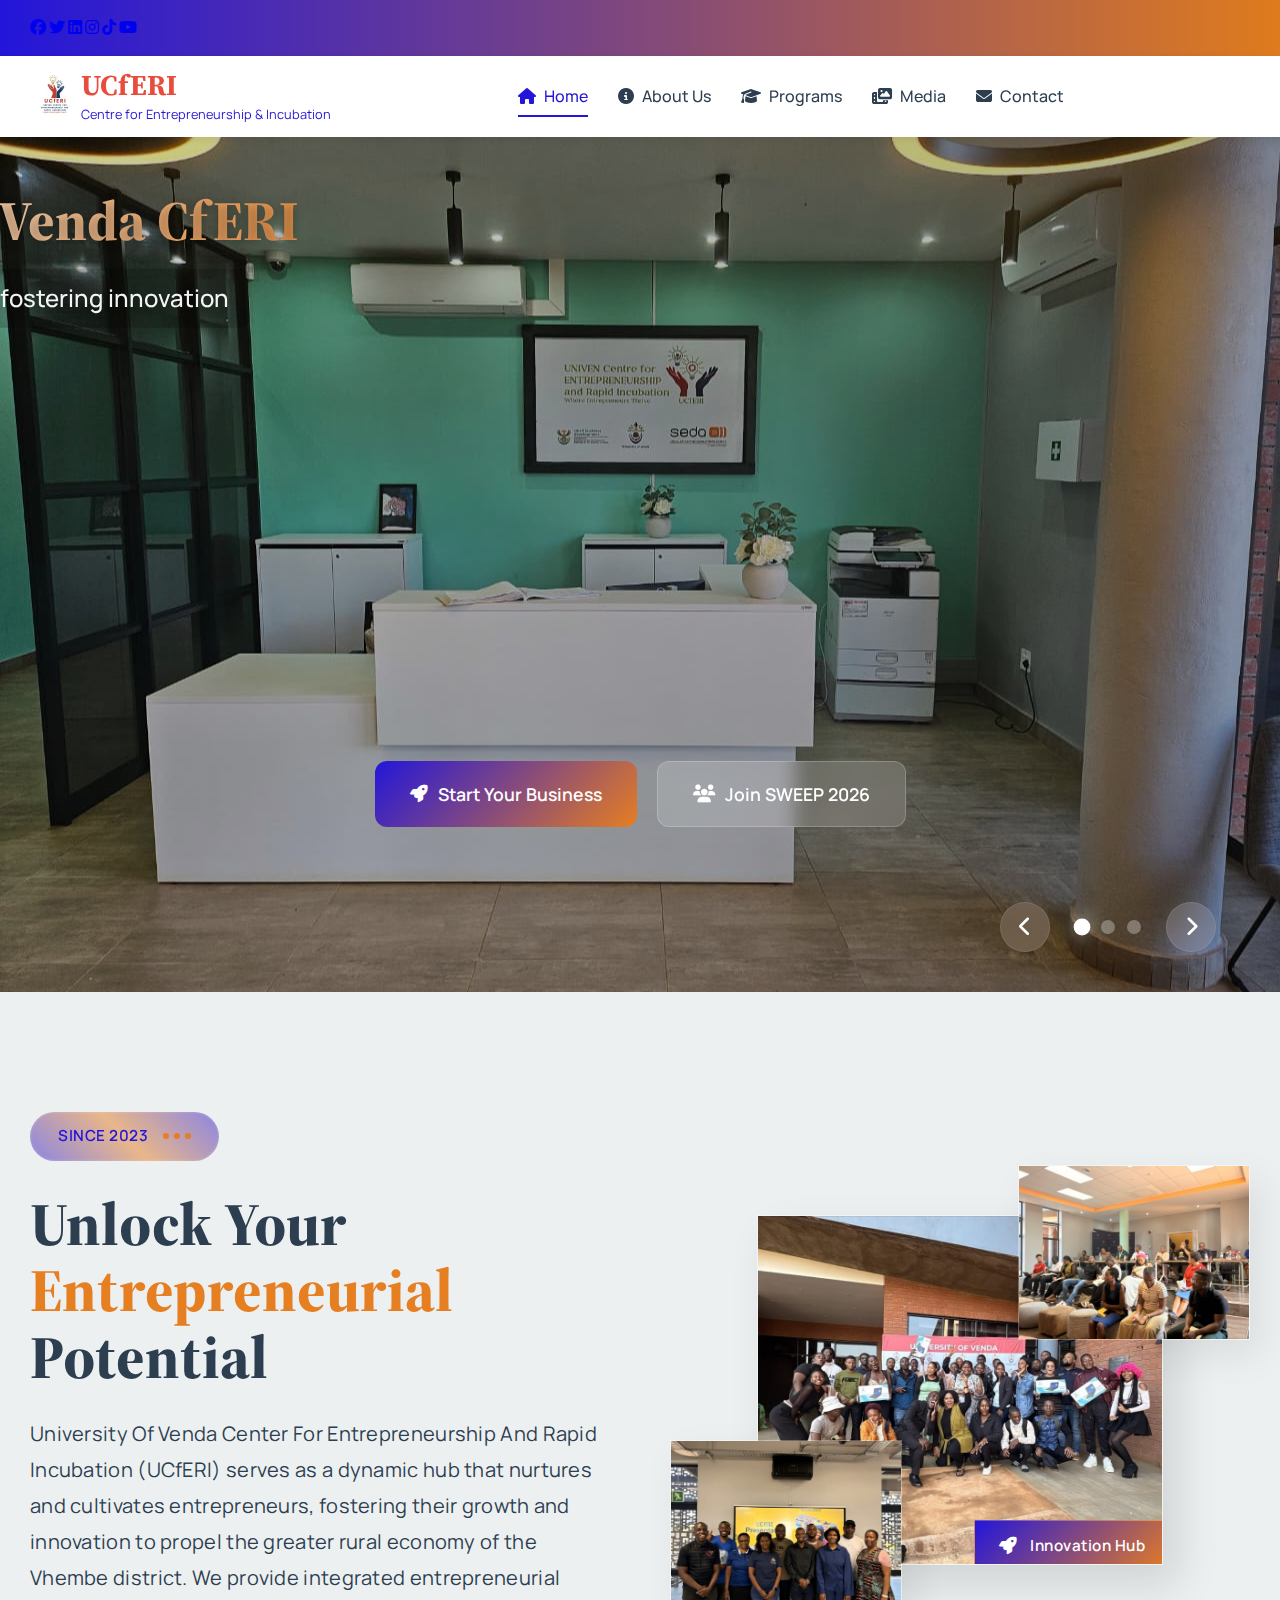
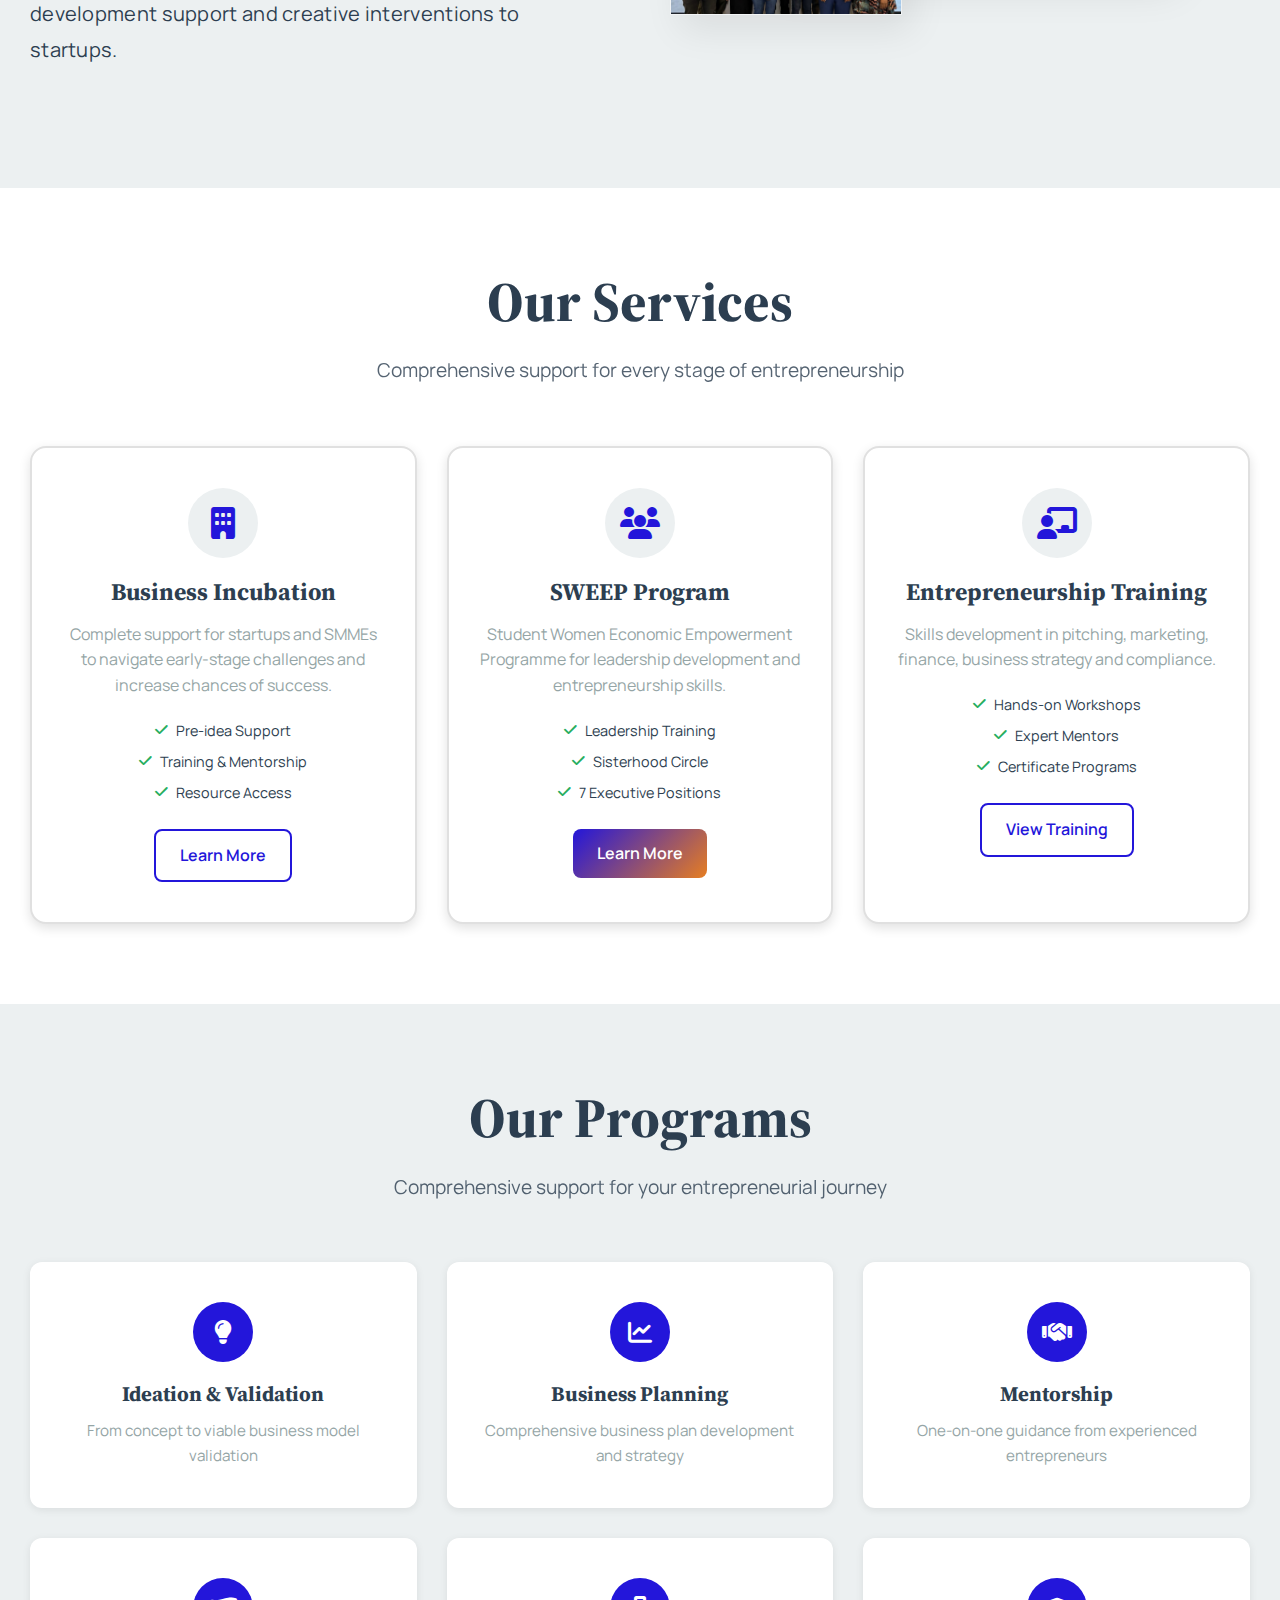
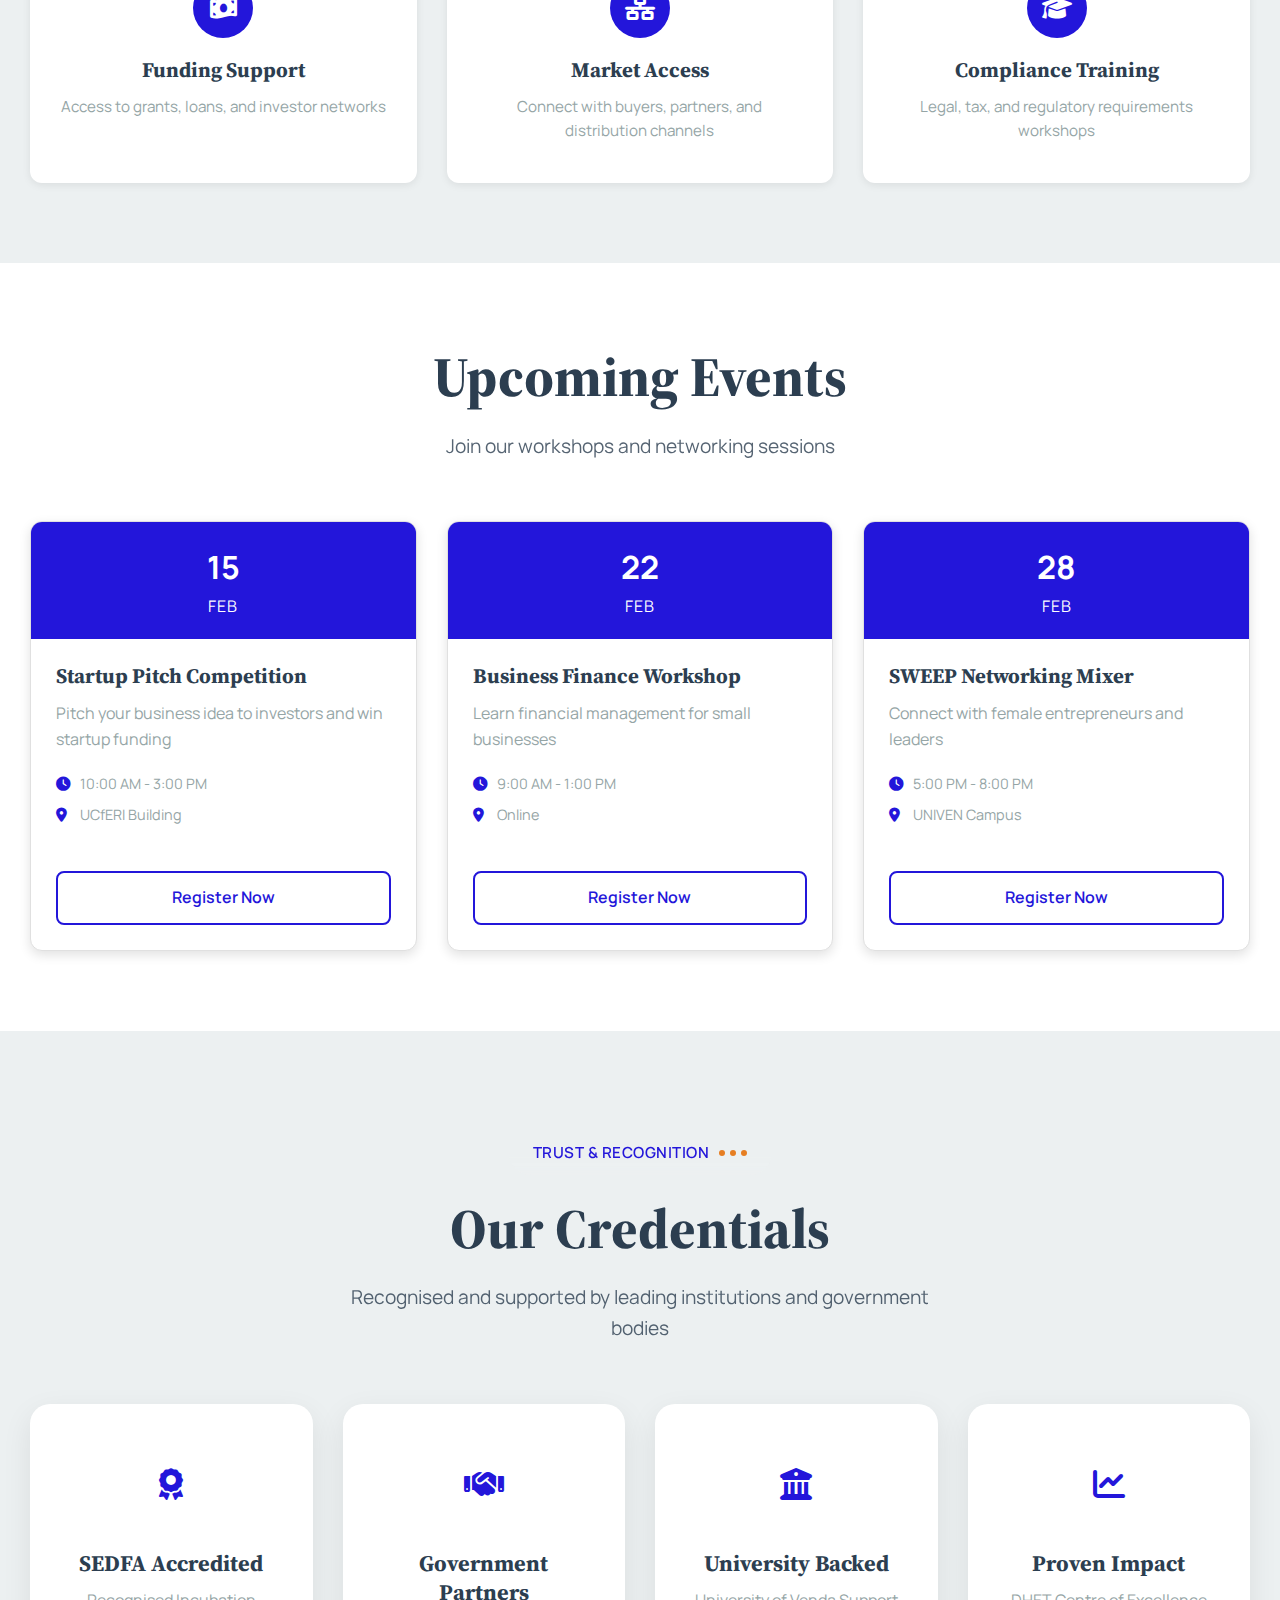
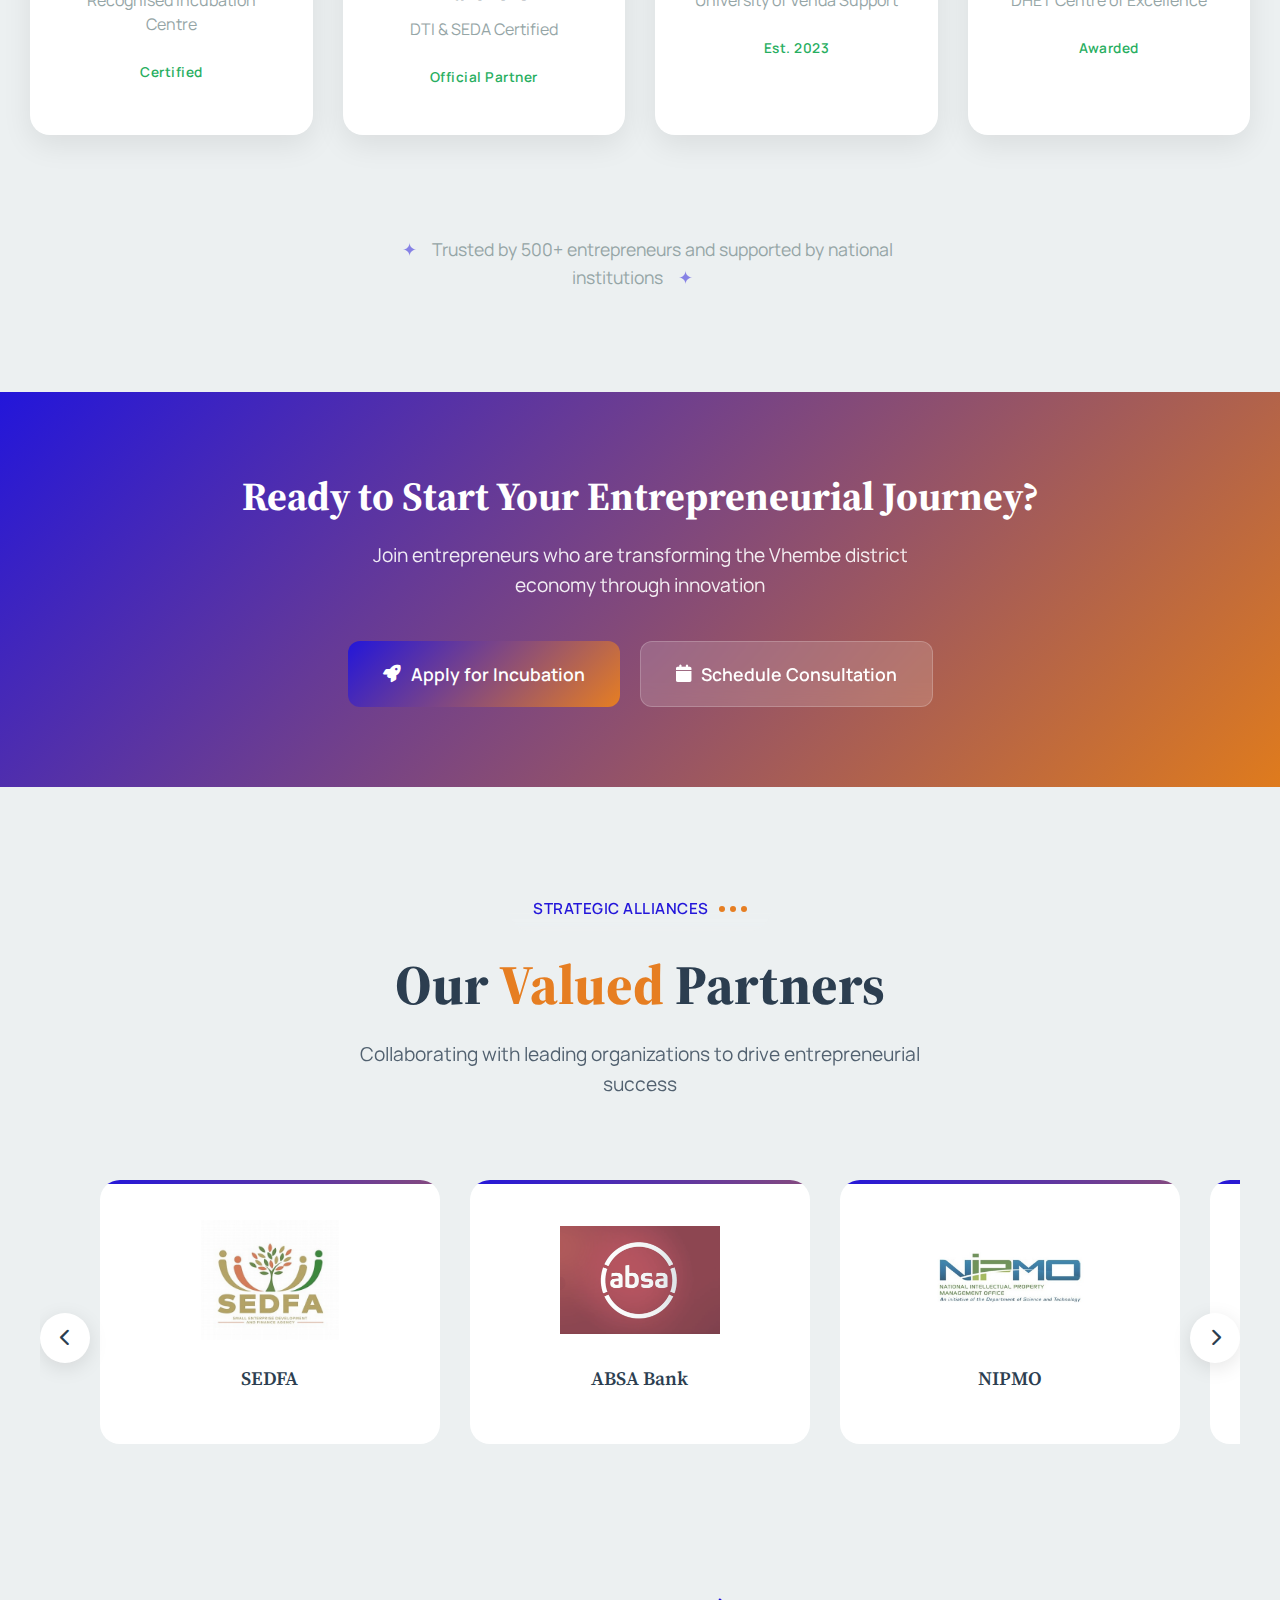
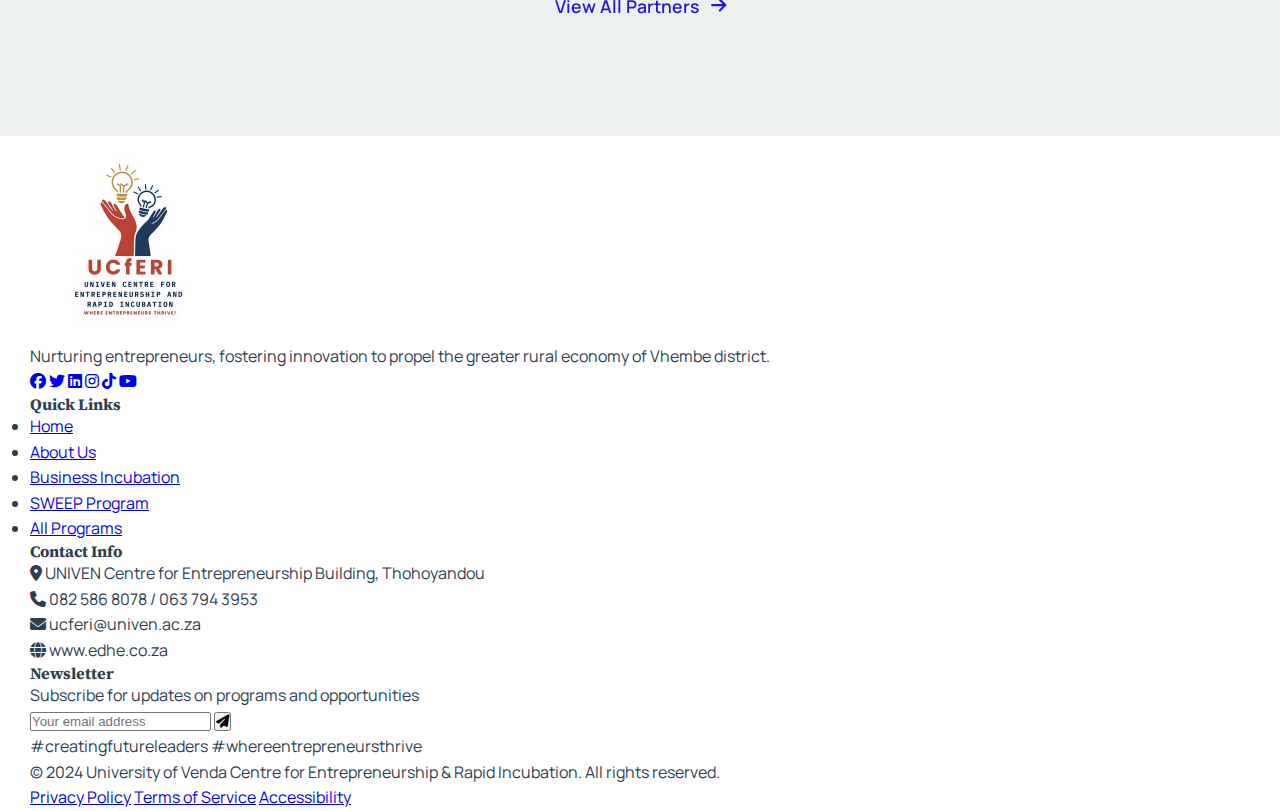
<file: index.html>
<!DOCTYPE html>
<html lang="en">
<head>
    <meta charset="UTF-8">
    <meta name="viewport" content="width=device-width, initial-scale=1.0">
    <title>UCfERI | University of Venda Entrepreneurship Centre</title>
    <link rel="stylesheet" href="https://cdnjs.cloudflare.com/ajax/libs/font-awesome/6.4.0/css/all.min.css">
    <link href="https://fonts.googleapis.com/css2?family=Manrope:wght@300;400;500;600;700;800&family=Source+Serif+Pro:wght@400;600;700&display=swap" rel="stylesheet">
    <link rel="stylesheet" href="css/header.css">
    <link rel="stylesheet" href="css/index.css">
    <link rel="stylesheet" href="css/mobile.css">
    <!-- Google tag (gtag.js) -->
<script async src="https://www.googletagmanager.com/gtag/js?id=G-H4L52LZVHL"></script>
<script>
  window.dataLayer = window.dataLayer || [];
  function gtag(){dataLayer.push(arguments);}
  gtag('js', new Date());

  gtag('config', 'G-H4L52LZVHL');
</script>
</head>
<body>
    <!-- Announcement Bar -->
   <div class="announcement-bar">
        <div class="container">
          <!-- <div class="announcement-content">
               <span class="announcement-tag"><i class="fas fa-bell"></i> Applications Open</span>
                <span class="announcement-text">Business Incubation 2024 & SWEEP Executive 2026</span>
                <a href="programs.html" class="announcement-link">Apply Now <i class="fas fa-arrow-right"></i></a> 
            </div> -->
<div class="social-links">
                        <a href="https://www.facebook.com/profile.php?id=61559043681399" aria-label="Facebook" target="_blank"><i class="fab fa-facebook"></i></a>
                        <a href="#" aria-label="Twitter"><i class="fab fa-twitter"></i></a>
                        <a href="https://www.linkedin.com/company/univencferi/posts/?feedView=all" aria-label="LinkedIn" target="_blank"><i class="fab fa-linkedin"></i></a>
                        <a href="https://www.instagram.com/univen.cferi" aria-label="Instagram" target="_blank"><i class="fab fa-instagram"></i></a>
                        <a href="https://www.tiktok.com/@univen.cferi" aria-label="TikTok" target="_blank"><i class="fab fa-tiktok"></i></a>
                        <a href="https://www.youtube.com/@UCfERIPressClub" aria-label="YouTube" target="_blank"><i class="fab fa-youtube"></i></a>
                    </div>
        </div>
    </div> 

    <!-- Header -->
    <header class="header">
        <div class="container">
            <nav class="navbar">
                <!-- Logo -->
                <div class="logo">
                    <a href="index.html">
                        <div class="logo-image">
                            <img src="images/univencferi_logo.jpeg" alt="University of Venda Centre for Entrepreneurship & Rapid Incubation">
                        </div>
                        <div class="logo-text">
                            <h1>UCfERI</h1>
                            <p>Centre for Entrepreneurship & Incubation</p>
                        </div>
                    </a>
                </div>

                <!-- Desktop Navigation -->
                <ul class="nav-menu">
                    <li><a href="index.html" class="nav-link active"><i class="fas fa-home"></i> Home</a></li>
                    <li class="dropdown">     
                        <a href="about.html" class="nav-link"><i class="fas fa-info-circle"></i> About Us </a> </a>
                        <div class="dropdown-content">
                            <a href="about.html#mission&vision"><i class="fas fa-bullseye"></i> Mission</a>
                            <a href="about.html#mission&vision"><i class="fas fa-low-vision"></i> Vision</a>
                            <a href="about.html#history"><i class="fas fa-history"></i> History</a>
                        </div> 
                    </li>      
                    <li class="dropdown">
                        <a href="programs.html" class="nav-link"><i class="fas fa-graduation-cap"></i> Programs </i></a>
                        <div class="dropdown-content">
                            <a href="incubation.html"><i class="fas fa-rocket"></i> Business Incubation</a>
                            <a href="sweep.html"><i class="fas fa-users"></i> SWEEP Program</a>
                            <a href="programs.html#training"><i class="fas fa-chalkboard-teacher"></i> Training Programs</a>
                        </div>
                    </li>
                    <li class="dropdown">
                       <a href="#" class="nav-link"><i class="fas fa-photo-video"></i> Media</a>
                       <div class="dropdown-content">
                            <a href="blog.html"><i class="fas fa-blog"></i> Blog</a>
                            <a href="news.html"><i class="fas fa-newspaper"></i> News</a>
                            <a href="events.html"><i class="fas fa-calendar-alt"></i> Events</a>
                            <a href="resources.html"><i class="fas fa-book"></i>Resources</a>
                   <a href="story.html" class="nav-link"><i class="fas fa-trophy"></i> Sucess Story</a>
                       </div>
                    </li>   
                    <li><a href="contact.html" class="nav-link"><i class="fas fa-envelope"></i> Contact</a></li>
                     
                </ul>

                <!-- CTA Button -->
                <div class="header-cta">
                   
                  <!--  <a href="programs.html" class="btn btn-primary">Apply Now</a> -->
                </div>

                <!-- Mobile Menu Toggle -->
                <button class="mobile-toggle" aria-label="Toggle mobile menu">
                    <div class="hamburger">
                        <span></span>
                        <span></span>
                        <span></span>
                    </div>
                </button>
            </nav>
        </div>
    </header>

    <!-- Hero Section with Sliding Images -->
   <!-- Hero Section with Sliding Images -->
<section class="hero">
    <!-- Hero Images Container -->
    <div class="hero-images">
        <div class="hero-slide active" style="background-image: url('images/new/hero1.jpeg');">
            <div class="slide-overlay"></div>
            <div class="slide-content">
                <h2 class="slide-title">University of Venda CfERI</h2>
                <p class="slide-text">Nurturing entrepreneurs, fostering innovation</p>
            </div>
        </div>
        <div class="hero-slide" style="background-image: url('images/new/hero2.jpeg');">
            <div class="slide-overlay"></div>
            <div class="slide-content">
                <h2 class="slide-title">Student Women Economic Empowerment</h2>
                <p class="slide-text">Empowering future female leaders</p>
            </div>
        </div>
        <div class="hero-slide" style="background-image: url('images/new/hero3.jpeg');">
            <div class="slide-overlay"></div>
            <div class="slide-content">
                <h2 class="slide-title">Startup Support & Incubation</h2>
                <p class="slide-text">Creative interventions for startups</p>
            </div>
        </div>
    </div>

    <!-- Hero Content Overlay -->
    <div class="hero-content-overlay">
        <div class="container">
            <div class="hero-content">
                <!-- CTA Buttons -->
                <div class="hero-cta">
                    <a href="incubation.html" class="btn btn-primary btn-large">
                        <i class="fas fa-rocket"></i>
                        Start Your Business
                    </a>
                    <a href="sweep.html" class="btn btn-secondary btn-large">
                        <i class="fas fa-users"></i>
                        Join SWEEP 2026
                    </a>
                </div>
            </div>
        </div>
    </div>

    <!-- Slide Navigation -->
    <div class="slide-nav">
        <button class="slide-prev" aria-label="Previous slide"><i class="fas fa-chevron-left"></i></button>
        <div class="slide-dots">
            <button class="dot active" data-slide="0" aria-label="Go to slide 1"></button>
            <button class="dot" data-slide="1" aria-label="Go to slide 2"></button>
            <button class="dot" data-slide="2" aria-label="Go to slide 3"></button>
        </div>
        <button class="slide-next" aria-label="Next slide"><i class="fas fa-chevron-right"></i></button>
    </div>
</section>

<!-- About Section - Split Layout with Image Cards -->
<!-- About Section - Split Layout with Stacked Corner Images -->
<section class="about-section">
    <div class="container">
        <div class="about-split-layout">
            <!-- Left Side - Content (NO BUTTONS) -->
            <div class="about-left">
                <div class="about-badge">
                    <span class="badge-text">Since 2023</span>
                    <div class="badge-dots">
                        <span></span>
                        <span></span>
                        <span></span>
                    </div>
                </div>
                
                <h1 class="about-title">
                    Unlock Your
                    <span class="title-highlight">Entrepreneurial</span>
                    Potential
                </h1>
                
                <div class="about-description-container">
                    <p class="about-description">
                        University Of Venda Center For Entrepreneurship And Rapid Incubation (UCfERI)
                        serves as a dynamic hub that nurtures and cultivates entrepreneurs,
                        fostering their growth and innovation to propel the greater rural economy
                        of the Vhembe district. We provide integrated entrepreneurial development
                        support and creative interventions to startups.
                    </p>
                </div>
            </div>
            
            <!-- Right Side - Stacked Corner Images -->
            <div class="about-right">
                <div class="image-collage">
                    <!-- Main Image - Centered -->
                    <div class="main-image">
                        <img src="images/new/WhatsApp Image 2026-02-11 at 19.08.53 (3).jpeg" alt="Entrepreneurs at UCfERI">
                        <!-- Floating Badge on Main Image -->
                        <div class="floating-badge">
                            <i class="fas fa-rocket"></i>
                            <span>Innovation Hub</span>
                        </div>
                    </div>
                    
                    <!-- Side Image - Top Right Corner (shifted right of middle) -->
                    <div class="side-image top-right">
                        <img src="images/new/WhatsApp Image 2026-02-11 at 19.08.53.jpeg" alt="Startup Support">
                    </div>
                    
                    <!-- Side Image - Bottom Left Corner (shifted left of middle) -->
                    <div class="side-image bottom-left">
                        <img src="images/new/WhatsApp Image 2026-02-11 at 19.08.56.jpeg" alt="Innovation Lab">
                    </div>
                </div>
            </div>
        </div>
        
        <!-- Decorative Elements -->
        <div class="about-decoration decoration-1"></div>
        <div class="about-decoration decoration-2"></div>
        <div class="about-decoration decoration-3"></div>
    </div>
</section>

<!-- Programs Preview our services -->
    <section class="programs-preview">
        <div class="container">
            <div class="section-header">
                <h2 class="section-title">Our Services</h2>
                <p class="section-subtitle">Comprehensive support for every stage of entrepreneurship</p>
            </div>

            <div class="programs-grid">
                <div class="program-card">
                    <div class="program-icon">
                        <i class="fas fa-building"></i>
                    </div>
                    <h3>Business Incubation</h3>
                    <p>Complete support for startups and SMMEs to navigate early-stage challenges and increase chances of success.</p>
                    <div class="program-features">
                        <span><i class="fas fa-check"></i> Pre-idea Support</span>
                        <span><i class="fas fa-check"></i> Training & Mentorship</span>
                        <span><i class="fas fa-check"></i> Resource Access</span>
                    </div>
                    <a href="incubation.html" class="btn btn-outline">Learn More</a>
                </div>

                <div class="program-card">
                    <div class="program-icon">
                        <i class="fas fa-users"></i>
                    </div>
                    <h3>SWEEP Program</h3>
                    <p>Student Women Economic Empowerment Programme for leadership development and entrepreneurship skills.</p>
                    <div class="program-features">
                        <span><i class="fas fa-check"></i> Leadership Training</span>
                        <span><i class="fas fa-check"></i> Sisterhood Circle</span>
                        <span><i class="fas fa-check"></i> 7 Executive Positions</span>
                    </div>
                    <a href="sweep.html" class="btn btn-primary">Learn More</a>
                </div>

                <div class="program-card">
                    <div class="program-icon">
                        <i class="fas fa-chalkboard-teacher"></i>
                    </div>
                    <h3>Entrepreneurship Training</h3>
                    <p>Skills development in pitching, marketing, finance, business strategy and compliance.</p>
                    <div class="program-features">
                        <span><i class="fas fa-check"></i> Hands-on Workshops</span>
                        <span><i class="fas fa-check"></i> Expert Mentors</span>
                        <span><i class="fas fa-check"></i> Certificate Programs</span>
                    </div>
                    <a href="programs.html#training" class="btn btn-outline">View Training</a>
                </div>
            </div>
        </div>
    </section>

    <!-- Services Section -->
    <section class="services-section">
        <div class="container">
            <div class="section-header">
                <h2 class="section-title">Our Programs</h2>
                <p class="section-subtitle">Comprehensive support for your entrepreneurial journey</p>
            </div>

            <div class="services-grid">
                <div class="service">
                    <div class="service-icon">
                        <i class="fas fa-lightbulb"></i>
                    </div>
                    <h3>Ideation & Validation</h3>
                    <p>From concept to viable business model validation</p>
                </div>

                <div class="service">
                    <div class="service-icon">
                        <i class="fas fa-chart-line"></i>
                    </div>
                    <h3>Business Planning</h3>
                    <p>Comprehensive business plan development and strategy</p>
                </div>

                <div class="service">
                    <div class="service-icon">
                        <i class="fas fa-handshake"></i>
                    </div>
                    <h3>Mentorship</h3>
                    <p>One-on-one guidance from experienced entrepreneurs</p>
                </div>

                <div class="service">
                    <div class="service-icon">
                        <i class="fas fa-money-bill-wave"></i>
                    </div>
                    <h3>Funding Support</h3>
                    <p>Access to grants, loans, and investor networks</p>
                </div>

                <div class="service">
                    <div class="service-icon">
                        <i class="fas fa-network-wired"></i>
                    </div>
                    <h3>Market Access</h3>
                    <p>Connect with buyers, partners, and distribution channels</p>
                </div>

                <div class="service">
                    <div class="service-icon">
                        <i class="fas fa-graduation-cap"></i>
                    </div>
                    <h3>Compliance Training</h3>
                    <p>Legal, tax, and regulatory requirements workshops</p>
                </div>
            </div>
        </div>
    </section>
    

    <!-- Upcoming Events -->
    <section class="events-section">
        <div class="container">
            <div class="section-header">
                <h2 class="section-title">Upcoming Events</h2>
                <p class="section-subtitle">Join our workshops and networking sessions</p>
            </div>

            <div class="events-grid">
                <div class="event-card">
                    <div class="event-date">
                        <span class="date-day">15</span>
                        <span class="date-month">FEB</span>
                    </div>
                    <div class="event-content">
                        <h3>Startup Pitch Competition</h3>
                        <p>Pitch your business idea to investors and win startup funding</p>
                        <div class="event-details">
                            <span><i class="fas fa-clock"></i> 10:00 AM - 3:00 PM</span>
                            <span><i class="fas fa-map-marker-alt"></i> UCfERI Building</span>
                        </div>
                    </div>
                    <a href="#" class="btn btn-outline">Register Now</a>
                </div>

                <div class="event-card">
                    <div class="event-date">
                        <span class="date-day">22</span>
                        <span class="date-month">FEB</span>
                    </div>
                    <div class="event-content">
                        <h3>Business Finance Workshop</h3>
                        <p>Learn financial management for small businesses</p>
                        <div class="event-details">
                            <span><i class="fas fa-clock"></i> 9:00 AM - 1:00 PM</span>
                            <span><i class="fas fa-map-marker-alt"></i> Online</span>
                        </div>
                    </div>
                    <a href="#" class="btn btn-outline">Register Now</a>
                </div>

                <div class="event-card">
                    <div class="event-date">
                        <span class="date-day">28</span>
                        <span class="date-month">FEB</span>
                    </div>
                    <div class="event-content">
                        <h3>SWEEP Networking Mixer</h3>
                        <p>Connect with female entrepreneurs and leaders</p>
                        <div class="event-details">
                            <span><i class="fas fa-clock"></i> 5:00 PM - 8:00 PM</span>
                            <span><i class="fas fa-map-marker-alt"></i> UNIVEN Campus</span>
                        </div>
                    </div>
                    <a href="#" class="btn btn-outline">Register Now</a>
                </div>
            </div>
        </div>
    </section>

    
    <!-- Trust Section -->
   <!-- Trust Section -->
<section class="trust-section">
    <div class="container">
        <div class="section-header">
            <div class="section-badge">
                <span class="badge-text">Trust & Recognition</span>
                <div class="badge-dots">
                    <span></span>
                    <span></span>
                    <span></span>
                </div>
            </div>
            <h2 class="section-title">Our Credentials</h2>
            <p class="section-subtitle">Recognised and supported by leading institutions and government bodies</p>
        </div>
        
        <div class="trust-grid">
            <div class="trust-item">
                <div class="trust-icon">
                    <i class="fas fa-award"></i>
                </div>
                <h3 class="trust-title">SEDFA Accredited</h3>
                <p class="trust-description">Recognised Incubation Centre</p>
                <div class="trust-badge">Certified</div>
            </div>
            <div class="trust-item">
                <div class="trust-icon">
                    <i class="fas fa-handshake"></i>
                </div>
                <h3 class="trust-title">Government Partners</h3>
                <p class="trust-description">DTI & SEDA Certified</p>
                <div class="trust-badge">Official Partner</div>
            </div>
            <div class="trust-item">
                <div class="trust-icon">
                    <i class="fas fa-university"></i>
                </div>
                <h3 class="trust-title">University Backed</h3>
                <p class="trust-description">University of Venda Support</p>
                <div class="trust-badge">Est. 2023</div>
            </div>
            <div class="trust-item">
                <div class="trust-icon">
                    <i class="fas fa-chart-line"></i>
                </div>
                <h3 class="trust-title">Proven Impact</h3>
                <p class="trust-description">DHET Centre of Excellence</p>
                <div class="trust-badge">Awarded</div>
            </div>
        </div>
        
        <div class="trust-footer">
            <p>Trusted by 500+ entrepreneurs and supported by national institutions</p>
        </div>
    </div>
</section>


    <!-- CTA Section -->
    <section class="cta-section">
        <div class="container">
            <div class="cta-content">
                <h2>Ready to Start Your Entrepreneurial Journey?</h2>
                <p>Join entrepreneurs who are transforming the Vhembe district economy through innovation</p>
                <div class="cta-buttons">
                    <a href="incubation.html" class="btn btn-primary btn-large">
                        <i class="fas fa-rocket"></i>
                        Apply for Incubation
                    </a>
                    <a href="contact.html" class="btn btn-secondary btn-large">
                        <i class="fas fa-calendar"></i>
                        Schedule Consultation
                    </a>
                </div>
            </div>
        </div>
    </section>

    <!-- Partners Section -->
     <!-- Partners Section -->
    <section class="partners-section">
    <div class="container">
        <!-- Section Header -->
        <div class="section-header">
            <div class="section-badge">
                <span class="badge-text">Strategic Alliances</span>
                <div class="badge-dots">
                    <span></span>
                    <span></span>
                    <span></span>
                </div>
            </div>
            
            <h2 class="section-title">
                Our <span class="title-highlight">Valued</span> Partners
            </h2>
            
            <p class="section-subtitle">
                Collaborating with leading organizations to drive entrepreneurial success
            </p>
        </div>

        <!-- Partners Carousel -->
        <div class="partners-carousel-container">
            <div class="partners-carousel">
                <!-- Partner 1: SEDFA -->
                <div class="partner-slide">
                    <div class="partner-card">
                        <div class="partner-logo">
                            <img src="images/partners/sedfa-logo.jpeg" alt="SEDFA Logo" class="partner-logo-img">
                        </div>
                        <h3 class="partner-name">SEDFA</h3>
                    </div>
                </div>

                <!-- Partner 2: ABSA Bank -->
                <div class="partner-slide">
                    <div class="partner-card">
                        <div class="partner-logo">
                            <img src="images/partners/absa-logo.png" alt="ABSA Bank Logo" class="partner-logo-img">
                        </div>
                        <h3 class="partner-name">ABSA Bank</h3>
                    </div>
                </div>

                <!-- Partner 3: NIPMO -->
                <div class="partner-slide">
                    <div class="partner-card">
                        <div class="partner-logo">
                            <img src="images/partners/nipmo-logo.jpeg" alt="NIPMO Logo" class="partner-logo-img">
                        </div>
                        <h3 class="partner-name">NIPMO</h3>
                    </div>
                </div>

                <!-- Partner 4: TIA -->
                <div class="partner-slide">
                    <div class="partner-card">
                        <div class="partner-logo">
                            <img src="images/partners/tia-logo.webp" alt="TIA Logo" class="partner-logo-img">
                        </div>
                        <h3 class="partner-name">TIA</h3>
                    </div>
                </div>

                <!-- Partner 5: Vhembe District Municipality -->
                <div class="partner-slide">
                    <div class="partner-card">
                        <div class="partner-logo">
                            <img src="images/partners/vhembe-logo.png" alt="Vhembe District Municipality Logo" class="partner-logo-img">
                        </div>
                        <h3 class="partner-name">Vhembe District Municipality</h3>
                    </div>
                </div>

                <!-- Partner 6: THENSA -->
                <div class="partner-slide">
                    <div class="partner-card">
                        <div class="partner-logo">
                            <img src="images/partners/thensa-logo.png" alt="THENSA Logo" class="partner-logo-img">
                        </div>
                        <h3 class="partner-name">THENSA</h3>
                    </div>
                </div>

                <!-- Partner 7: University of Venda -->
                <div class="partner-slide">
                    <div class="partner-card">
                        <div class="partner-logo">
                            <img src="images/partners/univen-logo.jpg" alt="University of Venda Logo" class="partner-logo-img">
                        </div>
                        <h3 class="partner-name">University of Venda</h3>
                    </div>
                </div>
            </div>

            <!-- Carousel Navigation -->
            <button class="carousel-nav prev" aria-label="Previous partners">
                <i class="fas fa-chevron-left"></i>
            </button>
            <button class="carousel-nav next" aria-label="Next partners">
                <i class="fas fa-chevron-right"></i>
            </button>
            
            <!-- Carousel Dots -->
            <div class="carousel-dots"></div>
        </div>

        <!-- View All Partners Button -->
        <div class="partners-cta">
            <a href="contact.html#partner" class="btn btn-secondary">
                View All Partners
                <i class="fas fa-arrow-right"></i>
            </a>
        </div>
    </div>
   </section>

    <!-- Footer -->
    <footer class="footer">
        <div class="container">
            <div class="footer-grid">
                <div class="footer-col">
                    <div class="footer-logo">
                        <img src="images/univencferi_logo.jpeg" alt="UCfERI">
                    </div>
                    <p class="footer-about">
                        Nurturing entrepreneurs, fostering innovation to propel the greater rural economy 
                        of Vhembe district.
                    </p>
<div class="social-links">
                        <a href="https://www.facebook.com/profile.php?id=61559043681399" aria-label="Facebook" target="_blank"><i class="fab fa-facebook"></i></a>
                        <a href="#" aria-label="Twitter"><i class="fab fa-twitter"></i></a>
                        <a href="https://www.linkedin.com/company/univencferi/posts/?feedView=all" aria-label="LinkedIn" target="_blank"><i class="fab fa-linkedin"></i></a>
                        <a href="https://www.instagram.com/univen.cferi" aria-label="Instagram" target="_blank"><i class="fab fa-instagram"></i></a>
                        <a href="https://www.tiktok.com/@univen.cferi" aria-label="TikTok" target="_blank"><i class="fab fa-tiktok"></i></a>
                        <a href="https://www.youtube.com/@UCfERIPressClub" aria-label="YouTube" target="_blank"><i class="fab fa-youtube"></i></a>
                    </div>
                </div>
                
                <div class="footer-col">
                    <h4 class="footer-title">Quick Links</h4>
                    <ul class="footer-links">
                        <li><a href="index.html">Home</a></li>
                        <li><a href="about.html">About Us</a></li>
                        <li><a href="incubation.html">Business Incubation</a></li>
                        <li><a href="sweep.html">SWEEP Program</a></li>
                        <li><a href="programs.html">All Programs</a></li>
                    </ul>
                </div>
                
                <div class="footer-col">
                    <h4 class="footer-title">Contact Info</h4>
                    <div class="contact-info">
                        <p><i class="fas fa-map-marker-alt"></i> UNIVEN Centre for Entrepreneurship Building, Thohoyandou</p>
                        <p><i class="fas fa-phone"></i> 082 586 8078 / 063 794 3953</p>
                        <p><i class="fas fa-envelope"></i> ucferi@univen.ac.za</p>
                        <p><i class="fas fa-globe"></i> www.edhe.co.za</p>
                    </div>
                </div>
                
                <div class="footer-col">
                    <h4 class="footer-title">Newsletter</h4>
                    <p>Subscribe for updates on programs and opportunities</p>
                    <form class="newsletter-form">
                        <input type="email" placeholder="Your email address" required aria-label="Email address">
                        <button type="submit" aria-label="Subscribe">
                            <i class="fas fa-paper-plane"></i>
                        </button>
                    </form>
                    <div class="hashtags">
                        <span>#creatingfutureleaders</span>
                        <span>#whereentrepreneursthrive</span>
                    </div>
                </div>
            </div>
            
            <div class="footer-bottom">
                <div class="copyright">
                    &copy; 2024 University of Venda Centre for Entrepreneurship & Rapid Incubation. All rights reserved.
                </div>
                <div class="footer-links">
                    <a href="#">Privacy Policy</a>
                    <a href="#">Terms of Service</a>
                    <a href="#">Accessibility</a>
                </div>
            </div>
        </div>
    </footer>
    
    <!-- Accessibility Widget - Always Visible -->
     <!-- Accessibility Widget -->





    <!-- JavaScript -->
    <script src="js/index.js"></script>
   <script src="js/mobile-menu.js"></script>
</body>
</html>
</file>
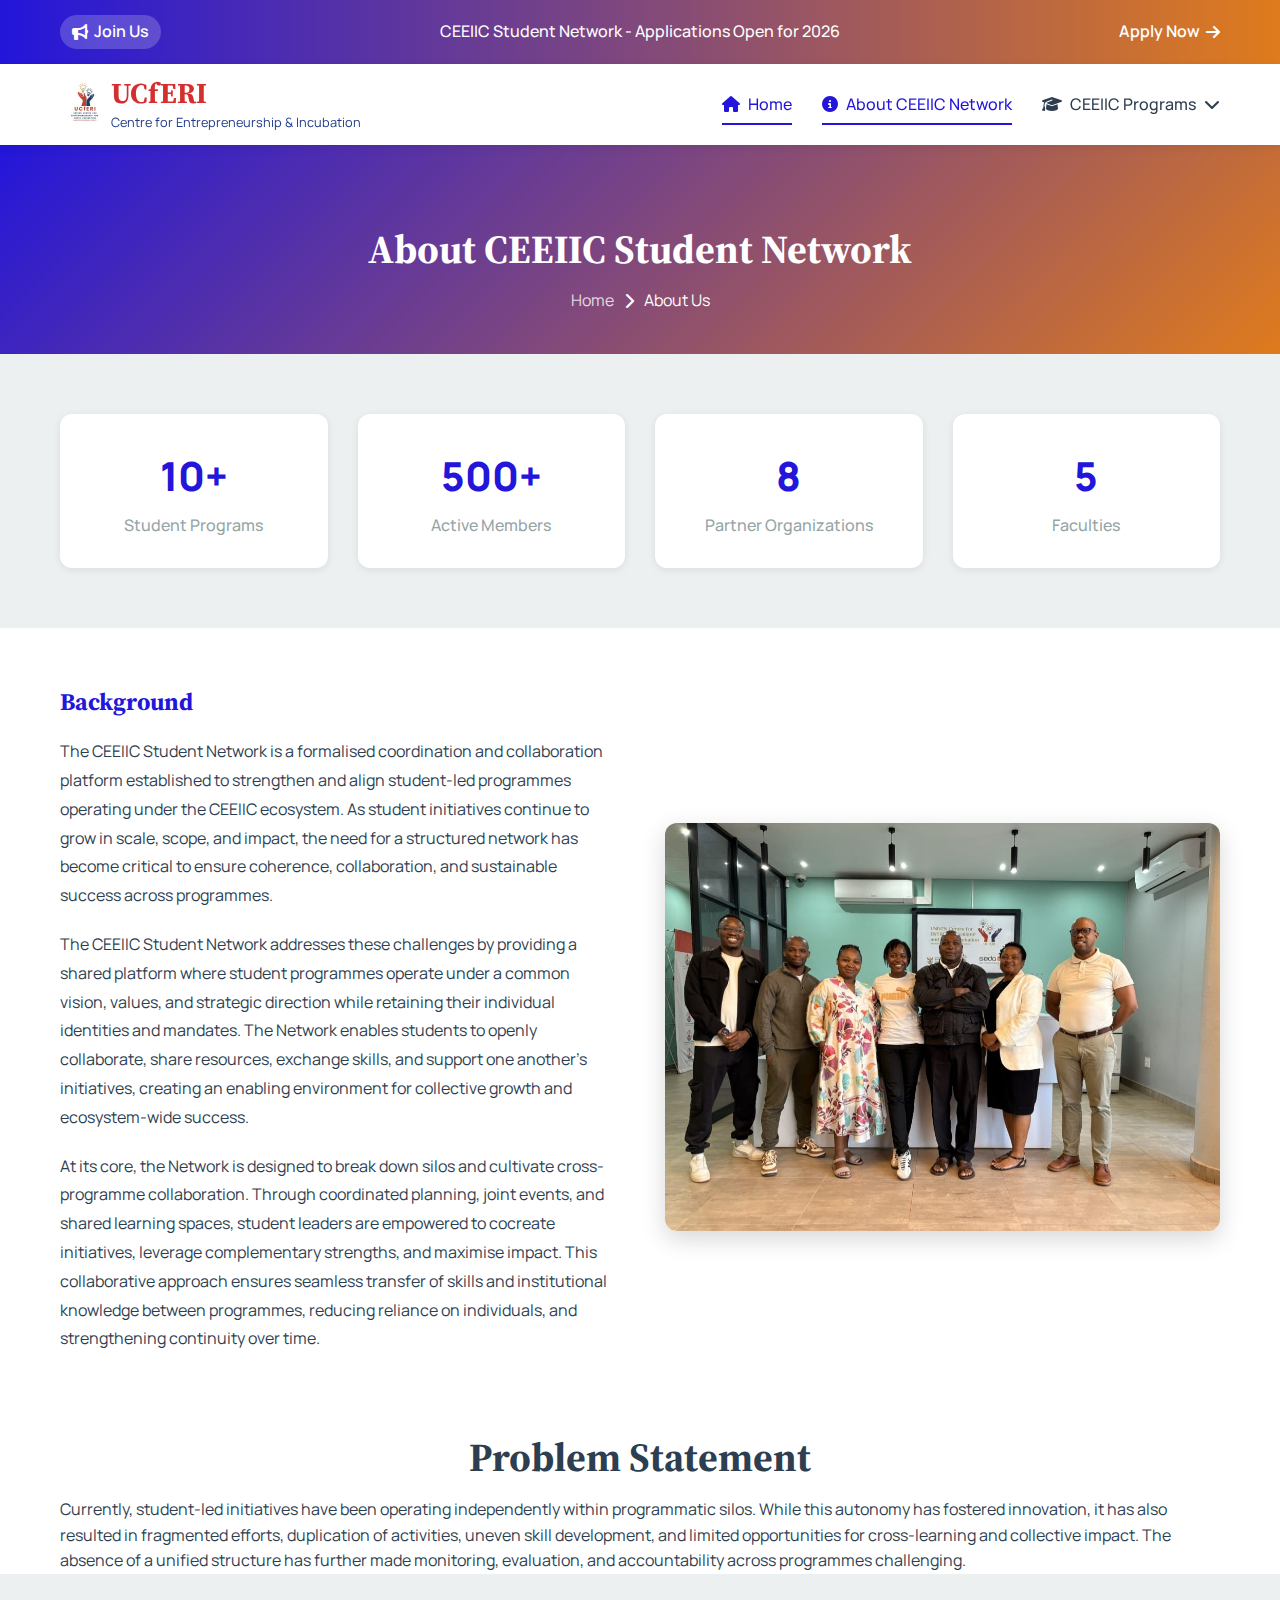
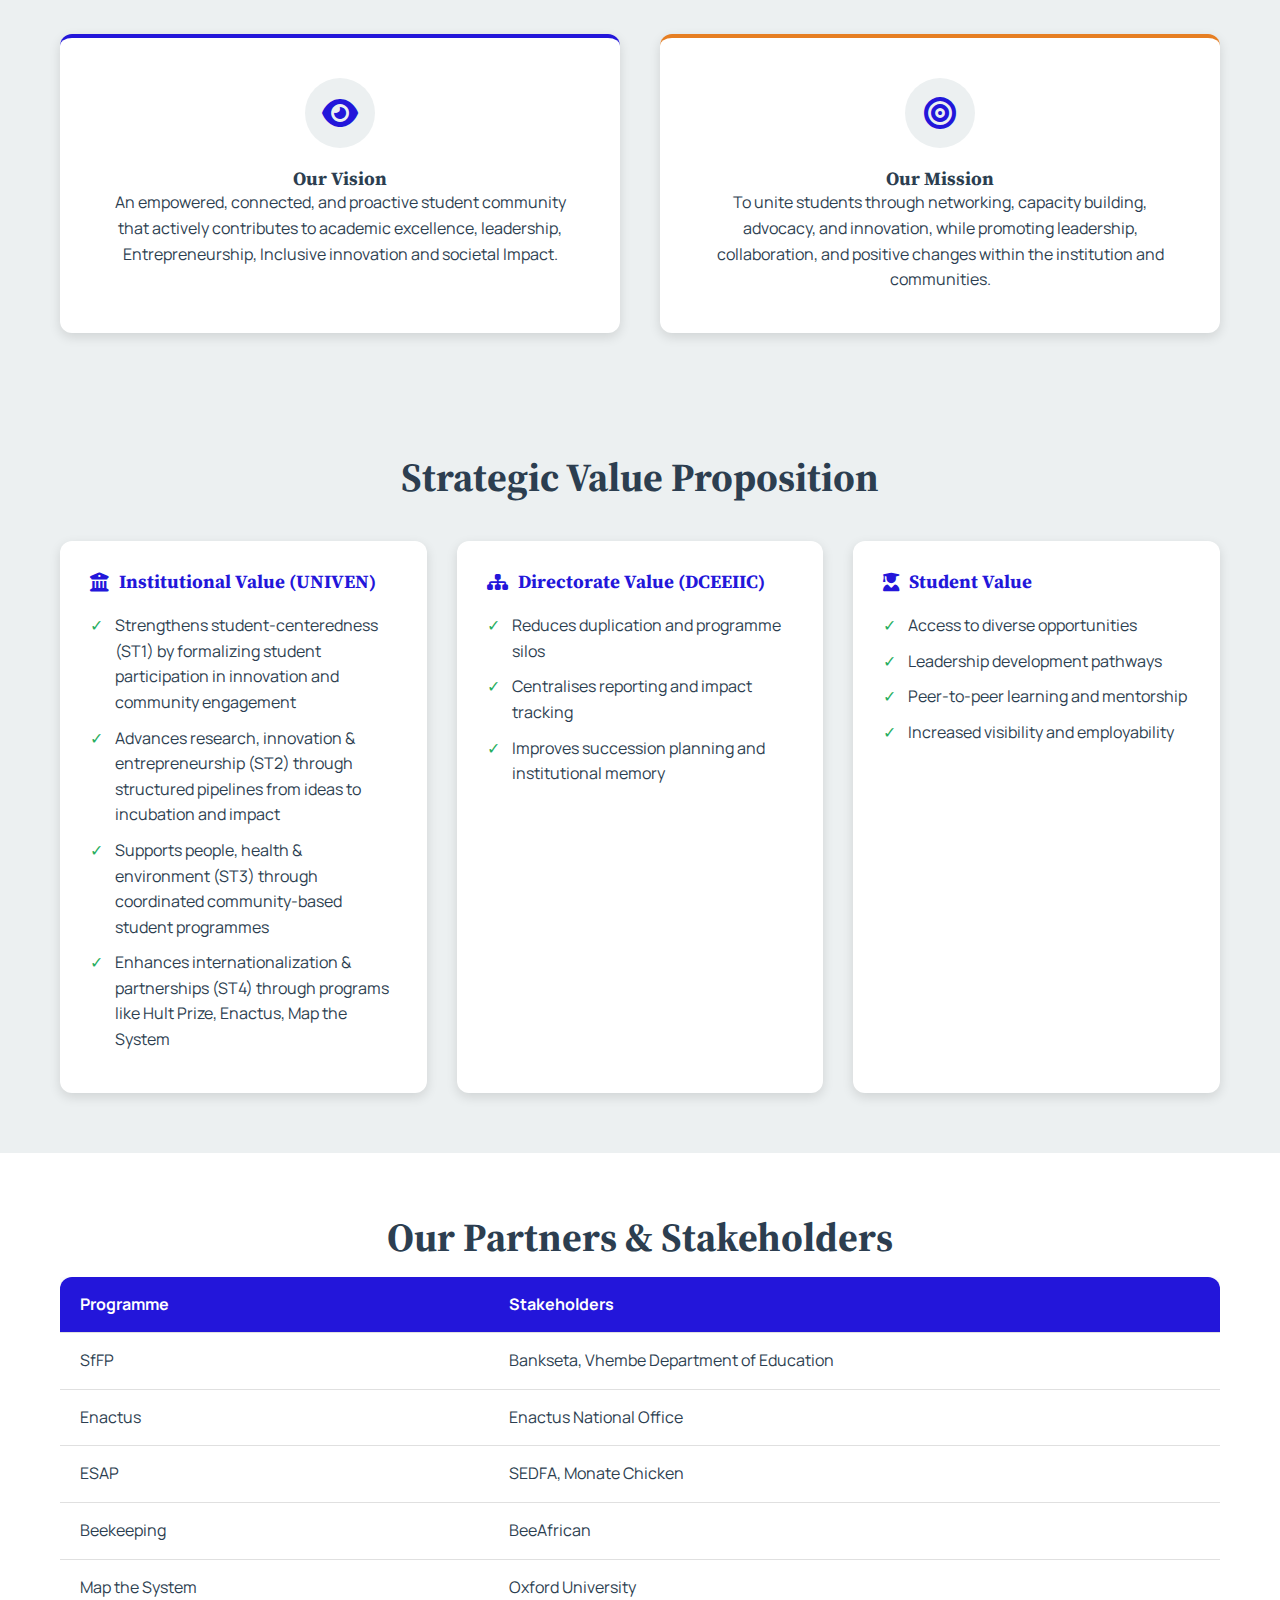
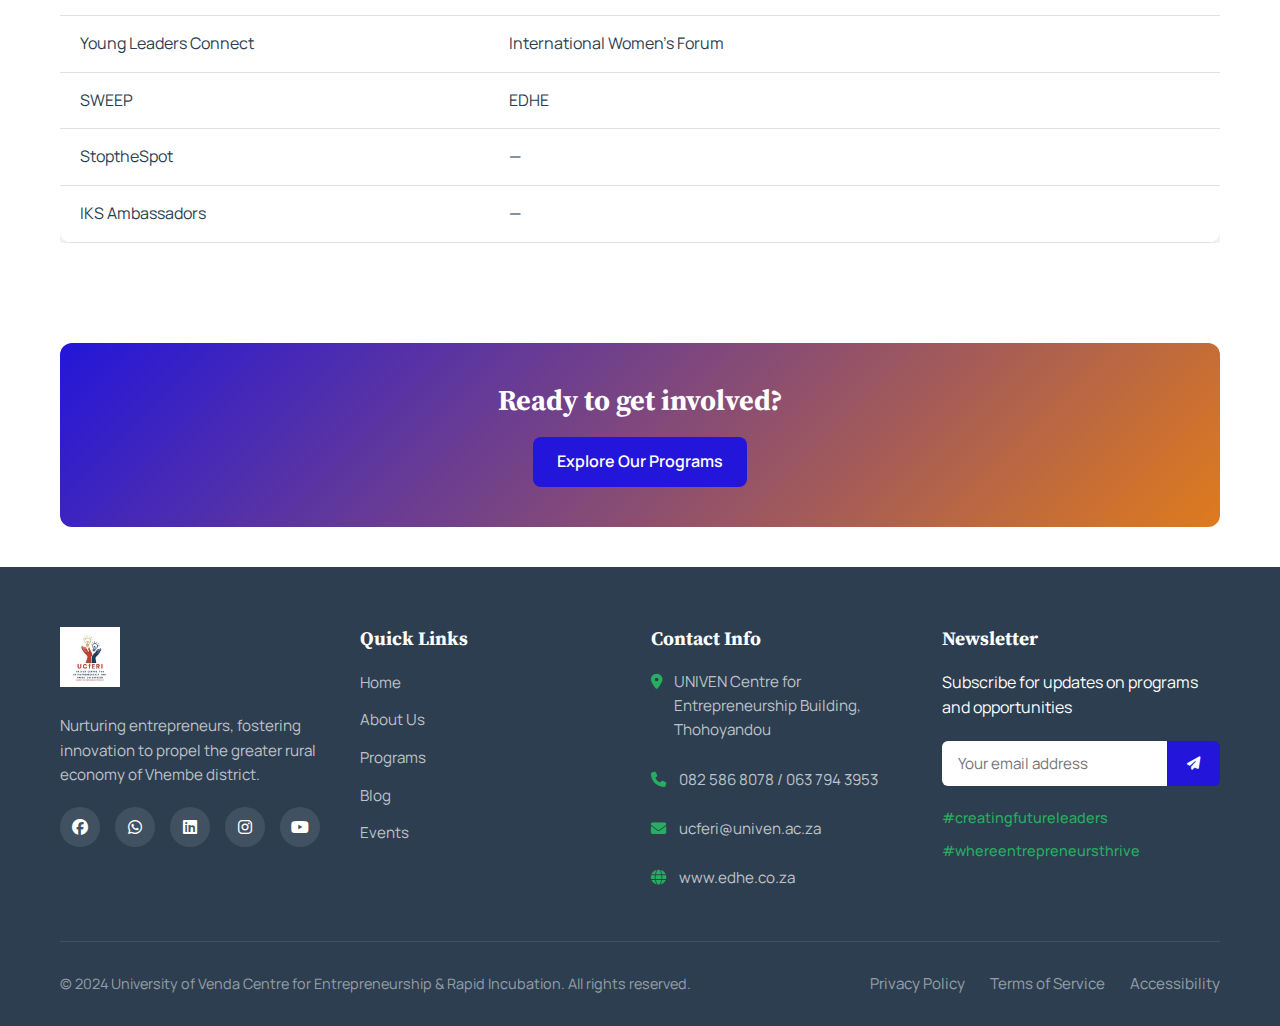
<file: ceeiic-about.html>
<!DOCTYPE html>
<html lang="en">
<head>
    <meta charset="UTF-8">
    <meta name="viewport" content="width=device-width, initial-scale=1.0">
    <title>About Us | CEEIIC Student Network</title>
    <link rel="stylesheet" href="https://cdnjs.cloudflare.com/ajax/libs/font-awesome/6.4.0/css/all.min.css">
    <link href="https://fonts.googleapis.com/css2?family=Manrope:wght@300;400;500;600;700;800&family=Source+Serif+Pro:wght@400;600;700&display=swap" rel="stylesheet">
    <link rel="stylesheet" href="css/ceeiic-style.css">
    <link rel="stylesheet" href="css/header-footer-home.css">
</head>
<body>
    <!-- Announcement Bar -->
    <div class="announcement-bar">
        <div class="container">
            <div class="announcement-content">
                <span class="announcement-tag"><i class="fas fa-bullhorn"></i> Join Us</span>
                <span class="announcement-text">CEEIIC Student Network - Applications Open for 2026</span>
                <a href="ceeic-programs.html#open-applications" class="announcement-link">Apply Now <i class="fas fa-arrow-right"></i></a>
            </div>
        </div>
    </div>

    <!-- Header (EXACT same as index.html) -->
     <!-- Header -->
    <header class="header">
        <div class="container">
            <nav class="navbar">
                <!-- Logo -->
                <div class="logo">
                    <a href="index.html">
                        <div class="logo-image">
                            <img src="images/univencferi_logo.jpeg" alt="University of Venda Centre for Entrepreneurship & Rapid Incubation">
                        </div>
                        <div class="logo-text">
                            <h1>UCfERI</h1>
                            <p>Centre for Entrepreneurship & Incubation</p>
                        </div>
                    </a>
                </div>

                <!-- Desktop Navigation -->
                 <ul class="nav-menu">
                    
                    <li><a href="student-network.html" class="nav-link active"><i class="fas fa-home"></i> Home</a></li>      
                    <li><a href="ceeiic-about.html" class="nav-link"><i class="fas fa-info-circle"></i> About CEEIIC Network </a></li>   
                    <li class="dropdown">
                        <a href="ceeiic-programs.html" class="nav-link"><i class="fas fa-graduation-cap"></i> CEEIIC Programs <i class="fas fa-chevron-down"></i></a>
                        <div class="dropdown-content">
                            <a href="sweep.html"><i class="fas fa-female"></i> SWEEP</a>
                            <a href="esap.html"><i class="fas fa-user-graduate"></i> ESAP</a>
                            <a href="young-leaders.html"><i class="fas fa-users"></i> Young Leaders Connect</a>
                        </div>
                    </li>
                     
                </ul>
                 
                 
                <!-- Mobile Menu Toggle -->
                 <div class="mobile-actions"> 
                   <!--  <button class="social-toggle" aria-label="Toggle social media">
                 <i class="fas fa-share-alt"></i>
               </button>-->
      
            <button class="mobile-toggle" aria-label="Toggle mobile menu">
            <div class="hamburger">
                <span></span>
                <span></span>
                <span></span>
            </div>
        </button>
    </div>
               
            </nav>
        </div>
    </header>
    <!-- Page Header -->
    <section class="page-header">
        <div class="container">
            <h1>About CEEIIC Student Network</h1>
            <div class="breadcrumb">
                <a href="ceeic-index.html">Home</a> <i class="fas fa-chevron-right"></i> <span>About Us</span>
            </div>
        </div>
    </section>

     <!-- Stats Section -->
    <section class="stats-section">
        <div class="container">
            <div class="stats-grid">
                <div class="stat-card">
                    <div class="stat-number">10+</div>
                    <div class="stat-label">Student Programs</div>
                </div>
                <div class="stat-card">
                    <div class="stat-number">500+</div>
                    <div class="stat-label">Active Members</div>
                </div>
                <div class="stat-card">
                    <div class="stat-number">8</div>
                    <div class="stat-label">Partner Organizations</div>
                </div>
                <div class="stat-card">
                    <div class="stat-number">5</div>
                    <div class="stat-label">Faculties</div>
                </div>
            </div>
        </div>
    </section>

    <!-- Background Section -->
    <section class="about-detailed">
        <div class="container">
            <div class="about-grid-detailed">
                <div class="about-text">
                    <h2>Background</h2>
                    <p>The CEEIIC Student Network is a formalised coordination and collaboration platform established to strengthen and align student-led programmes operating under the CEEIIC ecosystem. As student initiatives continue to grow in scale, scope, and impact, the need for a structured network has become critical to ensure coherence, collaboration, and sustainable success across programmes.</p>
                    <p>The CEEIIC Student Network addresses these challenges by providing a shared platform where student programmes operate under a common vision, values, and strategic direction while retaining their individual identities and mandates. The Network enables students to openly collaborate, share resources, exchange skills, and support one another's initiatives, creating an enabling environment for collective growth and ecosystem-wide success.</p>
                    <p>At its core, the Network is designed to break down silos and cultivate cross-programme collaboration. Through coordinated planning, joint events, and shared learning spaces, student leaders are empowered to cocreate initiatives, leverage complementary strengths, and maximise impact. This collaborative approach ensures seamless transfer of skills and institutional knowledge between programmes, reducing reliance on individuals, and strengthening continuity over time.</p>
                </div>
                <div class="about-image-detailed">
                    <img src="images/ceeiic2.jpeg" alt="CEEIIC Students collaborating">
                </div>
            </div>
        </div>
    </section>

    <!-- Problem Statement -->
    <section class="problem-section">
        <div class="container">
            <h2 class="section-title">Problem Statement</h2>
            <div class="problem-content">
                <p>Currently, student-led initiatives have been operating independently within programmatic silos. While this autonomy has fostered innovation, it has also resulted in fragmented efforts, duplication of activities, uneven skill development, and limited opportunities for cross-learning and collective impact. The absence of a unified structure has further made monitoring, evaluation, and accountability across programmes challenging.</p>
            </div>
        </div>
    </section>

    <!-- Vision & Mission -->
    <section id="vision-mission" class="vision-mission-section">
        <div class="container">
            <div class="vm-grid">
                <div class="vm-card vision">
                    <div class="vm-icon"><i class="fas fa-eye"></i></div>
                    <h3>Our Vision</h3>
                    <p>An empowered, connected, and proactive student community that actively contributes to academic excellence, leadership, Entrepreneurship, Inclusive innovation and societal Impact.</p>
                </div>
                <div class="vm-card mission">
                    <div class="vm-icon"><i class="fas fa-bullseye"></i></div>
                    <h3>Our Mission</h3>
                    <p>To unite students through networking, capacity building, advocacy, and innovation, while promoting leadership, collaboration, and positive changes within the institution and communities.</p>
                </div>
            </div>
        </div>
    </section>


    <!-- Strategic Value -->
    <section id="strategic" class="strategic-value">
        <div class="container">
            <h2 class="section-title">Strategic Value Proposition</h2>
            <div class="strategic-grid">
                <div class="strategic-card">
                    <h3><i class="fas fa-university"></i> Institutional Value (UNIVEN)</h3>
                    <ul>
                        <li>Strengthens student-centeredness (ST1) by formalizing student participation in innovation and community engagement</li>
                        <li>Advances research, innovation & entrepreneurship (ST2) through structured pipelines from ideas to incubation and impact</li>
                        <li>Supports people, health & environment (ST3) through coordinated community-based student programmes</li>
                        <li>Enhances internationalization & partnerships (ST4) through programs like Hult Prize, Enactus, Map the System</li>
                    </ul>
                </div>
                <div class="strategic-card">
                    <h3><i class="fas fa-sitemap"></i> Directorate Value (DCEEIIC)</h3>
                    <ul>
                        <li>Reduces duplication and programme silos</li>
                        <li>Centralises reporting and impact tracking</li>
                        <li>Improves succession planning and institutional memory</li>
                    </ul>
                </div>
                <div class="strategic-card">
                    <h3><i class="fas fa-user-graduate"></i> Student Value</h3>
                    <ul>
                        <li>Access to diverse opportunities</li>
                        <li>Leadership development pathways</li>
                        <li>Peer-to-peer learning and mentorship</li>
                        <li>Increased visibility and employability</li>
                    </ul>
                </div>
            </div>
        </div>
    </section>

    <!-- Partners Section -->
    <section class="partners-about">
        <div class="container">
            <h2 class="section-title">Our Partners & Stakeholders</h2>
            <div class="stakeholder-table">
                <table>
                    <thead>
                        <tr>
                            <th>Programme</th>
                            <th>Stakeholders</th>
                        </tr>
                    </thead>
                    <tbody>
                        <tr><td>SfFP</td><td>Bankseta, Vhembe Department of Education</td></tr>
                        <tr><td>Enactus</td><td>Enactus National Office</td></tr>
                        <tr><td>ESAP</td><td>SEDFA, Monate Chicken</td></tr>
                        <tr><td>Beekeeping</td><td>BeeAfrican</td></tr>
                        <tr><td>Map the System</td><td>Oxford University</td></tr>
                        <tr><td>Young Leaders Connect</td><td>International Women's Forum</td></tr>
                        <tr><td>SWEEP</td><td>EDHE</td></tr>
                        <tr><td>StoptheSpot</td><td>—</td></tr>
                        <tr><td>IKS Ambassadors</td><td>—</td></tr>
                    </tbody>
                </table>
            </div>
        </div>
    </section>

    <!-- CTA to Programs -->
    <section class="cta-mini">
        <div class="container">
            <div class="cta-mini-content">
                <h3>Ready to get involved?</h3>
                <a href="ceeic-programs.html" class="btn btn-primary">Explore Our Programs</a>
            </div>
        </div>
    </section>

    <!-- Footer (EXACT same as index.html) -->
    <footer class="footer">
        <div class="container">
            <div class="footer-grid">
                <div class="footer-col">
                    <div class="footer-logo">
                        <img src="images/univencferi_logo.jpeg" alt="UCfERI">
                    </div>
                    <p class="footer-about">
                        Nurturing entrepreneurs, fostering innovation to propel the greater rural economy 
                        of Vhembe district.
                    </p>
                    <div class="social-links">
                        <a href="https://www.facebook.com/profile.php?id=61559043681399" aria-label="Facebook"><i class="fab fa-facebook"></i></a>
                        <a href="https://api.whatsapp.com/send?phone=27796788140" aria-label="Whatsapp"><i class="fab fa-whatsapp"></i></a>
                        <a href="https://www.linkedin.com/company/univencferi/posts/?feedView=all" aria-label="LinkedIn"><i class="fab fa-linkedin"></i></a>
                        <a href="https://www.instagram.com/univen.cferi/" aria-label="Instagram"><i class="fab fa-instagram"></i></a>
                        <a href="https://www.youtube.com/@UCfERIPressClub" aria-label="YouTube"><i class="fab fa-youtube"></i></a>
                    </div>
                </div>
                
                <div class="footer-col">
                    <h4 class="footer-title">Quick Links</h4>
                    <ul class="footer-links">
                        <li><a href="ceeic-index.html">Home</a></li>
                        <li><a href="ceeic-about.html">About Us</a></li>
                        <li><a href="ceeic-programs.html">Programs</a></li>
                        <li><a href="#">Blog</a></li>
                        <li><a href="#">Events</a></li>
                    </ul>
                </div>
                
                <div class="footer-col">
                    <h4 class="footer-title">Contact Info</h4>
                    <div class="contact-info">
                        <p><i class="fas fa-map-marker-alt"></i> UNIVEN Centre for Entrepreneurship Building, Thohoyandou</p>
                        <p><i class="fas fa-phone"></i> 082 586 8078 / 063 794 3953</p>
                        <p><i class="fas fa-envelope"></i> ucferi@univen.ac.za</p>
                        <p><i class="fas fa-globe"></i> www.edhe.co.za</p>
                    </div>
                </div>
                
                <div class="footer-col">
                    <h4 class="footer-title">Newsletter</h4>
                    <p>Subscribe for updates on programs and opportunities</p>
                    <form class="newsletter-form">
                        <input type="email" placeholder="Your email address" required aria-label="Email address">
                        <button type="submit" aria-label="Subscribe">
                            <i class="fas fa-paper-plane"></i>
                        </button>
                    </form>
                    <div class="hashtags">
                        <span>#creatingfutureleaders</span>
                        <span>#whereentrepreneursthrive</span>
                    </div>
                </div>
            </div>
            
            <div class="footer-bottom">
                <div class="copyright">
                    &copy; 2024 University of Venda Centre for Entrepreneurship & Rapid Incubation. All rights reserved.
                </div>
                <div class="footer-links">
                    <a href="#">Privacy Policy</a>
                    <a href="#">Terms of Service</a>
                    <a href="#">Accessibility</a>
                </div>
            </div>
        </div>
    </footer>

    <script src="js/ceeiic-main.js"></script>
</body>
</html>
</file>
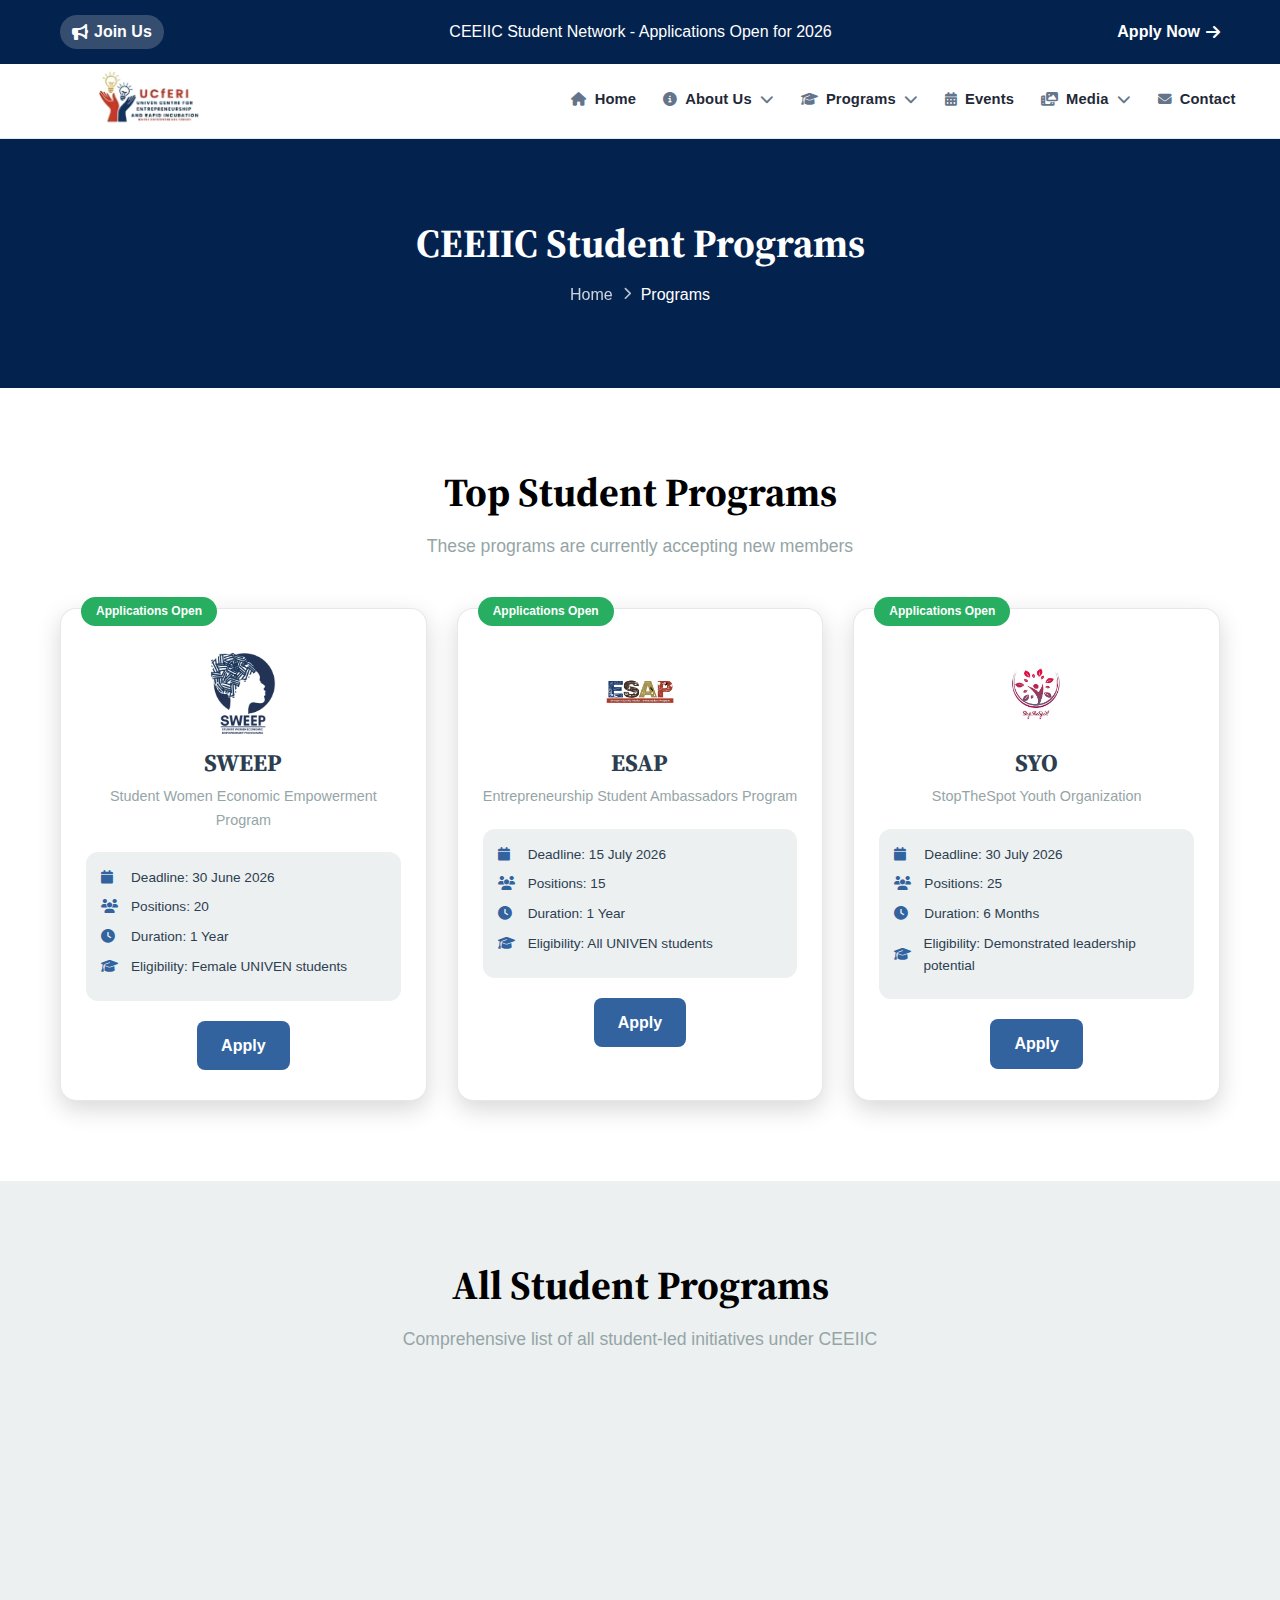
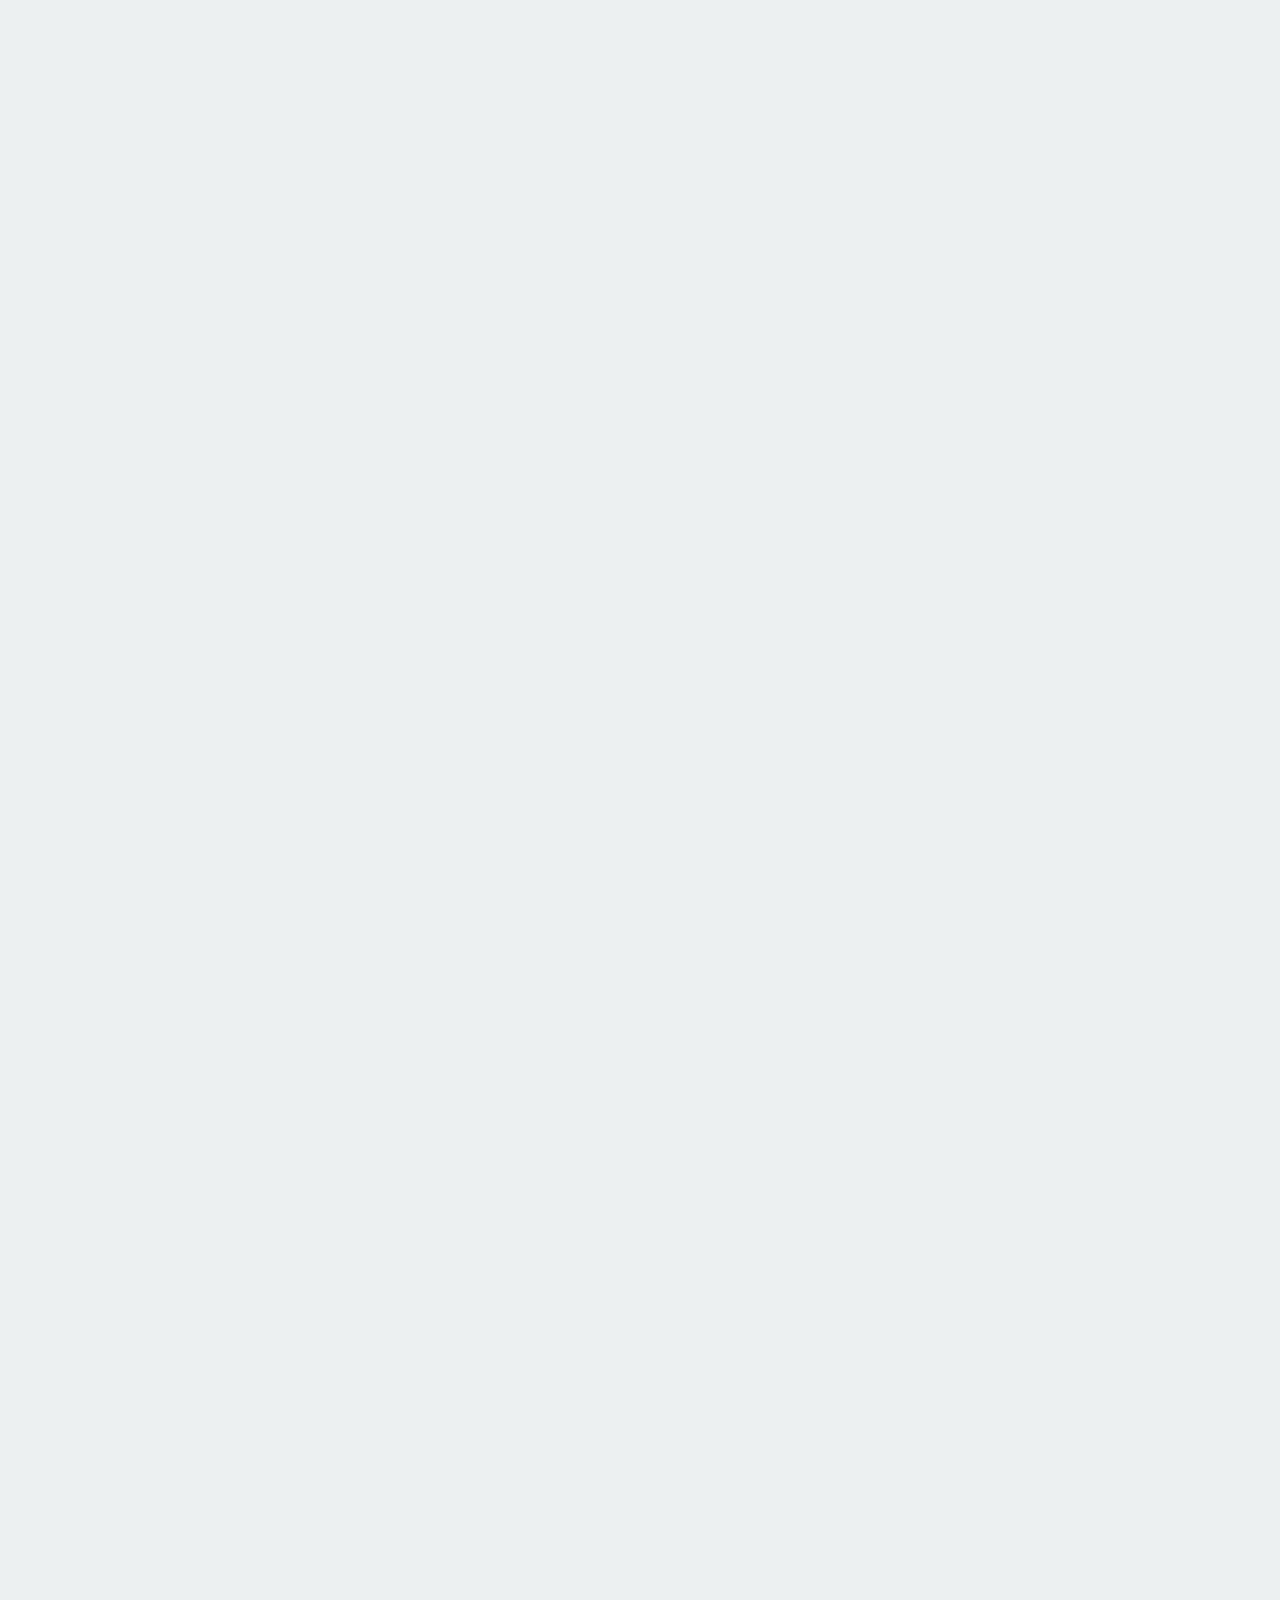
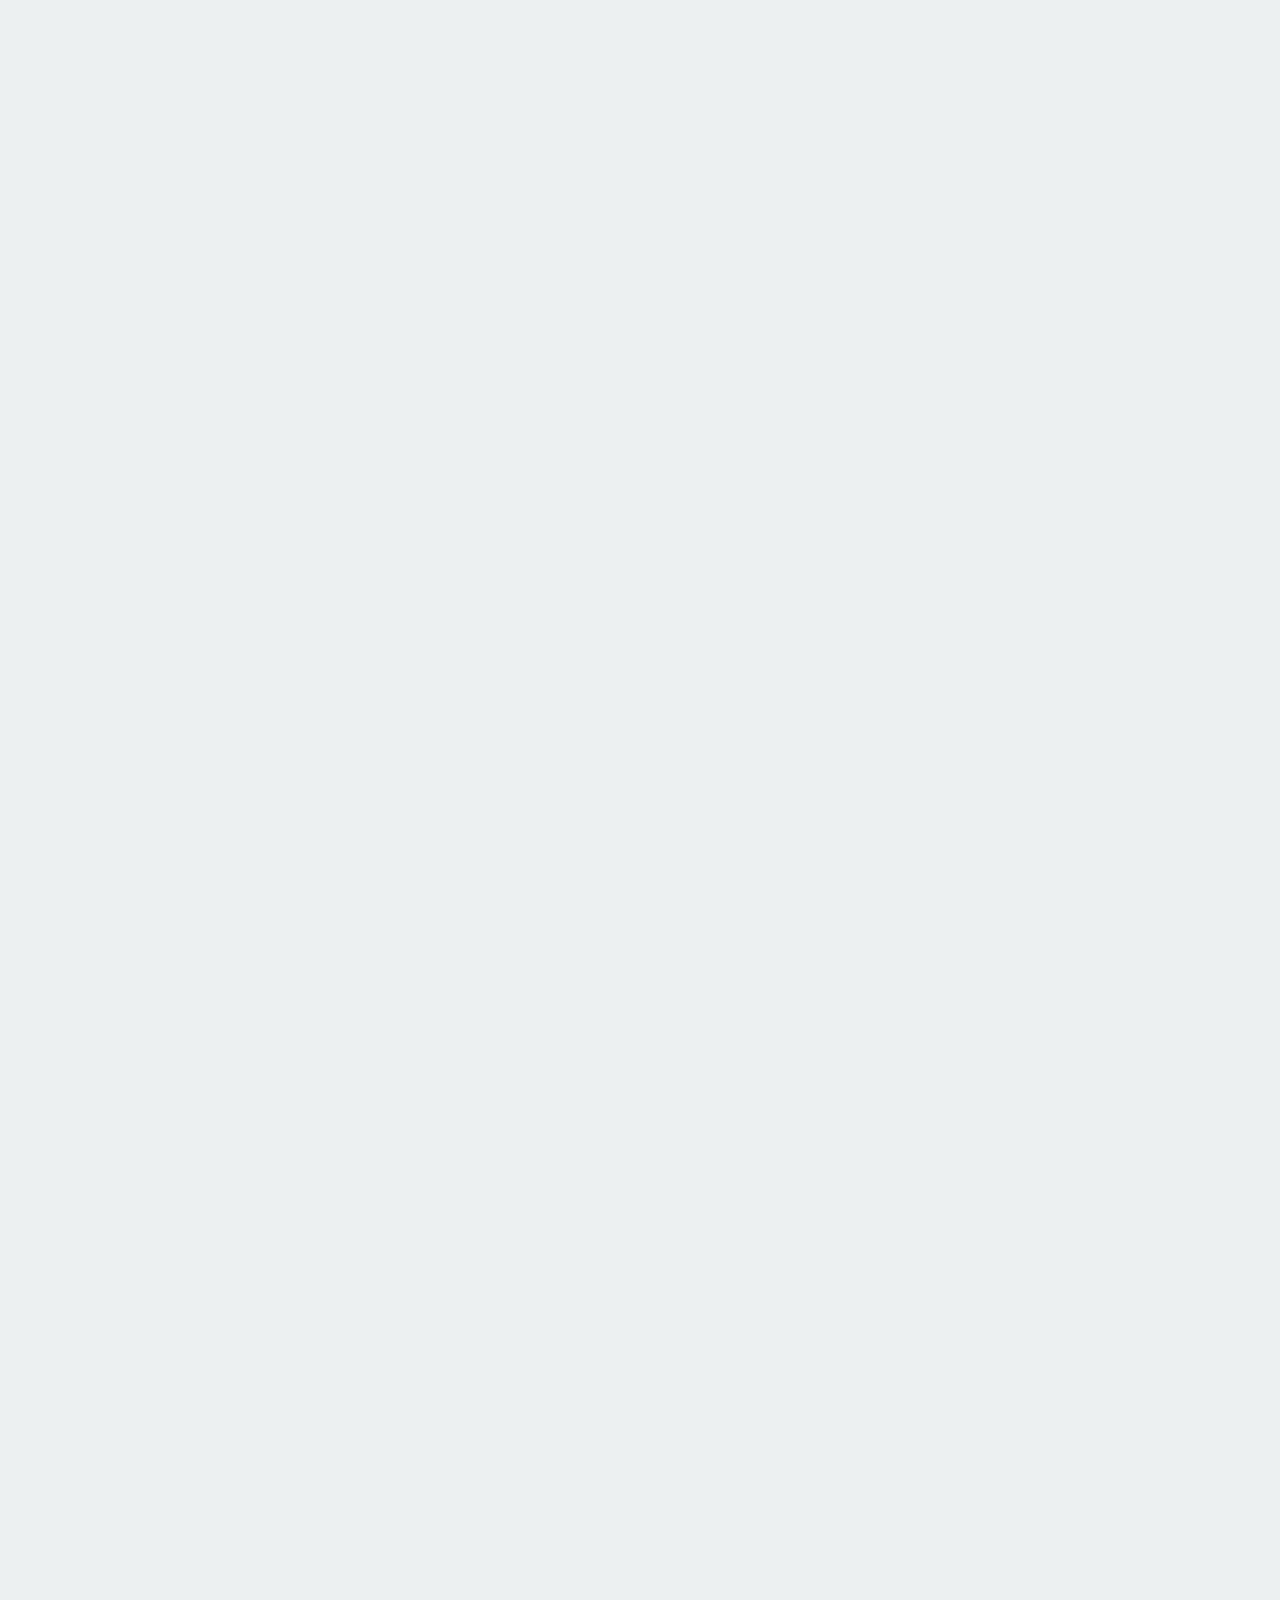
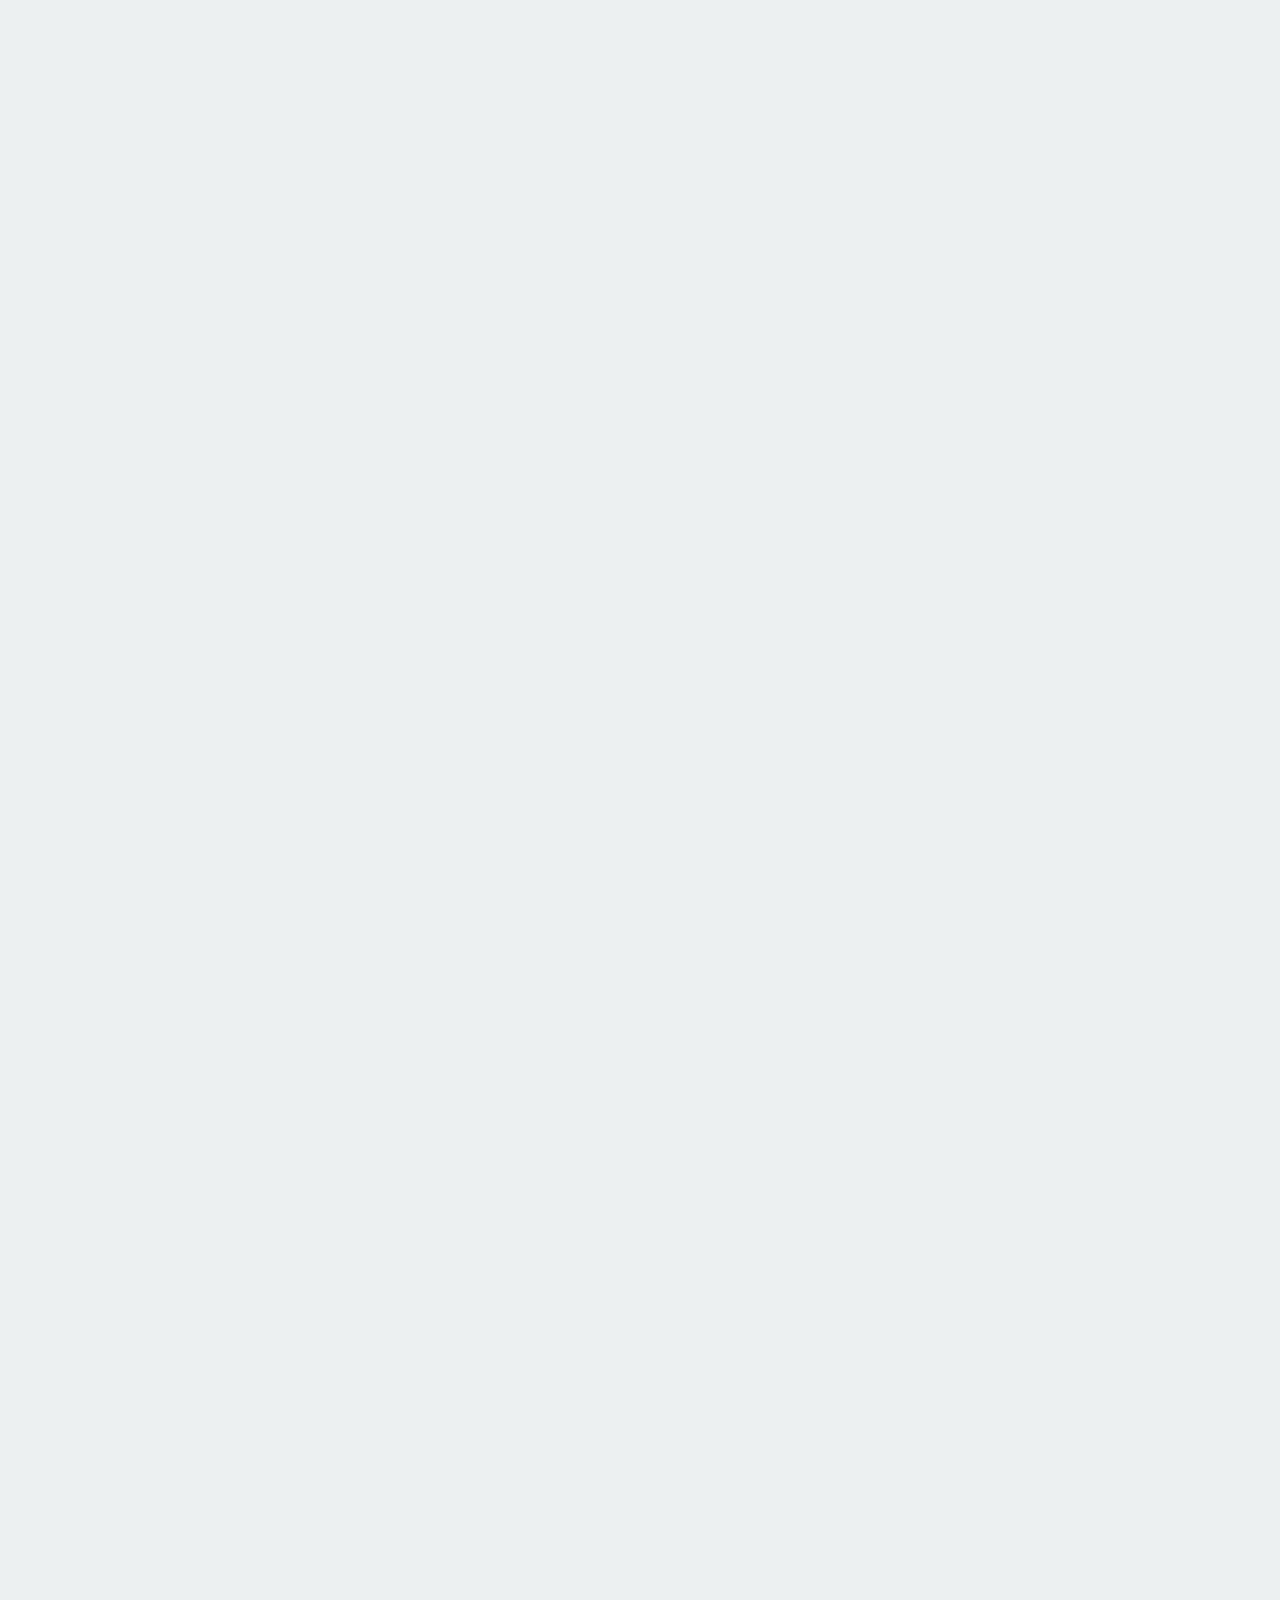
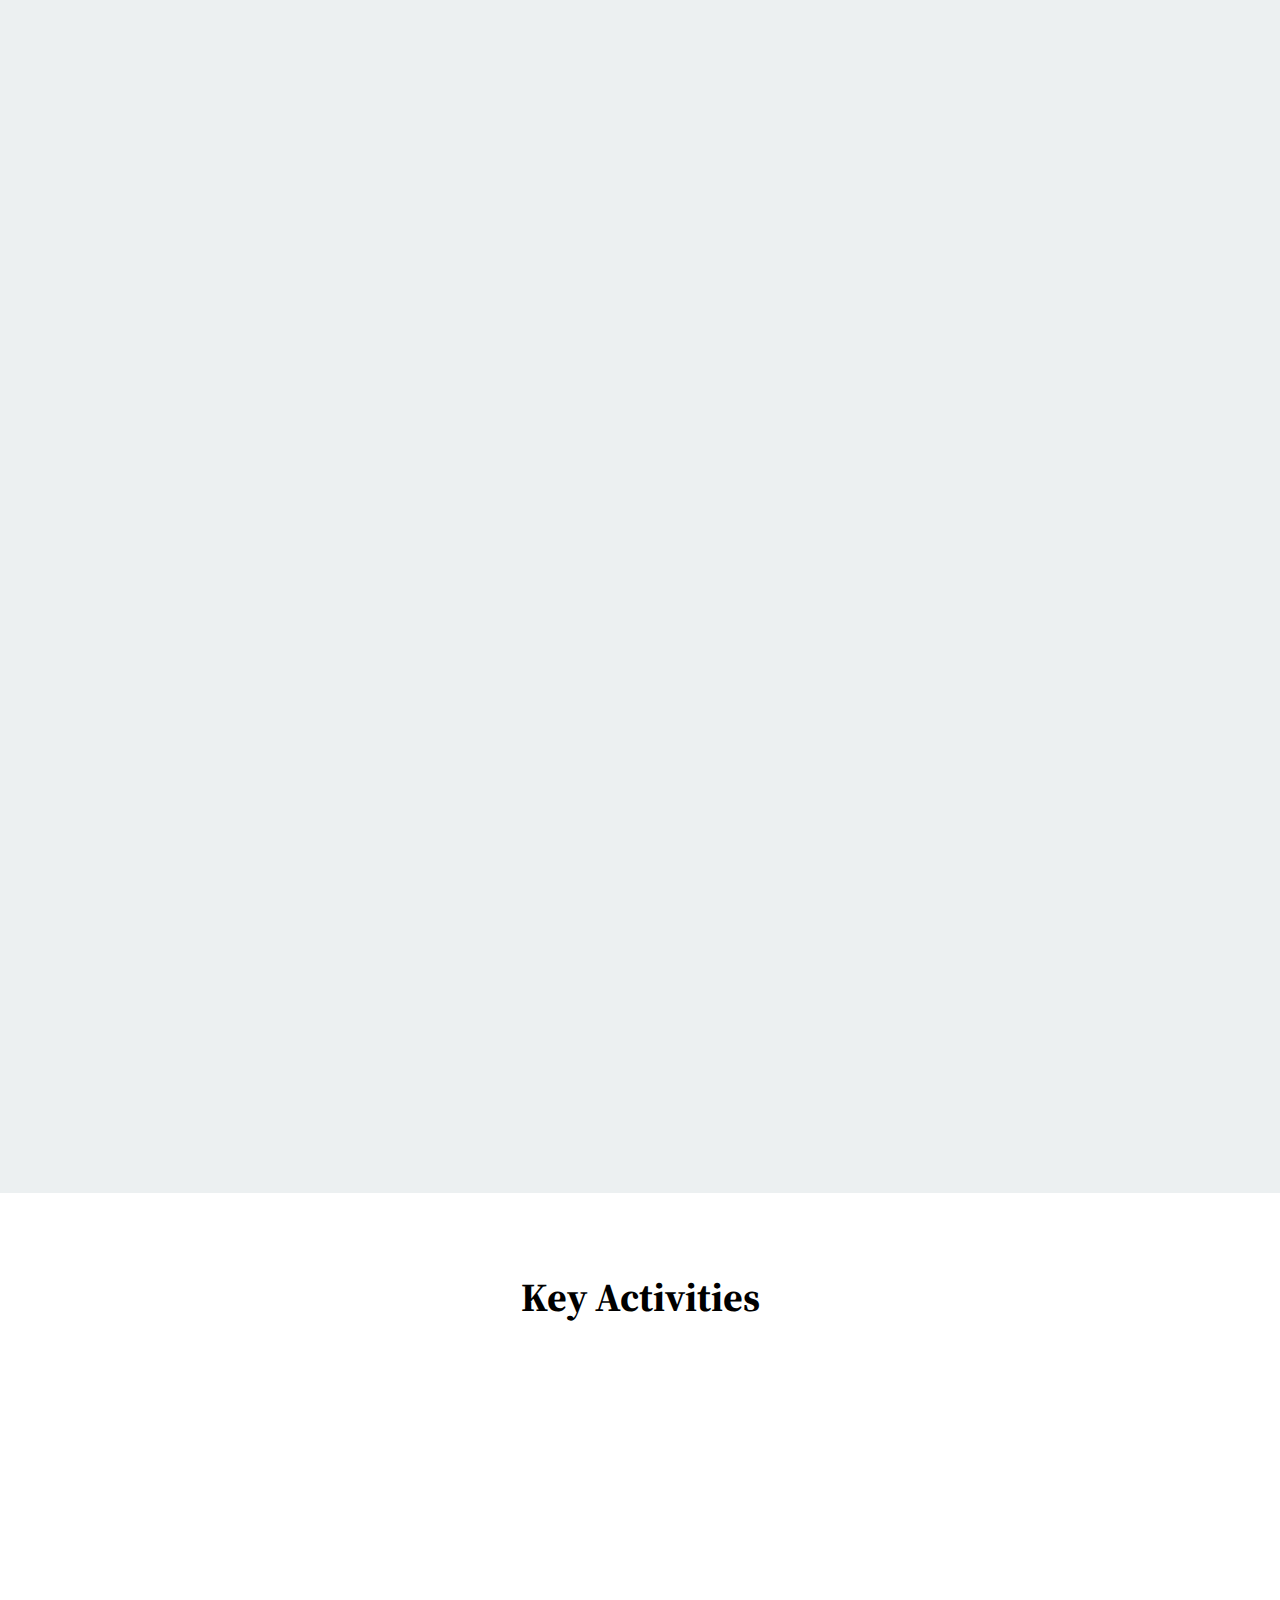
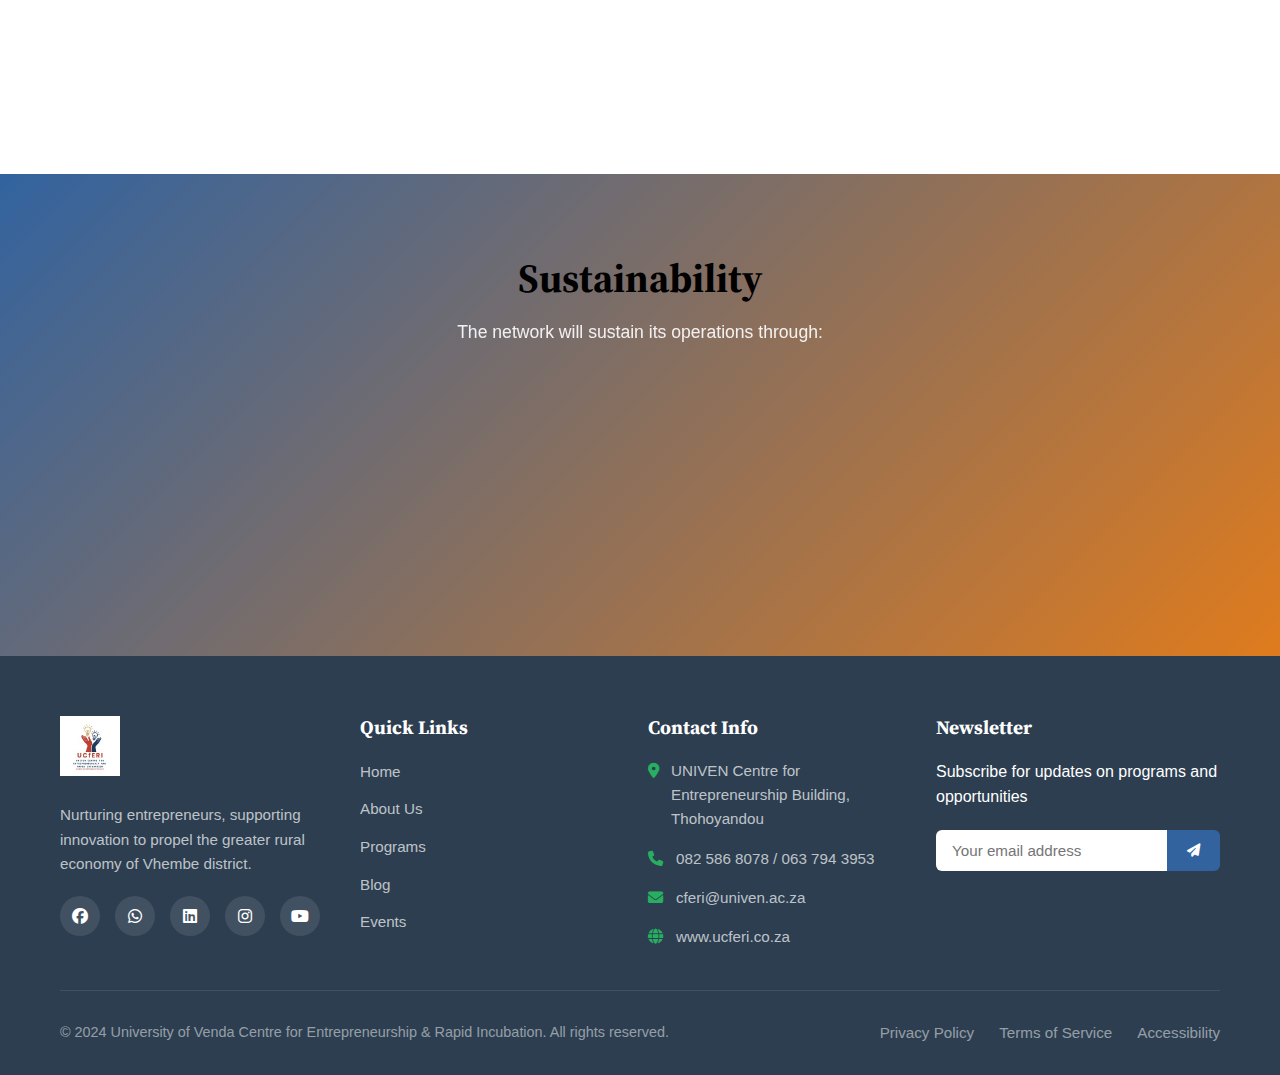
<file: ceeiic-programs.html>
<!DOCTYPE html>
<html lang="en">
<head>
    <meta charset="UTF-8">
    <meta name="viewport" content="width=device-width, initial-scale=1.0">
    <meta name="description" content="Explore CEEIIC Student Network programs at the University of Venda, including innovation, leadership, entrepreneurship, and student development opportunities.">
    <title>Programs | CEEIIC Student Network</title>
    <link rel="canonical" href="https://tshifhungucodes.github.io/UCFERI_WEBSITE/ceeiic-programs.html">
    <meta property="og:type" content="website">
    <meta property="og:site_name" content="UCfERI">
    <meta property="og:title" content="Programs | CEEIIC Student Network">
    <meta property="og:description" content="Discover student programs under the CEEIIC network, from entrepreneurship and leadership to innovation and skills development.">
    <meta property="og:url" content="https://tshifhungucodes.github.io/UCFERI_WEBSITE/ceeiic-programs.html">
    <meta property="og:image" content="https://tshifhungucodes.github.io/UCFERI_WEBSITE/assets/images/ceeiic-about-main.jpeg">
    <meta property="og:image:alt" content="CEEIIC Student Network programs">
    <meta name="twitter:card" content="summary_large_image">
    <link rel="stylesheet" href="https://cdnjs.cloudflare.com/ajax/libs/font-awesome/6.4.0/css/all.min.css">
    <link href="https://fonts.googleapis.com/css2?family=Manrope:wght@300;400;500;600;700;800&family=Source+Serif+Pro:wght@400;600;700&display=swap" rel="stylesheet">
    <link rel="stylesheet" href="css/ceeiic-programs.css">
    <link rel="stylesheet" href="css/header-footer.css">

    <!-- Favicon -->
    <link rel="icon" type="image/x-icon" href="assets/images/favicon_io/favicon.ico">
    <!-- Modern browsers -->
    <link rel="icon" type="image/png" sizes="32x32" href="assets/images/favicon_io/favicon-32x32.png">
    <link rel="icon" type="image/png" sizes="16x16" href="assets/images/favicon_io/favicon-16x16.png"> 
    <!-- Apple devices -->
    <link rel="apple-touch-icon" sizes="180x180" href="assets/images/favicon_io/apple-touch-icon.png">
     <!-- Android / PWA -->
    <link rel="manifest" href="assets/images/favicon_io/site.webmanifest">
  
  

</head>
<body>

    <!-- ================================================================== -->
    <!-- Announcement Bar -->
    <!-- ==================================================================-->
    <div class="announcement-bar">
        <div class="container">
            <div class="announcement-content">
                <span class="announcement-tag"><i class="fas fa-bullhorn"></i> Join Us</span>
                <span class="announcement-text">CEEIIC Student Network - Applications Open for 2026</span>
                <a href="#open-applications" class="announcement-link">Apply Now <i class="fas fa-arrow-right"></i></a>
            </div>
        </div>
    </div>

 <!-- ================================================== -->
<!-- Header -->
<!--================================================== -->
<section class="header-modern">
    <nav class="header-modern__nav" aria-label="Main navigation">
        <!-- Logo with UCfERI branding -->
        <div class="logo">
            <a href="index.html">
                <div class="logo-image">
                    <img src="assets/Your%20paragraph%20text.png" alt="UCfERI logo">
                </div>
            </a>
        </div>

        <!-- Desktop Navigation -->
        <ul class="header-modern__links">
            <li><a href="index.html" class="nav-link"><i class="fas fa-home"></i> Home</a></li>

            <li class="dropdown">
                <a href="about.html" class="nav-link"><i class="fas fa-info-circle"></i> About Us <i class="fas fa-chevron-down"></i></a>
                <div class="dropdown-content">
                    <a href="about.html#mission&vision"><i class="fas fa-bullseye"></i> Mission</a>
                    <a href="about.html#mission&vision"><i class="fas fa-low-vision"></i> Vision</a>
                    <a href="about.html#history"><i class="fas fa-history"></i> History</a>
                </div>
            </li>

            <li class="dropdown">
                <a href="programs.html" class="nav-link">
                    <i class="fas fa-graduation-cap"></i> Programs <i class="fas fa-chevron-down"></i>
                </a>
                <div class="dropdown-content">
                    <a href="incubation.html"><i class="fas fa-rocket"></i> Business Incubation</a>
                    <div class="nested-dropdown">
                        <a href="#" class="nested-dropdown-toggle">
                            <i class="fas fa-users"></i> CEEIIC Student Network
                            <i class="fas fa-chevron-right"></i>
                        </a>
                        <div class="nested-dropdown-content">
                            <a href="student-network.html"><i class="fas fa-eye"></i> CEEIIC Overview</a>
                            <a href="ceeiic-programs.html"><i class="fas fa-gift"></i> CEEIIC Programs</a>
                            <a href="sweep.html"><i class="fas fa-file-alt"></i> SWEEP</a>
                        </div>
                    </div>
                    <a href="programs.html#training"><i class="fas fa-chalkboard-teacher"></i> Training Programs</a>
                </div>
            </li>

            <li><a href="events.html" class="nav-link"><i class="fas fa-calendar-alt"></i> Events</a></li>

            <li class="dropdown">
                <a href="#" class="nav-link"><i class="fas fa-photo-video"></i> Media <i class="fas fa-chevron-down"></i></a>
                <div class="dropdown-content">
                    <a href="blog.html"><i class="fas fa-blog"></i> Blog</a>
                    <a href="news.html"><i class="fas fa-newspaper"></i> News</a>
                    <a href="resources.html"><i class="fas fa-book"></i> Resources</a>
                    <a href="story.html"><i class="fas fa-trophy"></i> Success Story</a>
                </div>
            </li>

            <li><a href="contact.html" class="nav-link"><i class="fas fa-envelope"></i> Contact</a></li>
        </ul>

        <!-- Mobile Hamburger Button (RIGHT side) -->
        <button type="button" class="header-modern__menu-btn" id="mobile-menu-button" aria-controls="mobile-menu"
            aria-expanded="false" aria-label="Open main menu">
            <svg class="header-modern__menu-icon" fill="none" stroke="currentColor" stroke-width="2" viewBox="0 0 24 24"
                aria-hidden="true">
                <path stroke-linecap="round" stroke-linejoin="round" d="M4 6h16M4 12h16M4 18h16" />
            </svg>
        </button>
    </nav>

    <!-- Mobile Menu Panel -->
    <div class="header-modern__mobile-menu" id="mobile-menu" aria-hidden="true">

        <!-- Mobile Menu Header with Logo only (image, no text) -->
        <div class="mobile-menu-header">
            <img src="assets/Your paragraph text.png" alt="UCfERI logo" class="mobile-logo-img">
            <button class="mobile-close-btn" id="mobile-close-button" aria-label="Close menu">
                <i class="fas fa-times"></i>
            </button>
        </div>

        <!-- Mobile Nav Links -->
        <div class="header-modern__mobile-links">

            <a href="index.html" class="mobile-nav-item">Home</a>

            <div class="mobile-dropdown">
                <button class="mobile-nav-item mobile-dropdown-toggle">
                    About Us <i class="fas fa-chevron-down mobile-arrow"></i>
                </button>
                <div class="mobile-dropdown-content">
                    <a href="about.html#mission&vision" class="mobile-sub-item"><i class="fas fa-bullseye"></i> Mission</a>
                    <a href="about.html#mission&vision" class="mobile-sub-item"><i class="fas fa-low-vision"></i> Vision</a>
                    <a href="about.html#history" class="mobile-sub-item"><i class="fas fa-history"></i> History</a>
                </div>
            </div>

            <div class="mobile-dropdown">
                <button class="mobile-nav-item mobile-dropdown-toggle">
                    Programs <i class="fas fa-chevron-down mobile-arrow"></i>
                </button>
                <div class="mobile-dropdown-content">
                    <a href="incubation.html" class="mobile-sub-item"><i class="fas fa-rocket"></i> Business Incubation</a>
                    <div class="mobile-dropdown mobile-nested">
                        <button class="mobile-sub-item mobile-dropdown-toggle">
                            <i class="fas fa-users"></i> CEEIIC Student Network <i class="fas fa-chevron-down mobile-arrow"></i>
                        </button>
                        <div class="mobile-dropdown-content">
                            <a href="student-network.html" class="mobile-sub-item mobile-deep-item"><i class="fas fa-eye"></i> CEEIIC Overview</a>
                            <a href="ceeiic-programs.html" class="mobile-sub-item mobile-deep-item"><i class="fas fa-gift"></i> CEEIIC Programs</a>
                            <a href="sweep.html" class="mobile-sub-item mobile-deep-item"><i class="fas fa-file-alt"></i> SWEEP</a>
                        </div>
                    </div>
                    <a href="programs.html#training" class="mobile-sub-item"><i class="fas fa-chalkboard-teacher"></i> Training Programs</a>
                </div>
            </div>

            <a href="events.html" class="mobile-nav-item">Events</a>

            <div class="mobile-dropdown">
                <button class="mobile-nav-item mobile-dropdown-toggle">
                    Media <i class="fas fa-chevron-down mobile-arrow"></i>
                </button>
                <div class="mobile-dropdown-content">
                    <a href="blog.html" class="mobile-sub-item"><i class="fas fa-blog"></i> Blog</a>
                    <a href="news.html" class="mobile-sub-item"><i class="fas fa-newspaper"></i> News</a>
                    <a href="resources.html" class="mobile-sub-item"><i class="fas fa-book"></i> Resources</a>
                    <a href="story.html" class="mobile-sub-item"><i class="fas fa-trophy"></i> Success Story</a>
                </div>
            </div>

            <a href="contact.html" class="mobile-nav-item mobile-contact-item">Contact Us &rarr;</a>

        </div>
    </div>

    <!-- Backdrop overlay -->
    <div class="mobile-menu-overlay" id="mobile-menu-overlay"></div>

</section>


    <!-- Page Header -->
    <section class="page-header">
        <div class="container">
            <h1>CEEIIC Student Programs</h1>
            <div class="breadcrumb">
                <a href="index.html">Home</a> <i class="fas fa-chevron-right"></i> <span>Programs</span>
            </div>
        </div>
    </section>

    <!-- ========================================================================  -->
    <!-- OPEN APPLICATIONS SECTION -->
    <!-- ======================================================================== -->
    <section id="open-applications" class="open-applications">
        <div class="container">
            <div class="section-header">
               
                <h2 class="section-title">Top Student Programs</h2>
                <p class="section-subtitle">These programs are currently accepting new members</p>
            </div>

            <div class="open-grid">
                <!-- SWEEP -->
                <div class="open-card">
                    <div class="open-status">Applications Open</div>
                    <div class="open-icon"><img src="assets/images/ceeiic-stakeholders/Sweep_navy_banner.webp" alt="SWEEP Logo" style="background: #ffffff;"></div>
                    <h3>SWEEP</h3>
                    <p class="open-program">Student Women Economic Empowerment Program</p>
                    <div class="open-details">
                        <p><i class="fas fa-calendar"></i> Deadline: 30 June 2026</p>
                        <p><i class="fas fa-users"></i> Positions: 20</p>
                        <p><i class="fas fa-clock"></i> Duration: 1 Year</p>
                        <p><i class="fas fa-graduation-cap"></i> Eligibility: Female UNIVEN students</p>
                    </div>
                    <a href="https://docs.google.com/forms/d/e/1FAIpQLSeuWC2rOa6wWK7Ru3JrAmoFSzV0rb8atHijtk1BnW4-ivxuIg/viewform" class="btn btn-primary">Apply
                     </a>
                </div>

                <!-- ESAP -->
                <div class="open-card">
                    <div class="open-status">Applications Open</div>
                    <div class="open-icon"><img src="assets/images/ceeiic-stakeholders/IMG-20240712-WA0017.jpg" alt="ESAP Logo" style="background: #ffffff;"></div>
                    <h3>ESAP</h3>
                    <p class="open-program">Entrepreneurship Student Ambassadors Program</p>
                    <div class="open-details">
                        <p><i class="fas fa-calendar"></i> Deadline: 15 July 2026</p>
                        <p><i class="fas fa-users"></i> Positions: 15</p>
                        <p><i class="fas fa-clock"></i> Duration: 1 Year</p>
                        <p><i class="fas fa-graduation-cap"></i> Eligibility: All UNIVEN students</p>
                    </div>
                    <a href="https://docs.google.com/forms/d/e/1FAIpQLSdvi7jaBaSOvlvNIumsZDhlwP1CnsqAM7lYxqGlcge7hPkaMQ/viewform" class="btn btn-primary">Apply</a>
                </div>

                <!-- Young Leaders -->
                <div class="open-card">
                    <div class="open-status">Applications Open</div>
                    <div class="open-icon"><img src="assets/images/ceeiic-stakeholders/StopTheSpot-Youth-Organisation-educates-female-students-during-Womens-Day-Webinar-002.jpg" alt="SYO Logo" style="background: #ffffff;"></div>
                    <h3>SYO</h3>
                    <p class="open-program">StopTheSpot Youth Organization</p>
                    <div class="open-details">
                        <p><i class="fas fa-calendar"></i> Deadline: 30 July 2026</p>
                        <p><i class="fas fa-users"></i> Positions: 25</p>
                        <p><i class="fas fa-clock"></i> Duration: 6 Months</p>
                        <p><i class="fas fa-graduation-cap"></i> Eligibility: Demonstrated leadership potential</p>
                    </div>
                    <a href="https://docs.google.com/forms/d/e/1FAIpQLSeRe4AVMkf4V_7X1nLwW_An4jr0_BPjRI9jOoCZOLUSZBO3cg/viewform" class="btn btn-primary">Apply</a>
                </div>
            </div>
        </div>
    </section>

    <!-- ===================================================================  -->
    <!-- ALL PROGRAMS SECTION - COMPLETE WITH ALL 9 PROGRAMS -->
    <!-- =================================================================== -->
    <section id="all-programs" class="all-programs">
        <div class="container">
            <h2 class="section-title">All Student Programs</h2>
            <p class="section-subtitle">Comprehensive list of all student-led initiatives under CEEIIC</p>

            <div class="programs-detailed-grid" iid="esap">
                <!-- 1. ESAP - Entrepreneurship Student Ambassadors Program -->
                <div class="program-detailed">
                    <div class="program-header-compact">
                        <img src="assets/images/ceeiic-stakeholders/IMG-20240712-WA0017.jpg" alt="ESAP Logo" class="program-icon-large" style="background: #ffffff;">
                    </div>
                    <p class="program-full">Entrepreneurship Student Ambassadors Program</p>
                    
                    <div class="program-description-full">
                        <h4>About the Program</h4>
                        <p>The Entrepreneurship Student Ambassadors Program develops student leaders who promote entrepreneurship across campus and the community. Ambassadors represent CEEIIC at events, recruit peers for programs, and organize entrepreneurship awareness campaigns.</p>
                        
                        <h4>Key Activities</h4>
                        <ul>
                            <li>Entrepreneurship awareness campaigns</li>
                            <li>Peer recruitment and mentorship</li>
                            <li>Represent CEEIIC at university events</li>
                            <li>Organize entrepreneurship workshops</li>
                            <li>Facilitate peer-to-peer learning sessions</li>
                        </ul>
                        
                        <h4>Eligibility Criteria</h4>
                        <ul>
                            <li>Registered UNIVEN student (undergraduate or postgraduate)</li>
                            <li>Strong communication and interpersonal skills</li>
                            <li>Passion for entrepreneurship and innovation</li>
                            <li>Willingness to represent CEEIIC</li>
                            <li>Leadership potential</li>
                        </ul>
                        
                        <h4>Time Commitment</h4>
                        <p>5-10 hours per week • 1 Year duration</p>
                        
                        <h4>Benefits & Outcomes</h4>
                        <ul>
                            <li>Leadership certification</li>
                            <li>Networking with industry partners (SEDFA, Monate Chicken)</li>
                            <li>Access to entrepreneurship training</li>
                            <li>Mentorship from business leaders</li>
                            <li>Enhanced public speaking and presentation skills</li>
                            <li>Increased employability and visibility</li>
                        </ul>
                        
                        <h4>Partner Organizations</h4>
                        <p>SEDFA, Monate Chicken</p>
                           <a href="https://docs.google.com/forms/d/e/1FAIpQLSdvi7jaBaSOvlvNIumsZDhlwP1CnsqAM7lYxqGlcge7hPkaMQ/viewform" class="btn btn-primary">Apply</a>
                    </div>
                </div>

                <!-- 2. SFFP - Skills for the Future Program -->
                <div class="program-detailed">
                    <div class="program-header-compact">
                           <img src="assets/images/ceeiic-programs/skill-future.jpeg" alt="ESAP Logo" class="program-icon-large" style="background: #ffffff;">
                    </div>
                    <p class="program-full">Skills for the Future Program</p>
                    
                    <div class="program-description-full">
                        <h4>About the Program</h4>
                        <p>The Skills for the Future Program equips students with practical skills for the modern workplace. Through workshops, projects, and industry exposure, students develop competencies in digital literacy, communication, problem-solving, and professional development.</p>
                        
                        <h4>Key Activities</h4>
                        <ul>
                            <li>Digital skills workshops (MS Office, data analysis, digital tools)</li>
                            <li>Professional communication training</li>
                            <li>Industry mentorship and exposure</li>
                            <li>Project-based learning experiences</li>
                            <li>Career preparation sessions</li>
                            <li>Networking with industry professionals</li>
                        </ul>
                        
                        <h4>Eligibility Criteria</h4>
                        <ul>
                            <li>Registered UNIVEN student</li>
                            <li>Eagerness to learn new skills</li>
                            <li>Commitment to attend all workshops</li>
                            <li>Basic computer literacy</li>
                        </ul>
                        
                        <h4>Time Commitment</h4>
                        <p>4-6 hours per week • 6 Months duration</p>
                        
                        <h4>Benefits & Outcomes</h4>
                        <ul>
                            <li>Skills certification upon completion</li>
                            <li>Industry-recognized credentials</li>
                            <li>Portfolio development</li>
                            <li>Career guidance and counseling</li>
                            <li>Improved employability</li>
                            <li>Access to industry networks</li>
                        </ul>
                        
                        <h4>Partner Organizations</h4>
                        <p>Bankseta, Vhembe Department of Education</p>
                           <a href="#programs" class="btn btn-primary">Apply</a>
                    </div>
                </div>

                <!-- 3. SWEEP - Student Women Economic Empowerment Program -->
                <div class="program-detailed">
                    <div class="program-header-compact">
                        <img src="assets/images/ceeiic-stakeholders/Sweep_navy_banner.webp" alt="SWEEP Logo" class="program-icon-large" style="background: #ffffff;">
                    </div>
                    <p class="program-full">Student Women Economic Empowerment Program</p>
                    
                    <div class="program-description-full">
                        <h4>About the Program</h4>
                        <p>The Student Women Economic Empowerment Programme empowers female students through leadership development, entrepreneurship skills, and sisterhood circle. SWEEP creates a supportive community for women to develop professionally and personally, with 7 executive positions available for leadership experience.</p>
                        
                        <h4>Key Activities</h4>
                        <ul>
                            <li>Leadership development workshops</li>
                            <li>Sisterhood circle meetings and support groups</li>
                            <li>Entrepreneurship training and business skills</li>
                            <li>Mentorship from successful women leaders</li>
                            <li>Networking events with professional women</li>
                            <li>Executive committee experience (7 positions)</li>
                            <li>Career enhancement sessions</li>
                        </ul>
                        
                        <h4>Eligibility Criteria</h4>
                        <ul>
                            <li>Female UNIVEN student</li>
                            <li>Demonstrated leadership potential</li>
                            <li>Commitment to empower other women</li>
                            <li>Good academic standing</li>
                            <li>Available for weekly meetings</li>
                        </ul>
                        
                        <h4>Time Commitment</h4>
                        <p>6-8 hours per week • 1 Year duration</p>
                        
                        <h4>Benefits & Outcomes</h4>
                        <ul>
                            <li>Leadership certification</li>
                            <li>Access to women-focused opportunities</li>
                            <li>Sisterhood network and lifelong connections</li>
                            <li>Executive committee experience</li>
                            <li>Mentorship from women leaders</li>
                            <li>Enhanced confidence and professional skills</li>
                        </ul>
                        
                        <h4>Partner Organizations</h4>
                        <p>EDHE (Entrepreneurship Development in Higher Education)</p>

                        <a href="https://docs.google.com/forms/d/e/1FAIpQLSeuWC2rOa6wWK7Ru3JrAmoFSzV0rb8atHijtk1BnW4-ivxuIg/viewform" class="btn btn-primary">Apply
                     </a>
                    </div>
                    
                </div>

                <!-- 4. Sustainable Beekeeping Initiative -->
                <div class="program-detailed">
                    <div class="program-header-compact">
                        <img src="assets/images/ceeiic-stakeholders/bee.webp" alt="Sustainable Beekeeping Initiative Logo" class="program-icon-large" style="background: #ffffff;">
                    </div>
                    <p class="program-full">Sustainable Beekeeping Initiative</p>
                    
                    <div class="program-description-full">
                        <h4>About the Program</h4>
                        <p>The Sustainable Beekeeping Initiative combines environmental conservation with economic empowerment. Students learn beekeeping techniques, honey production, and sustainable agriculture while generating income and supporting biodiversity in the Vhembe region.</p>
                        
                        <h4>Key Activities</h4>
                        <ul>
                            <li>Beekeeping training and practical sessions</li>
                            <li>Hive management and maintenance</li>
                            <li>Honey harvesting and processing</li>
                            <li>Product development and packaging</li>
                            <li>Sales and marketing of bee products</li>
                            <li>Environmental awareness campaigns</li>
                            <li>Community education on beekeeping</li>
                        </ul>
                        
                        <h4>Eligibility Criteria</h4>
                        <ul>
                            <li>Interest in agriculture and environmental conservation</li>
                            <li>Willingness to work outdoors</li>
                            <li>Commitment to sustainability</li>
                            <li>No fear of bees</li>
                            <li>Available for weekend activities</li>
                        </ul>
                        
                        <h4>Time Commitment</h4>
                        <p>4-6 hours per week • Ongoing (year-round)</p>
                        
                        <h4>Benefits & Outcomes</h4>
                        <ul>
                            <li>Practical agricultural skills</li>
                            <li>Income generation opportunity through honey sales</li>
                            <li>Environmental impact and conservation</li>
                            <li>BeeAfrican partnership access</li>
                            <li>Entrepreneurship experience</li>
                            <li>Community engagement</li>
                        </ul>
                        
                        <h4>Partner Organizations</h4>
                        <p>BeeAfrican</p>
                           <a href="#programs" class="btn btn-primary">Apply</a>
                    </div>
                </div>

                <!-- 5. StoptheSpot Youth Organization -->
                <div class="program-detailed">
                    <div class="program-header-compact">
                        <img src="assets/images/ceeiic-stakeholders/StopTheSpot-Youth-Organisation-educates-female-students-during-Womens-Day-Webinar-002.jpg" alt="StoptheSpot Youth Organization Logo" class="program-icon-large" style="background: #ffffff;">
                    </div>
                    <p class="program-full">StoptheSpot Youth Organization</p>
                    
                    <div class="program-description-full">
                        <h4>About the Program</h4>
                        <p>StoptheSpot is a youth-led organization focused on health and social awareness. The program addresses critical health issues affecting young people, promotes wellness, and advocates for healthy lifestyles through peer education, campaigns, and community outreach initiatives.</p>
                        
                        <h4>Key Activities</h4>
                        <ul>
                            <li>Health awareness campaigns on campus and in communities</li>
                            <li>Peer education workshops on sexual health, mental health, and substance abuse</li>
                            <li>Community outreach and health screenings</li>
                            <li>Wellness events and health fairs</li>
                            <li>Advocacy for youth health policies</li>
                            <li>Collaboration with health professionals</li>
                        </ul>
                        
                        <h4>Eligibility Criteria</h4>
                        <ul>
                            <li>Passion for health advocacy and social issues</li>
                            <li>Good communication and interpersonal skills</li>
                            <li>Commitment to community service</li>
                            <li>Empathy and non-judgmental attitude</li>
                            <li>Available for outreach activities</li>
                        </ul>
                        
                        <h4>Time Commitment</h4>
                        <p>3-5 hours per week • Flexible schedule</p>
                        
                        <h4>Benefits & Outcomes</h4>
                        <ul>
                            <li>Health education certification</li>
                            <li>Community impact experience</li>
                            <li>Public speaking and facilitation skills</li>
                            <li>Network with health professionals</li>
                            <li>Peer counseling skills</li>
                            <li>Personal growth and empathy development</li>
                        </ul>
                        
                        <h4>Partner Organizations</h4>
                        <p>Various health organizations (to be confirmed)</p>
                        <a href="https://docs.google.com/forms/d/e/1FAIpQLSeRe4AVMkf4V_7X1nLwW_An4jr0_BPjRI9jOoCZOLUSZBO3cg/viewform" class="btn btn-primary">Apply</a>
                    </div>
                    
                </div>

                <!-- 6. Young Leaders Connect -->
                <div class="program-detailed">
                    <div class="program-header-compact">
                       <img src="assets/images/ceeiic-stakeholders/young-leader.jpg" alt="Young Leaders Connect Logo" class="program-icon-large" style="background: #ffffff;">
                    </div>
                    <p class="program-full">Young Leaders Connect Program</p>
                    
                    <div class="program-description-full">
                        <h4>About the Program</h4>
                        <p>Young Leaders Connect is a leadership development and networking platform that brings together emerging student leaders. The program focuses on building leadership competencies, fostering connections, and creating opportunities for collaborative impact through mentorship, workshops, and networking events.</p>
                        
                        <h4>Key Activities</h4>
                        <ul>
                            <li>Leadership workshops and seminars</li>
                            <li>Networking events with established leaders</li>
                            <li>Community leadership projects</li>
                            <li>Mentorship circles with industry professionals</li>
                            <li>Panel discussions and speaker events</li>
                            <li>Leadership retreats and team building</li>
                        </ul>
                        
                        <h4>Eligibility Criteria</h4>
                        <ul>
                            <li>Demonstrated leadership potential (any area)</li>
                            <li>Active in student activities or organizations</li>
                            <li>Commitment to personal growth and development</li>
                            <li>Willingness to mentor others</li>
                            <li>Good academic standing</li>
                        </ul>
                        
                        <h4>Time Commitment</h4>
                        <p>5-7 hours per week • 6 Months duration</p>
                        
                        <h4>Benefits & Outcomes</h4>
                        <ul>
                            <li>Leadership certification</li>
                            <li>Access to leader network and contacts</li>
                            <li>Mentorship from industry leaders</li>
                            <li>International Women's Forum connections</li>
                            <li>Enhanced leadership portfolio</li>
                            <li>Community impact project experience</li>
                        </ul>
                        
                        <h4>Partner Organizations</h4>
                        <p>International Women's Forum (IWF)</p>
                           <a href="#programs" class="btn btn-primary">Apply</a>
                    </div>
                </div>

                <!-- 7. Indigenous Knowledge Student Ambassadors (IKS) -->
                <div class="program-detailed">
                    <div class="program-header-compact">
                        <img src="assets/images/ceeiic-stakeholders/IKSSAP.png" alt="Indigenous Knowledge Student Ambassadors Logo" class="program-icon-large" style="background: #ffffff;">
                    </div>
                    <p class="program-full">Indigenous Knowledge Student Ambassadors Program</p>
                    
                    <div class="program-description-full">
                        <h4>About the Program</h4>
                        <p>The Indigenous Knowledge Student Ambassadors Program preserves and promotes indigenous knowledge systems. Students engage with community elders, document traditional knowledge, and integrate indigenous wisdom with modern innovation while promoting cultural heritage and traditional practices.</p>
                        
                        <h4>Key Activities</h4>
                        <ul>
                            <li>Documentation of indigenous knowledge and practices</li>
                            <li>Community engagement with elders and traditional healers</li>
                            <li>Cultural preservation events and exhibitions</li>
                            <li>Knowledge sharing workshops and seminars</li>
                            <li>Research on indigenous innovations</li>
                            <li>Integration of indigenous knowledge with modern solutions</li>
                        </ul>
                        
                        <h4>Eligibility Criteria</h4>
                        <ul>
                            <li>Interest in indigenous culture and heritage</li>
                            <li>Respect for traditional knowledge and elders</li>
                            <li>Research and documentation skills</li>
                            <li>Ability to communicate in local languages (advantage)</li>
                            <li>Willingness to travel to communities</li>
                        </ul>
                        
                        <h4>Time Commitment</h4>
                        <p>4-6 hours per week • Flexible schedule</p>
                        
                        <h4>Benefits & Outcomes</h4>
                        <ul>
                            <li>Cultural knowledge preservation</li>
                            <li>Community connections and relationships</li>
                            <li>Research experience and skills</li>
                            <li>Intergenerational learning</li>
                            <li>Presentation and documentation skills</li>
                            <li>Contribution to cultural heritage</li>
                        </ul>
                        
                        <h4>Partner Organizations</h4>
                        <p>Indigenous knowledge networks and community elders</p>
                           <a href="#programs" class="btn btn-primary">Apply</a>
                    </div>
                </div>

                <!-- 8. Enactus UNIVEN -->
                <div class="program-detailed">
                    <div class="program-header-compact">
                        <img src="assets/images/ceeiic-stakeholders/EnactusLogo-3-1024x444.png" alt="Enactus UNIVEN Logo" class="program-icon-large" style="background: #ffffff;">
                    </div>
                    <p class="program-full">Enactus UNIVEN</p>
                    
                    <div class="program-description-full">
                        <h4>About the Program</h4>
                        <p>Enactus UNIVEN is a social entrepreneurship program that uses business principles to create community impact. Students develop and implement projects that address social and environmental challenges while building entrepreneurial skills and competing at national competitions.</p>
                        
                        <h4>Key Activities</h4>
                        <ul>
                            <li>Community needs assessment and research</li>
                            <li>Social enterprise development and implementation</li>
                            <li>Project management and monitoring</li>
                            <li>National competitions and exhibitions</li>
                            <li>Partnership development with communities</li>
                            <li>Impact measurement and reporting</li>
                            <li>Fundraising and resource mobilization</li>
                        </ul>
                        
                        <h4>Eligibility Criteria</h4>
                        <ul>
                            <li>Passion for social change and community development</li>
                            <li>Team collaboration and leadership skills</li>
                            <li>Commitment to community service</li>
                            <li>Creative problem-solving ability</li>
                            <li>Willingness to travel to communities</li>
                        </ul>
                        
                        <h4>Time Commitment</h4>
                        <p>8-10 hours per week • Year-round engagement</p>
                        
                        <h4>Benefits & Outcomes</h4>
                        <ul>
                            <li>National competition experience</li>
                            <li>Social enterprise development skills</li>
                            <li>Enactus national and international network access</li>
                            <li>Community impact recognition</li>
                            <li>Project management experience</li>
                            <li>Potential funding for projects</li>
                        </ul>
                        
                        <h4>Partner Organizations</h4>
                        <p>Enactus National Office</p>
                           <a href="https://forms.office.com/Pages/ResponsePage.aspx?id=2KmL80xVokiuQhOx5_PHl-ufXpNMaZdEl_sRdTtoQTNUMTJESlZVWFZWRTdNMFg4VDhWVEFETVdQUi4u" class="btn btn-primary">Apply</a>
                    </div>
                </div>

                <!-- 9. Map the System -->
                <div class="program-detailed">
                    <div class="program-header-compact">
                        <img src="assets/images/ceeiic-stakeholders/Map-the-System-Master-Logos-02 (1).webp" alt="Map the System Logo" class="program-icon-large" style="background: #ffffff;">
                    </div>
                    <p class="program-full">Map the System</p>
                    
                    <div class="program-description-full">
                        <h4>About the Program</h4>
                        <p>Map the System uses systems thinking to understand and address complex social and environmental challenges. Students learn to map systems, identify leverage points, and develop innovative solutions. The program is in partnership with Oxford University's Saïd Business School and prepares students for national and global competitions.</p>
                        
                        <h4>Key Activities</h4>
                        <ul>
                            <li>Systems thinking workshops and training</li>
                            <li>Problem mapping and analysis of social issues</li>
                            <li>Research and stakeholder interviews</li>
                            <li>System visualization and diagramming</li>
                            <li>Competition presentations at national level</li>
                            <li>Development of systemic solutions</li>
                        </ul>
                        
                        <h4>Eligibility Criteria</h4>
                        <ul>
                            <li>Strong analytical and critical thinking skills</li>
                            <li>Interest in complex social and environmental problems</li>
                            <li>Research aptitude and curiosity</li>
                            <li>Ability to work in teams</li>
                            <li>Commitment to competition preparation</li>
                        </ul>
                        
                        <h4>Time Commitment</h4>
                        <p>6-8 hours per week • 4 Months (competition cycle)</p>
                        
                        <h4>Benefits & Outcomes</h4>
                        <ul>
                            <li>Systems thinking certification</li>
                            <li>Oxford University partnership and methodology</li>
                            <li>Research experience and skills</li>
                            <li>National competition opportunity</li>
                            <li>Potential to advance to global competition</li>
                            <li>Network with systems thinkers globally</li>
                        </ul>
                        
                        <h4>Partner Organizations</h4>
                        <p>Oxford University (Saïd Business School)</p>
                           <a href="#programs" class="btn btn-primary">Apply</a>
                    </div>
                </div>
                   <!-- 10. Uferi Press Club -->
                <div class="program-detailed">
                    <div class="program-header-compact">
                        <img src="assets/images/ceeiic-stakeholders/ucferipress.png" alt="Map the System Logo" class="program-icon-large" style="background: #ffffff;">
                    </div>
                    <p class="program-full">UfERI Press Club</p>
                    
                    <div class="program-description-full">
                        <h4>About the Program</h4>
                        <p>The UfERI Press Club is designed to foster a culture of informed journalism and media literacy among students. It provides a platform for students to engage with current events, develop critical analysis skills, and contribute to the university's media landscape.</p>
                        
                        <h4>Key Activities</h4>
                        <ul>
                            <li>Journalism workshops and training</li>
                            <li>Editorial meetings and discussions</li>
                            <li>Writing and editing sessions</li>
                            <li>Media production and content creation</li>
                            <li>Competition participation and preparation</li>
                            <li>Development of systemic solutions</li>
                        </ul>
                        
                        <h4>Eligibility Criteria</h4>
                        <ul>
                            <li>Strong analytical and critical thinking skills</li>
                            <li>Interest in complex social and environmental problems</li>
                            <li>Research aptitude and curiosity</li>
                            <li>Ability to work in teams</li>
                            <li>Commitment to competition preparation</li>
                        </ul>
                        
                        <h4>Time Commitment</h4>
                        <p>6-8 hours per week • 4 Months (competition cycle)</p>
                        
                        <h4>Benefits & Outcomes</h4>
                        <ul>
                            <li>Systems thinking certification</li>
                            <li>Press club membership and networking</li>
                            <li>Research experience and skills</li>
                            <li>Media literacy and communication skills</li>
                            <li>Potential to advance to global competition</li>
                            <li>Network with systems thinkers globally</li>
                        </ul>
                        
                        <h4>Partner Organizations</h4>
                        <p>UfERI, SEDFA</p>
                           <a href="#programs" class="btn btn-primary">Apply</a>
                    </div>
                </div>
            </div>
        </div>
    </section>

  

    <!-- =============================================================================== -->
    <!-- Key Activities -->
    <!-- =============================================================================== -->
    <section id="activities" class="activities">
        <div class="container">
            <h2 class="section-title">Key Activities</h2>
            
            <div class="activities-grid">
                <div class="activities-card">
                    <h3><i class="fas fa-calendar-check"></i> Core Activities</h3>
                    <ul>
                        <li><i class="fas fa-rocket"></i> Entrepreneurship and Inclusive Innovation</li>
                        <li><i class="fas fa-chalkboard-teacher"></i> Leadership and capacity-building workshops</li>
                        <li><i class="fas fa-hand-holding-heart"></i> Mentorship and peer support programs</li>
                        <li><i class="fas fa-briefcase"></i> Academic and career development sessions</li>
                        <li><i class="fas fa-handshake"></i> Networking events and student dialogues</li>
                        <li><i class="fas fa-bullhorn"></i> Advocacy campaigns and community outreach initiatives</li>
                    </ul>
                </div>

                <div class="outcomes-card">
                    <h3><i class="fas fa-chart-line"></i> Expected Outcomes</h3>
                    <ul>
                        <li><i class="fas fa-check-circle"></i> One unified student ecosystem</li>
                        <li><i class="fas fa-check-circle"></i> Shared calendar and annual activity roadmap</li>
                        <li><i class="fas fa-check-circle"></i> Consistent data collection and impact reporting</li>
                        <li><i class="fas fa-check-circle"></i> Stronger institutional support and recognition</li>
                        <li><i class="fas fa-check-circle"></i> Seamless recruitment process for student programs</li>
                        <li><i class="fas fa-check-circle"></i> Improved succession planning and institutional memory</li>
                    </ul>
                </div>
            </div>
        </div>
    </section>

    <!-- =================================================================== -->
    <!-- Sustainability -->
    <!-- =================================================================== -->
    <section class="sustainability-section">
        <div class="container">
            <h2 class="section-title">Sustainability</h2>
            <div class="sustainability-content">
                <p>The network will sustain its operations through:</p>
                <div class="sustainability-grid">
                    <div class="sustainability-item">
                        <i class="fas fa-handshake"></i>
                        <h4>Partnerships</h4>
                        <p>Strategic collaborations with industry and government</p>
                    </div>
                    <div class="sustainability-item">
                        <i class="fas fa-chart-line"></i>
                        <h4>Fundraising Activities</h4>
                        <p>Student-led fundraising initiatives and events</p>
                    </div>
                    <div class="sustainability-item">
                        <i class="fas fa-trophy"></i>
                        <h4>Sponsorships</h4>
                        <p>Corporate sponsorships and donations</p>
                    </div>
                    <div class="sustainability-item">
                        <i class="fas fa-gift"></i>
                        <h4>Grants</h4>
                        <p>Funding from government and development agencies</p>
                    </div>
                </div>
            </div>
        </div>
    </section>

    <!-- ========================================================================== -->
    <!-- Footer -->
    <!-- =========================================================================-->
    <footer class="footer">
        <div class="container">
            <div class="footer-grid">
                <div class="footer-col">
                    <div class="footer-logo">
                        <img src="assets/images/univencferi_logo.jpeg" alt="UCfERI">
                    </div>
                    <p class="footer-about">
                        Nurturing entrepreneurs, supporting innovation to propel the greater rural economy 
                        of Vhembe district.
                    </p>
                    <div class="social-links">
                        <a href="https://www.facebook.com/profile.php?id=61559043681399" aria-label="Facebook"><i class="fab fa-facebook"></i></a>
                        <a href="https://api.whatsapp.com/send?phone=27796788140" aria-label="Whatsapp"><i class="fab fa-whatsapp"></i></a>
                        <a href="https://www.linkedin.com/company/univencferi/posts/?feedView=all" aria-label="LinkedIn"><i class="fab fa-linkedin"></i></a>
                        <a href="https://www.instagram.com/univen.cferi/" aria-label="Instagram"><i class="fab fa-instagram"></i></a>
                        <a href="https://www.youtube.com/@UCfERIPressClub" aria-label="YouTube"><i class="fab fa-youtube"></i></a>
                    </div>
                </div>
                
                <div class="footer-col">
                    <h4 class="footer-title">Quick Links</h4>
                    <ul class="footer-links">
                        <li><a href="index.html">Home</a></li>
                        <li><a href="about.html">About Us</a></li>
                        <li><a href="programs.html">Programs</a></li>
                        <li><a href="blog.html">Blog</a></li>
                        <li><a href="events.html">Events</a></li>
                    </ul>
                </div>
                
                <div class="footer-col">
                    <h4 class="footer-title">Contact Info</h4>
                    <div class="contact-info">
                        <p><i class="fas fa-map-marker-alt"></i> UNIVEN Centre for Entrepreneurship Building, Thohoyandou</p>
                        <p><i class="fas fa-phone"></i> 082 586 8078 / 063 794 3953</p>
                        <p><i class="fas fa-envelope"></i> cferi@univen.ac.za</p>
                        <p><i class="fas fa-globe"></i> www.ucferi.co.za</p>
                    </div>
                </div>
                
                <div class="footer-col">
                    <h4 class="footer-title">Newsletter</h4>
                    <p>Subscribe for updates on programs and opportunities</p>
                    <form class="newsletter-form">
                        <input type="email" placeholder="Your email address" required aria-label="Email address">
                        <button type="submit" aria-label="Subscribe">
                            <i class="fas fa-paper-plane"></i>
                        </button>
                    </form>
                    <div class="hashtags">
                       
                    </div>
                </div>
            </div>
            
            <div class="footer-bottom">
                <div class="copyright">
                    &copy; 2024 University of Venda Centre for Entrepreneurship & Rapid Incubation. All rights reserved.
                </div>
                <div class="footer-links">
                    <a href="policy.html">Privacy Policy</a>
                    <a href="terms.html">Terms of Service</a>
                    <a href="accessibility.html">Accessibility</a>
                </div>
            </div>
        </div>
    </footer>
    

    <script src="js/ceeiic-main.js"></script>
    <script src="js/index.js"></script>
</body>
</html>
</file>
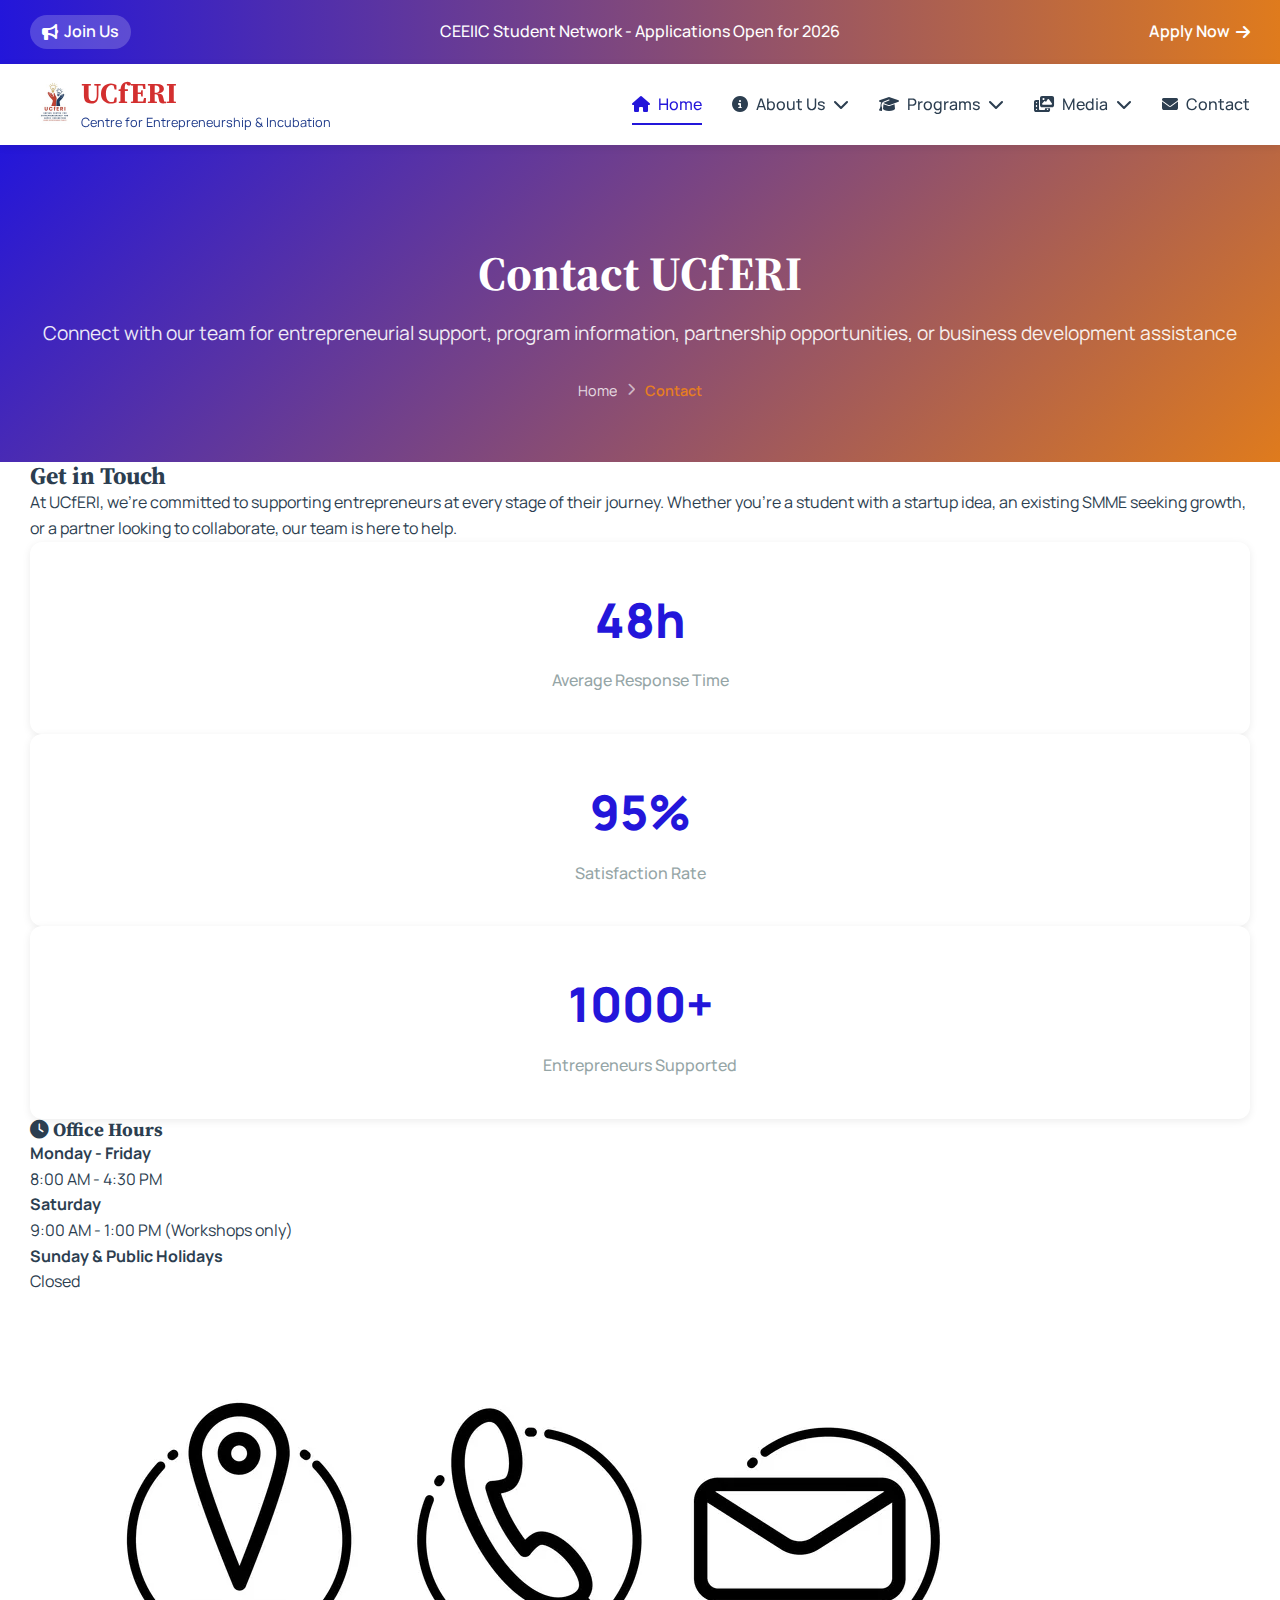
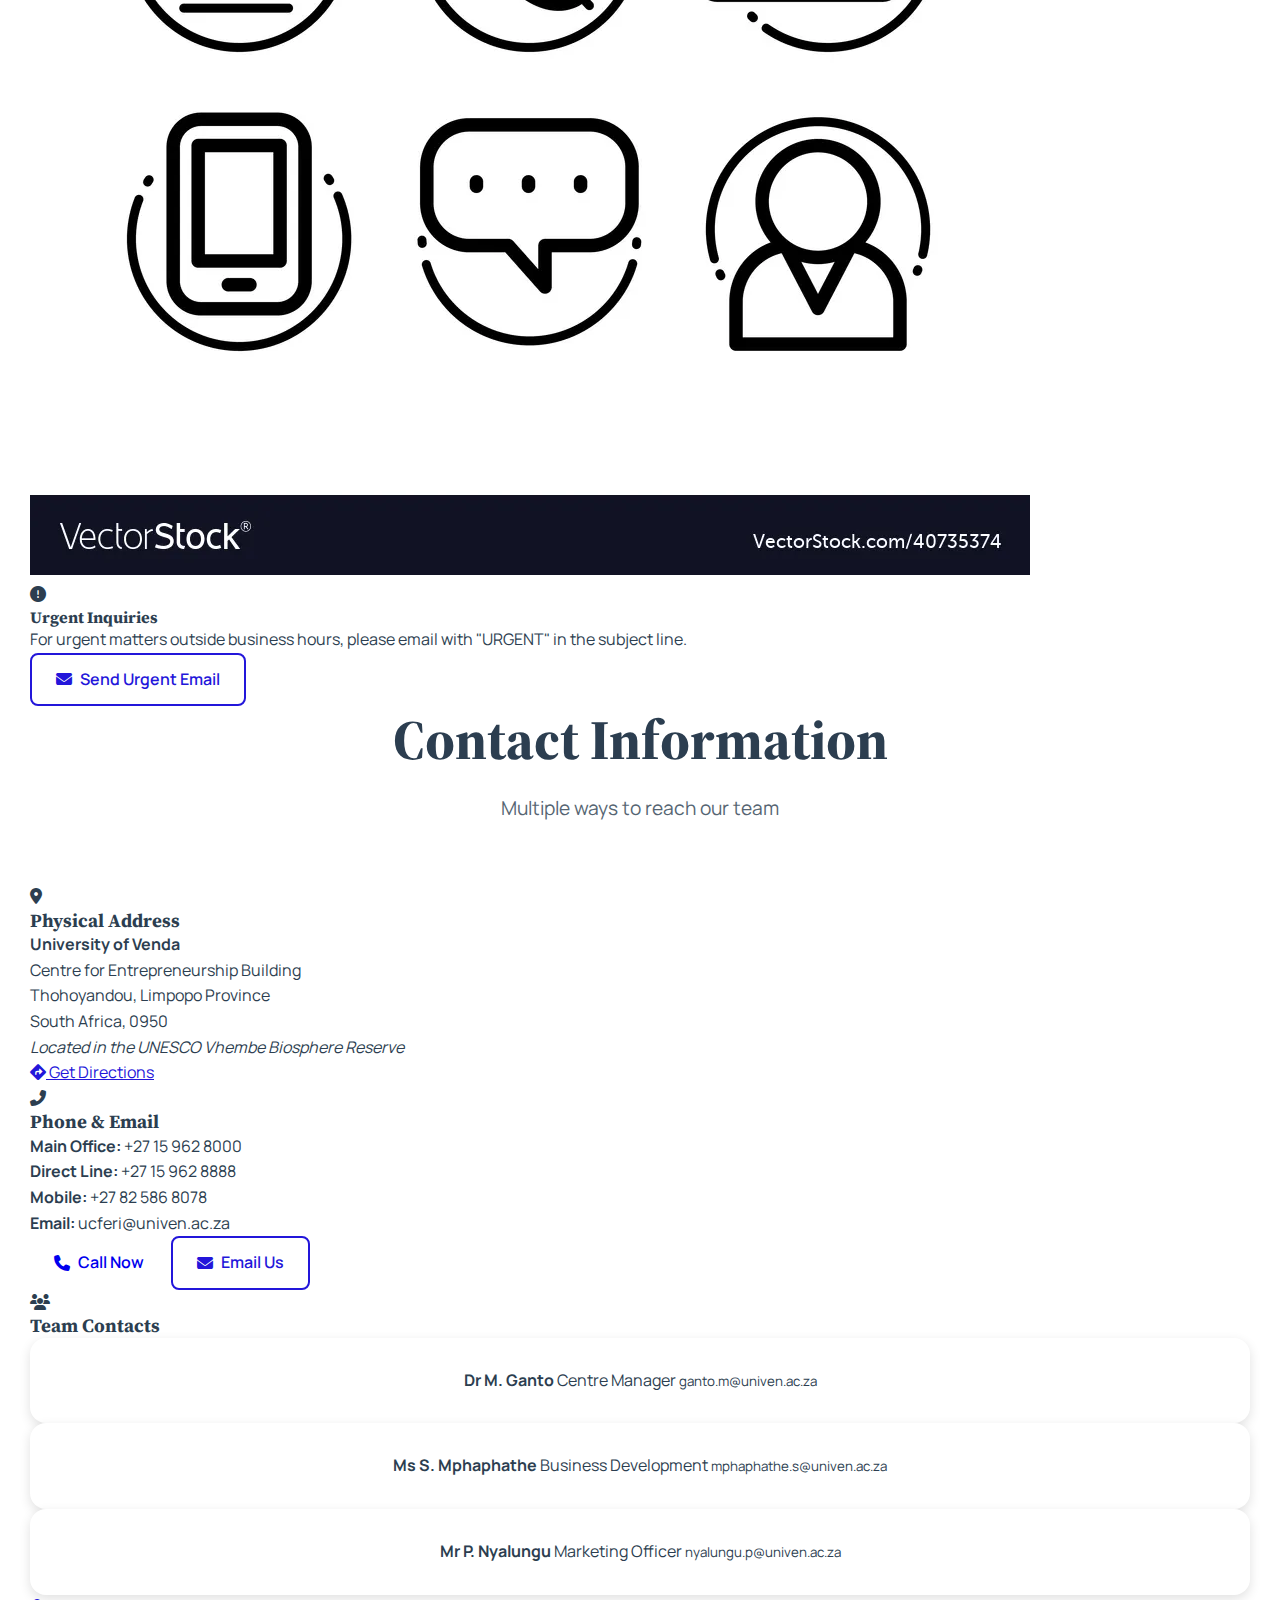
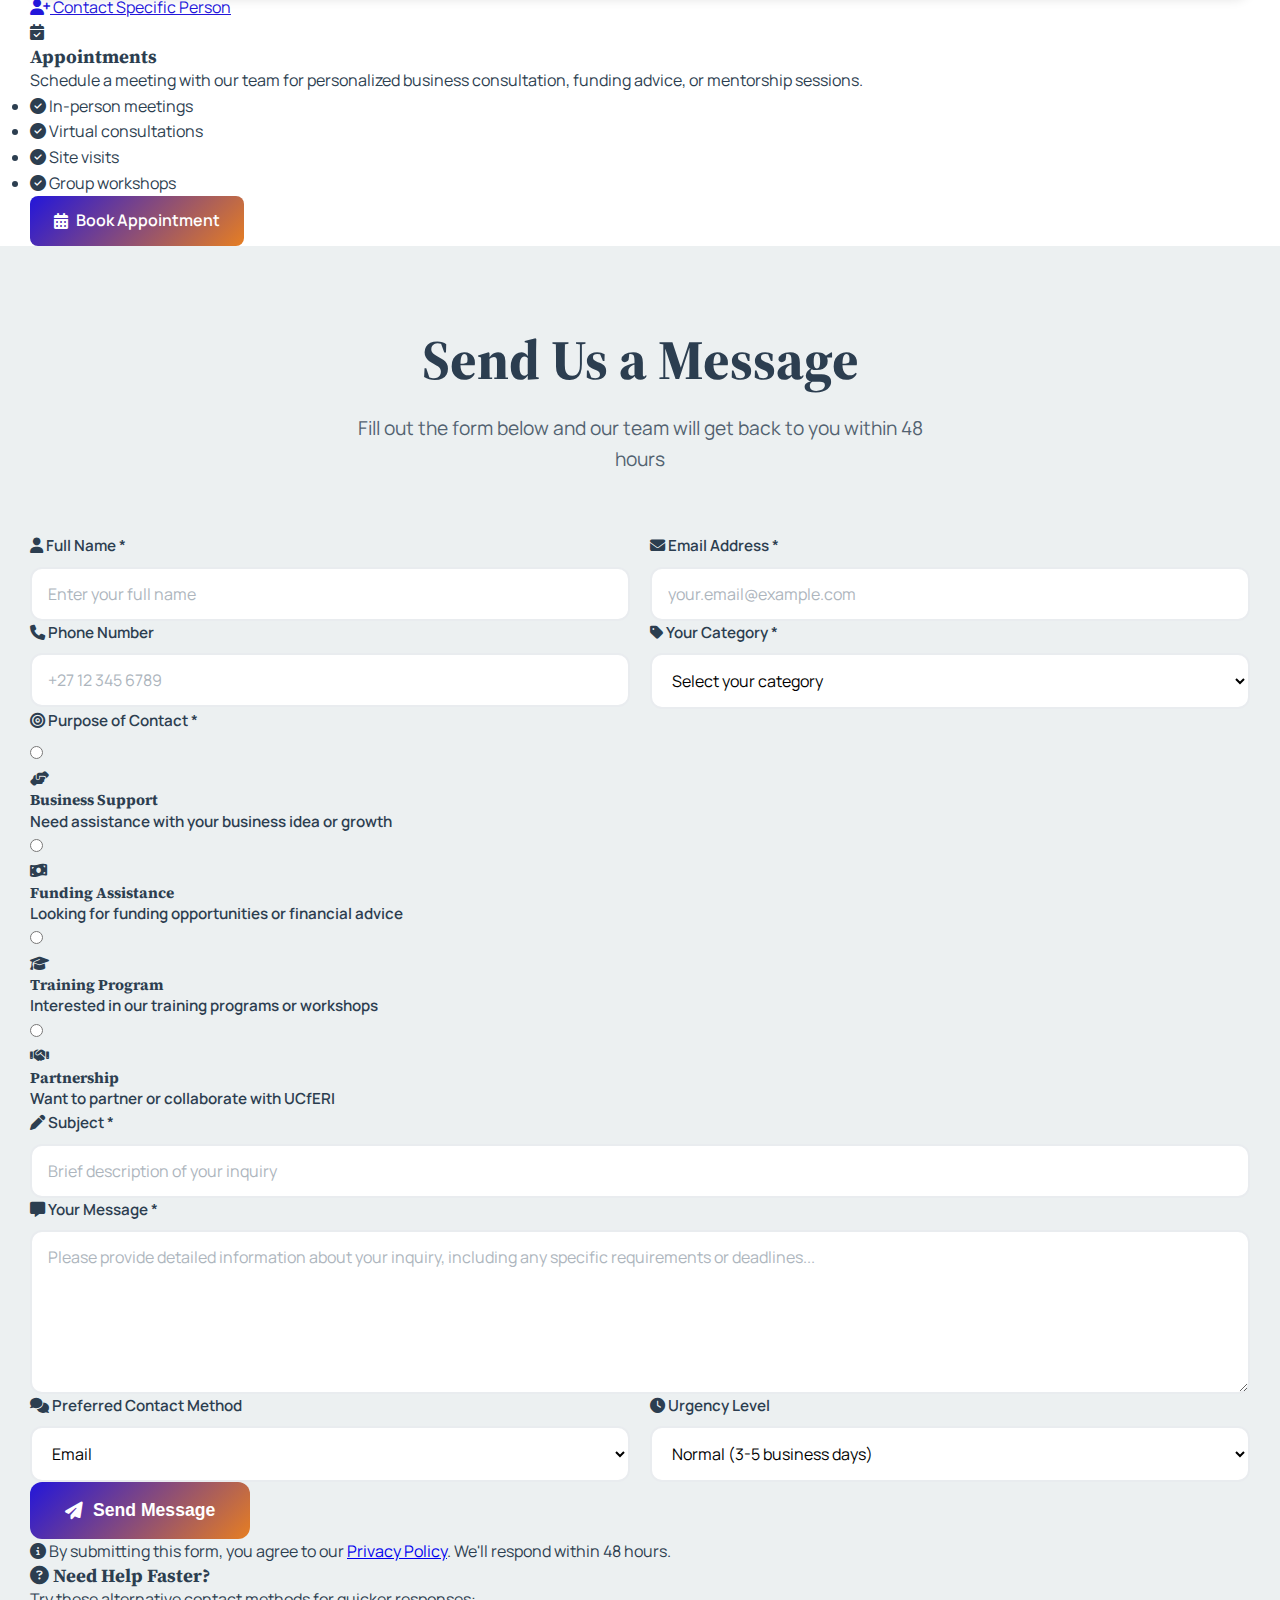
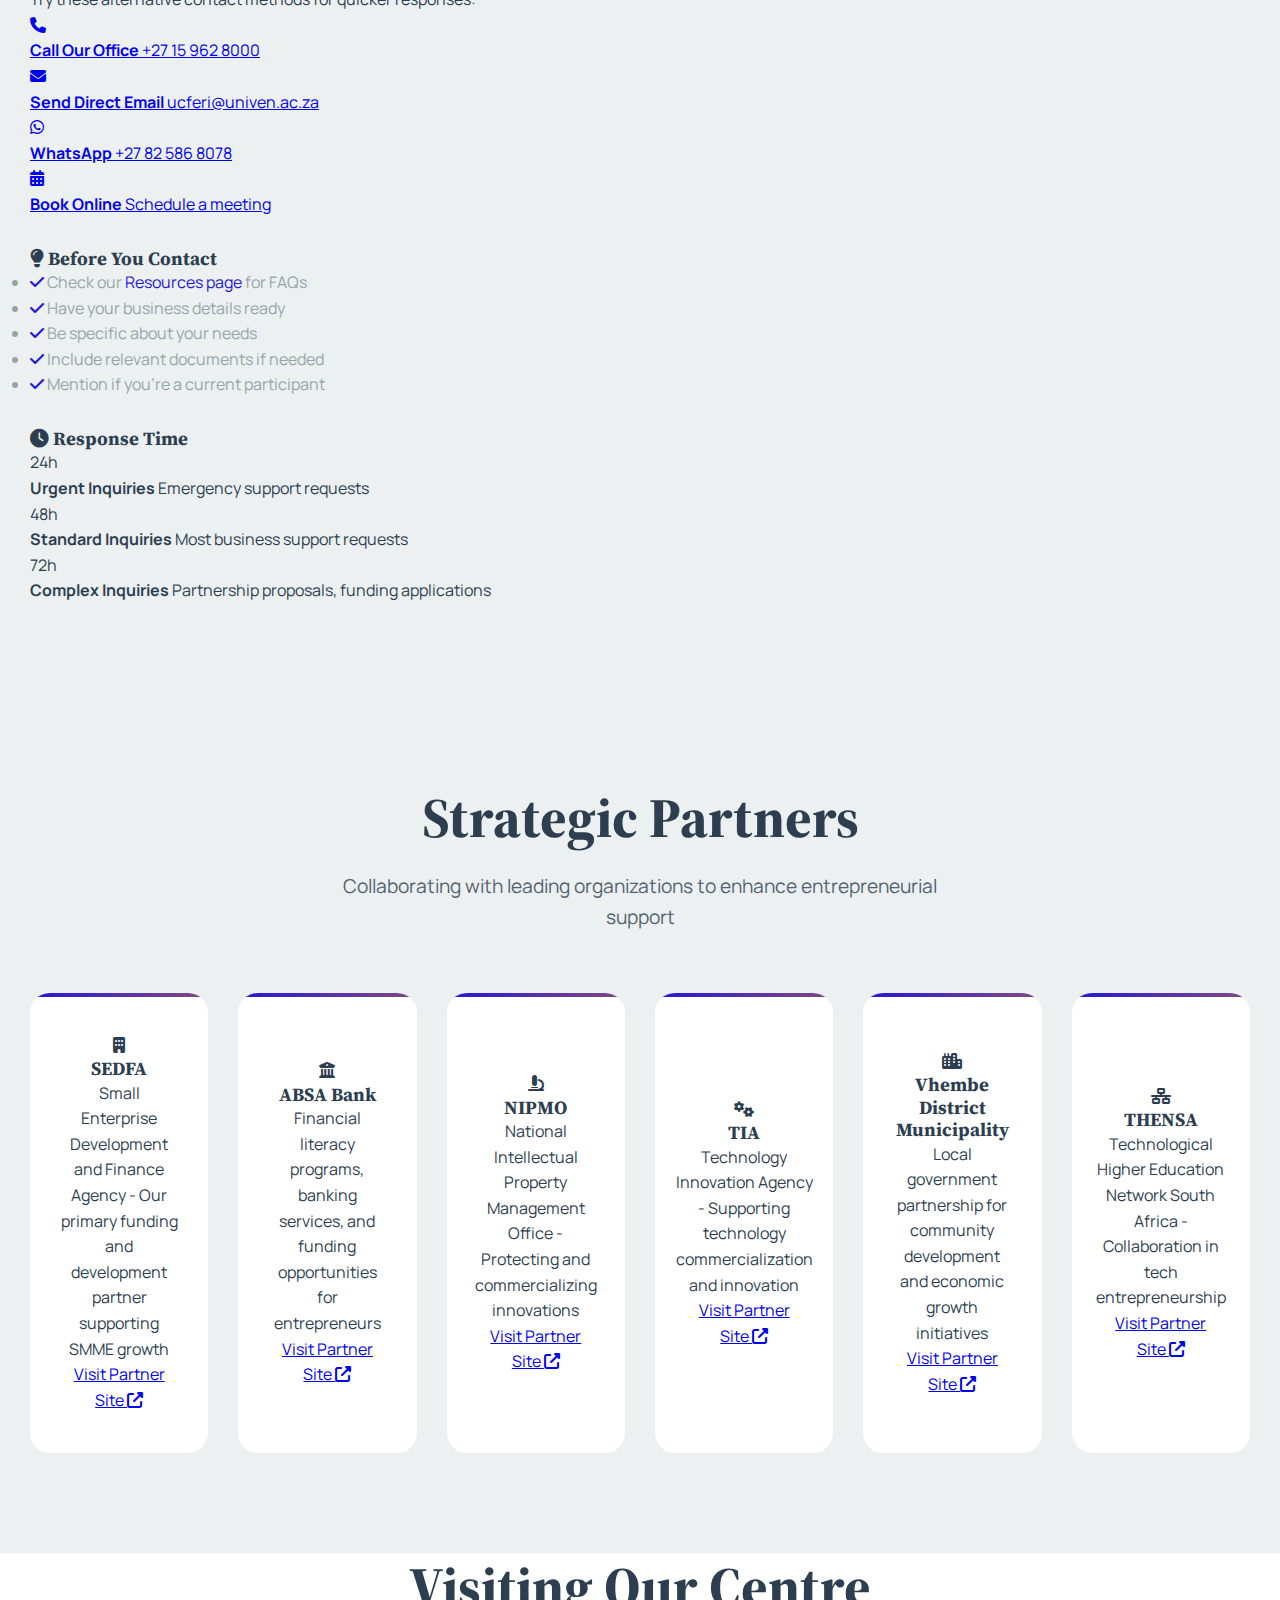
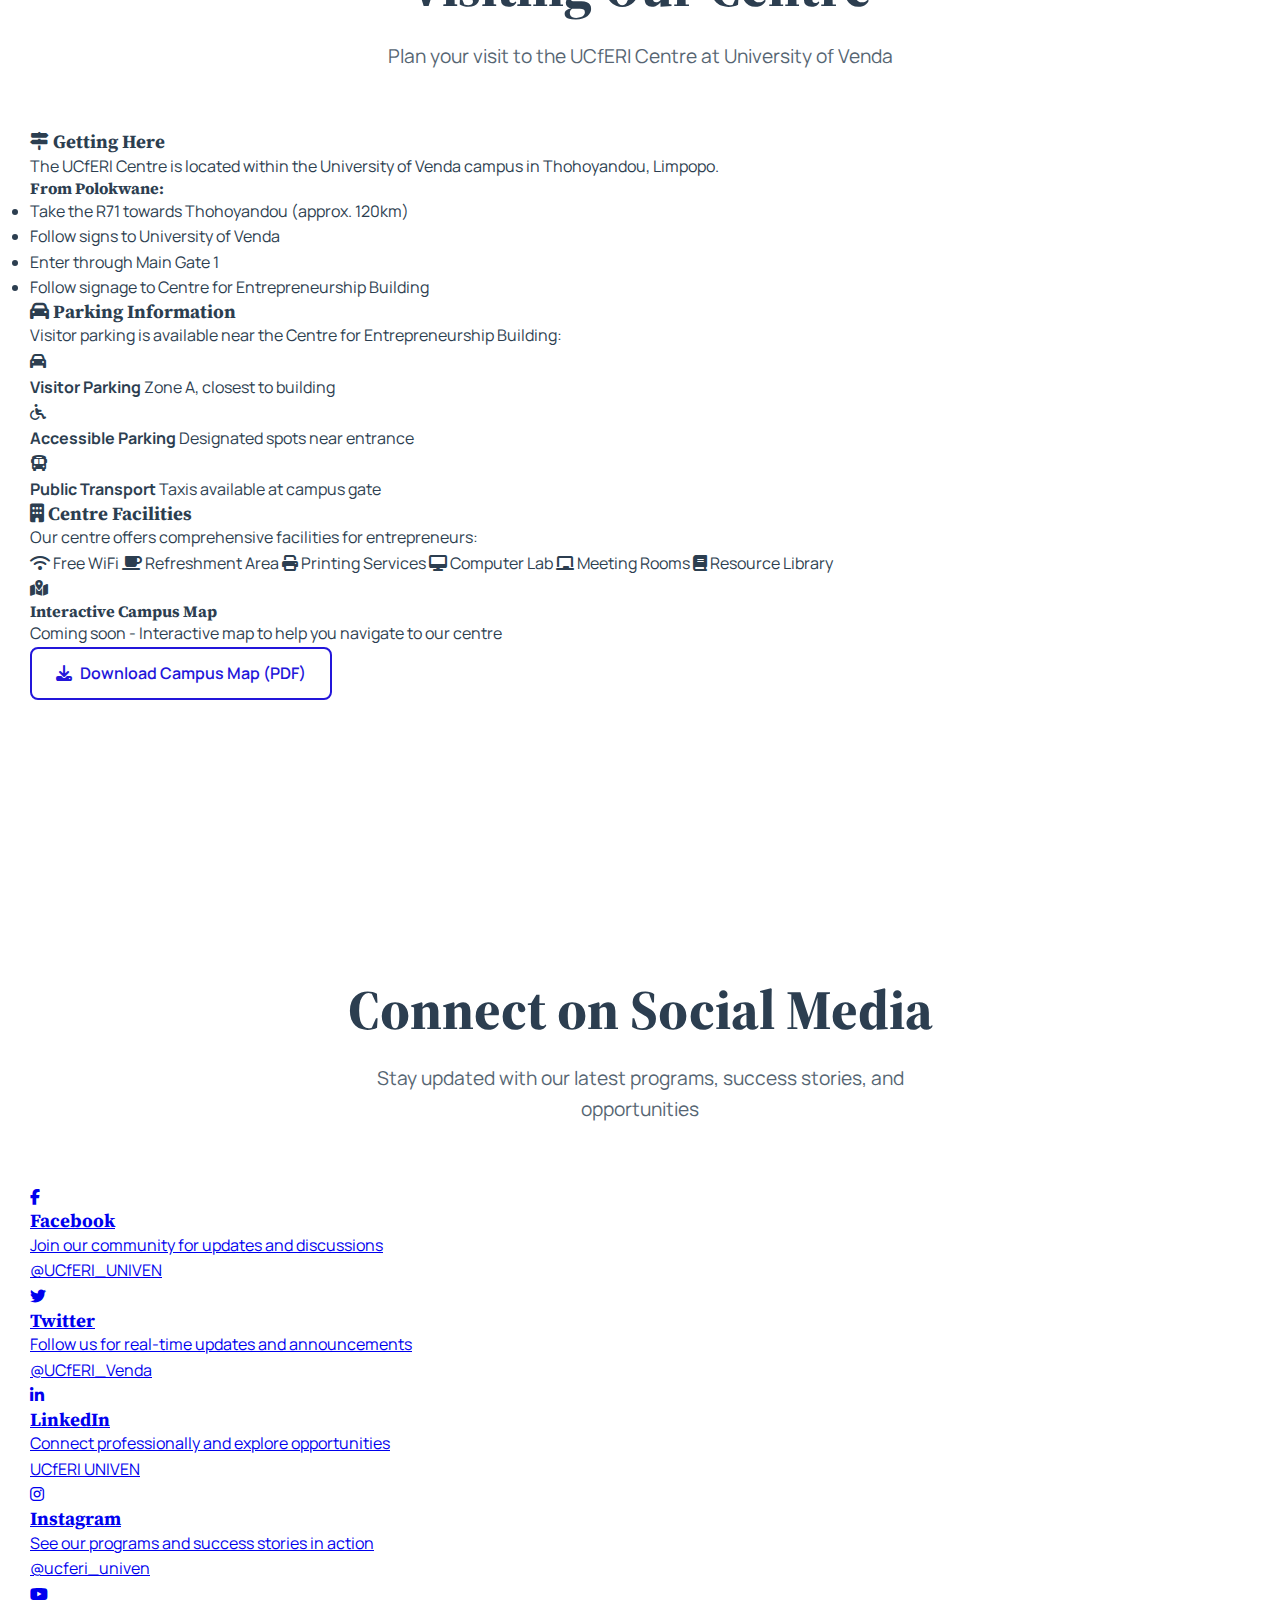
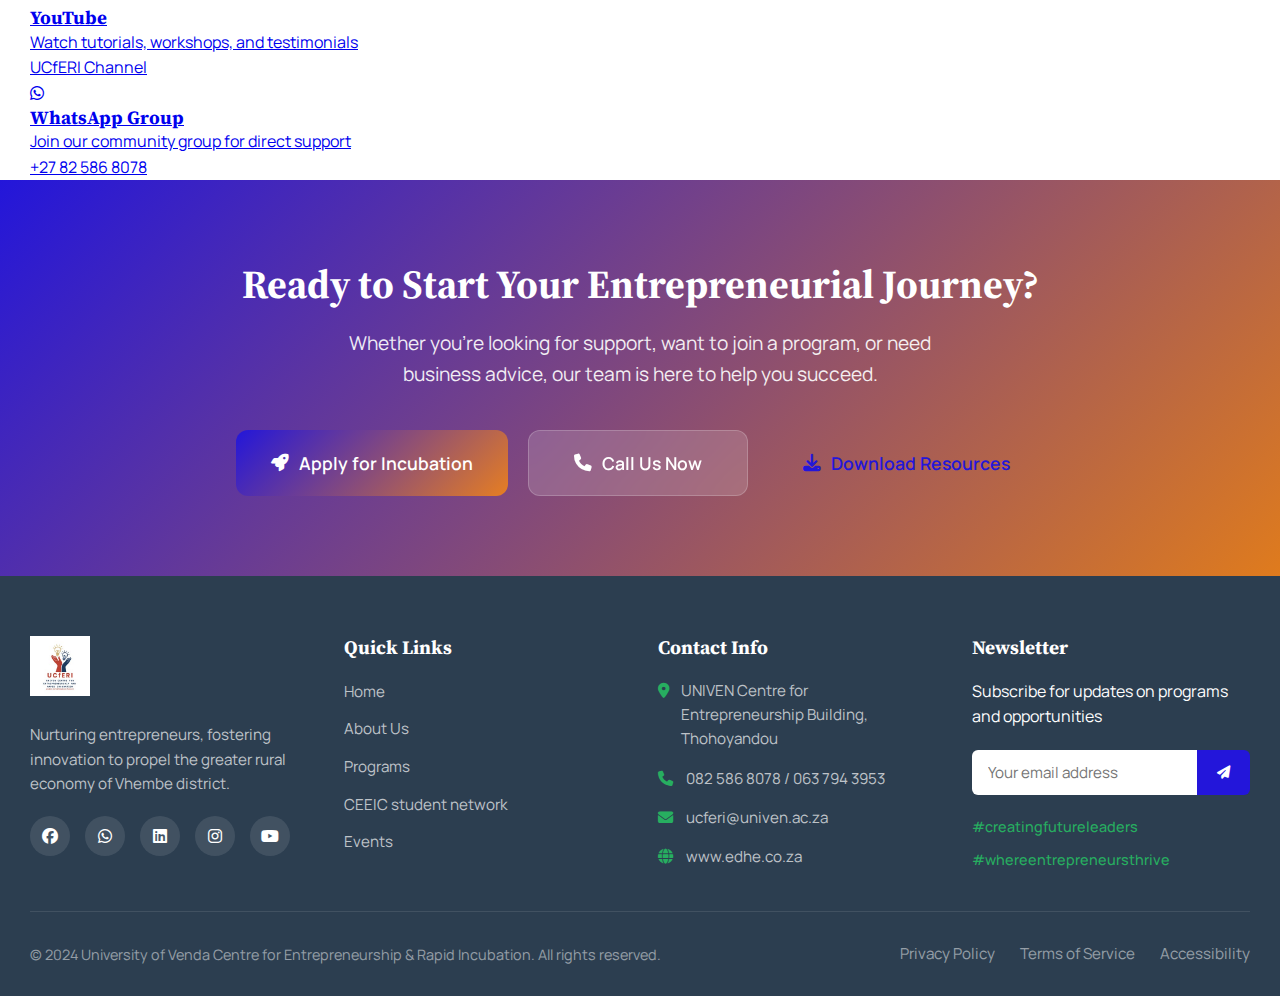
<file: contact.html>
<!DOCTYPE html>
<html lang="en">
<head>
    <meta charset="UTF-8">
    <meta name="viewport" content="width=device-width, initial-scale=1.0">
    <title>Contact UCfERI | University of Venda Centre for Entrepreneurship</title>
    <link rel="stylesheet" href="https://cdnjs.cloudflare.com/ajax/libs/font-awesome/6.4.0/css/all.min.css">
    <link href="https://fonts.googleapis.com/css2?family=Manrope:wght@300;400;500;600;700;800&family=Source+Serif+Pro:wght@400;600;700&display=swap" rel="stylesheet">
    <link rel="stylesheet" href="css/contact.css">
    <link rel="stylesheet" href="css/index.css">
    <link rel="stylesheet" href="css/mobile.css">
    <link rel="stylesheet" href="css/header-footer-home.css">
    <!-- Google tag (gtag.js) -->
<script async src="https://www.googletagmanager.com/gtag/js?id=G-H4L52LZVHL"></script>
<script>
  window.dataLayer = window.dataLayer || [];
  function gtag(){dataLayer.push(arguments);}
  gtag('js', new Date());

  gtag('config', 'G-H4L52LZVHL');
</script>
</head>
<body>
     <!-- Announcement Bar -->
   <div class="announcement-bar">
        <div class="container">
          <div class="announcement-content">
                <span class="announcement-tag"><i class="fas fa-bullhorn"></i> Join Us</span>
                <span class="announcement-text">CEEIIC Student Network - Applications Open for 2026</span>
                <a href="programs.html#recruitment" class="announcement-link">Apply Now <i class="fas fa-arrow-right"></i></a>
            </div>
            
        </div>
    </div> 

    <!-- Header -->
    <header class="header">
        <div class="container">
            <nav class="navbar">
                <!-- Logo -->
                <div class="logo">
                    <a href="index.html">
                        <div class="logo-image">
                            <img src="images/univencferi_logo.jpeg" alt="University of Venda Centre for Entrepreneurship & Rapid Incubation">
                        </div>
                        <div class="logo-text">
                            <h1>UCfERI</h1>
                            <p>Centre for Entrepreneurship & Incubation</p>
                        </div>
                    </a>
                </div>

                <!-- Desktop Navigation -->
                <ul class="nav-menu">
                    <li><a href="index.html" class="nav-link active"><i class="fas fa-home"></i> Home</a></li>
                    <li class="dropdown">     
                        <a href="about.html" class="nav-link"><i class="fas fa-info-circle"></i> About Us  <i class="fas fa-chevron-down"></i></a> </a>
                        <div class="dropdown-content">
                            <a href="about.html#mission&vision"><i class="fas fa-bullseye"></i> Mission</a>
                            <a href="about.html#mission&vision"><i class="fas fa-low-vision"></i> Vision</a>
                            <a href="about.html#history"><i class="fas fa-history"></i> History</a>
                        </div> 
                    </li>      
                    <li class="dropdown">
                        <a href="programs.html" class="nav-link"><i class="fas fa-graduation-cap"></i> Programs <i class="fas fa-chevron-down"></i></a>
                        <div class="dropdown-content">
                            <a href="incubation.html"><i class="fas fa-rocket"></i> Business Incubation</a>
                            <a href="student-network.html"><i class="fas fa-users"></i> CEEIIC Student Netork</a>
                            <a href="programs.html#training"><i class="fas fa-chalkboard-teacher"></i> Training Programs</a>
                        </div>
                    </li>
                    <li class="dropdown">
                       <a href="#" class="nav-link"><i class="fas fa-photo-video"></i> Media <i class="fas fa-chevron-down"></i></a></a>
                       <div class="dropdown-content">
                            <a href="blog.html"><i class="fas fa-blog"></i> Blog</a>
                            <a href="news.html"><i class="fas fa-newspaper"></i> News</a>
                            <a href="events.html"><i class="fas fa-calendar-alt"></i> Events</a>
                            <a href="resources.html"><i class="fas fa-book"></i>Resources</a>
                   <a href="story.html" class="nav-link"><i class="fas fa-trophy"></i> Sucess Story</a>
                       </div>
                    </li>   
                    <li><a href="contact.html" class="nav-link"><i class="fas fa-envelope"></i> Contact</a></li>
                     
                </ul>
                 
                 
                <!-- Mobile Menu Toggle -->
                 <div class="mobile-actions"> 
                   <!--  <button class="social-toggle" aria-label="Toggle social media">
                 <i class="fas fa-share-alt"></i>
               </button>-->
      
            <button class="mobile-toggle" aria-label="Toggle mobile menu">
            <div class="hamburger">
                <span></span>
                <span></span>
                <span></span>
            </div>
        </button>
    </div>
               
            </nav>
        </div>
    </header>

    <!-- Page Header -->
    <section class="page-header">
        <div class="container">
            <div class="page-header-content">
                <h1>Contact UCfERI</h1>
                <p>Connect with our team for entrepreneurial support, program information, partnership opportunities, or business development assistance</p>
                <div class="breadcrumb">
                    <a href="index.html">Home</a>
                    <i class="fas fa-chevron-right"></i>
                    <span>Contact</span>
                </div>
            </div>
        </div>
    </section>

    <!-- Contact Overview -->
    <section class="contact-overview">
        <div class="container">
            <div class="overview-grid">
                <div class="overview-content">
                    <h2>Get in Touch</h2>
                    <p class="lead">At UCfERI, we're committed to supporting entrepreneurs at every stage of their journey. Whether you're a student with a startup idea, an existing SMME seeking growth, or a partner looking to collaborate, our team is here to help.</p>
                    
                    <div class="contact-stats">
                        <div class="stat-item">
                            <div class="stat-number">48h</div>
                            <div class="stat-label">Average Response Time</div>
                        </div>
                        <div class="stat-item">
                            <div class="stat-number">95%</div>
                            <div class="stat-label">Satisfaction Rate</div>
                        </div>
                        <div class="stat-item">
                            <div class="stat-number">1000+</div>
                            <div class="stat-label">Entrepreneurs Supported</div>
                        </div>
                    </div>
                    
                    <div class="office-hours">
                        <h3><i class="fas fa-clock"></i> Office Hours</h3>
                        <div class="hours-grid">
                            <div class="hours-item">
                                <strong>Monday - Friday</strong>
                                <p>8:00 AM - 4:30 PM</p>
                            </div>
                            <div class="hours-item">
                                <strong>Saturday</strong>
                                <p>9:00 AM - 1:00 PM (Workshops only)</p>
                            </div>
                            <div class="hours-item">
                                <strong>Sunday & Public Holidays</strong>
                                <p>Closed</p>
                            </div>
                        </div>
                    </div>
                </div>
                
                <div class="overview-image">
                    <img src="images/c.webp" alt="UCfERI Office at University of Venda">
                    <div class="emergency-contact">
                        <div class="emergency-header">
                            <i class="fas fa-exclamation-circle"></i>
                            <h4>Urgent Inquiries</h4>
                        </div>
                        <p>For urgent matters outside business hours, please email with "URGENT" in the subject line.</p>
                        <a href="mailto:ucferi@univen.ac.za" class="btn btn-outline">
                            <i class="fas fa-envelope"></i>
                            Send Urgent Email
                        </a>
                    </div>
                </div>
            </div>
        </div>
    </section>

    <!-- Contact Information -->
    <section class="contact-information">
        <div class="container">
            <div class="section-header">
                <h2 class="section-title">Contact Information</h2>
                <p class="section-subtitle">Multiple ways to reach our team</p>
            </div>
            
            <div class="info-grid">
                <div class="info-card">
                    <div class="info-icon">
                        <i class="fas fa-map-marker-alt"></i>
                    </div>
                    <h3>Physical Address</h3>
                    <p>
                        <strong>University of Venda</strong><br>
                        Centre for Entrepreneurship Building<br>
                        Thohoyandou, Limpopo Province<br>
                        South Africa, 0950<br>
                        <em class="location-note">Located in the UNESCO Vhembe Biosphere Reserve</em>
                    </p>
                    <a href="#" class="btn-link">
                        <i class="fas fa-directions"></i>
                        Get Directions
                    </a>
                </div>
                
                <div class="info-card">
                    <div class="info-icon">
                        <i class="fas fa-phone-alt"></i>
                    </div>
                    <h3>Phone & Email</h3>
                    <p>
                        <strong>Main Office:</strong> +27 15 962 8000<br>
                        <strong>Direct Line:</strong> +27 15 962 8888<br>
                        <strong>Mobile:</strong> +27 82 586 8078<br>
                        <strong>Email:</strong> ucferi@univen.ac.za
                    </p>
                    <div class="contact-buttons">
                        <a href="tel:+27159628000" class="btn btn-small">
                            <i class="fas fa-phone"></i>
                            Call Now
                        </a>
                        <a href="mailto:ucferi@univen.ac.za" class="btn btn-small btn-outline">
                            <i class="fas fa-envelope"></i>
                            Email Us
                        </a>
                    </div>
                </div>
                
                <div class="info-card">
                    <div class="info-icon">
                        <i class="fas fa-users"></i>
                    </div>
                    <h3>Team Contacts</h3>
                    <div class="team-list">
                        <div class="team-member">
                            <strong>Dr M. Ganto</strong>
                            <span>Centre Manager</span>
                            <small>ganto.m@univen.ac.za</small>
                        </div>
                        <div class="team-member">
                            <strong>Ms S. Mphaphathe</strong>
                            <span>Business Development</span>
                            <small>mphaphathe.s@univen.ac.za</small>
                        </div>
                        <div class="team-member">
                            <strong>Mr P. Nyalungu</strong>
                            <span>Marketing Officer</span>
                            <small>nyalungu.p@univen.ac.za</small>
                        </div>
                    </div>
                    <a href="#contact-form" class="btn-link">
                        <i class="fas fa-user-plus"></i>
                        Contact Specific Person
                    </a>
                </div>
                
                <div class="info-card">
                    <div class="info-icon">
                        <i class="fas fa-calendar-check"></i>
                    </div>
                    <h3>Appointments</h3>
                    <p>
                        Schedule a meeting with our team for personalized business consultation, funding advice, or mentorship sessions.
                    </p>
                    <ul class="appointment-types">
                        <li><i class="fas fa-check-circle"></i> In-person meetings</li>
                        <li><i class="fas fa-check-circle"></i> Virtual consultations</li>
                        <li><i class="fas fa-check-circle"></i> Site visits</li>
                        <li><i class="fas fa-check-circle"></i> Group workshops</li>
                    </ul>
                    <a href="#contact-form" class="btn btn-primary btn-small">
                        <i class="fas fa-calendar-alt"></i>
                        Book Appointment
                    </a>
                </div>
            </div>
        </div>
    </section>

    <!-- Contact Form Section -->
    <section class="contact-form-section" id="contact-form">
        <div class="container">
            <div class="section-header">
                <h2 class="section-title">Send Us a Message</h2>
                <p class="section-subtitle">Fill out the form below and our team will get back to you within 48 hours</p>
            </div>
            
            <div class="form-grid">
                <div class="form-container">
                    <form id="contactForm">
                        <div class="form-row">
                            <div class="form-group">
                                <label for="fullName">
                                    <i class="fas fa-user"></i>
                                    Full Name *
                                </label>
                                <input type="text" id="fullName" name="fullName" required placeholder="Enter your full name">
                            </div>
                            
                            <div class="form-group">
                                <label for="email">
                                    <i class="fas fa-envelope"></i>
                                    Email Address *
                                </label>
                                <input type="email" id="email" name="email" required placeholder="your.email@example.com">
                            </div>
                        </div>
                        
                        <div class="form-row">
                            <div class="form-group">
                                <label for="phone">
                                    <i class="fas fa-phone"></i>
                                    Phone Number
                                </label>
                                <input type="tel" id="phone" name="phone" placeholder="+27 12 345 6789">
                            </div>
                            
                            <div class="form-group">
                                <label for="category">
                                    <i class="fas fa-tag"></i>
                                    Your Category *
                                </label>
                                <select id="category" name="category" required>
                                    <option value="">Select your category</option>
                                    <option value="student">UNIVEN Student</option>
                                    <option value="staff">UNIVEN Staff</option>
                                    <option value="alumni">UNIVEN Alumni</option>
                                    <option value="sme">SMME Owner</option>
                                    <option value="community">Community Member</option>
                                    <option value="partner">Potential Partner</option>
                                    <option value="investor">Investor/Donor</option>
                                    <option value="media">Media/Press</option>
                                    <option value="other">Other</option>
                                </select>
                            </div>
                        </div>
                        
                        <div class="form-group">
                            <label>
                                <i class="fas fa-bullseye"></i>
                                Purpose of Contact *
                            </label>
                            <div class="purpose-grid">
                                <label class="purpose-card">
                                    <input type="radio" name="purpose" value="support" required>
                                    <div class="purpose-content">
                                        <i class="fas fa-hands-helping"></i>
                                        <h4>Business Support</h4>
                                        <p>Need assistance with your business idea or growth</p>
                                    </div>
                                </label>
                                
                                <label class="purpose-card">
                                    <input type="radio" name="purpose" value="funding" required>
                                    <div class="purpose-content">
                                        <i class="fas fa-money-bill-wave"></i>
                                        <h4>Funding Assistance</h4>
                                        <p>Looking for funding opportunities or financial advice</p>
                                    </div>
                                </label>
                                
                                <label class="purpose-card">
                                    <input type="radio" name="purpose" value="training" required>
                                    <div class="purpose-content">
                                        <i class="fas fa-graduation-cap"></i>
                                        <h4>Training Program</h4>
                                        <p>Interested in our training programs or workshops</p>
                                    </div>
                                </label>
                                
                                <label class="purpose-card">
                                    <input type="radio" name="purpose" value="partnership" required>
                                    <div class="purpose-content">
                                        <i class="fas fa-handshake"></i>
                                        <h4>Partnership</h4>
                                        <p>Want to partner or collaborate with UCfERI</p>
                                    </div>
                                </label>
                            </div>
                        </div>
                        
                        <div class="form-group">
                            <label for="subject">
                                <i class="fas fa-pen"></i>
                                Subject *
                            </label>
                            <input type="text" id="subject" name="subject" required placeholder="Brief description of your inquiry">
                        </div>
                        
                        <div class="form-group">
                            <label for="message">
                                <i class="fas fa-comment-alt"></i>
                                Your Message *
                            </label>
                            <textarea id="message" name="message" rows="6" required placeholder="Please provide detailed information about your inquiry, including any specific requirements or deadlines..."></textarea>
                        </div>
                        
                        <div class="form-row">
                            <div class="form-group">
                                <label for="preferredContact">
                                    <i class="fas fa-comments"></i>
                                    Preferred Contact Method
                                </label>
                                <select id="preferredContact" name="preferredContact">
                                    <option value="email">Email</option>
                                    <option value="phone">Phone Call</option>
                                    <option value="whatsapp">WhatsApp</option>
                                    <option value="inperson">In-Person Meeting</option>
                                </select>
                            </div>
                            
                            <div class="form-group">
                                <label for="urgency">
                                    <i class="fas fa-clock"></i>
                                    Urgency Level
                                </label>
                                <select id="urgency" name="urgency">
                                    <option value="normal">Normal (3-5 business days)</option>
                                    <option value="medium">Medium (48 hours)</option>
                                    <option value="high">High (24 hours)</option>
                                    <option value="urgent">Urgent (Same day)</option>
                                </select>
                            </div>
                        </div>
                        
                        <div class="form-footer">
                            <button type="submit" class="btn btn-primary btn-large">
                                <i class="fas fa-paper-plane"></i>
                                Send Message
                            </button>
                            <p class="form-note">
                                <i class="fas fa-info-circle"></i>
                                By submitting this form, you agree to our <a href="#">Privacy Policy</a>. We'll respond within 48 hours.
                            </p>
                        </div>
                    </form>
                </div>
                
                <div class="form-sidebar">
                    <div class="sidebar-card">
                        <h3><i class="fas fa-question-circle"></i> Need Help Faster?</h3>
                        <p>Try these alternative contact methods for quicker responses:</p>
                        
                        <div class="quick-links">
                            <a href="tel:+27159628000" class="quick-link">
                                <i class="fas fa-phone"></i>
                                <div>
                                    <strong>Call Our Office</strong>
                                    <span>+27 15 962 8000</span>
                                </div>
                            </a>
                            
                            <a href="mailto:ucferi@univen.ac.za" class="quick-link">
                                <i class="fas fa-envelope"></i>
                                <div>
                                    <strong>Send Direct Email</strong>
                                    <span>ucferi@univen.ac.za</span>
                                </div>
                            </a>
                            
                            <a href="https://wa.me/27825868078" target="_blank" class="quick-link">
                                <i class="fab fa-whatsapp"></i>
                                <div>
                                    <strong>WhatsApp</strong>
                                    <span>+27 82 586 8078</span>
                                </div>
                            </a>
                            
                            <a href="#" class="quick-link">
                                <i class="fas fa-calendar-alt"></i>
                                <div>
                                    <strong>Book Online</strong>
                                    <span>Schedule a meeting</span>
                                </div>
                            </a>
                        </div>
                    </div>
                    
                    <div class="sidebar-card">
                        <h3><i class="fas fa-lightbulb"></i> Before You Contact</h3>
                        <ul class="tip-list">
                            <li><i class="fas fa-check"></i> Check our <a href="resources.html">Resources page</a> for FAQs</li>
                            <li><i class="fas fa-check"></i> Have your business details ready</li>
                            <li><i class="fas fa-check"></i> Be specific about your needs</li>
                            <li><i class="fas fa-check"></i> Include relevant documents if needed</li>
                            <li><i class="fas fa-check"></i> Mention if you're a current participant</li>
                        </ul>
                    </div>
                    
                    <div class="sidebar-card">
                        <h3><i class="fas fa-clock"></i> Response Time</h3>
                        <div class="response-info">
                            <div class="response-item">
                                <div class="response-time">24h</div>
                                <div class="response-desc">
                                    <strong>Urgent Inquiries</strong>
                                    <span>Emergency support requests</span>
                                </div>
                            </div>
                            <div class="response-item">
                                <div class="response-time">48h</div>
                                <div class="response-desc">
                                    <strong>Standard Inquiries</strong>
                                    <span>Most business support requests</span>
                                </div>
                            </div>
                            <div class="response-item">
                                <div class="response-time">72h</div>
                                <div class="response-desc">
                                    <strong>Complex Inquiries</strong>
                                    <span>Partnership proposals, funding applications</span>
                                </div>
                            </div>
                        </div>
                    </div>
                </div>
            </div>
        </div>
    </section>

    <!-- Partners Section -->
    <section id="partner" class="partners-section">
        <div class="container">
            <div class="section-header">
                <h2 class="section-title">Strategic Partners</h2>
                <p class="section-subtitle">Collaborating with leading organizations to enhance entrepreneurial support</p>
            </div>
            
            <div class="partners-grid">
                <div class="partner-card">
                    <div class="partner-icon">
                        <i class="fas fa-building"></i>
                    </div>
                    <h3>SEDFA</h3>
                    <p>Small Enterprise Development and Finance Agency - Our primary funding and development partner supporting SMME growth</p>
                    <a href="#" class="partner-link">Visit Partner Site <i class="fas fa-external-link-alt"></i></a>
                </div>
                
                <div class="partner-card">
                    <div class="partner-icon">
                        <i class="fas fa-university"></i>
                    </div>
                    <h3>ABSA Bank</h3>
                    <p>Financial literacy programs, banking services, and funding opportunities for entrepreneurs</p>
                    <a href="#" class="partner-link">Visit Partner Site <i class="fas fa-external-link-alt"></i></a>
                </div>
                
                <div class="partner-card">
                    <div class="partner-icon">
                        <i class="fas fa-microscope"></i>
                    </div>
                    <h3>NIPMO</h3>
                    <p>National Intellectual Property Management Office - Protecting and commercializing innovations</p>
                    <a href="#" class="partner-link">Visit Partner Site <i class="fas fa-external-link-alt"></i></a>
                </div>
                
                <div class="partner-card">
                    <div class="partner-icon">
                        <i class="fas fa-cogs"></i>
                    </div>
                    <h3>TIA</h3>
                    <p>Technology Innovation Agency - Supporting technology commercialization and innovation</p>
                    <a href="#" class="partner-link">Visit Partner Site <i class="fas fa-external-link-alt"></i></a>
                </div>
                
                <div class="partner-card">
                    <div class="partner-icon">
                        <i class="fas fa-city"></i>
                    </div>
                    <h3>Vhembe District Municipality</h3>
                    <p>Local government partnership for community development and economic growth initiatives</p>
                    <a href="#" class="partner-link">Visit Partner Site <i class="fas fa-external-link-alt"></i></a>
                </div>
                
                <div class="partner-card">
                    <div class="partner-icon">
                        <i class="fas fa-network-wired"></i>
                    </div>
                    <h3>THENSA</h3>
                    <p>Technological Higher Education Network South Africa - Collaboration in tech entrepreneurship</p>
                    <a href="#" class="partner-link">Visit Partner Site <i class="fas fa-external-link-alt"></i></a>
                </div>
            </div>
        </div>
    </section>

    <!-- Visiting Information -->
    <section class="visiting-section">
        <div class="container">
            <div class="section-header">
                <h2 class="section-title">Visiting Our Centre</h2>
                <p class="section-subtitle">Plan your visit to the UCfERI Centre at University of Venda</p>
            </div>
            
            <div class="visiting-grid">
                <div class="visiting-card">
                    <h3><i class="fas fa-map-signs"></i> Getting Here</h3>
                    <p>The UCfERI Centre is located within the University of Venda campus in Thohoyandou, Limpopo.</p>
                    
                    <div class="directions">
                        <h4>From Polokwane:</h4>
                        <ul>
                            <li>Take the R71 towards Thohoyandou (approx. 120km)</li>
                            <li>Follow signs to University of Venda</li>
                            <li>Enter through Main Gate 1</li>
                            <li>Follow signage to Centre for Entrepreneurship Building</li>
                        </ul>
                    </div>
                </div>
                
                <div class="visiting-card">
                    <h3><i class="fas fa-car"></i> Parking Information</h3>
                    <p>Visitor parking is available near the Centre for Entrepreneurship Building:</p>
                    
                    <div class="parking-info">
                        <div class="parking-item">
                            <i class="fas fa-car"></i>
                            <div>
                                <strong>Visitor Parking</strong>
                                <span>Zone A, closest to building</span>
                            </div>
                        </div>
                        <div class="parking-item">
                            <i class="fas fa-wheelchair"></i>
                            <div>
                                <strong>Accessible Parking</strong>
                                <span>Designated spots near entrance</span>
                            </div>
                        </div>
                        <div class="parking-item">
                            <i class="fas fa-bus"></i>
                            <div>
                                <strong>Public Transport</strong>
                                <span>Taxis available at campus gate</span>
                            </div>
                        </div>
                    </div>
                </div>
                
                <div class="visiting-card">
                    <h3><i class="fas fa-building"></i> Centre Facilities</h3>
                    <p>Our centre offers comprehensive facilities for entrepreneurs:</p>
                    
                    <div class="facilities">
                        <span class="facility-tag"><i class="fas fa-wifi"></i> Free WiFi</span>
                        <span class="facility-tag"><i class="fas fa-coffee"></i> Refreshment Area</span>
                        <span class="facility-tag"><i class="fas fa-print"></i> Printing Services</span>
                        <span class="facility-tag"><i class="fas fa-desktop"></i> Computer Lab</span>
                        <span class="facility-tag"><i class="fas fa-chalkboard"></i> Meeting Rooms</span>
                        <span class="facility-tag"><i class="fas fa-book"></i> Resource Library</span>
                    </div>
                </div>
            </div>
            
            <div class="map-container">
                <div class="map-placeholder">
                    <i class="fas fa-map-marked-alt"></i>
                    <h4>Interactive Campus Map</h4>
                    <p>Coming soon - Interactive map to help you navigate to our centre</p>
                    <a href="#" class="btn btn-outline">
                        <i class="fas fa-download"></i>
                        Download Campus Map (PDF)
                    </a>
                </div>
            </div>
        </div>
    </section>

    <!-- Social Media Section -->
    <section class="social-section">
        <div class="container">
            <div class="section-header">
                <h2 class="section-title">Connect on Social Media</h2>
                <p class="section-subtitle">Stay updated with our latest programs, success stories, and opportunities</p>
            </div>
            
            <div class="social-grid">
                <a href="#" class="social-card facebook">
                    <div class="social-icon">
                        <i class="fab fa-facebook-f"></i>
                    </div>
                    <div class="social-content">
                        <h3>Facebook</h3>
                        <p>Join our community for updates and discussions</p>
                        <span class="social-handle">@UCfERI_UNIVEN</span>
                    </div>
                </a>
                
                <a href="#" class="social-card twitter">
                    <div class="social-icon">
                        <i class="fab fa-twitter"></i>
                    </div>
                    <div class="social-content">
                        <h3>Twitter</h3>
                        <p>Follow us for real-time updates and announcements</p>
                        <span class="social-handle">@UCfERI_Venda</span>
                    </div>
                </a>
                
                <a href="#" class="social-card linkedin">
                    <div class="social-icon">
                        <i class="fab fa-linkedin-in"></i>
                    </div>
                    <div class="social-content">
                        <h3>LinkedIn</h3>
                        <p>Connect professionally and explore opportunities</p>
                        <span class="social-handle">UCfERI UNIVEN</span>
                    </div>
                </a>
                
                <a href="#" class="social-card instagram">
                    <div class="social-icon">
                        <i class="fab fa-instagram"></i>
                    </div>
                    <div class="social-content">
                        <h3>Instagram</h3>
                        <p>See our programs and success stories in action</p>
                        <span class="social-handle">@ucferi_univen</span>
                    </div>
                </a>
                
                <a href="#" class="social-card youtube">
                    <div class="social-icon">
                        <i class="fab fa-youtube"></i>
                    </div>
                    <div class="social-content">
                        <h3>YouTube</h3>
                        <p>Watch tutorials, workshops, and testimonials</p>
                        <span class="social-handle">UCfERI Channel</span>
                    </div>
                </a>
                
                <a href="#" class="social-card whatsapp">
                    <div class="social-icon">
                        <i class="fab fa-whatsapp"></i>
                    </div>
                    <div class="social-content">
                        <h3>WhatsApp Group</h3>
                        <p>Join our community group for direct support</p>
                        <span class="social-handle">+27 82 586 8078</span>
                    </div>
                </a>
            </div>
        </div>
    </section>

    <!-- CTA Section -->
    <section class="cta-section">
        <div class="container">
            <div class="cta-content">
                <h2>Ready to Start Your Entrepreneurial Journey?</h2>
                <p>Whether you're looking for support, want to join a program, or need business advice, our team is here to help you succeed.</p>
                <div class="cta-buttons">
                    <a href="incubation.html#apply" class="btn btn-primary btn-large">
                        <i class="fas fa-rocket"></i>
                        Apply for Incubation
                    </a>
                    <a href="tel:+27159628000" class="btn btn-secondary btn-large">
                        <i class="fas fa-phone"></i>
                        Call Us Now
                    </a>
                    <a href="resources.html" class="btn btn-outline btn-large">
                        <i class="fas fa-download"></i>
                        Download Resources
                    </a>
                </div>
            </div>
        </div>
    </section>

    <!-- Footer -->
    <footer class="footer">
        <div class="container">
            <div class="footer-grid">
                <div class="footer-col">
                    <div class="footer-logo">
                        <img src="images/univencferi_logo.jpeg" alt="UCfERI">
                    </div>
                    <p class="footer-about">
                        Nurturing entrepreneurs, fostering innovation to propel the greater rural economy 
                        of Vhembe district.
                    </p>
                    <div class="social-links">
                        <a href="https://www.facebook.com/profile.php?id=61559043681399" aria-label="Facebook"><i class="fab fa-facebook"></i></a>
                        <a href="https://api.whatsapp.com/send?phone=27796788140" aria-label="Whatsapp"><i class="fab fa-whatsapp"></i></a>
                        <a href="https://www.linkedin.com/company/univencferi/posts/?feedView=all" aria-label="LinkedIn"><i class="fab fa-linkedin"></i></a>
                        <a href="https://www.instagram.com/univen.cferi/" aria-label="Instagram"><i class="fab fa-instagram"></i></a>
                        <a href="https://www.youtube.com/@UCfERIPressClub" aria-label="YouTube"><i class="fab fa-youtube"></i></a>
                    </div>
                </div>
                
                <div class="footer-col">
                    <h4 class="footer-title">Quick Links</h4>
                    <ul class="footer-links">
                        <li><a href="index.html">Home</a></li>
                        <li><a href="about.html">About Us</a></li>
                        <li><a href="programs.html">Programs</a></li>
                        <li><a href="student-network.html">CEEIC student network</a></li>
                        <li><a href="events.html">Events</a></li>
                    </ul>
                </div>
                
                <div class="footer-col">
                    <h4 class="footer-title">Contact Info</h4>
                    <div class="contact-info">
                        <p><i class="fas fa-map-marker-alt"></i> UNIVEN Centre for Entrepreneurship Building, Thohoyandou</p>
                        <p><i class="fas fa-phone"></i> 082 586 8078 / 063 794 3953</p>
                        <p><i class="fas fa-envelope"></i> ucferi@univen.ac.za</p>
                        <p><i class="fas fa-globe"></i> www.edhe.co.za</p>
                    </div>
                </div>
                
                <div class="footer-col">
                    <h4 class="footer-title">Newsletter</h4>
                    <p>Subscribe for updates on programs and opportunities</p>
                    <form class="newsletter-form">
                        <input type="email" placeholder="Your email address" required aria-label="Email address">
                        <button type="submit" aria-label="Subscribe">
                            <i class="fas fa-paper-plane"></i>
                        </button>
                    </form>
                    <div class="hashtags">
                        <span>#creatingfutureleaders</span>
                        <span>#whereentrepreneursthrive</span>
                    </div>
                </div>
            </div>
            
            <div class="footer-bottom">
                <div class="copyright">
                    &copy; 2024 University of Venda Centre for Entrepreneurship & Rapid Incubation. All rights reserved.
                </div>
                <div class="footer-links">
                    <a href="#">Privacy Policy</a>
                    <a href="#">Terms of Service</a>
                    <a href="#">Accessibility</a>
                </div>
            </div>
        </div>
    </footer>

    <!-- JavaScript -->
    <script src="js/contact.js"></script>
</body>
</html>
</file>
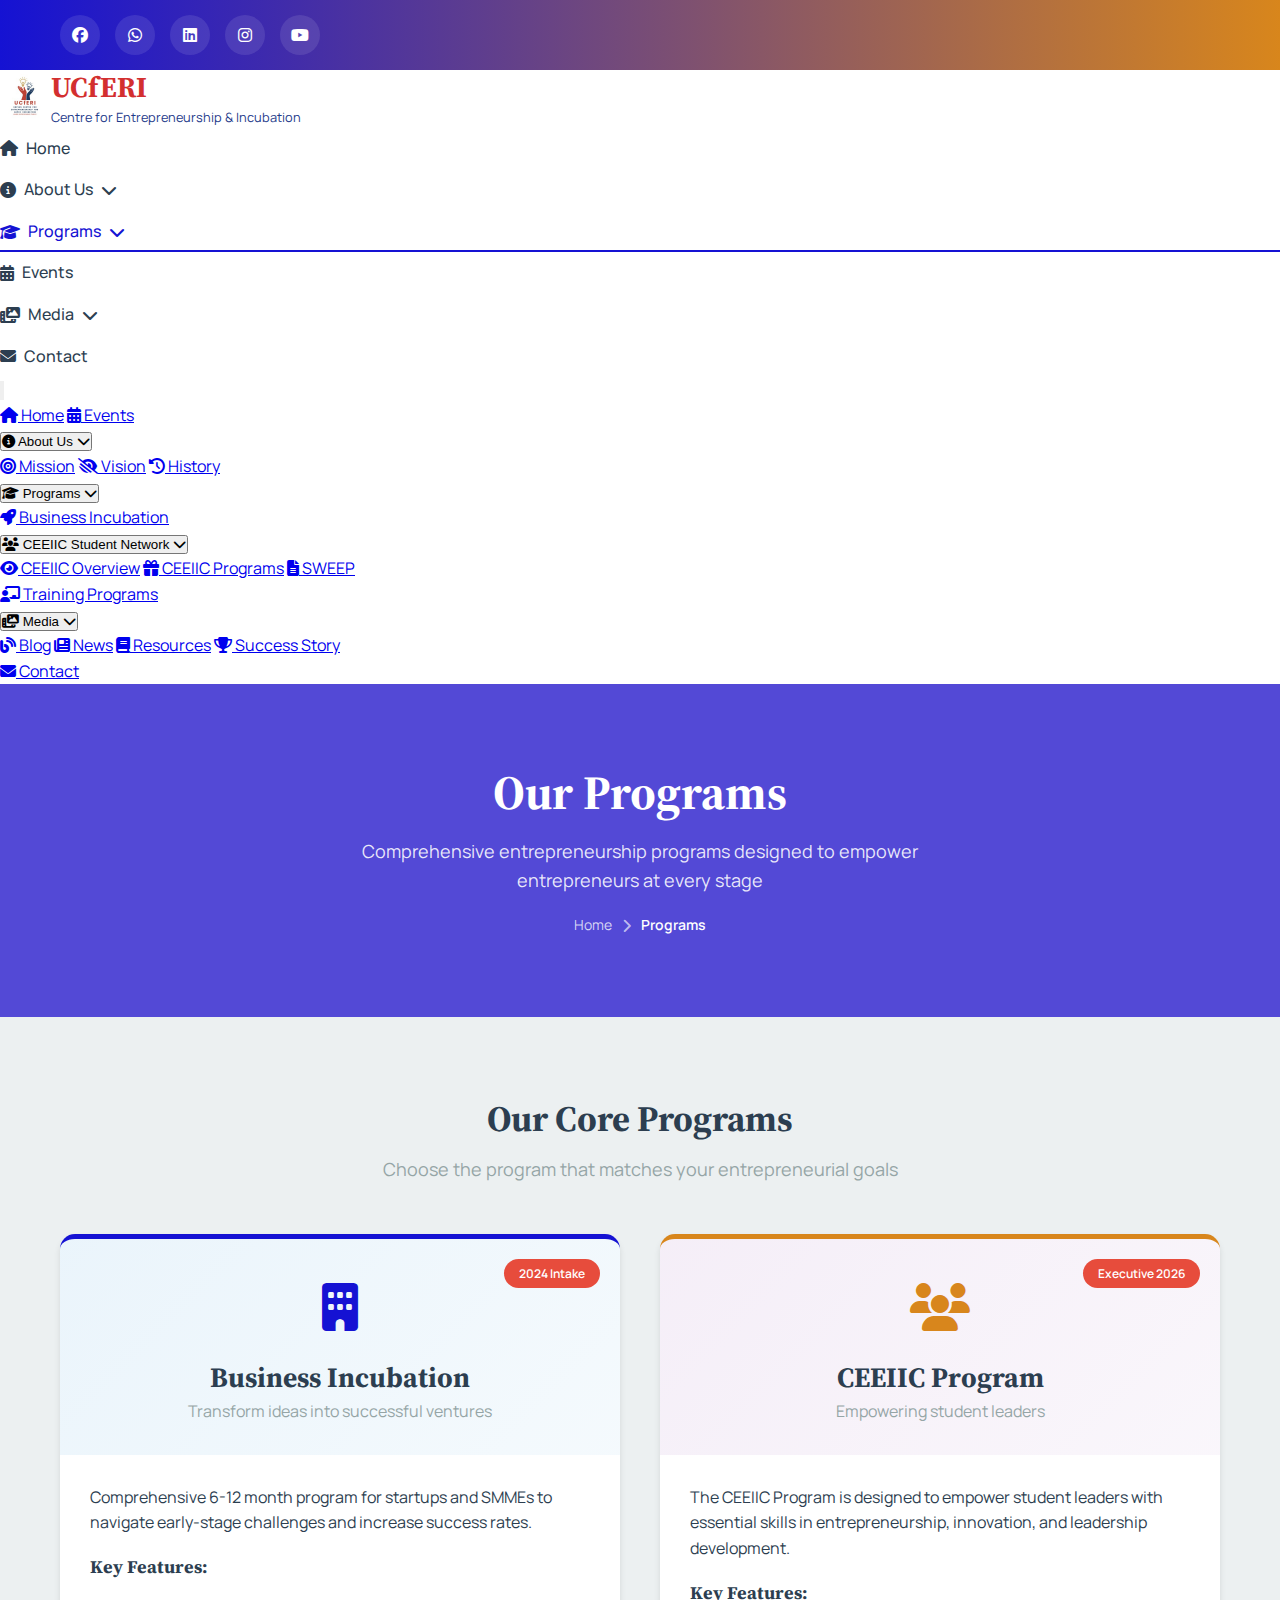
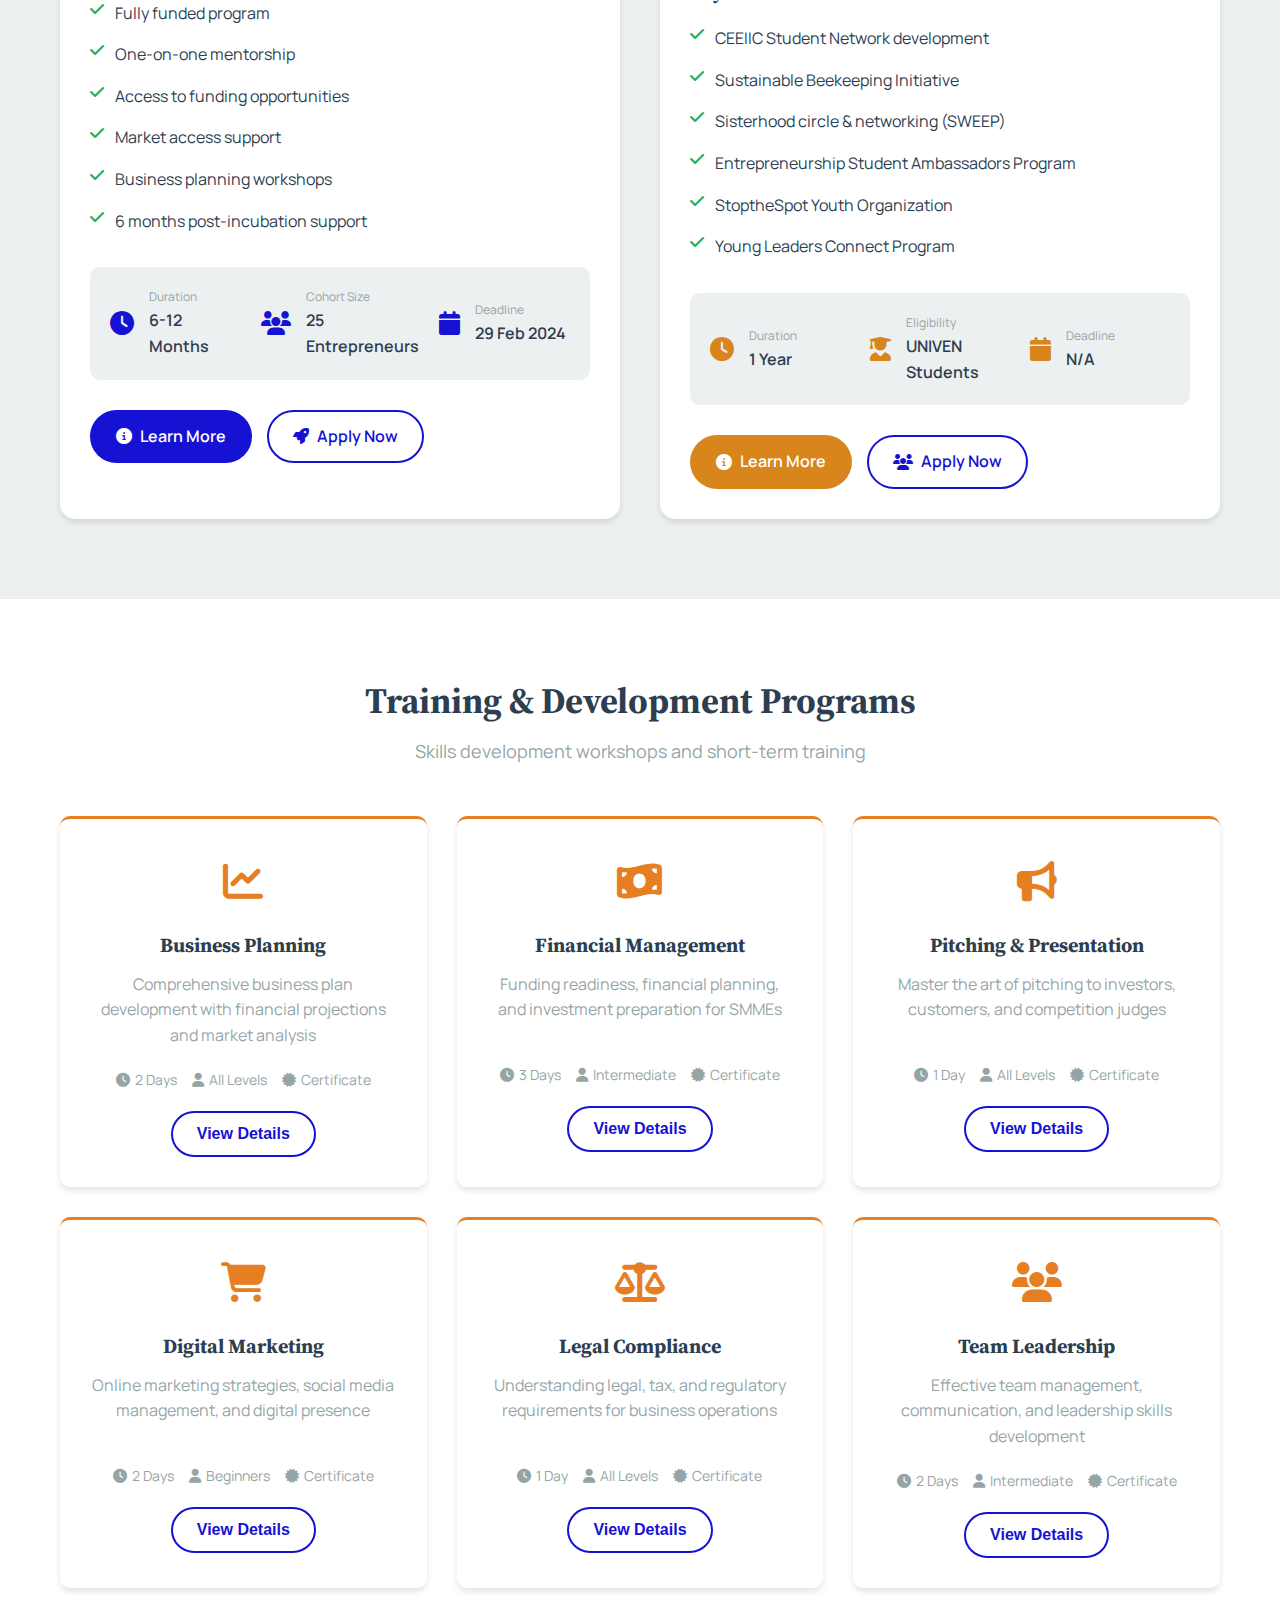
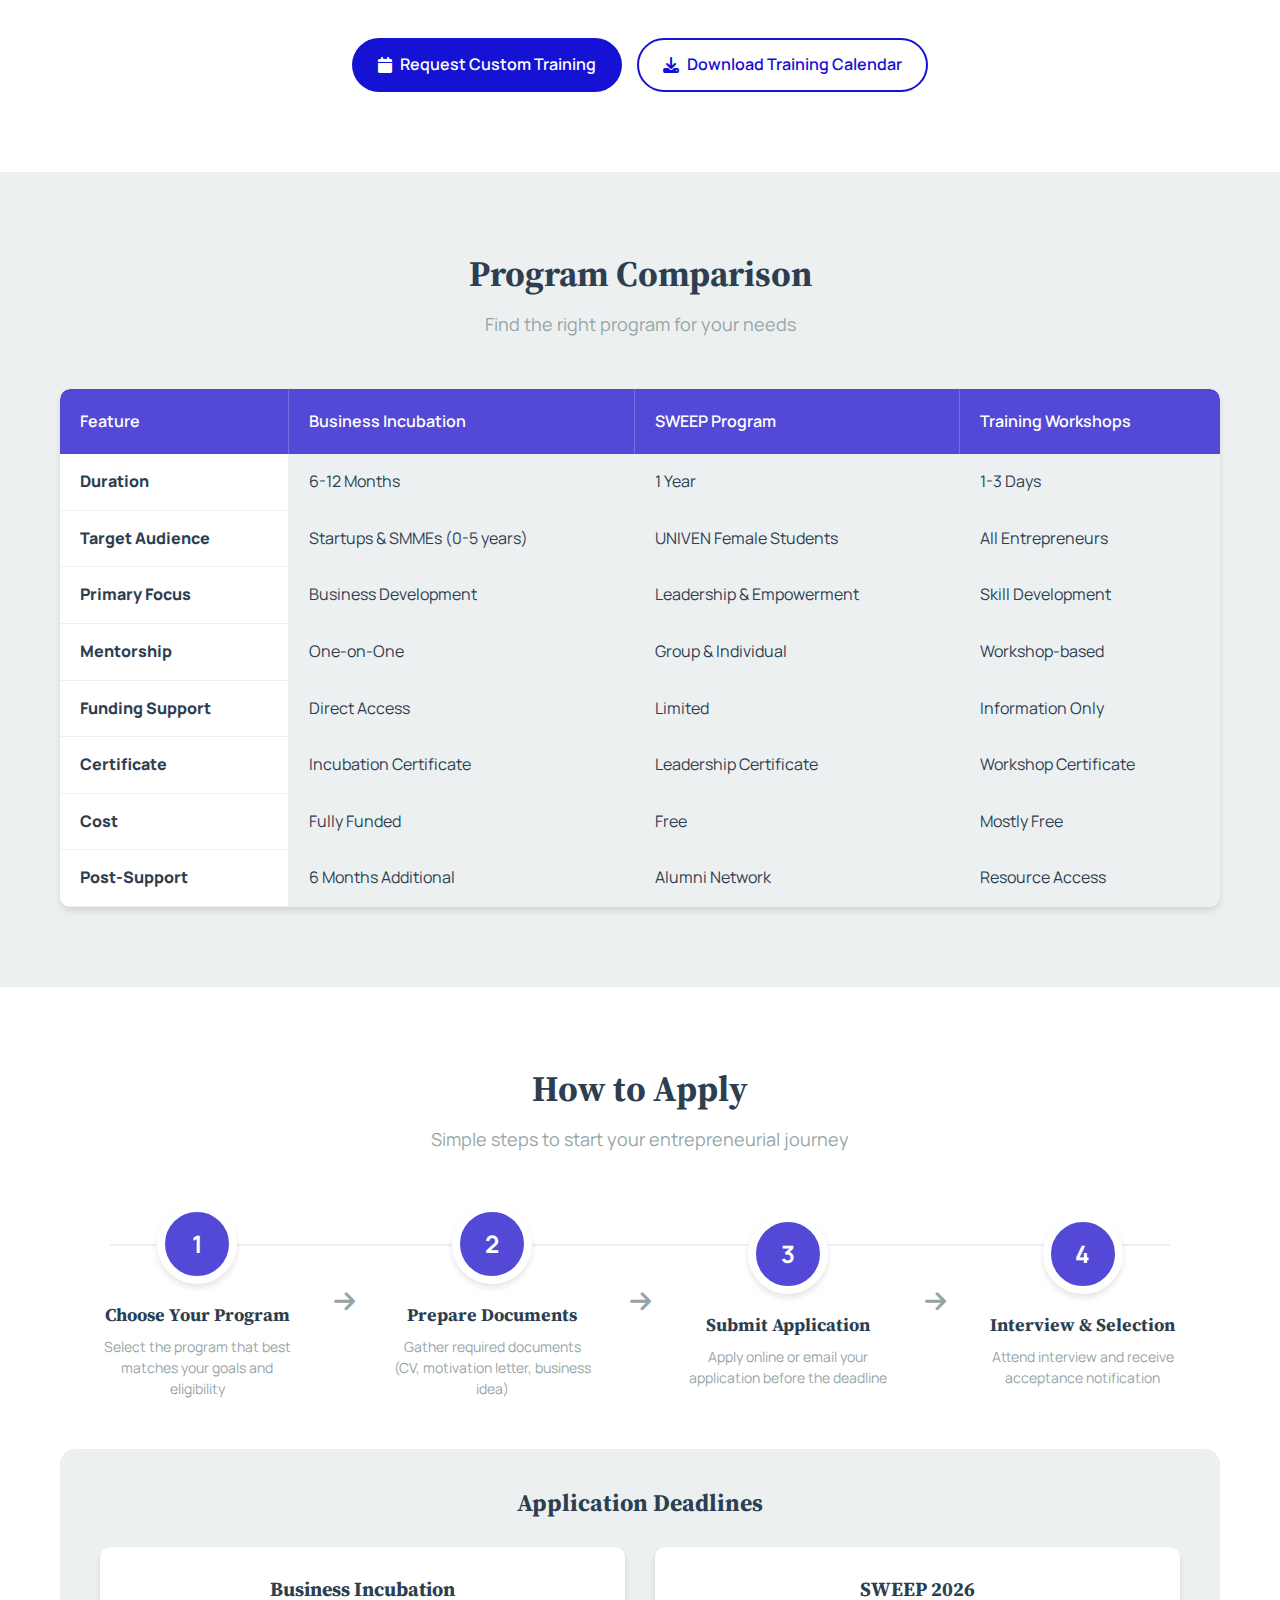
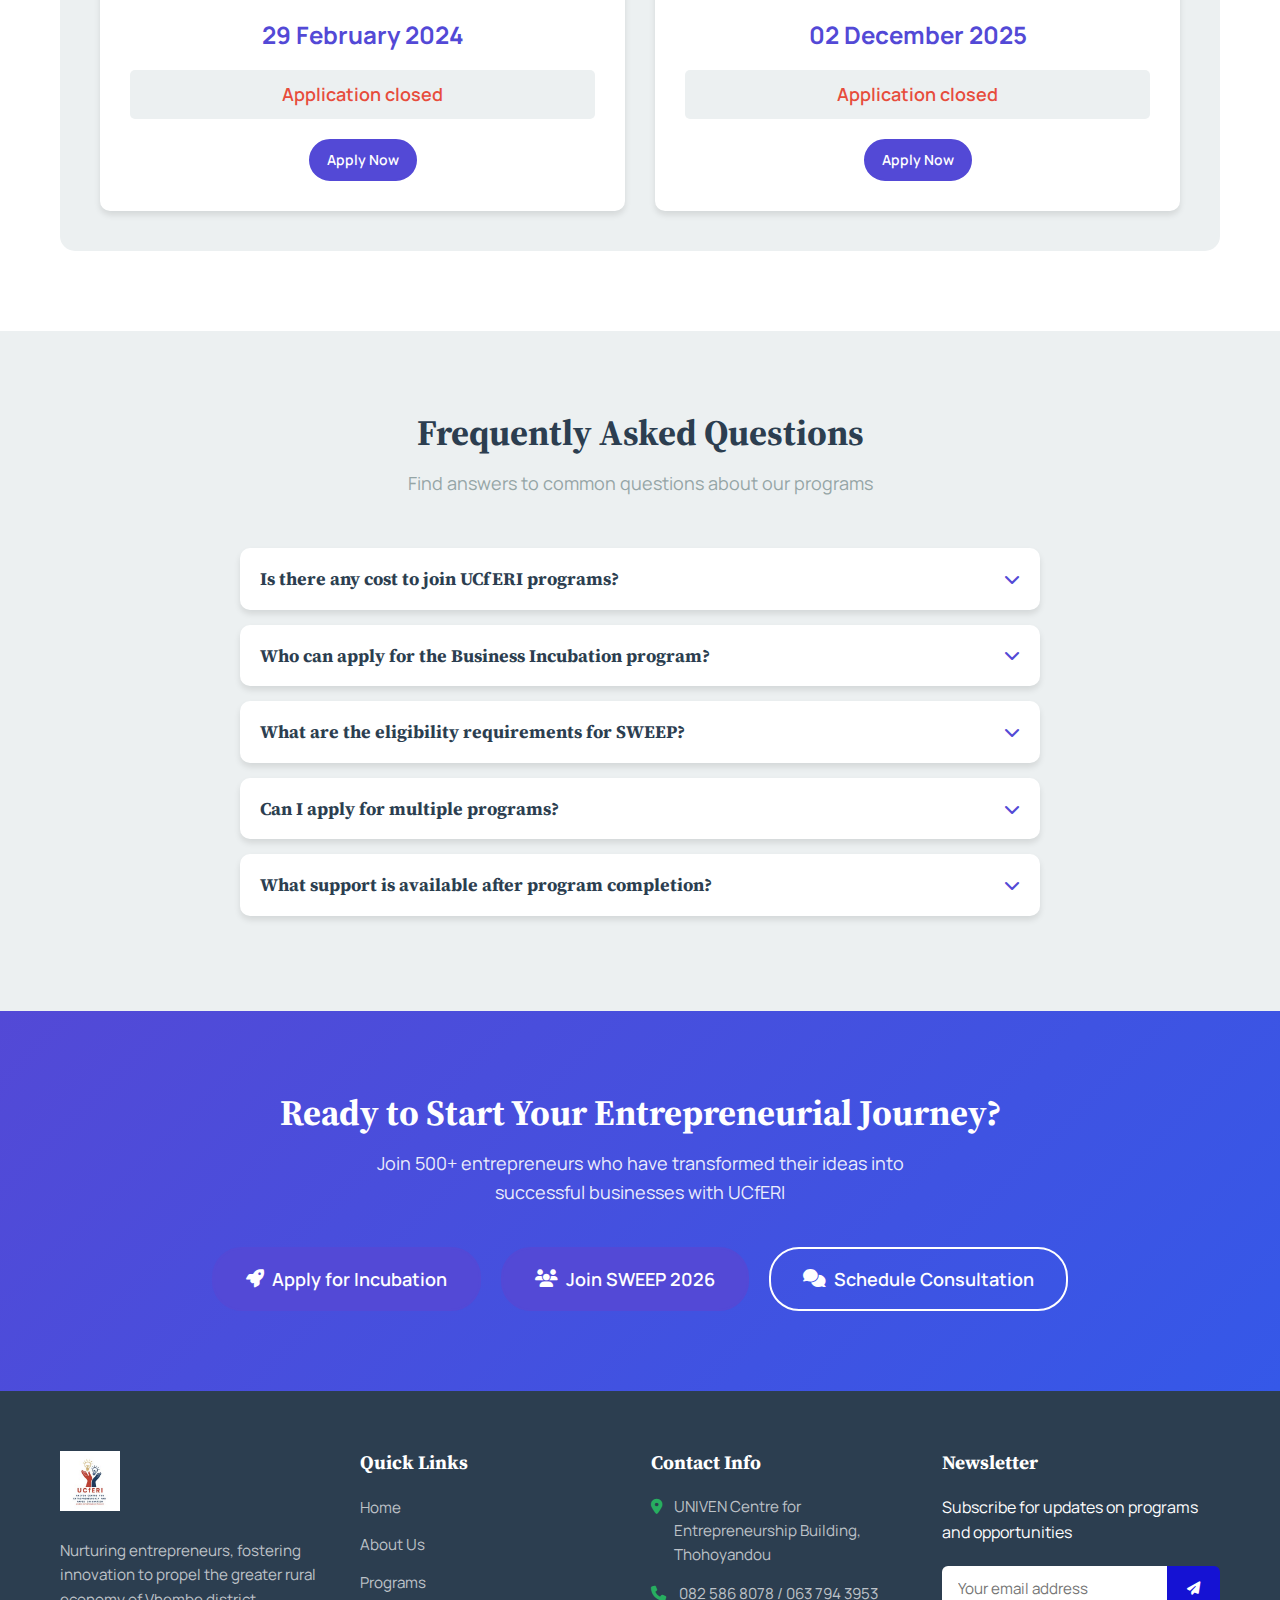
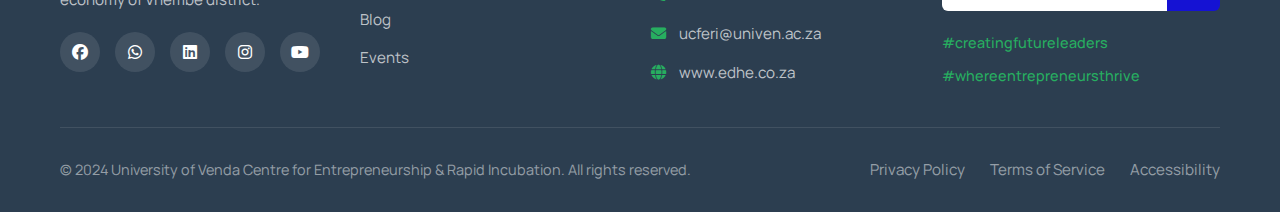
<file: programs.html>
<!DOCTYPE html>
<html lang="en">
<head>
    <meta charset="UTF-8">
    <meta name="viewport" content="width=device-width, initial-scale=1.0">
    <title>Our Programs | UCfERI - University of Venda Entrepreneurship Centre</title>
    <link rel="stylesheet" href="https://cdnjs.cloudflare.com/ajax/libs/font-awesome/6.4.0/css/all.min.css">
    <link href="https://fonts.googleapis.com/css2?family=Manrope:wght@300;400;500;600;700;800&family=Source+Serif+Pro:wght@400;600;700&display=swap" rel="stylesheet">
    <link rel="stylesheet" href="css/header-footer-home.css">

    <link rel="stylesheet" href="css/programs.css">
    

    <!-- Google tag (gtag.js) -->
    <script async src="https://www.googletagmanager.com/gtag/js?id=G-H4L52LZVHL"></script>
     <script>
         window.dataLayer = window.dataLayer || [];
         function gtag(){dataLayer.push(arguments);}
         gtag('js', new Date());
        gtag('config', 'G-H4L52LZVHL');
    </script>
</head>
<body class="social-announcement-page">

    <!-- ======================================================-->
    <!-- Announcement Bar -->
    <!-- ======================================================-->
     <div class="announcement-bar">
        <div class="container">
            <div class="social-links">
                <a href="https://www.facebook.com/profile.php?id=61559043681399" aria-label="Facebook"><i class="fab fa-facebook"></i></a>
                <a href="https://api.whatsapp.com/send?phone=27796788140" aria-label="Whatsapp"><i class="fab fa-whatsapp"></i></a>
                <a href="https://www.linkedin.com/company/univencferi/posts/?feedView=all" aria-label="LinkedIn"><i class="fab fa-linkedin"></i></a>
                <a href="https://www.instagram.com/univen.cferi/" aria-label="Instagram"><i class="fab fa-instagram"></i></a>
                <a href="https://www.youtube.com/@UCfERIPressClub" aria-label="YouTube"><i class="fab fa-youtube"></i></a>
            </div>
        </div>
    </div>

    
   <!-- ================================================== -->
    <!-- Header -->
    <!--================================================== -->
     <section class="header-modern">
        <nav class="header-modern__nav" aria-label="Main navigation">
            <!-- Logo with UCfERI branding -->
            <div class="logo">
                <a href="index.html">
                    <div class="logo-image">
                        <img src="images/univencferi_logo.jpeg" alt="University of Venda Centre for Entrepreneurship & Rapid Incubation">
                    </div>
                    <div class="logo-text">
                        <h1>UCfERI</h1>
                        <p>Centre for Entrepreneurship & Incubation</p>
                    </div>
                </a>
            </div>

            <!-- Desktop Navigation -->
            <ul class="header-modern__links">
                <li><a href="index.html" class="nav-link"><i class="fas fa-home"></i> Home</a></li>
                
                <li class="dropdown">     
                    <a href="about.html" class="nav-link"><i class="fas fa-info-circle"></i> About Us <i class="fas fa-chevron-down"></i></a>
                    <div class="dropdown-content">
                        <a href="about.html#mission&vision"><i class="fas fa-bullseye"></i> Mission</a>
                        <a href="about.html#mission&vision"><i class="fas fa-low-vision"></i> Vision</a>
                        <a href="about.html#history"><i class="fas fa-history"></i> History</a>
                    </div> 
                </li>      
                
                <li class="dropdown">
                    <a href="programs.html" class="nav-link active">
                        <i class="fas fa-graduation-cap"></i> Programs <i class="fas fa-chevron-down"></i>
                    </a>
                    <div class="dropdown-content">
                        <a href="incubation.html"><i class="fas fa-rocket"></i> Business Incubation</a>
                        <div class="nested-dropdown">
                            <a href="#" class="nested-dropdown-toggle">
                                <i class="fas fa-users"></i> CEEIIC Student Network 
                                <i class="fas fa-chevron-right"></i>
                            </a>
                            <div class="nested-dropdown-content">
                                <a href="student-network.html"><i class="fas fa-eye"></i> CEEIIC Overview</a>
                                <a href="ceeiic-programs.html"><i class="fas fa-gift"></i> CEEIIC Programs</a>
                                <a href="sweep.html"><i class="fas fa-file-alt"></i> SWEEP</a>
                            </div>
                        </div>
                        <a href="programs.html#training"><i class="fas fa-chalkboard-teacher"></i> Training Programs</a>
                    </div>
                </li>
                
                <li><a href="events.html" class="nav-link"><i class="fas fa-calendar-alt"></i> Events</a></li>
                <li class="dropdown">
                    <a href="#" class="nav-link"><i class="fas fa-photo-video"></i> Media <i class="fas fa-chevron-down"></i></a>
                    <div class="dropdown-content">
                        <a href="blog.html"><i class="fas fa-blog"></i> Blog</a>
                        <a href="news.html"><i class="fas fa-newspaper"></i> News</a>
                        <a href="resources.html"><i class="fas fa-book"></i> Resources</a>
                        <a href="story.html"><i class="fas fa-trophy"></i> Success Story</a>
                    </div>
                </li>   
                
                <li><a href="contact.html" class="nav-link"><i class="fas fa-envelope"></i> Contact</a></li>
            </ul>

            <!-- Mobile Menu Button -->
            <button type="button" class="header-modern__menu-btn" id="mobile-menu-button" 
                    aria-controls="mobile-menu" aria-expanded="false" aria-label="Open main menu">
                <svg class="header-modern__menu-icon" fill="none" stroke="currentColor" stroke-width="2" viewBox="0 0 24 24" aria-hidden="true">
                    <path stroke-linecap="round" stroke-linejoin="round" d="M4 6h16M4 12h16M4 18h16" />
                </svg>
            </button>
        </nav>

        <!-- Mobile Menu with Perfectly Aligned Options -->
        <div class="header-modern__mobile-menu" id="mobile-menu" aria-hidden="true">
            <div class="header-modern__mobile-links">
                <!-- Home -->
                <a href="index.html" class="header-modern__mobile-link"><i class="fas fa-home"></i> Home</a>
                
                <!-- About Us Dropdown -->
                <a href="events.html" class="header-modern__mobile-link"><i class="fas fa-calendar-alt"></i> Events</a>
                <div class="mobile-dropdown">
                    <button class="mobile-dropdown-toggle" onclick="toggleMobileDropdown(this)">
                        <span class="mobile-dropdown-toggle-left">
                            <i class="fas fa-info-circle"></i> About Us
                        </span>
                        <i class="fas fa-chevron-down"></i>
                    </button>
                    <div class="mobile-dropdown-content">
                        <a href="about.html#mission&vision" class="header-modern__mobile-link"><i class="fas fa-bullseye"></i> Mission</a>
                        <a href="about.html#mission&vision" class="header-modern__mobile-link"><i class="fas fa-low-vision"></i> Vision</a>
                        <a href="about.html#history" class="header-modern__mobile-link"><i class="fas fa-history"></i> History</a>
                    </div>
                </div>

                <!-- Programs Dropdown -->
                <div class="mobile-dropdown">
                    <button class="mobile-dropdown-toggle" onclick="toggleMobileDropdown(this)">
                        <span class="mobile-dropdown-toggle-left">
                            <i class="fas fa-graduation-cap"></i> Programs
                        </span>
                        <i class="fas fa-chevron-down"></i>
                    </button>
                    <div class="mobile-dropdown-content">
                        <a href="incubation.html" class="header-modern__mobile-link"><i class="fas fa-rocket"></i> Business Incubation</a>
                        
                        <!-- CEEIIC Student Network Nested Dropdown -->
                        <div class="mobile-dropdown">
                            <button class="mobile-dropdown-toggle" onclick="toggleMobileDropdown(this)">
                                <span class="mobile-dropdown-toggle-left">
                                    <i class="fas fa-users"></i> CEEIIC Student Network
                                </span>
                                <i class="fas fa-chevron-down"></i>
                            </button>
                            <div class="mobile-dropdown-content">
                                <a href="student-network.html" class="header-modern__mobile-link"><i class="fas fa-eye"></i> CEEIIC Overview</a>
                                <a href="ceeiic-programs.html" class="header-modern__mobile-link"><i class="fas fa-gift"></i> CEEIIC Programs</a>
                                <a href="sweep.html" class="header-modern__mobile-link"><i class="fas fa-file-alt"></i> SWEEP</a>
                            </div>
                        </div>
                        
                        <a href="programs.html#training" class="header-modern__mobile-link"><i class="fas fa-chalkboard-teacher"></i> Training Programs</a>
                    </div>
                </div>

                <!-- Media Dropdown -->
                <div class="mobile-dropdown">
                    <button class="mobile-dropdown-toggle" onclick="toggleMobileDropdown(this)">
                        <span class="mobile-dropdown-toggle-left">
                            <i class="fas fa-photo-video"></i> Media
                        </span>
                        <i class="fas fa-chevron-down"></i>
                    </button>
                    <div class="mobile-dropdown-content">
                        <a href="blog.html" class="header-modern__mobile-link"><i class="fas fa-blog"></i> Blog</a>
                        <a href="news.html" class="header-modern__mobile-link"><i class="fas fa-newspaper"></i> News</a>
                        <a href="resources.html" class="header-modern__mobile-link"><i class="fas fa-book"></i> Resources</a>
                        <a href="story.html" class="header-modern__mobile-link"><i class="fas fa-trophy"></i> Success Story</a>
                    </div>
                </div>

                <!-- Contact -->
                <a href="contact.html" class="header-modern__mobile-link"><i class="fas fa-envelope"></i> Contact</a>
            </div>
        </div>
    </section>



    <!--  =================================================-->
    <!-- Page Header Section -->
    <!--  =================================================--> 
    <section class="page-header">
        <div class="container">
            <div class="page-header-content">
                <h1>Our Programs</h1>
                <p>Comprehensive entrepreneurship programs designed to empower entrepreneurs at every stage</p>
                <div class="breadcrumb">
                    <a href="index.html">Home</a>
                    <i class="fas fa-chevron-right"></i>
                    <span>Programs</span>
                </div>
            </div>
        </div>
    </section>

 
    <!--============================================-->
    <!-- Main Programs Section-->
    <!--===========================================-->
    <section class="main-programs" id="programs">
        <div class="container">
            <div class="section-header">
                <h2 class="section-title">Our Core Programs</h2>
                <p class="section-subtitle">Choose the program that matches your entrepreneurial goals</p>
            </div>

            <div class="programs-grid">
                <!-- Business Incubation -->
                <div class="program-card incubation-card" id="incubation">
                    <div class="program-header">
                        <div class="program-badge">2024 Intake</div>
                        <div class="program-icon">
                            <i class="fas fa-building"></i>
                        </div>
                        <h3>Business Incubation</h3>
                        <p class="program-tagline">Transform ideas into successful ventures</p>
                    </div>
                    <div class="program-body">
                        <p class="program-description">Comprehensive 6-12 month program for startups and SMMEs to navigate early-stage challenges and increase success rates.</p>
                        
                        <div class="program-features">
                            <h4>Key Features:</h4>
                            <ul>
                                <li><i class="fas fa-check"></i> Fully funded program</li>
                                <li><i class="fas fa-check"></i> One-on-one mentorship</li>
                                <li><i class="fas fa-check"></i> Access to funding opportunities</li>
                                <li><i class="fas fa-check"></i> Market access support</li>
                                <li><i class="fas fa-check"></i> Business planning workshops</li>
                                <li><i class="fas fa-check"></i> 6 months post-incubation support</li>
                            </ul>
                        </div>

                        <div class="program-details">
                            <div class="detail">
                                <i class="fas fa-clock"></i>
                                <div>
                                    <span class="detail-label">Duration</span>
                                    <span class="detail-value">6-12 Months</span>
                                </div>
                            </div>
                            <div class="detail">
                                <i class="fas fa-users"></i>
                                <div>
                                    <span class="detail-label">Cohort Size</span>
                                    <span class="detail-value">25 Entrepreneurs</span>
                                </div>
                            </div>
                            <div class="detail">
                                <i class="fas fa-calendar"></i>
                                <div>
                                    <span class="detail-label">Deadline</span>
                                    <span class="detail-value">29 Feb 2024</span>
                                </div>
                            </div>
                        </div>

                        <div class="program-cta">
                            <a href="incubation.html" class="btn btn-primary">
                                <i class="fas fa-info-circle"></i> Learn More
                            </a>
                            <a href="incubation.html#apply" class="btn btn-outline">
                                <i class="fas fa-rocket"></i> Apply Now
                            </a>
                        </div>
                    </div>
                </div>

                <!-- SWEEP Program -->
                <div class="program-card sweep-card" id="sweep">
                    <div class="program-header">
                        <div class="program-badge">Executive 2026</div>
                        <div class="program-icon">
                            <i class="fas fa-users"></i>
                        </div>
                        <h3>CEEIIC Program</h3>
                        <p class="program-tagline">Empowering student leaders</p>
                    </div>
                    <div class="program-body">
                        <p class="program-description">The CEEIIC Program is designed to empower student leaders with essential skills in entrepreneurship, innovation, and leadership development.</p>
                        
                        <div class="program-features">
                            <h4>Key Features:</h4>
                            <ul>
                                <li><i class="fas fa-check"></i> CEEIIC Student Network development</li>
                                <li><i class="fas fa-check"></i> Sustainable Beekeeping Initiative</li>
                                <li><i class="fas fa-check"></i> Sisterhood circle & networking (SWEEP)</li>
                                <li><i class="fas fa-check"></i> Entrepreneurship Student Ambassadors Program</li>
                                <li><i class="fas fa-check"></i> StoptheSpot Youth Organization</li>
                                <li><i class="fas fa-check"></i> Young Leaders Connect Program</li>
                            </ul>
                        </div>

                        <div class="program-details">
                            <div class="detail">
                                <i class="fas fa-clock"></i>
                                <div>
                                    <span class="detail-label">Duration</span>
                                    <span class="detail-value">1 Year</span>
                                </div>
                            </div>
                            <div class="detail">
                                <i class="fas fa-user-graduate"></i>
                                <div>
                                    <span class="detail-label">Eligibility</span>
                                    <span class="detail-value">UNIVEN  Students</span>
                                </div>
                            </div>
                            <div class="detail">
                                <i class="fas fa-calendar"></i>
                                <div>
                                    <span class="detail-label">Deadline</span>
                                    <span class="detail-value">N/A</span>
                                </div>
                            </div>
                        </div>

                        <div class="program-cta">
                            <a href="sweep.html" class="btn btn-secondary">
                                <i class="fas fa-info-circle"></i> Learn More
                            </a>
                            <a href="sweep.html#apply" class="btn btn-outline">
                                <i class="fas fa-users"></i> Apply Now
                            </a>
                        </div>
                    </div>
                </div>
            </div>
        </div>
    </section>

    <!-- Training Programs -->
    <section class="training-programs" id="training">
        <div class="container">
            <div class="section-header">
                <h2 class="section-title">Training & Development Programs</h2>
                <p class="section-subtitle">Skills development workshops and short-term training</p>
            </div>

            <div class="training-grid">
                <div class="training-card">
                    <div class="training-icon">
                        <i class="fas fa-chart-line"></i>
                    </div>
                    <h3>Business Planning</h3>
                    <p>Comprehensive business plan development with financial projections and market analysis</p>
                    <div class="training-meta">
                        <span><i class="fas fa-clock"></i> 2 Days</span>
                        <span><i class="fas fa-user"></i> All Levels</span>
                        <span><i class="fas fa-certificate"></i> Certificate</span>
                    </div>
                    <button class="btn btn-outline training-modal-btn" data-training="business-planning">View Details</button>
                </div>

                <div class="training-card">
                    <div class="training-icon">
                        <i class="fas fa-money-bill-wave"></i>
                    </div>
                    <h3>Financial Management</h3>
                    <p>Funding readiness, financial planning, and investment preparation for SMMEs</p>
                    <div class="training-meta">
                        <span><i class="fas fa-clock"></i> 3 Days</span>
                        <span><i class="fas fa-user"></i> Intermediate</span>
                        <span><i class="fas fa-certificate"></i> Certificate</span>
                    </div>
                    <button class="btn btn-outline training-modal-btn" data-training="financial-management">View Details</button>
                </div>

                <div class="training-card">
                    <div class="training-icon">
                        <i class="fas fa-bullhorn"></i>
                    </div>
                    <h3>Pitching & Presentation</h3>
                    <p>Master the art of pitching to investors, customers, and competition judges</p>
                    <div class="training-meta">
                        <span><i class="fas fa-clock"></i> 1 Day</span>
                        <span><i class="fas fa-user"></i> All Levels</span>
                        <span><i class="fas fa-certificate"></i> Certificate</span>
                    </div>
                    <button class="btn btn-outline training-modal-btn" data-training="pitching">View Details</button>
                </div>

                <div class="training-card">
                    <div class="training-icon">
                        <i class="fas fa-shopping-cart"></i>
                    </div>
                    <h3>Digital Marketing</h3>
                    <p>Online marketing strategies, social media management, and digital presence</p>
                    <div class="training-meta">
                        <span><i class="fas fa-clock"></i> 2 Days</span>
                        <span><i class="fas fa-user"></i> Beginners</span>
                        <span><i class="fas fa-certificate"></i> Certificate</span>
                    </div>
                    <button class="btn btn-outline training-modal-btn" data-training="digital-marketing">View Details</button>
                </div>

                <div class="training-card">
                    <div class="training-icon">
                        <i class="fas fa-balance-scale"></i>
                    </div>
                    <h3>Legal Compliance</h3>
                    <p>Understanding legal, tax, and regulatory requirements for business operations</p>
                    <div class="training-meta">
                        <span><i class="fas fa-clock"></i> 1 Day</span>
                        <span><i class="fas fa-user"></i> All Levels</span>
                        <span><i class="fas fa-certificate"></i> Certificate</span>
                    </div>
                    <button class="btn btn-outline training-modal-btn" data-training="legal-compliance">View Details</button>
                </div>

                <div class="training-card">
                    <div class="training-icon">
                        <i class="fas fa-users"></i>
                    </div>
                    <h3>Team Leadership</h3>
                    <p>Effective team management, communication, and leadership skills development</p>
                    <div class="training-meta">
                        <span><i class="fas fa-clock"></i> 2 Days</span>
                        <span><i class="fas fa-user"></i> Intermediate</span>
                        <span><i class="fas fa-certificate"></i> Certificate</span>
                    </div>
                    <button class="btn btn-outline training-modal-btn" data-training="team-leadership">View Details</button>
                </div>
            </div>

            <div class="view-all-training">
                <a href="contact.html" class="btn btn-primary">
                    <i class="fas fa-calendar"></i> Request Custom Training
                </a>
                <a href="resources.html" class="btn btn-outline">
                    <i class="fas fa-download"></i> Download Training Calendar
                </a>
            </div>
        </div>
    </section>

    <!--====================================================-->
    <!-- Program Comparison -->
     <!--====================================================-->
    <section class="program-comparison">
        <div class="container">
            <div class="section-header">
                <h2 class="section-title">Program Comparison</h2>
                <p class="section-subtitle">Find the right program for your needs</p>
            </div>

            <div class="comparison-table-container">
                <div class="table-responsive">
                    <table class="comparison-table">
                        <thead>
                            <tr>
                                <th>Feature</th>
                                <th>Business Incubation</th>
                                <th>SWEEP Program</th>
                                <th>Training Workshops</th>
                            </tr>
                        </thead>
                        <tbody>
                            <tr>
                                <td><strong>Duration</strong></td>
                                <td>6-12 Months</td>
                                <td>1 Year</td>
                                <td>1-3 Days</td>
                            </tr>
                            <tr>
                                <td><strong>Target Audience</strong></td>
                                <td>Startups & SMMEs (0-5 years)</td>
                                <td>UNIVEN Female Students</td>
                                <td>All Entrepreneurs</td>
                            </tr>
                            <tr>
                                <td><strong>Primary Focus</strong></td>
                                <td>Business Development</td>
                                <td>Leadership & Empowerment</td>
                                <td>Skill Development</td>
                            </tr>
                            <tr>
                                <td><strong>Mentorship</strong></td>
                                <td>One-on-One</td>
                                <td>Group & Individual</td>
                                <td>Workshop-based</td>
                            </tr>
                            <tr>
                                <td><strong>Funding Support</strong></td>
                                <td>Direct Access</td>
                                <td>Limited</td>
                                <td>Information Only</td>
                            </tr>
                            <tr>
                                <td><strong>Certificate</strong></td>
                                <td>Incubation Certificate</td>
                                <td>Leadership Certificate</td>
                                <td>Workshop Certificate</td>
                            </tr>
                            <tr>
                                <td><strong>Cost</strong></td>
                                <td>Fully Funded</td>
                                <td>Free</td>
                                <td>Mostly Free</td>
                            </tr>
                            <tr>
                                <td><strong>Post-Support</strong></td>
                                <td>6 Months Additional</td>
                                <td>Alumni Network</td>
                                <td>Resource Access</td>
                            </tr>
                        </tbody>
                    </table>
                </div>
            </div>
        </div>
    </section>

    <!--====================================================-->
    <!-- Application Process -->
     <!--====================================================-->
    <section class="application-process" id="apply">
        <div class="container">
            <div class="section-header">
                <h2 class="section-title">How to Apply</h2>
                <p class="section-subtitle">Simple steps to start your entrepreneurial journey</p>
            </div>

            <div class="process-steps">
                <div class="step">
                    <div class="step-number">1</div>
                    <div class="step-content">
                        <h3>Choose Your Program</h3>
                        <p>Select the program that best matches your goals and eligibility</p>
                    </div>
                </div>
                <div class="step-arrow">
                    <i class="fas fa-arrow-right"></i>
                </div>
                <div class="step">
                    <div class="step-number">2</div>
                    <div class="step-content">
                        <h3>Prepare Documents</h3>
                        <p>Gather required documents (CV, motivation letter, business idea)</p>
                    </div>
                </div>
                <div class="step-arrow">
                    <i class="fas fa-arrow-right"></i>
                </div>
                <div class="step">
                    <div class="step-number">3</div>
                    <div class="step-content">
                        <h3>Submit Application</h3>
                        <p>Apply online or email your application before the deadline</p>
                    </div>
                </div>
                <div class="step-arrow">
                    <i class="fas fa-arrow-right"></i>
                </div>
                <div class="step">
                    <div class="step-number">4</div>
                    <div class="step-content">
                        <h3>Interview & Selection</h3>
                        <p>Attend interview and receive acceptance notification</p>
                    </div>
                </div>
            </div>

            <div class="application-deadlines">
                <h3>Application Deadlines</h3>
                <div class="deadline-cards">
                    <div class="deadline-card">
                        <h4>Business Incubation</h4>
                        <div class="deadline-date">29 February 2024</div>
                        <div class="countdown" id="incubation-countdown"></div>
                        <a href="incubation.html#apply" class="btn btn-primary btn-small">Apply Now</a>
                    </div>
                    <div class="deadline-card">
                        <h4>SWEEP 2026</h4>
                        <div class="deadline-date">02 December 2025</div>
                        <div class="countdown" id="sweep-countdown"></div>
                        <a href="sweep.html#apply" class="btn btn-secondary btn-small">Apply Now</a>
                    </div>
                </div>
            </div>
        </div>
    </section>

    <!--====================================================-->
    <!-- FAQ Section -->
    <!--====================================================-->
    <section class="faq-section">
        <div class="container">
            <div class="section-header">
                <h2 class="section-title">Frequently Asked Questions</h2>
                <p class="section-subtitle">Find answers to common questions about our programs</p>
            </div>

            <div class="faq-container">
                <div class="faq-item">
                    <div class="faq-question">
                        <h3>Is there any cost to join UCfERI programs?</h3>
                        <i class="fas fa-chevron-down"></i>
                    </div>
                    <div class="faq-answer">
                        <p>All UCfERI programs are fully funded for selected participants. There are no costs for training, mentorship, or resources provided by the centre. The programs are funded through SEDFA and other partnerships.</p>
                    </div>
                </div>

                <div class="faq-item">
                    <div class="faq-question">
                        <h3>Who can apply for the Business Incubation program?</h3>
                        <i class="fas fa-chevron-down"></i>
                    </div>
                    <div class="faq-answer">
                        <p>The program accepts startups and SMMEs (0-5 years old) based in or serving Vhembe District communities. Priority is given to youth, women, people with disabilities, and innovative businesses with growth potential.</p>
                    </div>
                </div>

                <div class="faq-item">
                    <div class="faq-question">
                        <h3>What are the eligibility requirements for SWEEP?</h3>
                        <i class="fas fa-chevron-down"></i>
                    </div>
                    <div class="faq-answer">
                        <p>SWEEP is open to female students currently enrolled at UNIVEN, with 2025 not being their final year. Applicants should demonstrate leadership potential, entrepreneurial spirit, and good communication skills.</p>
                    </div>
                </div>

                <div class="faq-item">
                    <div class="faq-question">
                        <h3>Can I apply for multiple programs?</h3>
                        <i class="fas fa-chevron-down"></i>
                    </div>
                    <div class="faq-answer">
                        <p>Yes, you can apply for multiple programs if you meet the eligibility criteria. However, each application will be evaluated independently based on program-specific requirements.</p>
                    </div>
                </div>

                <div class="faq-item">
                    <div class="faq-question">
                        <h3>What support is available after program completion?</h3>
                        <i class="fas fa-chevron-down"></i>
                    </div>
                    <div class="faq-answer">
                        <p>Business Incubation graduates receive 6 months of post-incubation support. All alumni gain access to UCfERI networks, mentorship opportunities, and ongoing market linkage support.</p>
                    </div>
                </div>
            </div>
        </div>
    </section>

    <!--====================================================-->
    <!-- CTA Section -->
    <!--====================================================-->
    <section class="cta-section">
        <div class="container">
            <div class="cta-content">
                <h2>Ready to Start Your Entrepreneurial Journey?</h2>
                <p>Join 500+ entrepreneurs who have transformed their ideas into successful businesses with UCfERI</p>
                <div class="cta-buttons">
                    <a href="incubation.html#apply" class="btn btn-primary btn-large">
                        <i class="fas fa-rocket"></i> Apply for Incubation
                    </a>
                    <a href="sweep.html#apply" class="btn btn-secondary btn-large">
                        <i class="fas fa-users"></i> Join SWEEP 2026
                    </a>
                    <a href="contact.html" class="btn btn-outline btn-large">
                        <i class="fas fa-comments"></i> Schedule Consultation
                    </a>
                </div>
            </div>
        </div>
    </section>

    <!--====================================================-->
    <!-- Footer -->
    <!--====================================================-->
    <footer class="footer">
        <div class="container">
            <div class="footer-grid">
                <div class="footer-col">
                    <div class="footer-logo">
                        <img src="images/univencferi_logo.jpeg" alt="UCfERI">
                    </div>
                    <p class="footer-about">
                        Nurturing entrepreneurs, fostering innovation to propel the greater rural economy 
                        of Vhembe district.
                    </p>
                    <div class="social-links">
                        <a href="https://www.facebook.com/profile.php?id=61559043681399" aria-label="Facebook"><i class="fab fa-facebook"></i></a>
                        <a href="https://api.whatsapp.com/send?phone=27796788140" aria-label="Whatsapp"><i class="fab fa-whatsapp"></i></a>
                        <a href="https://www.linkedin.com/company/univencferi/posts/?feedView=all" aria-label="LinkedIn"><i class="fab fa-linkedin"></i></a>
                        <a href="https://www.instagram.com/univen.cferi/" aria-label="Instagram"><i class="fab fa-instagram"></i></a>
                        <a href="https://www.youtube.com/@UCfERIPressClub" aria-label="YouTube"><i class="fab fa-youtube"></i></a>
                    </div>
                </div>
                
                <div class="footer-col">
                    <h4 class="footer-title">Quick Links</h4>
                    <ul class="footer-links">
                        <li><a href="index.html">Home</a></li>
                        <li><a href="about.html">About Us</a></li>
                        <li><a href="programs.html">Programs</a></li>
                        <li><a href="blog.html">Blog</a></li>
                        <li><a href="events.html">Events</a></li>
                    </ul>
                </div>
                
                <div class="footer-col">
                    <h4 class="footer-title">Contact Info</h4>
                    <div class="contact-info">
                        <p><i class="fas fa-map-marker-alt"></i> UNIVEN Centre for Entrepreneurship Building, Thohoyandou</p>
                        <p><i class="fas fa-phone"></i> 082 586 8078 / 063 794 3953</p>
                        <p><i class="fas fa-envelope"></i> ucferi@univen.ac.za</p>
                        <p><i class="fas fa-globe"></i> www.edhe.co.za</p>
                    </div>
                </div>
                
                <div class="footer-col">
                    <h4 class="footer-title">Newsletter</h4>
                    <p>Subscribe for updates on programs and opportunities</p>
                    <form class="newsletter-form">
                        <input type="email" placeholder="Your email address" required aria-label="Email address">
                        <button type="submit" aria-label="Subscribe">
                            <i class="fas fa-paper-plane"></i>
                        </button>
                    </form>
                    <div class="hashtags">
                        <span>#creatingfutureleaders</span>
                        <span>#whereentrepreneursthrive</span>
                    </div>
                </div>
            </div>
            
            <div class="footer-bottom">
                <div class="copyright">
                    &copy; 2024 University of Venda Centre for Entrepreneurship & Rapid Incubation. All rights reserved.
                </div>
                <div class="footer-links">
                    <a href="#">Privacy Policy</a>
                    <a href="#">Terms of Service</a>
                    <a href="#">Accessibility</a>
                </div>
            </div>
        </div>
    </footer>

   

    <!-- JavaScript -->
    <script src="js/mobile-menu.js"></script>
    <script src="js/programs.js"></script>
</body>
</html>
</file>
<file: css/header.css>
:root {
    /* Professional Color Palette - Updated to match first code */
    --primary-color: #2316da;       /* Primary Blue previos color #3498db*/
    --secondary-color: #df7b1d;     /* Purple previous color #9b59b6;  */
    --accent-color: #e67e22;        /* Orange */
    --success-color: #27ae60;       /* Green   #27ae60 */
    --danger-color: #e74c3c;        /* Red */
    --dark-color: #2c3e50;          /* Dark Blue */
    --light-color: #ecf0f1;         /* Light Gray */
    --gray-color: #95a5a6;          /* Gray */
    --white: #ffffff;               /* White */
    --border: #E0E0E0;              /* Border color */
    --text: #333333;                /* Text color */
    --text-light: #666666;          /* Light text */
    --shadow-sm: 0 2px 8px rgba(0,0,0,0.08);
    --shadow-md: 0 4px 12px rgba(0,0,0,0.12);
    --shadow-lg: 0 8px 24px rgba(0,0,0,0.16);
    --overlay: rgba(52, 152, 219, 0.85); /* Primary with opacity */
    
    /* Alias variables for consistency with first code */
    --primary: #3498db;
    --secondary: #9b59b6;
    --accent: #e67e22;
    --dark: #2c3e50;
    --light: #ecf0f1;
}

/* Announcement Bar */
.announcement-bar {
    background: linear-gradient(90deg, var(--primary-color), var(--secondary-color));
    color: var(--white);
    padding: 15px 0;
}

.announcement-content {
    display: flex;
    align-items: center;
    justify-content: space-between;
    flex-wrap: wrap;
    gap: 15px;
}

.announcement-tag {
    background: rgba(255, 255, 255, 0.2);
    color: var(--white);
    padding: 4px 12px;
    border-radius: 20px;
    font-weight: 600;
    display: inline-flex;
    align-items: center;
    gap: 6px;
}

.announcement-text {
    font-weight: 500;
}

.announcement-link {
    color: var(--white);
    text-decoration: none;
    font-weight: 600;
    display: inline-flex;
    align-items: center;
    gap: 6px;
}

.announcement-link:hover {
    text-decoration: underline;
}


/* Header */
.header {
    background: var(--white);
    box-shadow: var(--shadow-sm);
    position: sticky;
    top: 0;
    z-index: 1000;
}

.navbar {
    display: flex;
    align-items: center;
    justify-content: space-between;
    padding: 12px 0;
}

.logo a {
    display: flex;
    align-items: center;
    text-decoration: none;
    gap: 1px;
}

.logo-image img {
    height: 50px;
    width: auto;
}

.logo-text h1 {
    font-size: 1.8rem;
    color: var(--danger-color);
    margin-bottom: 2px;
}

.logo-text p {
    font-size: 0.8rem;
    color: var(--primary-color);
    margin: 0;
}

/* Navigation Menu */
.nav-menu {
    display: flex;
    list-style: none;
    gap: 30px;
    align-items: center;
}

.nav-link {
    text-decoration: none;
    color: var(--dark-color);
    font-weight: 500;
    display: flex;
    align-items: center;
    gap: 8px;
    padding: 8px 0;
    position: relative;
    transition: color 0.3s ease;
}

.nav-link:hover {
    color: var(--primary-color);
}

.nav-link.active {
    color: var(--primary-color);
}

.nav-link.active::after {
    content: '';
    position: absolute;
    bottom: 0;
    left: 0;
    right: 0;
    height: 2px;
    background: var(--primary-color);
}

/* Dropdown */
.dropdown {
    position: relative;
}

.dropdown-content {
    position: absolute;
    top: 100%;
    left: 0;
    background: var(--white);
    box-shadow: var(--shadow-lg);
    border-radius: 8px;
    padding: 10px 0;
    min-width: 200px;
    display: none;
    z-index: 100;
}

.dropdown:hover .dropdown-content {
    display: block;
}

.dropdown-content a {
    display: flex;
    align-items: center;
    gap: 12px;
    padding: 12px 20px;
    text-decoration: none;
    color: var(--dark-color);
    transition: background 0.3s ease;
}

.dropdown-content a:hover {
    background: var(--light-color);
    color: var(--primary-color);
}

/* Header CTA */
.header-cta {
    display: flex;
    align-items: center;
    gap: 15px;
}

.phone-link {
    display: flex;
    align-items: center;
    gap: 8px;
    text-decoration: none;
    color: var(--dark-color);
    font-weight: 500;
    padding: 8px 16px;
    border-radius: 6px;
    transition: background 0.3s ease;
}

.phone-link:hover {
    background: var(--light-color);
}

/* Mobile Toggle */
.mobile-toggle {
    display: none;
}

.hamburger {
    width: 30px;
    height: 20px;
    display: flex;
    flex-direction: column;
    justify-content: space-between;
    cursor: pointer;
}

.hamburger span {
    display: block;
    height: 2px;
    background: var(--dark-color);
    transition: all 0.3s ease;
}
</file>
<file: css/index.css>
/* Complete CSS - Professional Color Scheme */

:root {
    /* Professional Color Palette - Updated to match first code */
    --primary-color: #2316da;       /* Primary Blue previos color #3498db*/
    --secondary-color: #df7b1d;     /* Purple previous color #9b59b6;  */
    --accent-color: #e67e22;        /* Orange */
    --success-color: #27ae60;       /* Green   #27ae60 */
    --danger-color: #e74c3c;        /* Red */
    --dark-color: #2c3e50;          /* Dark Blue */
    --light-color: #ecf0f1;         /* Light Gray */
    --gray-color: #95a5a6;          /* Gray */
    --white: #ffffff;               /* White */
    --border: #E0E0E0;              /* Border color */
    --text: #333333;                /* Text color */
    --text-light: #666666;          /* Light text */
    --shadow-sm: 0 2px 8px rgba(0,0,0,0.08);
    --shadow-md: 0 4px 12px rgba(0,0,0,0.12);
    --shadow-lg: 0 8px 24px rgba(0,0,0,0.16);
    --overlay: rgba(52, 152, 219, 0.85); /* Primary with opacity */
    
    /* Alias variables for consistency with first code */
    --primary: #3498db;
    --secondary: #1411e2;
    --accent: #e67e22;
    --dark: #2c3e50;
    --light: #ecf0f1;
}

/* Reset & Base */
* {
    margin: 0;
    padding: 0;
    box-sizing: border-box;
}

html {
    scroll-behavior: smooth;
}

body {
    font-family: 'Manrope', sans-serif;
    color: var(--dark-color);
    line-height: 1.6;
    overflow-x: hidden;
}

.container {
    max-width: 1200px;
    margin: 0 auto;
    padding: 0 20px;
}

/* Typography */
h1, h2, h3, h4 {
    font-family: 'Source Serif Pro', serif;
    font-weight: 700;
    line-height: 1.2;
}

.section-title {
    font-size: 2.5rem;
    text-align: center;
    margin-bottom: 1rem;
    color: var(--dark-color);
}

.section-subtitle {
    font-size: 1.1rem;
    text-align: center;
    color: var(--gray-color);
    margin-bottom: 3rem;
    max-width: 600px;
    margin-left: auto;
    margin-right: auto;
}

/* Buttons */
.btn {
    display: inline-flex;
    align-items: center;
    justify-content: center;
    padding: 12px 24px;
    border-radius: 8px;
    font-weight: 600;
    font-size: 1rem;
    text-decoration: none;
    transition: all 0.3s ease;
    border: none;
    cursor: pointer;
    gap: 8px;
}

.btn-primary {
    background: var(--primary-color);
    color: var(--white);
}

.btn-primary:hover {

    transform: translateY(-2px);
    box-shadow: var(--shadow-md);
}

.btn-secondary {
    background: var(--secondary-color);
    color: var(--white);
}

.btn-secondary:hover {
    background: #8e44ad;
    transform: translateY(-2px);
    box-shadow: var(--shadow-md);
}

.btn-outline {
    background: transparent;
    border: 2px solid var(--primary-color);
    color: var(--primary-color);
}

.btn-outline:hover {
    background: var(--primary-color);
    color: var(--white);
}

.btn-large {
    padding: 16px 32px;
    font-size: 1.1rem;
}

.btn-link {
    background: none;
    color: var(--primary-color);
    padding: 0;
}

.btn-link:hover {
    text-decoration: underline;
    transform: none;
}



/*hero section*/
/* Hero Section */
/* Hero Section */
.hero {
    position: relative;
    min-height: 95vh;
    overflow: hidden;
}

.hero-images {
    position: absolute;
    top: 0;
    left: 0;
    width: 100%;
    height: 100%;
    z-index: 1;
}

.hero-slide {
    position: absolute;
    top: 0;
    left: 0;
    width: 100%;
    height: 100%;
    background-size: cover;
    background-position: center;
    background-repeat: no-repeat;
    opacity: 0;
    visibility: hidden;
    transition: opacity 1s ease-in-out, visibility 1s ease-in-out;
    z-index: 1;
}

.hero-slide.active {
    opacity: 1;
    visibility: visible;
    z-index: 10;
}

/* Changes the background image color - Lighter for better visibility */
.slide-overlay {
    position: absolute;
    top: 0;
    left: 0;
    width: 100%;
    height: 100%;
    background: linear-gradient(to right, rgba(0, 0, 0, 0.2) 0%, rgba(0, 0, 0, 0.25) 50%, rgba(0, 0, 0, 0.3) 100%);
    z-index: 2;
}

.slide-content {
    position: absolute;
    top: 120px;
    left: 5%;
    right: 5%;
    color: var(--white);
    max-width: 800px;
    z-index: 3;
    text-shadow: 0 2px 10px rgba(0, 0, 0, 0.3);
    padding: 0 20px;
}

.slide-title {
    font-size: clamp(2rem, 5vw, 3.5rem);
    font-weight: 800;
    margin-bottom: 15px;
    line-height: 1.2;
    color: var(--white);
    background: linear-gradient(to right, var(--white) 0%, var(--accent-color) 100%);
    -webkit-background-clip: text;
    -webkit-text-fill-color: transparent;
    background-clip: text;
}

.slide-text {
    font-size: clamp(1rem, 3vw, 1.5rem);
    font-weight: 500;
    opacity: 0.95;
    color: var(--white);
    padding: 10px 20px;
    background: rgba(0, 0, 0, 0.2);
    border-left: 4px solid var(--accent-color);
    border-radius: 0 8px 8px 0;
    display: inline-block;
    max-width: 600px;
}

/* Hero Content Overlay */
.hero-content-overlay {
    position: relative;
    z-index: 20;
    min-height: 90vh;
    display: flex;
    align-items: flex-end;
    padding: 40px 0 120px;
}

.hero-content {
    width: 100%;
    max-width: 1200px;
    margin: 0 auto;
    padding: 0 20px;
}

/* CTA Buttons */
.hero-cta {
    display: flex;
    gap: 20px;
    justify-content: center;
    flex-wrap: wrap;
    margin-top: 30px;
}

.btn-large {
    padding: 18px 35px;
    font-size: 1.1rem;
    font-weight: 600;
    border-radius: 12px;
    transition: all 0.3s ease;
    display: flex;
    align-items: center;
    gap: 10px;
    min-width: 220px;
    justify-content: center;
    text-decoration: none;
    border: none;
    cursor: pointer;
}

.btn-primary {
    background: linear-gradient(135deg, var(--primary-color), var(--accent-color));
    color: var(--white);
    box-shadow: 0 8px 25px rgba(var(--primary-color-rgb), 0.4);
}

.btn-primary:hover {
    transform: translateY(-3px);
    box-shadow: 0 12px 30px rgba(var(--primary-color-rgb), 0.6);
}

.btn-secondary {
    background: rgba(255, 255, 255, 0.15);
    color: var(--white);
    backdrop-filter: blur(10px);
    border: 1px solid rgba(255, 255, 255, 0.2);
}

.btn-secondary:hover {
    background: rgba(255, 255, 255, 0.25);
    transform: translateY(-3px);
    box-shadow: 0 8px 25px rgba(255, 255, 255, 0.2);
}

/* Slide Navigation */
.slide-nav {
    position: absolute;
    bottom: 40px;
    right: 5%;
    display: flex;
    align-items: center;
    gap: 25px;
    z-index: 100;
}

.slide-prev,
.slide-next {
    background: rgba(223, 207, 207, 0.2);
    border: 1px solid rgba(255, 255, 255, 0.1);
    color: var(--white);
    width: 50px;
    height: 50px;
    border-radius: 50%;
    display: flex;
    align-items: center;
    justify-content: center;
    cursor: pointer;
    transition: all 0.3s ease;
    backdrop-filter: blur(10px);
    font-size: 20px;
    position: relative;
    z-index: 101;
}

.slide-prev:hover,
.slide-next:hover {
    background: rgba(255, 255, 255, 0.3);
    transform: scale(1.1);
    box-shadow: 0 5px 15px rgba(0, 0, 0, 0.3);
}

.slide-dots {
    display: flex;
    gap: 12px;
}

/* Dots - SINGLE DECLARATION - NO DUPLICATES */
.dot {
    width: 14px;
    height: 14px;
    border-radius: 50%;
    background: rgba(255, 255, 255, 0.3);
    cursor: pointer;
    transition: all 0.3s ease;
    border: none;
    padding: 0;
}

.dot.active {
    background: var(--white);
    box-shadow: 0 0 15px rgba(255, 255, 255, 0.5);
    transform: scale(1.2);
}

/* ===== OPTIONAL: Middle Arrow Positioning ===== */
/* Uncomment this section if you want arrows on left/right middle instead of bottom */

/*
.slide-nav {
    position: absolute;
    top: 50%;
    left: 0;
    right: 0;
    transform: translateY(-50%);
    display: flex;
    justify-content: space-between;
    align-items: center;
    padding: 0 20px;
    z-index: 100;
    pointer-events: none;
}

.slide-prev, .slide-next {
    pointer-events: auto;
}

.slide-dots {
    position: absolute;
    bottom: -60px;
    left: 0;
    right: 0;
    justify-content: center;
}
*/


/* About Section - Split Layout with Image Cards */
/* About Section - Split Layout with Corner-Stacked Images */
.about-section {
    padding: 120px 0;
    background: var(--light-color);
    position: relative;
    overflow: hidden;
}

.container {
    max-width: 1400px;
    margin: 0 auto;
    padding: 0 30px;
    position: relative;
    z-index: 2;
}

.about-split-layout {
    display: grid;
    grid-template-columns: 1fr 1fr;
    gap: 60px;
    align-items: center;
}

/* ===== LEFT SIDE - CONTENT (YOUR EXACT CODE) ===== */
.about-left {
    max-width: 600px;
}

/* Animated Badge - KEPT EXACTLY AS YOURS */
.about-badge {
    display: inline-flex;
    align-items: center;
    gap: 15px;
    background: linear-gradient(135deg, 
        rgba(var(--primary-color-rgb), 0.15), 
        rgba(var(--accent-color-rgb), 0.1));
    padding: 12px 28px;
    border-radius: 50px;
    margin-bottom: 30px;
    border: 1px solid rgba(var(--primary-color-rgb), 0.3);
    position: relative;
    overflow: hidden;
    backdrop-filter: blur(10px);
    animation: badgeFloat 4s ease-in-out infinite;
    box-shadow: 0 8px 32px rgba(var(--primary-color-rgb), 0.1);
}

@keyframes badgeFloat {
    0%, 100% { transform: translateY(0); }
    50% { transform: translateY(-5px); }
}

.about-badge::before {
    content: '';
    position: absolute;
    top: -2px;
    left: -2px;
    right: -2px;
    bottom: -2px;
    background: linear-gradient(45deg, 
        var(--primary-color), 
        var(--accent-color), 
        var(--primary-color));
    z-index: -1;
    border-radius: 52px;
    animation: borderRotate 3s linear infinite;
    opacity: 0.5;
    filter: blur(2px);
}

@keyframes borderRotate {
    0% { transform: rotate(0deg); }
    100% { transform: rotate(360deg); }
}

.badge-text {
    color: var(--primary-color);
    font-size: 1rem;
    font-weight: 700;
    letter-spacing: 1px;
    text-transform: uppercase;
    position: relative;
    z-index: 1;
}

.badge-dots {
    display: flex;
    gap: 8px;
}

.badge-dots span {
    width: 10px;
    height: 10px;
    background: var(--accent-color);
    border-radius: 50%;
    animation: pulseDots 1.5s infinite ease-in-out;
    box-shadow: 0 0 10px rgba(var(--accent-color-rgb), 0.5);
}

.badge-dots span:nth-child(2) { animation-delay: 0.2s; }
.badge-dots span:nth-child(3) { animation-delay: 0.4s; }

@keyframes pulseDots {
    0%, 100% { 
        opacity: 0.4; 
        transform: scale(0.8); 
    }
    50% { 
        opacity: 1; 
        transform: scale(1.2); 
    }
}

/* Title - KEPT EXACTLY AS YOURS */
.about-title {
    font-size: clamp(2.8rem, 5vw, 3.8rem);
    line-height: 1.1;
    margin-bottom: 25px;
    font-weight: 800;
    color: var(--dark-color);
    position: relative;
    animation: fadeInUp 0.8s ease forwards;
}

@keyframes fadeInUp {
    from {
        opacity: 0;
        transform: translateY(30px);
    }
    to {
        opacity: 1;
        transform: translateY(0);
    }
}

.about-title .title-highlight {
    color: var(--accent-color);
    position: relative;
    display: inline-block;
}

.about-title .title-highlight::before {
    content: '';
    position: absolute;
    bottom: 5px;
    left: 0;
    width: 100%;
    height: 12px;
    background: rgba(var(--accent-color-rgb), 0.2);
    z-index: -1;
    border-radius: 6px;
}

/* Description Container - KEPT EXACTLY AS YOURS */
.about-description-container {
    max-width: 100%;
    padding: 0;
    background: transparent;
    box-shadow: none;
    border-radius: 0;
    position: relative;
    animation: fadeInUp 0.8s ease forwards;
    animation-delay: 0.2s;
}

.about-description-container::before,
.about-description-container::after {
    display: none;
}

.about-description {
    font-size: clamp(1.1rem, 2vw, 1.25rem);
    line-height: 1.8;
    color: var(--text-color);
    margin: 0;
    text-align: left;
    font-weight: 400;
    letter-spacing: 0.3px;
}

/* ===== RIGHT SIDE - CORNER-STACKED IMAGES ===== */
.about-right {
    position: relative;
    width: 100%;
    height: 500px;
    display: flex;
    justify-content: center;
    align-items: center;
}

.image-collage {
    position: relative;
    width: 100%;
    height: 100%;
    display: flex;
    justify-content: center;
    align-items: center;
}

/* Main Image - Centered */
.main-image {
    position: absolute;
    top: 50%;
    left: 50%;
    transform: translate(-50%, -50%);
    width: 70%;
    height: 70%;
    overflow: hidden;
    box-shadow: 15px 20px 40px rgba(0, 0, 0, 0.12);
    z-index: 2;
    border: 1px solid rgba(255, 255, 255, 0.3);
    /* SHARP STRAIGHT CORNERS - NO ROUNDED EDGES */
    border-radius: 0;
}

.main-image img {
    width: 100%;
    height: 100%;
    object-fit: cover;
    transition: transform 0.5s ease;
}

.main-image:hover img {
    transform: scale(1.05);
}

/* Side Image - Top Right Corner (shifted right of middle) */
.side-image.top-right {
    position: absolute;
    top: 5%;
    right: 0;
    width: 40%;
    height: 35%;
    overflow: hidden;
    box-shadow: 10px 15px 35px rgba(0, 0, 0, 0.08);
    z-index: 3;
    border: 1px solid rgba(255, 255, 255, 0.3);
    /* SHARP STRAIGHT CORNERS - NO ROUNDED EDGES */
    border-radius: 0;
}

/* Side Image - Bottom Left Corner (shifted left of middle) */
.side-image.bottom-left {
    position: absolute;
    bottom: 5%;
    left: 0;
    width: 40%;
    height: 35%;
    overflow: hidden;
    box-shadow: 10px 15px 35px rgba(0, 0, 0, 0.08);
    z-index: 3;
    border: 1px solid rgba(255, 255, 255, 0.3);
    /* SHARP STRAIGHT CORNERS - NO ROUNDED EDGES */
    border-radius: 0;
}

.side-image img {
    width: 100%;
    height: 100%;
    object-fit: cover;
    transition: transform 0.5s ease;
}

.side-image:hover img {
    transform: scale(1.05);
}

/* Floating Badge on Main Image */
.floating-badge {
    position: absolute;
    bottom: -0.5rem;
    right: -0.5rem;
    background: linear-gradient(135deg, var(--primary-color), var(--accent-color));
    color: white;
    padding: 0.8rem 1.5rem;
    display: flex;
    align-items: center;
    gap: 0.8rem;
    font-weight: 600;
    font-size: 0.95rem;
    z-index: 4;
    box-shadow: 8px 10px 25px rgba(var(--primary-color-rgb), 0.3);
    /* SHARP STRAIGHT CORNERS - NO ROUNDED EDGES */
    border-radius: 0;
    border: 1px solid rgba(255, 255, 255, 0.2);
    letter-spacing: 0.5px;
}

.floating-badge i {
    font-size: 1.1rem;
}

/* ===== DECORATIVE ELEMENTS - KEPT EXACTLY AS YOURS ===== */
.about-decoration {
    position: absolute;
    z-index: 1;
    pointer-events: none;
}

.decoration-1 {
    top: 10%;
    left: 5%;
    width: 80px;
    height: 80px;
    border: 3px solid rgba(var(--primary-color-rgb), 0.1);
    border-radius: 50%;
    animation: spin 20s linear infinite;
}

.decoration-2 {
    bottom: 20%;
    right: 8%;
    width: 120px;
    height: 120px;
    background: radial-gradient(circle, rgba(var(--accent-color-rgb), 0.08) 0%, transparent 70%);
    border-radius: 50%;
    animation: pulseGlow 4s ease-in-out infinite alternate;
}

.decoration-3 {
    top: 40%;
    right: 15%;
    width: 40px;
    height: 40px;
    background: rgba(var(--primary-color-rgb), 0.05);
    border-radius: 50%;
    animation: float 6s ease-in-out infinite;
}

@keyframes spin {
    from { transform: rotate(0deg); }
    to { transform: rotate(360deg); }
}

@keyframes pulseGlow {
    from { 
        transform: scale(1); 
        opacity: 0.5;
    }
    to { 
        transform: scale(1.1); 
        opacity: 0.8;
    }
}

@keyframes float {
    0%, 100% { 
        transform: translateY(0) rotate(0deg); 
    }
    50% { 
        transform: translateY(-30px) rotate(180deg); 
    }
}

/* ===== RESPONSIVE DESIGN ===== */
@media (max-width: 1200px) {
    .about-split-layout {
        gap: 40px;
    }
    
    .main-image {
        width: 75%;
        height: 75%;
    }
    
    .side-image.top-right,
    .side-image.bottom-left {
        width: 38%;
        height: 33%;
    }
}

@media (max-width: 992px) {
    .about-split-layout {
        grid-template-columns: 1fr;
        gap: 60px;
    }
    
    .about-left {
        max-width: 100%;
        text-align: center;
    }
    
    .about-description {
        text-align: center;
    }
    
    .about-right {
        height: 500px;
        max-width: 600px;
        margin: 0 auto;
    }
    
    .main-image {
        width: 70%;
        height: 70%;
    }
    
    .side-image.top-right,
    .side-image.bottom-left {
        width: 40%;
        height: 35%;
    }
}

@media (max-width: 768px) {
    .about-section {
        padding: 80px 0;
    }
    
    .container {
        padding: 0 20px;
    }
    
    .about-split-layout {
        gap: 50px;
    }
    
    .about-title {
        font-size: 2.5rem;
        text-align: left;
    }
    
    .about-description {
        font-size: 1.1rem;
        line-height: 1.7;
        text-align: left;
    }
    
    .about-right {
        height: 450px;
    }
    
    .main-image {
        width: 75%;
        height: 75%;
    }
    
    .side-image.top-right {
        width: 40%;
        height: 32%;
        top: 3%;
        right: 0;
    }
    
    .side-image.bottom-left {
        width: 40%;
        height: 32%;
        bottom: 3%;
        left: 0;
    }
    
    .floating-badge {
        padding: 0.6rem 1.2rem;
        font-size: 0.85rem;
        bottom: -0.3rem;
        right: -0.3rem;
    }
    
    .floating-badge i {
        font-size: 1rem;
    }
    
    .decoration-1,
    .decoration-2,
    .decoration-3 {
        opacity: 0.3;
    }
}

@media (max-width: 576px) {
    .about-section {
        padding: 60px 0;
    }
    
    .about-title {
        font-size: 2rem;
    }
    
    .about-description {
        font-size: 1rem;
    }
    
    .about-right {
        height: 400px;
    }
    
    .main-image {
        width: 80%;
        height: 70%;
    }
    
    .side-image.top-right {
        width: 45%;
        height: 30%;
    }
    
    .side-image.bottom-left {
        width: 45%;
        height: 30%;
    }
    
    .floating-badge {
        padding: 0.5rem 1rem;
        font-size: 0.8rem;
        gap: 0.5rem;
    }
    
    .floating-badge i {
        font-size: 0.9rem;
    }
}

@media (max-width: 480px) {
    .about-right {
        height: 350px;
    }
    
    .main-image {
        width: 85%;
        height: 70%;
    }
    
    .side-image.top-right {
        width: 45%;
        height: 28%;
    }
    
    .side-image.bottom-left {
        width: 45%;
        height: 28%;
    }
    
    .floating-badge {
        padding: 0.4rem 0.8rem;
        font-size: 0.75rem;
        bottom: -0.2rem;
        right: -0.2rem;
    }
    
    .floating-badge i {
        font-size: 0.8rem;
    }
}

/* Programs Preview */
.programs-preview {
    padding: 80px 0;
    background: var(--white);
}

.programs-grid {
    display: grid;
    grid-template-columns: repeat(3, 1fr);
    gap: 30px;
}

.program-card {
    padding: 40px 30px;
    background: var(--white);
    border-radius: 16px;
    box-shadow: var(--shadow-md);
    border: 2px solid var(--border);
    transition: all 0.3s ease;
    text-align: center;
}

.program-card:hover {
    transform: translateY(-10px);
    box-shadow: var(--shadow-lg);
    border-color: var(--primary-color);
}

.program-icon {
    width: 70px;
    height: 70px;
    background: var(--light-color);
    border-radius: 50%;
    display: flex;
    align-items: center;
    justify-content: center;
    margin: 0 auto 20px;
    color: var(--primary-color);
    font-size: 2rem;
}

.program-card h3 {
    font-size: 1.5rem;
    margin-bottom: 15px;
    color: var(--dark-color);
}

.program-card p {
    color: var(--gray-color);
    margin-bottom: 20px;
    line-height: 1.6;
}

.program-features {
    display: flex;
    flex-direction: column;
    gap: 8px;
    margin-bottom: 25px;
}

.program-features span {
    display: flex;
    align-items: center;
    justify-content: center;
    gap: 8px;
    color: var(--dark-color);
    font-size: 0.9rem;
}

.program-features i {
    color: var(--success-color);
}

/* Services Section */
.services-section {
    padding: 80px 0;
    background: var(--light-color);
}

.services-grid {
    display: grid;
    grid-template-columns: repeat(3, 1fr);
    gap: 30px;
}

.service {
    text-align: center;
    padding: 40px 30px;
    background: var(--white);
    border-radius: 12px;
    box-shadow: var(--shadow-sm);
    transition: all 0.3s ease;
}

.service:hover {
    transform: translateY(-5px);
    box-shadow: var(--shadow-md);
}

.service-icon {
    width: 60px;
    height: 60px;
    background: var(--primary-color);
    color: var(--white);
    border-radius: 50%;
    display: flex;
    align-items: center;
    justify-content: center;
    font-size: 1.5rem;
    margin: 0 auto 20px;
}

.service h3 {
    font-size: 1.3rem;
    margin-bottom: 12px;
    color: var(--dark-color);
}

.service p {
    color: var(--gray-color);
    font-size: 0.95rem;
    line-height: 1.6;
}

/* Events Section */
.events-section {
    padding: 80px 0;
    background: var(--white);
}

.events-grid {
    display: grid;
    grid-template-columns: repeat(3, 1fr);
    gap: 30px;
}

.event-card {
    display: flex;
    flex-direction: column;
    background: var(--white);
    border-radius: 12px;
    overflow: hidden;
    box-shadow: var(--shadow-md);
    border: 1px solid var(--border);
    transition: transform 0.3s ease;
}

.event-card:hover {
    transform: translateY(-5px);
}

.event-date {
    background: var(--primary-color);
    color: var(--white);
    padding: 20px;
    text-align: center;
}

.date-day {
    font-size: 2rem;
    font-weight: 700;
    display: block;
}

.date-month {
    font-size: 1rem;
    text-transform: uppercase;
    letter-spacing: 1px;
}

.event-content {
    padding: 25px;
    flex: 1;
}

.event-content h3 {
    font-size: 1.3rem;
    margin-bottom: 12px;
    color: var(--dark-color);
}

.event-content p {
    color: var(--gray-color);
    margin-bottom: 20px;
    line-height: 1.6;
}

.event-details {
    display: flex;
    flex-direction: column;
    gap: 8px;
    margin-bottom: 20px;
}

.event-details span {
    display: flex;
    align-items: center;
    gap: 8px;
    color: var(--gray-color);
    font-size: 0.9rem;
}

.event-details i {
    color: var(--primary-color);
    width: 16px;
}

.event-card .btn {
    margin: 0 25px 25px;
}

/* CTA Section */
.cta-section {
    padding: 80px 0;
    background: linear-gradient(135deg, var(--primary-color), var(--secondary-color));
    color: var(--white);
    text-align: center;
}

.cta-content h2 {
    font-size: 2.5rem;
    margin-bottom: 20px;
    color: var(--white);
}

.cta-content p {
    font-size: 1.2rem;
    opacity: 0.9;
    margin-bottom: 40px;
    max-width: 600px;
    margin-left: auto;
    margin-right: auto;
}

.cta-buttons {
    display: flex;
    gap: 20px;
    justify-content: center;
    flex-wrap: wrap;
}

/* Page Header */
.page-header {
    padding: 100px 0 60px;
    background: linear-gradient(135deg, var(--primary-color), var(--secondary-color));
    color: var(--white);
    text-align: center;
}

.page-header h1 {
    font-size: 3rem;
    margin-bottom: 15px;
}

.page-header p {
    font-size: 1.2rem;
    opacity: 0.9;
    margin-bottom: 30px;
}

.breadcrumb {
    display: flex;
    align-items: center;
    justify-content: center;
    gap: 10px;
    font-size: 0.9rem;
}

.breadcrumb a {
    color: var(--white);
    text-decoration: none;
    opacity: 0.8;
}

.breadcrumb a:hover {
    opacity: 1;
}

.breadcrumb span {
    color: var(--accent-color);
    font-weight: 600;
}

.breadcrumb i {
    font-size: 0.8rem;
    opacity: 0.6;
}

/* About Content */
.about-content-section {
    padding: 80px 0;
    background: var(--white);
}

.about-grid {
    display: grid;
    grid-template-columns: 1fr 1fr;
    gap: 60px;
    align-items: center;
}

.about-text h2 {
    font-size: 2.2rem;
    margin-bottom: 25px;
    color: var(--dark-color);
}

.about-text p {
    color: var(--dark-color);
    margin-bottom: 25px;
    line-height: 1.8;
    font-size: 1.1rem;
}

.mission-values {
    display: grid;
    grid-template-columns: repeat(2, 1fr);
    gap: 25px;
    margin-top: 40px;
}

.value {
    text-align: center;
    padding: 25px 20px;
    background: var(--light-color);
    border-radius: 12px;
    transition: transform 0.3s ease;
}

.value:hover {
    transform: translateY(-5px);
}

.value i {
    font-size: 2rem;
    color: var(--primary-color);
    margin-bottom: 15px;
}

.value h4 {
    font-size: 1.1rem;
    margin-bottom: 8px;
    color: var(--dark-color);
}

.value p {
    color: var(--gray-color);
    font-size: 0.9rem;
    margin: 0;
}

.about-image {
    border-radius: 16px;
    overflow: hidden;
    box-shadow: var(--shadow-lg);
}

.about-image img {
    width: 100%;
    height: auto;
    display: block;
}

.image-caption {
    padding: 15px 20px;
    background: var(--light-color);
    text-align: center;
    font-style: italic;
    color: var(--gray-color);
}

/* Timeline */
.timeline-section {
    padding: 80px 0;
    background: var(--light-color);
}

.timeline {
    position: relative;
    max-width: 800px;
    margin: 0 auto;
    padding-left: 30px;
}

.timeline::before {
    content: '';
    position: absolute;
    left: 0;
    top: 0;
    bottom: 0;
    width: 2px;
    background: var(--primary-color);
}

.timeline-item {
    position: relative;
    margin-bottom: 40px;
}

.timeline-item:last-child {
    margin-bottom: 0;
}

.timeline-year {
    position: absolute;
    left: -30px;
    top: 0;
    width: 60px;
    height: 60px;
    background: var(--primary-color);
    color: var(--white);
    border-radius: 50%;
    display: flex;
    align-items: center;
    justify-content: center;
    font-weight: 700;
    font-size: 1.1rem;
}

.timeline-content {
    margin-left: 50px;
    padding: 25px;
    background: var(--white);
    border-radius: 12px;
    box-shadow: var(--shadow-sm);
}

.timeline-content h3 {
    font-size: 1.3rem;
    margin-bottom: 10px;
    color: var(--dark-color);
}

.timeline-content p {
    color: var(--gray-color);
    line-height: 1.6;
}

/* Team Section */
.team-section {
    padding: 80px 0;
    background: var(--white);
}

.team-grid {
    display: grid;
    grid-template-columns: repeat(3, 1fr);
    gap: 30px;
}

.team-member {
    text-align: center;
    padding: 30px;
    background: var(--white);
    border-radius: 16px;
    box-shadow: var(--shadow-md);
    transition: transform 0.3s ease;
}

.team-member:hover {
    transform: translateY(-10px);
}

.member-image {
    width: 150px;
    height: 150px;
    border-radius: 50%;
    overflow: hidden;
    margin: 0 auto 20px;
    border: 5px solid var(--light-color);
}

.member-image img {
    width: 100%;
    height: 100%;
    object-fit: cover;
}

.member-info h3 {
    font-size: 1.3rem;
    margin-bottom: 5px;
    color: var(--dark-color);
}

.member-role {
    color: var(--primary-color);
    font-weight: 600;
    margin-bottom: 10px;
}

.member-bio {
    color: var(--gray-color);
    font-size: 0.95rem;
    line-height: 1.6;
}

/* Stats Section */
.stats-section {
    padding: 80px 0;
    background: var(--light-color);
}

.stats-grid {
    display: grid;
    grid-template-columns: repeat(4, 1fr);
    gap: 30px;
}

.stat-item {
    text-align: center;
    padding: 40px 20px;
    background: var(--white);
    border-radius: 12px;
    box-shadow: var(--shadow-sm);
}

.stat-number {
    font-size: 3rem;
    font-weight: 800;
    color: var(--primary-color);
    margin-bottom: 10px;
    font-family: 'Manrope', sans-serif;
}

.stat-label {
    font-size: 1rem;
    color: var(--gray-color);
    font-weight: 500;
}




/* Trust Section */
.trust-section {
    background: var(--light-color);
    padding: 100px 0;
    position: relative;
    overflow: hidden;
}

.trust-section::before {
    content: '';
    position: absolute;
    top: 0;
    left: 0;
    width: 100%;
    height: 100%;
    background: radial-gradient(circle at 30% 50%, rgba(var(--primary-color-rgb), 0.05) 0%, transparent 50%),
                radial-gradient(circle at 70% 20%, rgba(var(--accent-color-rgb), 0.05) 0%, transparent 50%);
    pointer-events: none;
}

.section-header {
    text-align: center;
    margin-bottom: 60px;
    max-width: 800px;
    margin-left: auto;
    margin-right: auto;
}

.section-badge {
    display: inline-flex;
    align-items: center;
    gap: 10px;
    background: rgba(var(--primary-color-rgb), 0.1);
    padding: 10px 20px;
    border-radius: 25px;
    margin-bottom: 20px;
    border: 1px solid rgba(var(--primary-color-rgb), 0.2);
}

.badge-text {
    color: var(--primary-color);
    font-size: 0.95rem;
    font-weight: 600;
    letter-spacing: 0.5px;
}

.badge-dots {
    display: flex;
    gap: 5px;
}

.badge-dots span {
    width: 6px;
    height: 6px;
    background: var(--accent-color);
    border-radius: 50%;
    animation: dotPulse 2s infinite ease-in-out;
}

.badge-dots span:nth-child(2) { animation-delay: 0.2s; }
.badge-dots span:nth-child(3) { animation-delay: 0.4s; }

.section-title {
    font-size: clamp(2rem, 5vw, 3rem);
    font-weight: 800;
    color: var(--dark-color);
    margin-bottom: 15px;
    line-height: 1.2;
}

.section-subtitle {
    font-size: clamp(1rem, 3vw, 1.2rem);
    color: var(--gray-color);
    line-height: 1.6;
    max-width: 600px;
    margin: 0 auto;
}

/* Trust Grid */
.trust-grid {
    display: grid;
    grid-template-columns: repeat(auto-fit, minmax(280px, 1fr));
    gap: 30px;
    margin-bottom: 60px;
}

.trust-item {
    background: var(--white);
    border-radius: 20px;
    padding: 40px 30px;
    text-align: center;
    box-shadow: 0 10px 30px rgba(0, 0, 0, 0.08);
    transition: all 0.4s cubic-bezier(0.4, 0, 0.2, 1);
    position: relative;
    overflow: hidden;
    border: 1px solid rgba(var(--primary-color-rgb), 0.1);
}

.trust-item::before {
    content: '';
    position: absolute;
    top: 0;
    left: 0;
    width: 100%;
    height: 4px;
    background: linear-gradient(90deg, var(--primary-color), var(--accent-color));
    opacity: 0;
    transition: opacity 0.3s ease;
}

.trust-item:hover {
    transform: translateY(-10px);
    box-shadow: 0 20px 40px rgba(0, 0, 0, 0.12);
}

.trust-item:hover::before {
    opacity: 1;
}

.trust-icon {
    width: 80px;
    height: 80px;
    background: linear-gradient(135deg, rgba(var(--primary-color-rgb), 0.1), rgba(var(--accent-color-rgb), 0.1));
    border-radius: 50%;
    display: flex;
    align-items: center;
    justify-content: center;
    margin: 0 auto 25px;
    transition: all 0.3s ease;
}

.trust-item:hover .trust-icon {
    transform: scale(1.1);
    background: linear-gradient(135deg, var(--primary-color), var(--accent-color));
}

.trust-icon i {
    font-size: 2rem;
    color: var(--primary-color);
    transition: all 0.3s ease;
}

.trust-item:hover .trust-icon i {
    color: var(--white);
}

.trust-title {
    font-size: 1.4rem;
    font-weight: 700;
    color: var(--dark-color);
    margin-bottom: 10px;
    line-height: 1.3;
}

.trust-description {
    color: var(--gray-color);
    font-size: 1rem;
    line-height: 1.5;
    margin-bottom: 20px;
}

.trust-badge {
    display: inline-block;
    background: rgba(var(--success-color-rgb), 0.1);
    color: var(--success-color);
    padding: 6px 16px;
    border-radius: 20px;
    font-size: 0.85rem;
    font-weight: 600;
    letter-spacing: 0.5px;
    border: 1px solid rgba(var(--success-color-rgb), 0.2);
}


/* Partners Section */
/* Partners Section */
.partners-section {
    padding: 100px 0;
    background: var(--light-color);
    position: relative;
    overflow: hidden;
}

/* Animated background */
.partners-section::before {
    content: '';
    position: absolute;
    top: 0;
    left: 0;
    width: 100%;
    height: 100%;
    background-image: 
        radial-gradient(circle at 90% 10%, rgba(var(--primary-color-rgb), 0.05) 0%, transparent 50%),
        radial-gradient(circle at 10% 90%, rgba(var(--accent-color-rgb), 0.03) 0%, transparent 50%);
    animation: floatBackground 25s ease-in-out infinite alternate;
    z-index: 0;
}

@keyframes floatBackground {
    0% { transform: translate(0, 0) scale(1); }
    50% { transform: translate(-2%, 2%) scale(1.02); }
    100% { transform: translate(2%, -2%) scale(1.01); }
}

/* Section Header */
.section-header {
    text-align: center;
    margin-bottom: 60px;
    position: relative;
    z-index: 1;
}

.section-badge {
    display: inline-flex;
    align-items: center;
    gap: 10px;
    background: rgba(var(--primary-color-rgb), 0.1);
    padding: 10px 24px;
    border-radius: 50px;
    margin-bottom: 20px;
    backdrop-filter: blur(10px);
    border: 1px solid rgba(var(--primary-color-rgb), 0.2);
    animation: badgeFloat 5s ease-in-out infinite;
}

@keyframes badgeFloat {
    0%, 100% { transform: translateY(0); }
    50% { transform: translateY(-5px); }
}

.section-title {
    font-size: clamp(2.5rem, 5vw, 3.5rem);
    font-weight: 800;
    color: var(--dark-color);
    margin-bottom: 20px;
    line-height: 1.2;
}

.section-title .title-highlight {
    color: var(--accent-color);
    position: relative;
}

.section-title .title-highlight::after {
    content: '';
    position: absolute;
    bottom: 5px;
    left: 0;
    width: 100%;
    height: 8px;
    background: rgba(var(--accent-color-rgb), 0.2);
    z-index: -1;
    border-radius: 4px;
}

.section-subtitle {
    font-size: 1.2rem;
    color: var(--text-color);
    max-width: 600px;
    margin: 0 auto;
    opacity: 0.8;
}

/* Carousel Container */
.partners-carousel-container {
    position: relative;
    max-width: 1200px;
    margin: 0 auto 50px;
    padding: 0 60px;
    overflow: hidden;
}

.partners-carousel {
    display: flex;
    gap: 30px;
    transition: transform 0.5s cubic-bezier(0.4, 0, 0.2, 1);
    padding: 20px 0;
}

.partner-slide {
    flex: 0 0 calc(33.333% - 20px);
    min-width: 300px;
}

/* Partner Card */
.partner-card {
    background: var(--white);
    border-radius: 20px;
    padding: 40px 30px;
    text-align: center;
    box-shadow: 
        0 10px 40px rgba(0, 0, 0, 0.08),
        0 4px 20px rgba(var(--primary-color-rgb), 0.05);
    transition: all 0.4s cubic-bezier(0.4, 0, 0.2, 1);
    height: 100%;
    display: flex;
    flex-direction: column;
    align-items: center;
    justify-content: center;
    border: 1px solid rgba(var(--primary-color-rgb), 0.1);
    position: relative;
    overflow: hidden;
}

.partner-card::before {
    content: '';
    position: absolute;
    top: 0;
    left: 0;
    width: 100%;
    height: 4px;
    background: linear-gradient(90deg, 
        var(--primary-color), 
        var(--accent-color));
    background-size: 200% 100%;
    animation: gradientShift 3s linear infinite;
}

@keyframes gradientShift {
    0% { background-position: 0% 50%; }
    50% { background-position: 100% 50%; }
    100% { background-position: 0% 50%; }
}

.partner-card:hover {
    transform: translateY(-10px);
    box-shadow: 
        0 20px 60px rgba(0, 0, 0, 0.12),
        0 8px 30px rgba(var(--primary-color-rgb), 0.1);
}

/* Logo Styling - Real Images */
.partner-logo {
    width: 160px;
    height: 120px;
    margin-bottom: 25px;
    display: flex;
    align-items: center;
    justify-content: center;
    position: relative;
    transition: all 0.3s ease;
}

.partner-logo::after {
    content: '';
    position: absolute;
    top: 50%;
    left: 50%;
    width: 90%;
    height: 90%;
    transform: translate(-50%, -50%);
    border-radius: 12px;
    background: radial-gradient(circle at center, rgba(var(--accent-color-rgb), 0.1) 0%, transparent 70%);
    opacity: 0;
    transition: opacity 0.3s ease;
    z-index: -1;
}

.partner-card:hover .partner-logo::after {
    opacity: 1;
}

.partner-logo-img {
    max-width: 100%;
    max-height: 100%;
    width: auto;
    height: auto;
    object-fit: contain;
    transition: all 0.5s cubic-bezier(0.4, 0, 0.2, 1);
    filter: grayscale(30%);
    opacity: 0.85;
}

.partner-card:hover .partner-logo-img {
    transform: scale(1.1);
    filter: grayscale(0%);
    opacity: 1;
}

/* Partner Name */
.partner-name {
    font-size: 1.2rem;
    font-weight: 600;
    color: var(--dark-color);
    margin: 0;
    line-height: 1.4;
    position: relative;
    padding-bottom: 12px;
    transition: color 0.3s ease;
}

.partner-card:hover .partner-name {
    color: var(--primary-color);
}

.partner-name::after {
    content: '';
    position: absolute;
    bottom: 0;
    left: 50%;
    transform: translateX(-50%);
    width: 0;
    height: 2px;
    background: var(--accent-color);
    transition: width 0.4s cubic-bezier(0.4, 0, 0.2, 1);
}

.partner-card:hover .partner-name::after {
    width: 50px;
}

/* Carousel Navigation */
.carousel-nav {
    position: absolute;
    top: 50%;
    transform: translateY(-50%);
    width: 50px;
    height: 50px;
    border-radius: 50%;
    background: var(--white);
    border: 1px solid rgba(var(--primary-color-rgb), 0.1);
    color: var(--dark-color);
    cursor: pointer;
    display: flex;
    align-items: center;
    justify-content: center;
    font-size: 1.2rem;
    transition: all 0.3s ease;
    z-index: 10;
    box-shadow: 0 5px 20px rgba(0, 0, 0, 0.1);
}

.carousel-nav:hover {
    background: var(--primary-color);
    color: var(--white);
    transform: translateY(-50%) scale(1.1);
    box-shadow: 0 8px 25px rgba(var(--primary-color-rgb), 0.3);
}

.carousel-nav.prev {
    left: 0;
}

.carousel-nav.next {
    right: 0;
}

.carousel-nav i {
    font-size: 1.1rem;
}

/* Carousel Dots */
.carousel-dots {
    display: flex;
    justify-content: center;
    gap: 12px;
    margin-top: 40px;
}

.carousel-dots .dot {
    width: 12px;
    height: 12px;
    border-radius: 50%;
    background: rgba(var(--primary-color-rgb), 0.2);
    border: none;
    cursor: pointer;
    transition: all 0.3s ease;
    padding: 0;
    position: relative;
}

.carousel-dots .dot:hover {
    background: rgba(var(--primary-color-rgb), 0.5);
    transform: scale(1.1);
}

.carousel-dots .dot.active {
    background: var(--primary-color);
    transform: scale(1.3);
    box-shadow: 0 0 15px rgba(var(--primary-color-rgb), 0.4);
}

.carousel-dots .dot.active::before {
    content: '';
    position: absolute;
    top: -4px;
    left: -4px;
    right: -4px;
    bottom: -4px;
    border-radius: 50%;
    border: 1px solid rgba(var(--primary-color-rgb), 0.3);
    animation: pulse 1.5s ease-in-out infinite;
}

@keyframes pulse {
    0%, 100% { transform: scale(1); opacity: 0.6; }
    50% { transform: scale(1.2); opacity: 0.2; }
}

/* CTA Button */
.partners-cta {
    text-align: center;
    margin-top: 60px;
    position: relative;
    z-index: 1;
}

.partners-cta .btn {
    padding: 16px 40px;
    font-size: 1.1rem;
    font-weight: 600;
    border-radius: 50px;
    display: inline-flex;
    align-items: center;
    gap: 12px;
    background: rgba(var(--primary-color-rgb), 0.1);
    color: var(--primary-color);
    border: 1px solid rgba(var(--primary-color-rgb), 0.3);
    transition: all 0.3s ease;
    cursor: pointer;
    text-decoration: none;
}

.partners-cta .btn:hover {
    background: var(--primary-color);
    color: var(--white);
    transform: translateY(-3px);
    box-shadow: 0 10px 30px rgba(var(--primary-color-rgb), 0.3);
}

.partners-cta .btn i {
    transition: transform 0.3s ease;
}

.partners-cta .btn:hover i {
    transform: translateX(5px);
}

/* Responsive Design */
@media (max-width: 1200px) {
    .partner-slide {
        flex: 0 0 calc(50% - 15px);
        min-width: 280px;
    }
    
    .partner-logo {
        width: 140px;
        height: 100px;
    }
}

@media (max-width: 992px) {
    .partners-carousel-container {
        padding: 0 50px;
    }
    
    .partner-card {
        padding: 35px 25px;
    }
}

@media (max-width: 768px) {
    .partners-section {
        padding: 80px 0;
    }
    
    .partners-carousel-container {
        padding: 0 40px;
    }
    
    .partner-slide {
        flex: 0 0 calc(100% - 0px);
        min-width: 100%;
    }
    
    .partner-card {
        padding: 30px 20px;
    }
    
    .partner-logo {
        width: 140px;
        height: 100px;
        margin-bottom: 20px;
    }
    
    .partner-name {
        font-size: 1.1rem;
    }
    
    .carousel-nav {
        width: 40px;
        height: 40px;
        font-size: 1rem;
    }
    
    .section-title {
        font-size: 2.2rem;
    }
    
    .section-subtitle {
        font-size: 1.1rem;
        padding: 0 20px;
    }
}

@media (max-width: 480px) {
    .partners-section {
        padding: 60px 0;
    }
    
    .partners-carousel-container {
        padding: 0 35px;
    }
    
    .partner-card {
        padding: 25px 15px;
    }
    
    .partner-logo {
        width: 120px;
        height: 80px;
        margin-bottom: 15px;
    }
    
    .partner-name {
        font-size: 1rem;
    }
    
    .section-title {
        font-size: 2rem;
    }
    
    .section-subtitle {
        font-size: 1rem;
    }
    
    .carousel-nav {
        width: 35px;
        height: 35px;
        font-size: 0.9rem;
    }
    
    .partners-cta .btn {
        padding: 14px 30px;
        font-size: 1rem;
    }
}

/* Animation Keyframes */
@keyframes gradientShift {
    0% { background-position: 0% 50%; }
    50% { background-position: 100% 50%; }
    100% { background-position: 0% 50%; }
}

@keyframes floatBackground {
    0% { transform: translate(0, 0) scale(1); }
    50% { transform: translate(-2%, 2%) scale(1.02); }
    100% { transform: translate(2%, -2%) scale(1.01); }
}

@keyframes badgeFloat {
    0%, 100% { transform: translateY(0); }
    50% { transform: translateY(-5px); }
}

@keyframes pulse {
    0%, 100% { transform: scale(1); opacity: 0.6; }
    50% { transform: scale(1.2); opacity: 0.2; }
}

/* Optional: Add hover effect for carousel container */
.partners-carousel-container:hover .carousel-nav {
    opacity: 1;
}

/* Optional: Smooth scrolling for carousel */
.partners-carousel {
    scroll-behavior: smooth;
}

/* Optional: Disable transition on window resize */
.partners-carousel.disable-transition {
    transition: none;
}



/* Trust section Footer */
.trust-footer {
    text-align: center;
    padding-top: 40px;
    border-top: 1px solid rgba(var(--primary-color-rgb), 0.1);
    max-width: 600px;
    margin: 0 auto;
}

.trust-footer p {
    color: var(--gray-color);
    font-size: 1.1rem;
    position: relative;
    display: inline-block;
    padding: 0 20px;
}

.trust-footer p::before,
.trust-footer p::after {
    content: '✦';
    color: var(--primary-color);
    margin: 0 15px;
    opacity: 0.5;
}

/* Responsive Design */
@media (max-width: 768px) {
    .trust-section {
        padding: 70px 0;
    }
    
    .trust-grid {
        grid-template-columns: 1fr;
        gap: 25px;
        padding: 0 15px;
    }
    
    .trust-item {
        padding: 35px 25px;
    }
    
    .section-header {
        padding: 0 15px;
    }
    
    .trust-footer {
        padding: 0 15px;
    }
    
    .trust-footer p::before,
    .trust-footer p::after {
        margin: 0 8px;
    }
}

@media (min-width: 769px) and (max-width: 991px) {
    .trust-grid {
        grid-template-columns: repeat(2, 1fr);
        gap: 25px;
    }
    
    .trust-item {
        padding: 30px 25px;
    }
}

@media (min-width: 992px) {
    .trust-grid {
        grid-template-columns: repeat(4, 1fr);
        gap: 30px;
    }
}

/* Animation */
@keyframes dotPulse {
    0%, 100% { 
        opacity: 0.3; 
        transform: scale(0.8); 
    }
    50% { 
        opacity: 1; 
        transform: scale(1.1); 
    }
}

/* Hover effects for different trust items */
.trust-item:nth-child(1):hover .trust-icon {
    background: linear-gradient(135deg, var(--success-color), #4CAF50);
}

.trust-item:nth-child(2):hover .trust-icon {
    background: linear-gradient(135deg, var(--primary-color), #1976D2);
}

.trust-item:nth-child(3):hover .trust-icon {
    background: linear-gradient(135deg, #9C27B0, #7B1FA2);
}

.trust-item:nth-child(4):hover .trust-icon {
    background: linear-gradient(135deg, #FF9800, #F57C00);
}
</file>
<file: css/mobile.css>
/* Mobile Responsive Styles */

/* Base mobile styles */
@media (max-width: 768px) {
    /* Container adjustments */
    .container {
        padding-left: 15px;
        padding-right: 15px;
        width: 100%;
    }

    /* Announcement bar */
    .announcement-bar .announcement-content {
        flex-direction: column;
        text-align: center;
        gap: 10px;
    }

    .announcement-tag,
    .announcement-text,
    .announcement-link {
        margin: 5px 0;
    }

    /* Header and Navigation */
    .header {
        position: sticky;
    }

    .navbar {
        flex-wrap: wrap;
        padding: 10px 0;
        position: relative;
    }


    .logo {
        width: 100%;
        justify-content: center;
        margin-bottom: 15px;
    }

    .logo-text h1 {
        font-size: 1.5rem;
    }

    .logo-text p {
        font-size: 0.8rem;
    }

    .nav-menu {
        display: none;
        width: 100%;
        flex-direction: column;
        position: absolute;
        top: 100%;
        left: 0;
        background: white;
        box-shadow: 0 5px 15px rgba(0,0,0,0.1);
        z-index: 1000;
    }

    .nav-menu.active {
        display: flex;
    }

    .nav-menu li {
        width: 100%;
        border-bottom: 1px solid #eee;
    }

    .nav-link {
        padding: 15px;
    }

    .header-cta {
        width: 100%;
        justify-content: center;
        margin-top: 15px;
        display: none;
    }

    .header-cta.active {
        display: flex;
    }

    .mobile-toggle {
        display: block;
        right: 15px;
        top: 20px;
    }

    /* Programs Preview */
    .programs-grid,
    .services-grid,
    .events-grid,
    .team-grid {
        grid-template-columns: 1fr;
        gap: 20px;
    }

    .program-card,
    .service,
    .event-card,
    .team-member {
        width: 100%;
    }

    /* Trust Section */
    .trust-grid {
        grid-template-columns: 1fr;
        gap: 20px;
    }

    /* Page Header */
    .page-header-content h1 {
        font-size: 2rem;
    }

    .page-header-content p {
        font-size: 1rem;
    }

    /* Programs Page */
    .programs-grid-large {
        grid-template-columns: 1fr;
        gap: 30px;
    }

    .program-card-featured {
        margin-bottom: 30px;
    }

    .training-grid {
        grid-template-columns: 1fr;
        gap: 20px;
    }

    /* Comparison Table */
    .table-responsive {
        overflow-x: auto;
        -webkit-overflow-scrolling: touch;
    }

    table {
        min-width: 600px;
    }

    /* Guidance Options */
    .guidance-options {
        flex-direction: column;
        gap: 20px;
    }

    .option {
        width: 100%;
    }

    /* Footer */
    .footer-grid {
        grid-template-columns: 1fr;
        gap: 30px;
    }

    .footer-col {
        width: 100%;
    }

    .social-links {
        justify-content: center;
    }

    .footer-bottom {
        flex-direction: column;
        text-align: center;
        gap: 15px;
    }

    /* Forms */
    .newsletter-form {
        flex-direction: column;
        gap: 10px;
    }

    .newsletter-form input {
        width: 100%;
    }

    /* Buttons */
    .btn {
        padding: 12px 20px;
        font-size: 0.9rem;
    }

    /* Typography adjustments */
    h1 {
        font-size: 2rem;
    }

    h2 {
        font-size: 1.75rem;
    }

    h3 {
        font-size: 1.5rem;
    }

    .section-title {
        font-size: 1.75rem;
    }

    .section-subtitle {
        font-size: 1rem;
    }
}

/* Tablet styles */
@media (min-width: 769px) and (max-width: 1024px) {
    .container {
        padding-left: 20px;
        padding-right: 20px;
    }

    .programs-grid,
    .services-grid {
        grid-template-columns: repeat(2, 1fr);
    }

    .training-grid {
        grid-template-columns: repeat(2, 1fr);
    }

    .footer-grid {
        grid-template-columns: repeat(2, 1fr);
    }

    .mission-values {
        grid-template-columns: repeat(2, 1fr);
    }

    .team-grid {
        grid-template-columns: repeat(2, 1fr);
    }
}

/* Touch device improvements */
@media (hover: none) and (pointer: coarse) {
    .btn,
    .nav-link,
    a {
        min-height: 44px;
        min-width: 44px;
    }

    .dropdown:hover .dropdown-content {
        display: none;
    }

    .dropdown.active .dropdown-content {
        display: block;
    }
}

/* Print styles */
@media print {
    .announcement-bar,
    .header,
    .footer,
    .hero-cta,
    .btn {
        display: none;
    }

    body {
        font-size: 12pt;
    }

    .container {
        width: 100%;
        padding: 0;
    }
}

/* =====================================================
   MOBILE MENU STYLES (992px and below)
   ==================================================== */
@media (max-width: 992px) {
    /* Hide desktop navigation */
    
    .nav-menu {
        display: none;
        position: fixed;
        top: 5%;
        width: 100%;
        background: var(--white, #ffffff);
        flex-direction: column;
        padding: 80px 20px 20px;
        box-shadow: -5px 0 25px rgba(0, 0, 0, 0.15);
        z-index: 1000;
        overflow-y: auto;
        transition: transform 0.3s ease;
        transform: translateX(100%);
    }

    .nav-menu.active {
        display: flex;
        transform: translateX(0);
    }

    /* Menu items */
    .nav-menu li {
        width: 100%;
        margin-bottom: 5px;
        border-bottom: 1px solid rgba(0,0,0,0.05);
    }

    .nav-menu li:last-child {
        border-bottom: none;
    }

    /* Navigation link styling for mobile */
    .nav-link {
        display: flex;
        align-items: center;
        justify-content: space-between;
        padding: 14px 12px;
        border-radius: 8px;
        font-size: 1rem;
        font-weight: 500;
        width: 100%;
        text-decoration: none;
        color: var(--dark-color, #2c3e50);
        background: transparent;
        transition: all 0.2s ease;
    }

    .nav-link:hover,
    .nav-link:focus {
        background: var(--light-color, #ecf0f1);
        color: var(--primary-color, #2316da);
    }

    /* Active nav link */
    .nav-link.active {
        color: var(--primary-color, #2316da);
        background: rgba(35, 22, 218, 0.08);
    }

    /* Dropdown indicator (chevron) styling */
    .nav-link i.fa-chevron-down,
    .nav-link i.fa-chevron-right {
        font-size: 0.7rem;
        transition: transform 0.3s ease;
    }

    .dropdown.active > .nav-link i.fa-chevron-down,
    .dropdown.active > .nav-link i.fa-chevron-right {
        transform: rotate(180deg);
    }

    /* Dropdown content - hidden by default on mobile */
    .dropdown-content {
        display: none;
        position: static;
        background: var(--light-color, #ecf0f1);
        box-shadow: none;
        border-radius: 8px;
        margin: 5px 0 10px 0;
        padding: 5px 0;
        width: 100%;
        min-width: unset;
    }

    .dropdown.active .dropdown-content {
        display: block;
    }

    .dropdown-content a {
        display: flex;
        align-items: center;
        gap: 12px;
        padding: 12px 20px;
        text-decoration: none;
        color: var(--dark-color, #2c3e50);
        transition: background 0.2s ease, color 0.2s ease;
        border-radius: 0;
        font-size: 0.95rem;
    }

    .dropdown-content a:hover,
    .dropdown-content a:focus {
        background: #dcdcdc;
        color: var(--primary-color, #2316da);
    }

    /* Nested dropdown styling */
    .nested-dropdown {
        position: relative;
    }

    .nested-dropdown-toggle {
        display: flex !important;
        align-items: center;
        justify-content: space-between;
    }

    .nested-dropdown-toggle i:last-child {
        transition: transform 0.3s ease;
    }

    .nested-dropdown.active .nested-dropdown-toggle i:last-child {
        transform: rotate(90deg);
    }

    .nested-dropdown-content {
        display: none;
        position: static;
        background: #e0e0e0;
        box-shadow: none;
        border-radius: 8px;
        margin: 5px 0;
        padding: 5px 0;
        width: 100%;
        min-width: unset;
        opacity: 1;
        visibility: visible;
        transform: none;
    }

    .nested-dropdown.active .nested-dropdown-content {
        display: block;
    }

    .nested-dropdown-content a {
        padding-left: 40px;
    }

    /* Show mobile toggle button */
    .mobile-toggle {
        display: block;
        order: 2;
        z-index: 1001;
    }

    /* Hamburger animation */
    .mobile-toggle.active .hamburger span:nth-child(1) {
        transform: rotate(45deg) translate(5px, 5px);
    }

    .mobile-toggle.active .hamburger span:nth-child(2) {
        opacity: 0;
    }

    .mobile-toggle.active .hamburger span:nth-child(3) {
        transform: rotate(-45deg) translate(7px, -6px);
    }

    /* Prevent body scroll when menu is open */
    body.menu-open {
        overflow: hidden;
    }

    /* Overlay when menu is open */
    .nav-overlay {
        display: none;
        position: fixed;
        top: 0;
        left: 0;
        width: 100%;
        height: 100%;
        background: rgba(0, 0, 0, 0.5);
        z-index: 999;
        opacity: 0;
        transition: opacity 0.3s ease;
    }

    .nav-overlay.active {
        display: block;
        opacity: 1;
    }
}

/* Mobile actions wrapper */
.mobile-actions {
    display: none;
    align-items: center;
}

@media (max-width: 992px) {
    .mobile-actions {
        display: flex;
    }
}

/* Mobile toggle button base styles */
.mobile-toggle {
    display: none;
    background: none;
    border: none;
    cursor: pointer;
    padding: 10px;
    z-index: 1001;
}

@media (max-width: 992px) {
    .mobile-toggle {
        display: block;
    }
}

.mobile-toggle .hamburger {
    display: flex;
    flex-direction: column;
    width: 26px;
    height: 20px;
    justify-content: space-between;
}

.mobile-toggle .hamburger span {
    display: block;
    height: 2.5px;
    width: 100%;
    background: #333;
    transition: all 0.3s ease;
    border-radius: 2px;
}

/* Mobile menu overlay base */
.nav-overlay {
    display: none;
    position: fixed;
    top: 0;
    left: 0;
    width: 100%;
    height: 100%;
    background: rgba(0, 0, 0, 0.5);
    z-index: 998;
}

.nav-overlay.active {
    display: block;
}

/* Mobile toggle positioning fix */
@media (max-width: 992px) {
    .navbar {
        position: relative;
    }
    
    .mobile-actions {
        position: absolute;
        right: 15px;
        top: 50%;
        transform: translateY(-50%);
    }
}
</file>
<file: css/ceeiic-style.css>
/* ===== CEEIIC STUDENT NETWORK STYLES ===== */
:root {
    --primary-color: #2316da;
    --secondary-color: #df7b1d;
    --accent-color: #e67e22;
    --success-color: #27ae60;
    --danger-color: #e74c3c;
    --dark-color: #2c3e50;
    --light-color: #ecf0f1;
    --gray-color: #95a5a6;
    --white: #ffffff;
    --border: #E0E0E0;
    --text: #333333;
    --shadow-sm: 0 2px 8px rgba(0,0,0,0.08);
    --shadow-md: 0 4px 12px rgba(0,0,0,0.12);
    --shadow-lg: 0 8px 24px rgba(0,0,0,0.16);
}

* {
    margin: 0;
    padding: 0;
    box-sizing: border-box;
}

html {
    scroll-behavior: smooth;
}

body {
    font-family: 'Manrope', sans-serif;
    color: var(--dark-color);
    line-height: 1.6;
    overflow-x: hidden;
}

.container {
    max-width: 1200px;
    margin: 0 auto;
    padding: 0 20px;
}

h1, h2, h3, h4 {
    font-family: 'Source Serif Pro', serif;
    font-weight: 700;
    line-height: 1.2;
}

.section-title {
    font-size: 2.5rem;
    text-align: center;
    margin-bottom: 1rem;
    color: var(--dark-color);
}

.section-subtitle {
    font-size: 1.1rem;
    text-align: center;
    color: var(--gray-color);
    margin-bottom: 3rem;
    max-width: 600px;
    margin-left: auto;
    margin-right: auto;
}

.text-center {
    text-align: center;
    margin-top: 40px;
}

/* Buttons */
.btn {
    display: inline-flex;
    align-items: center;
    justify-content: center;
    padding: 12px 24px;
    border-radius: 8px;
    font-weight: 600;
    font-size: 1rem;
    text-decoration: none;
    transition: all 0.3s ease;
    border: none;
    cursor: pointer;
    gap: 8px;
}

.btn-primary {
    background: var(--primary-color);
    color: var(--white);
}

.btn-primary:hover {
    background: #1a0fb0;
    transform: translateY(-2px);
    box-shadow: var(--shadow-md);
}

.btn-secondary {
    background: var(--secondary-color);
    color: var(--white);
}

.btn-secondary:hover {
    background: #c96a15;
    transform: translateY(-2px);
    box-shadow: var(--shadow-md);
}

.btn-outline {
    background: transparent;
    border: 2px solid var(--primary-color);
    color: var(--primary-color);
}

.btn-outline:hover {
    background: var(--primary-color);
    color: var(--white);
}

.btn-large {
    padding: 16px 32px;
    font-size: 1.1rem;
}

/* Announcement Bar */
.announcement-bar {
    background: linear-gradient(90deg, var(--primary-color), var(--secondary-color));
    color: var(--white);
    padding: 10px 0;
}

.announcement-content {
    display: flex;
    align-items: center;
    justify-content: space-between;
    flex-wrap: wrap;
    gap: 15px;
}

.announcement-tag {
    background: rgba(255,255,255,0.2);
    padding: 5px 15px;
    border-radius: 20px;
}

.announcement-link {
    color: var(--white);
    text-decoration: none;
    font-weight: 600;
}

/* Header */
.header {
    background: var(--white);
    box-shadow: var(--shadow-sm);
    position: sticky;
    top: 0;
    z-index: 1000;
}

.navbar {
    display: flex;
    align-items: center;
    justify-content: space-between;
    padding: 14px 0;
    width: 100%;
     
}

/* Logo */
.logo a {
    display: flex;
    align-items: center;
    text-decoration: none;
    gap: 1px;
}

.logo-image img {
    height: 60px;
    width: auto;
  
}



.logo-text h1 {
    font-size: 1.6rem;
    color: #D32F2F;
    margin-bottom: 2PX;
   
}

.logo-text p {
    font-size: 0.8rem;
    color: #1e3a8a;
    margin: 0;
   
}

/* Desktop Navigation */
.nav-menu {
    display: flex;
    list-style: none;
    gap: 30px;
    align-items: center;
    margin: 0;
    padding: 0;
}

.nav-link {
    text-decoration: none;
    color: var(--dark-color);
    font-weight: 500;
    display: flex;
    align-items: center;
    gap: 8px;
    padding: 8px 0;
    position: relative;
    transition: color 0.3s ease;
    font-size: 1rem;
}

.nav-link:hover {
    color: var(--primary-color);
}

.nav-link.active {
    color: var(--primary-color);
}

.nav-link.active::after {
    content: '';
    position: absolute;
    bottom: 0;
    left: 0;
    right: 0;
    height: 2px;
    background: var(--primary-color);
}

/* Dropdown */
.dropdown {
    position: relative;
}

.dropdown-content {
    position: absolute;
    top: 100%;
    left: 0;
    background: var(--white);
    box-shadow: var(--shadow-lg);
    border-radius: 8px;
    padding: 10px 0;
    min-width: 220px;
    display: none;
    z-index: 100;
}

.dropdown:hover .dropdown-content {
    display: block;
}

.dropdown-content a {
    display: flex;
    align-items: center;
    gap: 12px;
    padding: 12px 20px;
    text-decoration: none;
    color: var(--dark-color);
    transition: background 0.3s ease;
    font-size: 0.95rem;
}

.dropdown-content a:hover {
    background: var(--light-color);
    color: var(--primary-color);
}

.dropdown-content i {
    width: 20px;
    text-align: center;
}

/* Header CTA */
.header-cta {
    display: flex;
    align-items: center;
    gap: 15px;
}

.phone-link {
    display: flex;
    align-items: center;
    gap: 8px;
    text-decoration: none;
    color: var(--dark-color);
    font-weight: 500;
    padding: 8px 16px;
    border-radius: 6px;
    transition: background 0.3s ease;
}

.phone-link:hover {
    background: var(--light-color);
}

/* Mobile Actions */
.mobile-actions {
    display: none;
    align-items: center;
    gap: 10px;
}

/* Social Toggle */
.social-toggle {
    background: none;
    border: none;
    cursor: pointer;
    width: 40px;
    height: 40px;
    display: flex;
    align-items: center;
    justify-content: center;
    color: var(--dark-color);
    font-size: 1.3rem;
    border-radius: 50%;
    transition: all 0.3s ease;
    padding: 0;
}

.social-toggle:hover {
    background: rgba(0, 0, 0, 0.05);
    color: var(--primary-color);
}

/* Mobile Toggle */
.mobile-toggle {
    display: none;
    background: none;
    border: none;
    cursor: pointer;
    padding: 5px;
}

.hamburger {
    width: 30px;
    height: 24px;
    display: flex;
    flex-direction: column;
    justify-content: space-between;
    cursor: pointer;
}

.hamburger span {
    display: block;
    height: 2px;
    background: var(--dark-color);
    border-radius: 10px;
    transition: all 0.3s ease;
}

/* Middle line thicker */
.hamburger span:nth-child(2) {
    height: 6px;
    background: linear-gradient(90deg, transparent 0%, var(--dark-color) 20%, var(--dark-color) 80%, transparent 100%);
    width: 100%;
    position: relative;
}

.hamburger span:nth-child(2)::before {
    content: '';
    position: absolute;
    top: 0;
    left: 50%;
    transform: translateX(-50%);
    width: 8px;
    height: 6px;
    background: var(--dark-color);
    border-radius: 10px;
}

.hamburger:hover span:nth-child(1) {
    transform: translateY(-2px);
}

.hamburger:hover span:nth-child(2) {
    transform: scaleX(1.1);
    letter-spacing: 2px;
}

.hamburger:hover span:nth-child(3) {
    transform: translateY(2px);
}

.hamburger.active span:nth-child(1) {
    transform: rotate(45deg) translate(5px, 7px);
}

.hamburger.active span:nth-child(2) {
    opacity: 0;
}

.hamburger.active span:nth-child(3) {
    transform: rotate(-45deg) translate(5px, -7px);
}

/* Social Media Popup */
.social-popup {
    position: fixed;
    bottom: 0;
    left: 0;
    right: 0;
    background: white;
    border-radius: 20px 20px 0 0;
    box-shadow: 0 -5px 30px rgba(0, 0, 0, 0.2);
    padding: 25px 20px;
    z-index: 2000;
    transform: translateY(100%);
    transition: transform 0.3s ease;
    visibility: hidden;
}

.social-popup.active {
    transform: translateY(0);
    visibility: visible;
}

.social-popup h3 {
    margin: 0 0 20px 0;
    font-size: 1.2rem;
    color: var(--dark-color);
    text-align: center;
    font-weight: 600;
}

.social-icons-grid {
    display: grid;
    grid-template-columns: repeat(4, 1fr);
    gap: 20px;
    margin-bottom: 25px;
}

.social-icon-item {
    display: flex;
    flex-direction: column;
    align-items: center;
    text-decoration: none;
    gap: 8px;
}

.social-icon-item i {
    width: 50px;
    height: 50px;
    display: flex;
    align-items: center;
    justify-content: center;
    border-radius: 50%;
    font-size: 1.4rem;
    transition: transform 0.3s ease;
    color: white;
}

.social-icon-item:hover i {
    transform: scale(1.1);
}

.social-icon-item span {
    font-size: 0.7rem;
    color: var(--dark-color);
    font-weight: 500;
}

/* Social Media Colors */
.social-icon-item.facebook i { background: #1877f2; }
.social-icon-item.twitter i { background: #1da1f2; }
.social-icon-item.instagram i { background: linear-gradient(45deg, #f09433, #d62976, #962fbf, #4f5bd5); }
.social-icon-item.linkedin i { background: #0077b5; }
.social-icon-item.youtube i { background: #ff0000; }
.social-icon-item.tiktok i { background: #000000; }
.social-icon-item.whatsapp i { background: #25d366; }
.social-icon-item.telegram i { background: #0088cc; }

/* Close button */
.close-social {
    width: 100%;
    padding: 15px;
    background: #f5f5f5;
    border: none;
    border-radius: 12px;
    font-weight: 600;
    font-size: 1rem;
    color: var(--dark-color);
    cursor: pointer;
    transition: all 0.3s ease;
}

.close-social:hover {
    background: #e0e0e0;
}

/* Overlay */
.social-overlay {
    position: fixed;
    top: 0;
    left: 0;
    right: 0;
    bottom: 0;
    background: rgba(0, 0, 0, 0.5);
    z-index: 1999;
    opacity: 0;
    visibility: hidden;
    transition: all 0.3s ease;
}

.social-overlay.active {
    opacity: 1;
    visibility: visible;
}

/* ========== MOBILE STYLES (ONLY FOR SCREENS UNDER 768px) ========== */
@media screen and (max-width: 768px) {
    /* Show mobile elements */
    .mobile-toggle {
        display: block !important;
    }
    
    .social-toggle {
        display: flex !important;
    }
    
    .mobile-actions {
    display: flex;
    align-items: center;
    gap: 8px;
    flex-shrink: 0;
   }
    
    /* Hide desktop elements */
    .nav-menu {
        display: none;
        position: fixed;
        top: 80px;
        left: 0;
        right: 0;
        bottom: 0;
        background: white;
        flex-direction: column;
        padding: 0;
        gap: 0;
        z-index: 999;
        overflow-y: auto;
    }
    
    .nav-menu.active {
        display: flex !important;
    }
    
    .header-cta {
        display: none !important;
    }
    
    .announcement-bar {
        display: none !important;
    }
    
    /* Logo adjustments for mobile */
    .logo {
        flex: 1 ;
        min-width: 0;
    }
    
    .logo-image img {
        height: 45px;
    }
    
    .logo-text h1 {
        font-size: 1rem;
    }
    
    .logo-text p {
        font-size: 0.5rem;
    }
    
    /* Main menu items */
    .nav-menu > li {
        width: 100%;
        border-bottom: 1px solid #f0f0f0;
    }
    
    .nav-menu .nav-link {
        width: 100%;
        padding: 16px 20px;
        font-size: 1rem;
        font-weight: 500;
        gap: 15px;
        border-bottom: none;
        color: #333;
    }
    
    .nav-menu .nav-link i {
        width: 22px;
        font-size: 1.1rem;
        color: var(--primary-color);
    }
    
    .nav-link.active {
        background: #f0f7ff;
        border-left: 4px solid var(--primary-color);
        color: var(--primary-color);
    }
    
    /* Dropdown arrows */
    .dropdown > .nav-link {
        display: flex;
        justify-content: space-between;
        align-items: center;
    }
    
    .dropdown > .nav-link i.fa-chevron-down {
        transition: transform 0.3s ease;
        color: #999;
    }
    
    .dropdown.active > .nav-link i.fa-chevron-down {
        transform: rotate(180deg);
    }
    
    /* Dropdown content */
    .dropdown-content {
        position: static;
        box-shadow: none;
        display: none;
        background: #f9f9f9;
        padding: 5px 0;
        width: 100%;
        border-top: 1px solid #eee;
    }
    
    .dropdown.active .dropdown-content {
        display: block;
    }
    
    .dropdown-content a {
        padding: 14px 20px 14px 55px;
        font-size: 0.95rem;
        border-bottom: 1px solid #e9ecef;
    }
    
    .dropdown-content a i {
        width: 20px;
        color: var(--primary-color);
        opacity: 0.7;
    }
}

/* ========== SMALL MOBILE ========== */
@media screen and (max-width: 480px) {
    .logo-image img {
        height: 40px;
    }
    
    .logo-text h1 {
        font-size: 0.9rem;
    }
    
    .logo-text p {
        font-size: 0.45rem;
        max-width: 120px;
        overflow: hidden;
        text-overflow: ellipsis;
    }
    
    .mobile-actions {
        gap: 5px;
    }
    
    .social-toggle {
        width: 35px;
        height: 35px;
        font-size: 1.2rem;
    }
    
    .hamburger {
        width: 26px;
        height: 22px;
    }
}

/* ========== EXTRA SMALL ========== */
@media screen and (max-width: 360px) {
    .logo-image img {
        height: 35px;
    }
    
    .logo-text p {
        display: none;
    }
    
    .logo-text h1 {
        font-size: 0.85rem;
    }
}
/* Hero Section */
.hero {
    position: relative;
    min-height: 80vh;
    overflow: hidden;
}

.hero-images {
    position: absolute;
    top: 0;
    left: 0;
    width: 100%;
    height: 100%;
    z-index: 1;
}

.hero-slide {
    position: absolute;
    top: 0;
    left: 0;
    width: 100%;
    height: 100%;
    background-size: cover;
    background-position: center;
    opacity: 0;
    transition: opacity 1s ease-in-out;
}

.hero-slide.active {
    opacity: 1;
    z-index: 10;
}

.slide-overlay {
    position: absolute;
    top: 0;
    left: 0;
    width: 100%;
    height: 100%;
    background: linear-gradient(to right, rgba(0,0,0,0.6), rgba(0,0,0,0.3));
    z-index: 2;
}

.slide-content {
    position: absolute;
    bottom: 100px;
    left: 5%;
    color: var(--white);
    z-index: 3;
    max-width: 600px;
}

.slide-title {
    font-size: clamp(2rem, 5vw, 3rem);
    margin-bottom: 10px;
}

.slide-text {
    font-size: 1.2rem;
    opacity: 0.95;
}

.hero-content-overlay {
    position: relative;
    z-index: 20;
    min-height: 80vh;
    display: flex;
    align-items: flex-end;
    padding: 40px 0 120px;
}

.hero-cta {
    display: flex;
    gap: 20px;
    justify-content: center;
    flex-wrap: wrap;
}

/* Slide Navigation */
.slide-nav {
    position: absolute;
    bottom: 40px;
    right: 5%;
    display: flex;
    align-items: center;
    gap: 25px;
    z-index: 100;
}

.slide-prev,
.slide-next {
    background: rgba(255,255,255,0.2);
    border: 1px solid rgba(255,255,255,0.1);
    color: var(--white);
    width: 50px;
    height: 50px;
    border-radius: 50%;
    display: flex;
    align-items: center;
    justify-content: center;
    cursor: pointer;
    transition: all 0.3s ease;
    backdrop-filter: blur(10px);
}

.slide-prev:hover,
.slide-next:hover {
    background: rgba(255,255,255,0.3);
    transform: scale(1.1);
}

.slide-dots {
    display: flex;
    gap: 12px;
}

.dot {
    width: 14px;
    height: 14px;
    border-radius: 50%;
    background: rgba(255,255,255,0.3);
    cursor: pointer;
    border: none;
    padding: 0;
}

.dot.active {
    background: var(--white);
    transform: scale(1.2);
}

/* Stats Section */
.stats-section {
    padding: 60px 0;
    background: var(--light-color);
}

.stats-grid {
    display: grid;
    grid-template-columns: repeat(4, 1fr);
    gap: 30px;
}

.stat-card {
    text-align: center;
    padding: 30px;
    background: var(--white);
    border-radius: 12px;
    box-shadow: var(--shadow-sm);
}

.stat-number {
    font-size: 2.5rem;
    font-weight: 800;
    color: var(--primary-color);
    margin-bottom: 5px;
}

.stat-label {
    color: var(--gray-color);
    font-weight: 500;
}

/* About Section */
.about-section {
    padding: 80px 0;
    background: var(--white);
    position: relative;
    overflow: hidden;
}

.about-split-layout {
    display: grid;
    grid-template-columns: 1fr 1fr;
    gap: 60px;
    align-items: center;
}

.about-badge {
    display: inline-flex;
    align-items: center;
    gap: 15px;
    background: rgba(35, 22, 218, 0.1);
    padding: 12px 28px;
    border-radius: 50px;
    margin-bottom: 30px;
}

.badge-text {
    color: var(--primary-color);
    font-weight: 700;
}

.badge-dots {
    display: flex;
    gap: 8px;
}

.badge-dots span {
    width: 10px;
    height: 10px;
    background: var(--accent-color);
    border-radius: 50%;
    animation: pulse 1.5s infinite;
}

@keyframes pulse {
    0%, 100% { opacity: 0.4; transform: scale(0.8); }
    50% { opacity: 1; transform: scale(1.2); }
}

.about-title {
    font-size: clamp(2.5rem, 5vw, 3.5rem);
    margin-bottom: 25px;
}

.title-highlight {
    color: var(--accent-color);
    position: relative;
}

.about-description {
    font-size: 1.1rem;
    line-height: 1.8;
    color: var(--text);
    margin-bottom: 30px;
}

.about-button-container {
    margin-top: 30px;
}

/* Image Collage */
.about-right {
    position: relative;
    width: 100%;
    height: 500px;
}

.image-collage {
    position: relative;
    width: 100%;
    height: 100%;
}

.main-image {
    position: absolute;
    top: 50%;
    left: 50%;
    transform: translate(-50%, -50%);
    width: 70%;
    height: 70%;
    overflow: hidden;
    box-shadow: var(--shadow-lg);
    z-index: 2;
}

.main-image img {
    width: 100%;
    height: 100%;
    object-fit: cover;
}

.side-image {
    position: absolute;
    width: 40%;
    height: 35%;
    overflow: hidden;
    box-shadow: var(--shadow-md);
    z-index: 3;
}

.side-image img {
    width: 100%;
    height: 100%;
    object-fit: cover;
}

.side-image.top-right {
    top: 5%;
    right: 0;
}

.side-image.bottom-left {
    bottom: 5%;
    left: 0;
}

.floating-badge {
    position: absolute;
    bottom: -10px;
    right: -10px;
    background: linear-gradient(135deg, var(--primary-color), var(--accent-color));
    color: white;
    padding: 10px 20px;
    display: flex;
    align-items: center;
    gap: 10px;
    font-weight: 600;
    z-index: 4;
    box-shadow: var(--shadow-md);
}

/* Values Section */
.values-section {
    padding: 60px 0;
    background: var(--light-color);
}

.values-grid {
    display: grid;
    grid-template-columns: repeat(5, 1fr);
    gap: 20px;
}

.value-item {
    padding: 25px 15px;
    background: var(--white);
    border-radius: 8px;
    text-align: center;
    font-weight: 600;
    box-shadow: var(--shadow-sm);
    transition: all 0.3s ease;
}

.value-item:hover {
    transform: translateY(-5px);
    color: var(--primary-color);
    border-color: var(--primary-color);
}

.value-item i {
    display: block;
    font-size: 2rem;
    margin-bottom: 10px;
    color: var(--accent-color);
}

/* Programs Preview */
.programs-preview {
    padding: 80px 0;
}

.programs-grid {
    display: grid;
    grid-template-columns: repeat(3, 1fr);
    gap: 30px;
    margin-bottom: 40px;
}

.program-card {
    padding: 30px;
    background: var(--white);
    border-radius: 12px;
    box-shadow: var(--shadow-md);
    text-align: center;
    transition: all 0.3s ease;
    border: 1px solid var(--border);
}

.program-card:hover {
    transform: translateY(-10px);
    box-shadow: var(--shadow-lg);
    border-color: var(--primary-color);
}

.program-icon {
    width: 70px;
    height: 70px;
    background: var(--light-color);
    border-radius: 50%;
    display: flex;
    align-items: center;
    justify-content: center;
    margin: 0 auto 20px;
    color: var(--primary-color);
    font-size: 2rem;
}

.program-card h3 {
    font-size: 1.5rem;
    margin-bottom: 10px;
    color: var(--dark-color);
}

.program-card p {
    color: var(--gray-color);
    margin-bottom: 20px;
}

.program-features {
    display: flex;
    flex-direction: column;
    gap: 8px;
}

.program-features span {
    display: flex;
    align-items: center;
    justify-content: center;
    gap: 8px;
    font-size: 0.9rem;
}

.program-features i {
    color: var(--success-color);
}

/* Programs Showcase */
.programs-showcase {
    padding: 40px 0 60px;
}

.showcase-grid {
    display: grid;
    grid-template-columns: repeat(3, 1fr);
    gap: 20px;
    text-align: center;
}

.showcase-item {
    padding: 20px;
    background: var(--light-color);
    border-radius: 8px;
}

.showcase-item i {
    font-size: 2rem;
    color: var(--primary-color);
    margin-bottom: 10px;
}

/* Partners Section */
.partners-section {
    padding: 60px 0;
    background: var(--light-color);
}

.partners-grid {
    display: grid;
    grid-template-columns: repeat(3, 1fr);
    gap: 25px;
}

.partner-card {
    padding: 25px;
    background: var(--white);
    border-radius: 8px;
    text-align: center;
    box-shadow: var(--shadow-sm);
    border-left: 4px solid var(--accent-color);
}

.partner-card h4 {
    color: var(--primary-color);
    margin-bottom: 5px;
}

.partner-card p {
    color: var(--gray-color);
    font-size: 0.9rem;
}

/* Page Header */
.page-header {
    padding: 80px 0 40px;
    background: linear-gradient(135deg, var(--primary-color), var(--secondary-color));
    color: var(--white);
    text-align: center;
}

.page-header h1 {
    font-size: 2.5rem;
    margin-bottom: 15px;
}

.breadcrumb {
    display: flex;
    align-items: center;
    justify-content: center;
    gap: 10px;
}

.breadcrumb a {
    color: var(--white);
    text-decoration: none;
    opacity: 0.8;
}

/* About Detailed */
.about-detailed {
    padding: 60px 0;
}

.about-grid-detailed {
    display: grid;
    grid-template-columns: 1fr 1fr;
    gap: 50px;
    align-items: center;
}

.about-text h2 {
    color: var(--primary-color);
    margin-bottom: 20px;
}

.about-text p {
    margin-bottom: 20px;
    line-height: 1.8;
}

.about-image-detailed img {
    width: 100%;
    border-radius: 12px;
    box-shadow: var(--shadow-lg);
}

/* Vision Mission */
.vision-mission-section {
    padding: 60px 0;
    background: var(--light-color);
}

.vm-grid {
    display: grid;
    grid-template-columns: repeat(2, 1fr);
    gap: 40px;
}

.vm-card {
    padding: 40px;
    background: var(--white);
    border-radius: 12px;
    text-align: center;
    box-shadow: var(--shadow-md);
}

.vm-card.vision {
    border-top: 4px solid var(--primary-color);
}

.vm-card.mission {
    border-top: 4px solid var(--accent-color);
}

.vm-icon {
    width: 70px;
    height: 70px;
    background: var(--light-color);
    border-radius: 50%;
    display: flex;
    align-items: center;
    justify-content: center;
    margin: 0 auto 20px;
    font-size: 2rem;
    color: var(--primary-color);
}

/* Values Detailed */
.values-detailed {
    padding: 60px 0;
}

.values-grid-detailed {
    display: grid;
    grid-template-columns: repeat(5, 1fr);
    gap: 15px;
}

.value-detailed {
    padding: 15px;
    background: var(--white);
    border-radius: 6px;
    text-align: center;
    font-weight: 500;
    box-shadow: var(--shadow-sm);
    border: 1px solid var(--border);
}

/* Strategic Value */
.strategic-value {
    padding: 60px 0;
    background: var(--light-color);
}

.strategic-grid {
    display: grid;
    grid-template-columns: repeat(3, 1fr);
    gap: 30px;
    margin-top: 40px;
}

.strategic-card {
    padding: 30px;
    background: var(--white);
    border-radius: 12px;
    box-shadow: var(--shadow-md);
}

.strategic-card h3 {
    color: var(--primary-color);
    margin-bottom: 20px;
    display: flex;
    align-items: center;
    gap: 10px;
}

.strategic-card ul {
    list-style: none;
}

.strategic-card li {
    margin-bottom: 10px;
    padding-left: 25px;
    position: relative;
}

.strategic-card li::before {
    content: '✓';
    color: var(--success-color);
    position: absolute;
    left: 0;
}

/* Partners About */
.partners-about {
    padding: 60px 0;
}

.stakeholder-table {
    overflow-x: auto;
}

table {
    width: 100%;
    border-collapse: collapse;
    background: var(--white);
    box-shadow: var(--shadow-md);
    border-radius: 12px;
    overflow: hidden;
}

thead {
    background: var(--primary-color);
    color: var(--white);
}

th, td {
    padding: 15px 20px;
    text-align: left;
    border-bottom: 1px solid var(--border);
}

tr:hover {
    background: rgba(35, 22, 218, 0.02);
}

/* CTA Mini */
.cta-mini {
    padding: 40px 0;
}

.cta-mini-content {
    text-align: center;
    padding: 40px;
    background: linear-gradient(135deg, var(--primary-color), var(--secondary-color));
    border-radius: 12px;
    color: var(--white);
}

.cta-mini-content h3 {
    color: var(--white);
    margin-bottom: 20px;
    font-size: 1.8rem;
}

/* Open Applications */
.open-applications {
    padding: 60px 0;
}

.open-grid {
    display: grid;
    grid-template-columns: repeat(3, 1fr);
    gap: 30px;
}

.open-card {
    padding: 30px;
    background: var(--white);
    border-radius: 12px;
    box-shadow: var(--shadow-lg);
    position: relative;
    text-align: center;
    border: 2px solid var(--success-color);
}

.open-status {
    position: absolute;
    top: -12px;
    left: 20px;
    background: var(--success-color);
    color: var(--white);
    padding: 5px 15px;
    border-radius: 20px;
    font-size: 0.85rem;
    font-weight: 700;
}

.open-icon {
    width: 60px;
    height: 60px;
    background: var(--light-color);
    border-radius: 50%;
    display: flex;
    align-items: center;
    justify-content: center;
    margin: 20px auto;
    font-size: 2rem;
    color: var(--primary-color);
}

.open-card h3 {
    font-size: 1.8rem;
    margin-bottom: 10px;
}

.open-program {
    color: var(--gray-color);
    margin-bottom: 20px;
}

.open-details {
    background: var(--light-color);
    padding: 15px;
    border-radius: 8px;
    margin-bottom: 25px;
    text-align: left;
}

.open-details p {
    margin-bottom: 8px;
    display: flex;
    align-items: center;
    gap: 10px;
}

.open-details i {
    color: var(--accent-color);
    width: 20px;
}

/* All Programs Detailed */
.all-programs {
    padding: 60px 0;
    background: var(--light-color);
}

.programs-detailed-grid {
    display: grid;
    grid-template-columns: repeat(3, 1fr);
    gap: 25px;
    margin-top: 40px;
}

.program-detailed {
    padding: 30px;
    background: var(--white);
    border-radius: 12px;
    box-shadow: var(--shadow-md);
    transition: all 0.3s ease;
}

.program-detailed:hover {
    transform: translateY(-5px);
    box-shadow: var(--shadow-lg);
}

.program-detailed h3 {
    color: var(--primary-color);
    margin-bottom: 10px;
    display: flex;
    align-items: center;
    gap: 10px;
}

.program-detailed h3 i {
    font-size: 1.5rem;
}

.program-full {
    font-weight: 600;
    color: var(--dark-color);
    margin-bottom: 15px;
}

.program-desc {
    color: var(--gray-color);
    margin-bottom: 20px;
    font-size: 0.95rem;
    line-height: 1.6;
}

.program-info {
    background: var(--light-color);
    padding: 15px;
    border-radius: 8px;
    margin: 20px 0;
}

.program-info p {
    margin-bottom: 8px;
    font-size: 0.9rem;
}

.program-tags {
    display: flex;
    flex-wrap: wrap;
    gap: 10px;
    margin-top: 15px;
}

.program-tags span {
    padding: 4px 12px;
    background: var(--light-color);
    border-radius: 20px;
    font-size: 0.8rem;
    font-weight: 600;
    color: var(--dark-color);
}

/* Governance */
.governance {
    padding: 60px 0;
}

.governance-content {
    display: grid;
    grid-template-columns: repeat(2, 1fr);
    gap: 40px;
    margin-top: 40px;
}

.governance-card {
    padding: 30px;
    background: var(--white);
    border-radius: 12px;
    box-shadow: var(--shadow-md);
}

.governance-card h3 {
    color: var(--primary-color);
    margin-bottom: 20px;
}

.governance-card ul {
    margin-top: 15px;
    padding-left: 20px;
}

.governance-card li {
    margin-bottom: 8px;
}

/* Activities */
.activities {
    padding: 60px 0;
    background: var(--light-color);
}

.activities-grid {
    display: grid;
    grid-template-columns: repeat(2, 1fr);
    gap: 30px;
}

.activities-card,
.outcomes-card {
    padding: 40px;
    background: var(--white);
    border-radius: 12px;
    box-shadow: var(--shadow-md);
}

.activities-card h3,
.outcomes-card h3 {
    color: var(--primary-color);
    margin-bottom: 25px;
}

.activities-card ul,
.outcomes-card ul {
    list-style: none;
}

.activities-card li,
.outcomes-card li {
    margin-bottom: 15px;
    padding-left: 30px;
    position: relative;
}

.activities-card li::before {
    content: '\f0a4';
    font-family: 'Font Awesome 6 Free';
    font-weight: 900;
    color: var(--accent-color);
    position: absolute;
    left: 0;
}

.outcomes-card li::before {
    content: '\f00c';
    font-family: 'Font Awesome 6 Free';
    font-weight: 900;
    color: var(--success-color);
    position: absolute;
    left: 0;
}

/* Application Form */
.application-form {
    padding: 60px 0;
}

.form-container {
    max-width: 700px;
    margin: 40px auto 0;
    background: var(--white);
    padding: 40px;
    border-radius: 12px;
    box-shadow: var(--shadow-lg);
}

.form-row {
    display: grid;
    grid-template-columns: 1fr 1fr;
    gap: 20px;
    margin-bottom: 20px;
}

.application-form input,
.application-form select,
.application-form textarea {
    width: 100%;
    padding: 12px 15px;
    border: 1px solid var(--border);
    border-radius: 8px;
    font-family: inherit;
    font-size: 1rem;
}

.application-form textarea {
    margin-bottom: 20px;
}

.application-form input:focus,
.application-form select:focus,
.application-form textarea:focus {
    outline: none;
    border-color: var(--primary-color);
}

/* CTA Section */
.cta-section {
    padding: 80px 0;
    background: linear-gradient(135deg, var(--primary-color), var(--secondary-color));
    color: var(--white);
    text-align: center;
}

.cta-content h2 {
    font-size: 2.5rem;
    margin-bottom: 20px;
    color: var(--white);
}

.cta-content p {
    font-size: 1.2rem;
    margin-bottom: 40px;
    opacity: 0.9;
}

.cta-buttons {
    display: flex;
    gap: 20px;
    justify-content: center;
    flex-wrap: wrap;
}

/* Footer */
.footer {
    background: var(--dark-color);
    color: var(--white);
    padding: 60px 0 30px;
}

.footer-grid {
    display: grid;
    grid-template-columns: repeat(4, 1fr);
    gap: 40px;
    margin-bottom: 40px;
}

.footer-col h4 {
    color: var(--white);
    margin-bottom: 20px;
}

.footer-about {
    color: rgba(255,255,255,0.7);
    margin-bottom: 20px;
}

.footer-links {
    list-style: none;
}

.footer-links li {
    margin-bottom: 10px;
}

.footer-links a {
    color: rgba(255,255,255,0.7);
    text-decoration: none;
}

.footer-links a:hover {
    color: var(--white);
}

.contact-info p {
    display: flex;
    align-items: center;
    gap: 10px;
    color: rgba(255,255,255,0.7);
    margin-bottom: 10px;
}

.contact-info i {
    color: var(--accent-color);
    width: 20px;
}

.social-links {
    display: flex;
    gap: 15px;
}

.social-links a {
    width: 40px;
    height: 40px;
    background: rgba(255,255,255,0.1);
    border-radius: 50%;
    display: flex;
    align-items: center;
    justify-content: center;
    color: var(--white);
    text-decoration: none;
    transition: all 0.3s ease;
}

.social-links a:hover {
    background: var(--primary-color);
    transform: translateY(-3px);
}

.hashtags {
    display: flex;
    flex-wrap: wrap;
    gap: 10px;
    margin-top: 20px;
}

.hashtags span {
    color: var(--accent-color);
    font-weight: 500;
}

.footer-bottom {
    text-align: center;
    padding-top: 30px;
    border-top: 1px solid rgba(255,255,255,0.1);
    color: rgba(255,255,255,0.5);
}

/* Responsive */
@media (max-width: 992px) {
    .nav-menu {
        display: none;
    }
    
    .mobile-actions {
        display: block;
    }
    
    .nav-menu.active {
        display: flex;
        flex-direction: column;
        position: absolute;
        top: 80px;
        left: 0;
        right: 0;
        background: var(--white);
        padding: 20px;
        box-shadow: var(--shadow-lg);
        z-index: 1000;
    }
    
    .stats-grid,
    .programs-grid,
    .values-grid,
    .partners-grid,
    .strategic-grid,
    .programs-detailed-grid,
    .open-grid {
        grid-template-columns: repeat(2, 1fr);
    }
    
    .about-split-layout,
    .about-grid-detailed,
    .vm-grid,
    .governance-content,
    .activities-grid,
    .footer-grid {
        grid-template-columns: 1fr;
    }
}

@media (max-width: 768px) {
    .stats-grid,
    .programs-grid,
    .values-grid,
    .partners-grid,
    .strategic-grid,
    .programs-detailed-grid,
    .open-grid,
    .values-grid-detailed,
    .showcase-grid {
        grid-template-columns: 1fr;
    }
    
    .hero-cta,
    .cta-buttons {
        flex-direction: column;
    }
    
    .btn-large {
        width: 100%;
    }
    
    .form-row {
        grid-template-columns: 1fr;
    }
    
    .about-right {
        height: 400px;
    }
}

/* Program Header Compact */
.program-header-compact {
    display: flex;
    align-items: center;
    gap: 15px;
    margin-bottom: 15px;
}

.program-icon-large {
    font-size: 2.5rem;
    color: var(--primary-color);
    background: rgba(35, 22, 218, 0.1);
    padding: 15px;
    border-radius: 12px;
}

.program-header-compact h3 {
    font-size: 1.8rem;
    color: var(--primary-color);
    margin: 0;
}

/* Program Description Full */
.program-description-full {
    margin-top: 20px;
}

.program-description-full h4 {
    color: var(--accent-color);
    margin: 20px 0 10px;
    font-size: 1.1rem;
    border-bottom: 1px solid var(--border);
    padding-bottom: 5px;
}

.program-description-full h4:first-of-type {
    margin-top: 0;
}

.program-description-full ul {
    margin-bottom: 15px;
    padding-left: 20px;
}

.program-description-full li {
    margin-bottom: 5px;
    color: var(--text);
}

.program-description-full p {
    color: var(--gray-color);
    line-height: 1.6;
}

/* Target Group */
.target-group {
    padding: 60px 0;
    background: var(--light-color);
}

.target-content {
    max-width: 800px;
    margin: 0 auto;
    background: var(--white);
    padding: 40px;
    border-radius: 12px;
    box-shadow: var(--shadow-md);
}

.target-content p {
    font-size: 1.1rem;
    margin-bottom: 20px;
}

.target-content ul {
    list-style: none;
}

.target-content li {
    margin-bottom: 10px;
    padding-left: 25px;
    position: relative;
}

.target-content li::before {
    content: '\f0a4';
    font-family: 'Font Awesome 6 Free';
    font-weight: 900;
    color: var(--accent-color);
    position: absolute;
    left: 0;
}

/* Governance Enhancements */
.structure-note {
    margin-top: 20px;
    font-style: italic;
    color: var(--gray-color);
    font-size: 0.95rem;
}

/* Recruitment Section */
.benefits-box {
    margin-top: 25px;
    padding: 20px;
    background: var(--light-color);
    border-radius: 8px;
}

.benefits-box h4 {
    color: var(--primary-color);
    margin-bottom: 15px;
}

/* Sustainability Section */
.sustainability-section {
    padding: 60px 0;
    background: linear-gradient(135deg, var(--primary-color), var(--secondary-color));
    color: var(--white);
    text-align: center;
}

.sustainability-section h2 {
    color: var(--white);
    margin-bottom: 30px;
}

.sustainability-content p {
    font-size: 1.2rem;
    margin-bottom: 40px;
}

.sustainability-grid {
    display: grid;
    grid-template-columns: repeat(4, 1fr);
    gap: 30px;
    max-width: 1000px;
    margin: 0 auto;
}

.sustainability-item {
    padding: 30px 20px;
    background: rgba(255, 255, 255, 0.1);
    border-radius: 12px;
    backdrop-filter: blur(10px);
    transition: all 0.3s ease;
}

.sustainability-item:hover {
    transform: translateY(-5px);
    background: rgba(255, 255, 255, 0.2);
}

.sustainability-item i {
    font-size: 2.5rem;
    margin-bottom: 15px;
}

.sustainability-item h4 {
    color: var(--white);
    margin-bottom: 10px;
    font-size: 1.2rem;
}

.sustainability-item p {
    font-size: 0.9rem;
    opacity: 0.9;
    margin: 0;
}

/* Form Checkbox */
.form-checkbox {
    display: flex;
    align-items: center;
    gap: 10px;
    margin: 25px 0;
}

.form-checkbox input {
    width: auto;
    margin: 0;
}

/* Responsive for new sections */
@media (max-width: 992px) {
    .sustainability-grid {
        grid-template-columns: repeat(2, 1fr);
    }
}

@media (max-width: 768px) {
    .sustainability-grid {
        grid-template-columns: 1fr;
    }
    
    .program-header-compact {
        flex-direction: column;
        text-align: center;
    }
}
</file>
<file: css/header-footer-home.css>
:root {
    /* Professional Color Palette - Updated to match first code */
    --primary-color: #2316da;       /* Primary Blue previos color #3498db*/
    --secondary-color: #df7b1d;     /* Purple previous color #9b59b6;  */
    --accent-color: #e67e22;        /* Orange */
    --success-color: #27ae60;       /* Green   #27ae60 */
    --danger-color: #e74c3c;        /* Red */
    --dark-color: #2c3e50;          /* Dark Blue */
    --light-color: #ecf0f1;         /* Light Gray */
    --gray-color: #95a5a6;          /* Gray */
    --white: #ffffff;               /* White */
    --border: #E0E0E0;              /* Border color */
    --text: #333333;                /* Text color */
    --text-light: #666666;          /* Light text */
    --shadow-sm: 0 2px 8px rgba(0,0,0,0.08);
    --shadow-md: 0 4px 12px rgba(0,0,0,0.12);
    --shadow-lg: 0 8px 24px rgba(0,0,0,0.16);
    --overlay: rgba(52, 152, 219, 0.85); /* Primary with opacity */
    
    /* Alias variables for consistency with first code */
    --primary: #3498db;
    --secondary: #9b59b6;
    --accent: #e67e22;
    --dark: #2c3e50;
    --light: #ecf0f1;
}


/*=============================================================*/

/* Announcement Bar */

/*============================================================================== */
.announcement-bar {
    background: linear-gradient(90deg, var(--primary-color), var(--secondary-color));
    color: var(--white);
    padding: 15px 0;
}

.announcement-content {
    display: flex;
    align-items: center;
    justify-content: space-between;
    flex-wrap: wrap;
    gap: 15px;
}

.announcement-tag {
    background: rgba(255, 255, 255, 0.2);
    color: var(--white);
    padding: 4px 12px;
    border-radius: 20px;
    font-weight: 600;
    display: inline-flex;
    align-items: center;
    gap: 6px;
}

.announcement-text {
    font-weight: 500;
}

.announcement-link {
    color: var(--white);
    text-decoration: none;
    font-weight: 600;
    display: inline-flex;
    align-items: center;
    gap: 6px;
}


/* =============================================================================== */

/* Header */

/*============================================================================== */
.header {
    background: var(--white);
    box-shadow: var(--shadow-sm);
    position: sticky;
    top: 0;
    z-index: 1000;
}

.navbar {
    display: flex;
    align-items: center;
    justify-content: space-between;
    padding: 12px 0;
}

.logo a {
    display: flex;
    align-items: center;
    text-decoration: none;
    gap: 1px;
}

.logo-image img {
    height: 50px;
    width: auto;
}

.logo-text h1 {
    font-size: 1.8rem;
    color: #D32F2F;
    margin-bottom: 2px;
}

.logo-text p {
    font-size: 0.8rem;
    color:  #1e3a8a;
    margin: 0;
}

/* Navigation Menu */
.nav-menu {
    display: flex;
    list-style: none;
    gap: 30px;
    align-items: center;
}

.nav-link {
    text-decoration: none;
    color: var(--dark-color);
    font-weight: 500;
    display: flex;
    align-items: center;
    gap: 8px;
    padding: 8px 0;
    position: relative;
    transition: color 0.3s ease;
}

.nav-link:hover {
    color: var(--primary-color);
}

.nav-link.active {
    color: var(--primary-color);
}

.nav-link.active::after {
    content: '';
    position: absolute;
    bottom: 0;
    left: 0;
    right: 0;
    height: 2px;
    background: var(--primary-color);
}

/* Dropdown */
.dropdown {
    position: relative;
}

.dropdown-content {
    position: absolute;
    top: 100%;
    left: 0;
    background: var(--white);
    box-shadow: var(--shadow-lg);
    border-radius: 8px;
    padding: 10px 0;
    min-width: 200px;
    display: none;
    z-index: 100;
}

/* Desktop hover - only when not on touch devices */
@media (hover: hover) and (pointer: fine) {
    .dropdown:hover .dropdown-content {
        display: block;
    }
}

.dropdown-content a {
    display: flex;
    align-items: center;
    gap: 12px;
    padding: 12px 20px;
    text-decoration: none;
    color: var(--dark-color);
    transition: background 0.8s ease;
}

.dropdown-content a:hover,
.dropdown-content a:focus {
    background: var(--light-color);
    color: var(--primary-color);
}

/* Active state for dropdowns (used on mobile/touch devices) */
.dropdown.active .dropdown-content {
    display: block;
}

/* Rotate chevron when dropdown is active */
.dropdown.active > .nav-link i.fa-chevron-down,
.dropdown.active > .nav-link i.fa-chevron-right {
    transform: rotate(180deg);
}

/* Nested Dropdown Styles */
.nested-dropdown {
    position: relative;
}

.nested-dropdown-toggle {
    display: flex !important;
    align-items: center;
    justify-content: space-between;
    padding: 12px 20px !important;
    color: var(--dark) !important;
    text-decoration: none;
    transition: all 0.3s ease;
    width: 100%;
    box-sizing: border-box;
}

.nested-dropdown-toggle i:last-child {
    font-size: 0.8rem;
    margin-left: 10px;
    transition: transform 0.3s ease;
    transform: rotate(0deg);
}

.nested-dropdown.active .nested-dropdown-toggle i:last-child {
    transform: rotate(90deg);
}

.nested-dropdown-content {
    position: absolute;
    top: 0;
    left: 100%;
    min-width: 220px;
    background: var(--white);
    border-radius: 8px;
    box-shadow: var(--shadow-md);
    padding: 10px 0;
    opacity: 0;
    visibility: hidden;
    transform: translateX(10px);
    transition: all 0.3s ease;
    z-index: 1001;
}

/* Desktop hover - only when not on touch devices */
@media (hover: hover) and (pointer: fine) {
    .nested-dropdown:hover .nested-dropdown-content {
        opacity: 1;
        visibility: visible;
        transform: translateX(0);
    }
}

/* Active state for nested dropdowns (used on mobile/touch devices) */
.nested-dropdown.active .nested-dropdown-content {
    opacity: 1;
    visibility: visible;
    transform: none;
    display: block;
}

.nested-dropdown-content a {
    display: flex;
    align-items: center;
    gap: 10px;
    padding: 12px 20px;
    color: var(--dark) !important;
    text-decoration: none;
    transition: background 0.3s ease;
    white-space: nowrap;
}

.nested-dropdown-content a i {
    width: 20px;
    color: var(--blue-primary) !important;
    font-size: 1rem;
}

.nested-dropdown-content a:hover {
    background: var(--light-gray);
    color: var(--blue-primary) !important;
}

/* Responsive for mobile/tablet */
@media (max-width: 992px) {
    /* Base dropdown styles for mobile */
    .dropdown {
        position: relative;
    }
    
    .dropdown-content {
        position: static;
        display: none;
        box-shadow: none;
        width: 100%;
        background: var(--light-color);
        border-radius: 8px;
        margin-top: 5px;
        padding: 5px 0;
    }
    
    .dropdown.active .dropdown-content {
        display: block;
    }
    
    /* Nested dropdowns */
    .nested-dropdown {
        position: relative;
    }
    
    .nested-dropdown-toggle {
        padding-left: 40px !important;
        justify-content: flex-start;
    }
    
    .nested-dropdown-toggle i:last-child {
        margin-left: auto;
        transform: rotate(0deg) !important;
    }
    
    .nested-dropdown.active .nested-dropdown-toggle i:last-child {
        transform: rotate(90deg) !important;
    }
    
    .nested-dropdown-content {
        position: static;
        left: 0;
        min-width: 100%;
        box-shadow: none;
        opacity: 1;
        visibility: visible;
        transform: none;
        display: none;
        padding-left: 20px;
        background: #e8e8e8;
        margin-top: 5px;
        margin-bottom: 5px;
        border-radius: 5px;
    }
    
    .nested-dropdown.active .nested-dropdown-content {
        display: block;
    }
    
    .nested-dropdown-content a {
        padding-left: 50px !important;
    }
}

/* For RTL support if needed */
[dir="rtl"] .nested-dropdown-content {
    left: auto;
    right: 100%;
}

[dir="rtl"] .nested-dropdown-toggle i:last-child {
    transform: rotate(180deg);
}

[dir="rtl"] .nested-dropdown:hover .nested-dropdown-toggle i:last-child {
    transform: rotate(0deg);
}



/* Header CTA */
.header-cta {
    display: flex;
    align-items: center;
    gap: 15px;
}

.phone-link {
    display: flex;
    align-items: center;
    gap: 8px;
    text-decoration: none;
    color: var(--dark-color);
    font-weight: 500;
    padding: 8px 16px;
    border-radius: 6px;
    transition: background 0.3s ease;
}

.phone-link:hover {
    background: var(--light-color);
}

/* Mobile Toggle */
.mobile-toggle {
    display: none;
}

.hamburger {
    width: 30px;
    height: 20px;
    display: flex;
    flex-direction: column;
    justify-content: space-between;
    cursor: pointer;
}

.hamburger span {
    display: block;
    height: 2px;
    background: var(--dark-color);
    transition: all 0.3s ease;
}



/* =============================================================================== */

/* Footer */

/* ================================================================================= */
.footer {
    background: var(--dark-color);
    color: var(--white);
    padding: 60px 0 30px;
}

.footer-grid {
    display: grid;
    grid-template-columns: repeat(4, 1fr);
    gap: 40px;
    margin-bottom: 40px;
}

.footer-logo img {
    height: 60px;
    margin-bottom: 20px;
}

.footer-about {
    color: rgba(255, 255, 255, 0.7);
    font-size: 0.95rem;
    line-height: 1.6;
    margin-bottom: 20px;
}

.social-links {
    display: flex;
    gap: 15px;
}

.social-links a {
    width: 40px;
    height: 40px;
    background: rgba(255, 255, 255, 0.1);
    border-radius: 50%;
    display: flex;
    align-items: center;
    justify-content: center;
    color: var(--white);
    text-decoration: none;
    transition: all 0.3s ease;
}

.social-links a:hover {
    background: var(--primary-color);
    transform: translateY(-3px);
}

.footer-title {
    font-size: 1.2rem;
    margin-bottom: 20px;
    color: var(--white);
}

.footer-links {
    list-style: none;
}

.footer-links li {
    margin-bottom: 12px;
}

.footer-links a {
    color: rgba(255, 255, 255, 0.7);
    text-decoration: none;
    font-size: 0.95rem;
    transition: color 0.3s ease;
}

.footer-links a:hover {
    color: var(--white);
}

.contact-info {
    display: flex;
    flex-direction: column;
    gap: 15px;
}

.contact-info p {
    display: flex;
    align-items: flex-start;
    gap: 12px;
    color: rgba(255, 255, 255, 0.7);
    font-size: 0.95rem;
}

.contact-info i {
    color: var(--success-color);
    margin-top: 4px;
    width: 16px;
}

.newsletter-form {
    display: flex;
    margin: 20px 0;
}

.newsletter-form input {
    flex: 1;
    padding: 12px 16px;
    border: none;
    border-radius: 6px 0 0 6px;
    font-family: inherit;
    font-size: 0.95rem;
}

.newsletter-form button {
    background: var(--primary-color);
    color: var(--white);
    border: none;
    padding: 0 20px;
    border-radius: 0 6px 6px 0;
    cursor: pointer;
    transition: background 0.3s ease;
}

.newsletter-form button:hover {
    background: #2980b9;
}

.hashtags {
    display: flex;
    flex-wrap: wrap;
    gap: 10px;
    margin-top: 20px;
}

.hashtags span {
    color: var(--success-color);
    font-weight: 500;
    font-size: 0.9rem;
}

.footer-bottom {
    display: flex;
    justify-content: space-between;
    align-items: center;
    padding-top: 30px;
    border-top: 1px solid rgba(255, 255, 255, 0.1);
    font-size: 0.9rem;
    color: rgba(255, 255, 255, 0.5);
}

.footer-bottom .footer-links {
    display: flex;
    gap: 25px;
}

.footer-bottom .footer-links a {
    color: rgba(255, 255, 255, 0.5);
    text-decoration: none;
}

.footer-bottom .footer-links a:hover {
    color: var(--white);
}

/* Responsive Design */
@media (max-width: 1200px) {
    .container {
        max-width: 100%;
        padding: 0 30px;
    }
    
    .hero-grid {
        gap: 40px;
    }
    
    .trust-grid,
    .programs-grid,
    .services-grid,
    .events-grid,
    .stats-grid {
        grid-template-columns: repeat(3, 1fr);
    }
}

@media (max-width: 992px) {
    .nav-menu {
        display: none;
    }
    
    .header{
        position: sticky;
    }
    .mobile-toggle {
        display: block;
    }
    
    .header-cta {
        display: none;
    }
    
    .hero-grid,
    .about-grid {
        grid-template-columns: 1fr;
    }
    
    .hero-content {
        padding: 60px 0;
    }
    
    .hero-card {
        margin-top: 40px;
    }
    
    .slide-content {
        left: 30px;
        bottom: 30px;
    }
    
    .trust-grid,
    .programs-grid,
    .services-grid,
    .events-grid,
    .team-grid,
    .footer-grid {
        grid-template-columns: repeat(2, 1fr);
    }
    
    .mission-values {
        grid-template-columns: repeat(2, 1fr);
    }
}

@media (max-width: 768px) {
    .container {
        padding: 0 20px;
    }
    

    .header{
        position: sticky;
    }
    .section-title {
        font-size: 2rem;
    }
    
    .hero-title {
        font-size: 2.5rem;
    }
    
    .hero-description {
        font-size: 1.1rem;
    }
    
    .quick-stats {
        flex-direction: column;
        gap: 20px;
    }
    
    .hero-cta {
        flex-direction: column;
    }
    
    .hero-info {
        flex-direction: column;
    }
    
    .info-item {
        width: 100%;
    }
    
    .slide-content {
        left: 20px;
        bottom: 20px;
        right: 20px;
    }
    
    .slide-title {
        font-size: 1.8rem;
    }
    
    .slide-nav {
        right: 20px;
        bottom: 20px;
    }
    
    .trust-grid,
    .programs-grid,
    .services-grid,
    .events-grid,
    .team-grid,
    .stats-grid,
    .footer-grid {
        grid-template-columns: 1fr;
    }
    
    .mission-values {
        grid-template-columns: 1fr;
    }
    
    .footer-bottom {
        flex-direction: column;
        gap: 20px;
        text-align: center;
    }
    
    .footer-bottom .footer-links {
        flex-wrap: wrap;
        justify-content: center;
    }
}

@media (max-width: 480px) {
    .hero-title {
        font-size: 2rem;
    }
    
    .header{
        position: sticky;
    }
    .hero-description {
        font-size: 1rem;
    }
    
    .section-title {
        font-size: 1.8rem;
    }
    
    .announcement-content {
        flex-direction: column;
        gap: 10px;
        text-align: center;
    }
    
    .logo-text h1 {
        font-size: 1.5rem;
    }
    
    .page-header h1 {
        font-size: 2.2rem;
    }
}
</file>
<file: css/ceeiic-programs.css>
:root {
    --primary-color: #03224d;
    --secondary-color: #03224d;
    --accent-color: #03224d;
    --success-color: #27ae60;
    --dark-color: #2c3e50;
    --light-color: #ecf0f1;
    --gray-color: #95a5a6;
    --white: #ffffff;
    --shadow-sm: 0 2px 8px rgba(0,0,0,0.08);
    --shadow-md: 0 4px 12px rgba(0,0,0,0.12);
    --shadow-lg: 0 8px 24px rgba(0,0,0,0.16);
    --touch-target-size: 44px;
}

* {
    margin: 0;
    padding: 0;
    box-sizing: border-box;
    -webkit-tap-highlight-color: transparent;
}

html {
    scroll-behavior: smooth;
    font-size: 16px;
}

body {
    font-family: 'Manrope', sans-serif;
    color: var(--dark-color);
    line-height: 1.6;
    overflow-x: hidden;
    width: 100%;
}

.container {
    width: 100%;
    max-width: 1200px;
    margin: 0 auto;
    padding: 0 20px;
}

/* Typography */
h1, h2, h3, h4 {
    font-family: 'Source Serif Pro', serif;
    font-weight: 700;
    line-height: 1.2;
}

.section-title {
    font-size: clamp(1.8rem, 6vw, 2.5rem);
    text-align: center;
    margin-bottom: 1rem;
    color: var(--dark-color);
}

.section-subtitle {
    font-size: clamp(0.95rem, 4vw, 1.1rem);
    text-align: center;
    color: var(--gray-color);
    margin-bottom: clamp(2rem, 5vw, 3rem);
    max-width: 600px;
    margin-left: auto;
    margin-right: auto;
}

/* Buttons */
.btn {
    display: inline-flex;
    align-items: center;
    justify-content: center;
    padding: 12px 24px;
    min-height: var(--touch-target-size);
    border-radius: 8px;
    font-weight: 600;
    font-size: 1rem;
    text-decoration: none;
    transition: all 0.3s ease;
    border: none;
    cursor: pointer;
    gap: 8px;
}

.btn-primary {
    background: var(--primary-color);
    color: var(--white);
}

.btn-primary:hover,
.btn-primary:active {
    background: #03224d;
    transform: translateY(-2px);
    box-shadow: var(--shadow-md);
}

/* =============================================== */
/* Page Header section */
/* =============================================== */
.page-header {
    background: #03224d;
    padding: 80px 0;
    text-align: center;
    color: var(--white);
}

@media (max-width: 768px) {
    .page-header {
        padding: 60px 0 50px;
    }
}

.page-header h1 {
    font-size: clamp(2rem, 7vw, 2.5rem);
    margin-bottom: 15px;
}

.breadcrumb {
    display: flex;
    align-items: center;
    justify-content: center;
    gap: 10px;
    flex-wrap: wrap;
}

.breadcrumb a {
    color: var(--white);
    text-decoration: none;
    opacity: 0.8;
}

.breadcrumb a:hover {
    opacity: 1;
}

.breadcrumb span {
    color: var(--white);
}

.breadcrumb i {
    font-size: 0.8rem;
    opacity: 0.7;
}

/* ====================================================================== */
/* Open Applications Section */
/* ====================================================================== */
.open-applications {
    padding: clamp(50px, 8vw, 80px) 0;
    background: var(--white);
}

.open-grid {
    display: grid;
    grid-template-columns: 1fr;
    gap: 25px;
}

@media (min-width: 768px) {
    .open-grid {
        grid-template-columns: repeat(2, 1fr);
        gap: 30px;
    }
}

@media (min-width: 992px) {
    .open-grid {
        grid-template-columns: repeat(3, 1fr);
        gap: 30px;
    }
}

.open-card {
    padding: 30px 25px;
    background: var(--white);
    border-radius: 16px;
    box-shadow: var(--shadow-lg);
    position: relative;
    text-align: center;
    border: 1px solid rgba(3, 34, 77, 0.1);
    transition: all 0.3s ease;
}

.open-card:hover {
    transform: translateY(-5px);
    box-shadow: 0 15px 35px rgba(3, 34, 77, 0.15);
}

.open-status {
    position: absolute;
    top: -12px;
    left: 20px;
    background: var(--success-color);
    color: var(--white);
    padding: 5px 15px;
    border-radius: 20px;
    font-size: 0.75rem;
    font-weight: 700;
}

.open-icon {
    width: 70px;
    height: 70px;
    background: rgba(3, 34, 77, 0.1);
    border-radius: 50%;
    display: flex;
    align-items: center;
    justify-content: center;
    margin: 20px auto;
    font-size: 2rem;
    color: var(--primary-color);
}

.open-card h3 {
    font-size: 1.5rem;
    margin-bottom: 8px;
    color: var(--dark-color);
}

.open-program {
    color: var(--gray-color);
    margin-bottom: 20px;
    font-size: 0.9rem;
}

.open-details {
    background: var(--light-color);
    padding: 15px;
    border-radius: 12px;
    margin-bottom: 20px;
    text-align: left;
}

.open-details p {
    margin-bottom: 8px;
    display: flex;
    align-items: center;
    gap: 10px;
    font-size: 0.85rem;
    color: var(--dark-color);
}

.open-details i {
    color: var(--primary-color);
    width: 20px;
}

@media (max-width: 576px) {
    .open-card {
        padding: 25px 20px;
    }
    
    .open-icon {
        width: 60px;
        height: 60px;
        font-size: 1.5rem;
        margin: 15px auto;
    }
    
    .open-card h3 {
        font-size: 1.3rem;
    }
}

/* =================================================================== */
/* All Programs Section */
/* =================================================================== */
.all-programs {
    padding: clamp(50px, 8vw, 80px) 0;
    background: var(--light-color);
}

.programs-detailed-grid {
    display: grid;
    grid-template-columns: 1fr;
    gap: 30px;
    margin-top: 30px;
}

@media (min-width: 768px) {
    .programs-detailed-grid {
        grid-template-columns: repeat(2, 1fr);
        gap: 30px;
    }
}

@media (min-width: 992px) {
    .programs-detailed-grid {
        grid-template-columns: repeat(3, 1fr);
        gap: 30px;
        margin-top: 40px;
    }
}

.program-detailed {
    background: var(--white);
    border-radius: 16px;
    box-shadow: var(--shadow-md);
    transition: all 0.3s ease;
    overflow: hidden;
}

.program-detailed:hover {
    transform: translateY(-5px);
    box-shadow: var(--shadow-lg);
}

.program-header-compact {
    display: flex;
    align-items: center;
    gap: 15px;
    padding: 20px 25px;
    background: linear-gradient(135deg, rgba(3, 34, 77, 0.05), rgba(3, 34, 77, 0.03));
    border-bottom: 1px solid rgba(3, 34, 77, 0.1);
}

.program-icon-large {
    font-size: 2rem;
    color: var(--primary-color);
}

.program-header-compact h3 {
    font-size: 1.5rem;
    color: var(--primary-color);
    margin: 0;
}

.program-full {
    padding: 15px 25px 0;
    font-weight: 600;
    color: var(--dark-color);
    font-size: 0.95rem;
    border-bottom: 1px solid var(--light-color);
}

.program-description-full {
    padding: 20px 25px 25px;
}

.program-description-full h4 {
    color: var(--accent-color);
    margin: 15px 0 8px;
    font-size: 1rem;
    border-bottom: 1px solid var(--light-color);
    padding-bottom: 5px;
}

.program-description-full h4:first-of-type {
    margin-top: 0;
}

.program-description-full ul {
    margin-bottom: 15px;
    padding-left: 20px;
}

.program-description-full li {
    margin-bottom: 6px;
    color: var(--dark-color);
    font-size: 0.9rem;
    line-height: 1.5;
}

.program-description-full p {
    color: var(--gray-color);
    line-height: 1.6;
    font-size: 0.9rem;
    margin-bottom: 10px;
}

@media (max-width: 768px) {
    .program-header-compact {
        flex-direction: column;
        text-align: center;
        padding: 20px;
    }
    
    .program-full {
        text-align: center;
    }
    
    .program-description-full {
        padding: 20px;
    }
    
    .program-header-compact h3 {
        font-size: 1.3rem;
    }
    
    .program-icon-large {
        font-size: 1.8rem;
    }
}

/* ============================================================ */
/* Activities Section */
/* =========================================================== */
.activities {
    padding: clamp(50px, 8vw, 80px) 0;
    background: var(--white);
}

.activities-grid {
    display: grid;
    grid-template-columns: 1fr;
    gap: 30px;
    margin-top: 40px;
}

@media (min-width: 768px) {
    .activities-grid {
        grid-template-columns: repeat(2, 1fr);
        gap: 40px;
    }
}

.activities-card,
.outcomes-card {
    padding: 30px 25px;
    background: var(--light-color);
    border-radius: 16px;
    box-shadow: var(--shadow-md);
}

@media (min-width: 768px) {
    .activities-card,
    .outcomes-card {
        padding: 35px;
    }
}

.activities-card h3,
.outcomes-card h3 {
    color: var(--primary-color);
    margin-bottom: 20px;
    font-size: 1.3rem;
    display: flex;
    align-items: center;
    gap: 10px;
}

.activities-card ul,
.outcomes-card ul {
    list-style: none;
}

.activities-card li,
.outcomes-card li {
    margin-bottom: 12px;
    padding-left: 28px;
    position: relative;
    font-size: 0.95rem;
    color: var(--dark-color);
}

.activities-card li i,
.outcomes-card li i {
    position: absolute;
    left: 0;
    color: var(--accent-color);
    width: 20px;
}

@media (max-width: 576px) {
    .activities-card,
    .outcomes-card {
        padding: 20px;
    }
}

/* ======================================================== */
/* Sustainability Section */
/* ======================================================== */
.sustainability-section {
    padding: 60px 0;
    background: linear-gradient(135deg, var(--primary-color), var(--secondary-color));
    color: var(--white);
    text-align: center;
}

@media (min-width: 768px) {
    .sustainability-section {
        padding: 80px 0;
    }
}

.sustainability-section .section-title {
    color: #000000;
}

.sustainability-content {
    max-width: 1000px;
    margin: 0 auto;
}

.sustainability-content p {
    font-size: 1.1rem;
    margin-bottom: 40px;
    opacity: 0.9;
}

.sustainability-grid {
    display: grid;
    grid-template-columns: 1fr;
    gap: 20px;
}

@media (min-width: 640px) {
    .sustainability-grid {
        grid-template-columns: repeat(2, 1fr);
    }
}

@media (min-width: 992px) {
    .sustainability-grid {
        grid-template-columns: repeat(4, 1fr);
        gap: 30px;
    }
}

.sustainability-item {
    padding: 30px 20px;
    background: rgba(255, 255, 255, 0.1);
    border-radius: 16px;
    backdrop-filter: blur(10px);
    transition: all 0.3s ease;
}

.sustainability-item:hover {
    transform: translateY(-5px);
    background: rgba(255, 255, 255, 0.2);
}

.section-title {
    color: #000000;
}

.sustainability-item i {
    font-size: 2.5rem;
    margin-bottom: 15px;
}

.sustainability-item h4 {
    color: var(--white);
    margin-bottom: 10px;
    font-size: 1.1rem;
}

.sustainability-item p {
    font-size: 0.85rem;
    opacity: 0.9;
    margin: 0;
}

@media (max-width: 576px) {
    .sustainability-item {
        padding: 20px;
    }
    
    .sustainability-item i {
        font-size: 2rem;
    }
}

/* Accessibility */
@media (prefers-reduced-motion: reduce) {
    * {
        animation-duration: 0.01ms !important;
        transition-duration: 0.01ms !important;
        scroll-behavior: auto !important;
    }
}

button,
a,
input,
select,
textarea {
    touch-action: manipulation;
}

img,
video {
    max-width: 100%;
    height: auto;
}

/* Touch-friendly improvements */
.btn,
.open-card,
.program-detailed,
.sustainability-item {
    cursor: pointer;
}
</file>
<file: css/header-footer.css>
:root {
   
    --primary-color: #32639F;       
    --secondary-color: #df7b1d;     
    --accent-color: #e67e22;       
    --success-color: #27ae60;      
    --danger-color: #e74c3c;        
    --dark-color: #2c3e50;          
    --light-color: #ecf0f1;        
    --gray-color: #95a5a6;         
    --white: #ffffff;              
    --border: #E0E0E0;              
    --text: #333333;               
    --text-light: #666666;         
    --shadow-sm: 0 2px 8px rgba(0,0,0,0.08);
    --shadow-md: 0 4px 12px rgba(0,0,0,0.12);
    --shadow-lg: 0 8px 24px rgba(0,0,0,0.16);
    --overlay: rgba(52, 152, 219, 0.85);
    
  
    --primary: #32639F;
    --secondary: #9b59b6;
    --accent: #e67e22;
    --dark: #2c3e50;
    --light: #ecf0f1;
    --brand-blue: #32639F;
    --brand-blue-strong: #2832BB;
    --brand-blue-soft: #EEF4FF;
}

.container {
    max-width: 1200px;
    margin: 0 auto;
    padding: 0 20px;
}


/* =============================================================================== */
/* SWEEP Page - Specific Color Overrides */
/* =============================================================================== */

/* When on SWEEP page, change announcement bar to pink */
body.sweep-page .announcement-bar {
    background: linear-gradient(135deg, #ff69b4, #ff1493);
    border-bottom: 1px solid rgba(255,255,255,0.1);
}

/* Change logo colors on SWEEP page */
body.sweep-page .logo-text h1 {
    color: #ff69b4;
}

body.sweep-page .logo-text p {
    color: #ff1493;
}


/*=============================================================*/
/* Announcement Bar */
/*============================================================================== */

.announcement-bar {
    background: #03224d;
    color: var(--white);
    padding: 15px 0;
}

.announcement-content {
    display: flex;
    align-items: center;
    justify-content: center;
    flex-wrap: wrap;
    gap: 15px;
}

.announcement-tag {
    background: rgba(255, 255, 255, 0.2);
    color: var(--white);
    padding: 4px 12px;
    border-radius: 20px;
    font-weight: 600;
    display: inline-flex;
    align-items: center;
    gap: 6px;
}

.announcement-text {
    font-weight: 500;
}

.announcement-link {
    color: var(--white);
    text-decoration: none;
    font-weight: 600;
    display: inline-flex;
    align-items: center;
    gap: 6px;
}

/* Desktop - Always show */
@media (min-width: 769px) {
    .announcement-bar {
        display: block !important;
    }
    
    .announcement-content {
        display: flex;
        align-items: center;
        gap: 1rem;
    }
    
    .announcement-tag,
    .announcement-text,
    .announcement-link {
        display: inline-flex;
        align-items: center;
    }
}

/* Mobile - Hide by default, show via JS on specific pages */
@media (max-width: 768px) {
    .announcement-bar {
        display: none;
    }
}

/* ================================================== */
/* Announcement Bar - Layout Override for This Page   */
/* ================================================== */

/* Override for announcement content layout */
.announcement-bar .announcement-content {
    display: flex;
    align-items: center;
    justify-content: space-between;
    flex-wrap: wrap;
    gap: 15px;
}

/* Ensure tag stays on left */
.announcement-bar .announcement-tag {
    flex-shrink: 0;
    margin-right: auto;
}

/* Center text - pushes to middle */
.announcement-bar .announcement-text {
    flex-shrink: 0;
    text-align: center;
}

/* Link stays on right */
.announcement-bar .announcement-link {
    flex-shrink: 0;
    margin-left: auto;
}

/* Mobile - Hide announcement bar (as per existing requirement) */
@media (max-width: 768px) {
    .announcement-bar {
        display: none;
    }
}

/* Tablet responsive - adjust spacing when screen is smaller */
@media (max-width: 992px) and (min-width: 769px) {
    .announcement-bar .announcement-content {
        justify-content: center;
        gap: 20px;
    }
    
    .announcement-bar .announcement-tag {
        margin-right: 0;
    }
    
    .announcement-bar .announcement-link {
        margin-left: 0;
    }
}

/* When content wraps on smaller desktops */
@media (max-width: 850px) and (min-width: 769px) {
    .announcement-bar .announcement-content {
        justify-content: space-between;
    }
    
    .announcement-bar .announcement-tag {
        margin-right: 0;
    }
    
    .announcement-bar .announcement-link {
        margin-left: 0;
    }
}

/* =============================================================================== */
/* Header 
/* =============================================================================== */

* {
    box-sizing: border-box;
    margin: 0;
    padding: 0;
}

body {
    background: #f8fafc;
    font-family: 'Inter', -apple-system, BlinkMacSystemFont, 'Segoe UI', Roboto, sans-serif;
}

/* Header styles */
.header-modern {
    width: 100%;
    background: white;
    border-bottom: 1px solid #e2e8f0;
    position: relative;
    z-index: 1000;
}

.header-modern__nav {
    max-width: 90rem;
    margin: 0 auto;
    display: flex;
    align-items: center;
    justify-content: space-between;
    padding: 0.75rem 2rem;
}

/* Logo Styles - Increased size with consistent height */
.logo a {
    display: flex;
    align-items: center;
    gap: 0rem;
    text-decoration: none;
}

.logo-image {
    width: 70px;
    height: 70px;
    border-radius: 10px;
    overflow: hidden;
    background: #f0f0f0;
    flex-shrink: 0;
}

.logo-image img {
    width: 100%;
    height: 100%;
    object-fit: cover;
}

.logo-text {
    display: flex;
    flex-direction: column;
    justify-content: center;
    gap: 0;
    line-height: 1;
    height: 70px; /* Match logo image height */
}

.logo-text h1 {
    font-size: 1.8rem;
    font-weight: 700;
    color: #c24132;
    font-family: 'Source Serif Pro', serif;
    line-height: 0.95;
    margin: 0;
    letter-spacing: -0.02em;
}

.logo-text p {
    font-size: 0.85rem;
    color: #2A4B78;
    font-weight: 600;
    margin: -0.2rem 0 0;
    line-height: 0.95;
}

/* Mobile Menu Button */
.header-modern__menu-btn {
    display: none;
    background: none;
    border: 1px solid #e2e8f0;
    border-radius: 0.5rem;
    padding: 0.5rem;
    cursor: pointer;
    transition: all 0.2s ease;
}

.header-modern__menu-btn:hover {
    background: var(--brand-blue-soft);
    border-color: var(--brand-blue);
}

.header-modern__menu-icon {
    width: 1.75rem;
    height: 1.75rem;
    display: block;
    stroke: #475569;
}

/* Desktop Navigation */
.header-modern__links {
    display: flex;
    align-items: center;
    gap: 0.25rem;
    list-style: none;
    margin: 0;
    padding: 0;
}

.nav-link {
    display: flex;
    align-items: center;
    gap: 0.4rem;
    padding: 0.5rem 0.75rem;
    color: #475569;
    text-decoration: none;
    font-weight: 500;
    font-size: 0.85rem;
    border-radius: 0.5rem;
    transition: all 0.2s ease;
}

.nav-link:hover,
.nav-link.active {
    color: var(--brand-blue);
    background: var(--brand-blue-soft);
}

.nav-link i {
    font-size: 0.9rem;
}

/* Desktop Dropdown */
.dropdown {
    position: relative;
}

.dropdown-content {
    position: absolute;
    top: 100%;
    left: 0;
    min-width: 240px;
    background: white;
    border-radius: 0.75rem;
    box-shadow: 0 10px 25px -5px rgba(0, 0, 0, 0.1);
    border: 1px solid #e2e8f0;
    padding: 0.5rem 0;
    opacity: 0;
    visibility: hidden;
    transform: translateY(-10px);
    transition: all 0.2s ease;
    z-index: 1001;
}

.dropdown:hover .dropdown-content {
    opacity: 1;
    visibility: visible;
    transform: translateY(0);
}

.dropdown-content a {
    display: flex;
    align-items: center;
    gap: 0.75rem;
    padding: 0.75rem 1rem;
    color: #475569;
    text-decoration: none;
    font-size: 0.9rem;
    transition: all 0.2s ease;
}

.dropdown-content a:hover {
    background: var(--brand-blue-soft);
    color: var(--brand-blue);
}

.dropdown-content a i {
    width: 1.25rem;
    font-size: 0.9rem;
}

/* Nested Dropdown - Desktop */
.nested-dropdown {
    position: relative;
}

.nested-dropdown-toggle {
    display: flex;
    align-items: center;
    justify-content: space-between;
    width: 100%;
}

.nested-dropdown-toggle i:last-child {
    font-size: 0.75rem;
    margin-left: auto;
}

.nested-dropdown-content {
    position: absolute;
    top: 0;
    left: 100%;
    min-width: 220px;
    background: white;
    border-radius: 0.75rem;
    box-shadow: 0 10px 25px -5px rgba(0, 0, 0, 0.1);
    border: 1px solid #e2e8f0;
    padding: 0.5rem 0;
    opacity: 0;
    visibility: hidden;
    transform: translateX(-10px);
    transition: all 0.2s ease;
    z-index: 1002;
}

.nested-dropdown:hover .nested-dropdown-content {
    opacity: 1;
    visibility: visible;
    transform: translateX(0);
}


/* ============================================ */
/* SUBMENU CONTENT */
/* ============================================ */
.mobile-dropdown-content {
    display: none;
    width: 100%;
    background: rgba(255, 255, 255, 0.1);
    backdrop-filter: blur(8px);
    border-radius: 12px;
    margin-top: 0.25rem;
    overflow: hidden;
    padding: 0.5rem 0;
}

.mobile-dropdown-content.show {
    display: block;
    animation: dropdownExpand 0.3s ease-out forwards;
}

@keyframes dropdownExpand {
    0% {
        opacity: 0;
        transform: translateY(-10px);
    }
    100% {
        opacity: 1;
        transform: translateY(0);
    }
}

/* Submenu Items - ALIGNED WITH PARENT ITEMS */
.mobile-dropdown-content .header-modern__mobile-link {
    display: flex;
    align-items: center;
    justify-content: flex-start;
    gap: 0.75rem;
    padding: 0.75rem 1.5rem;
    font-size: 0.9rem;
    font-weight: 400;
    color: rgba(255, 255, 255, 0.95);
    background: transparent;
    border-radius: 10px;
    width: 100%;
    text-align: left;
    animation: submenuFadeIn 0.3s ease forwards;
    opacity: 0;
    transform: translateX(-5px);
    margin: 0;
}

.mobile-dropdown-content .header-modern__mobile-link:nth-child(1) { animation-delay: 0.05s; }
.mobile-dropdown-content .header-modern__mobile-link:nth-child(2) { animation-delay: 0.1s; }
.mobile-dropdown-content .header-modern__mobile-link:nth-child(3) { animation-delay: 0.15s; }
.mobile-dropdown-content .header-modern__mobile-link:nth-child(4) { animation-delay: 0.2s; }

@keyframes submenuFadeIn {
    to {
        opacity: 1;
        transform: translateX(0);
    }
}

.mobile-dropdown-content .header-modern__mobile-link i:first-child {
    width: 1.25rem;
    font-size: 0.85rem;
    color: rgba(255, 255, 255, 0.9);
}

.mobile-dropdown-content .header-modern__mobile-link span {
    flex: 1;
}

.mobile-dropdown-content .header-modern__mobile-link:hover {
    background: rgba(255, 255, 255, 0.2);
    transform: translateX(5px);
}

/* ============================================ */
/* NESTED DROPDOWN - FULL ALIGNMENT */
/* ============================================ */
.mobile-dropdown-content .mobile-dropdown {
    max-width: 100%;
    width: 100%;
    margin: 0;
}

.mobile-dropdown-content .mobile-dropdown-toggle {
    display: flex;
    align-items: center;
    justify-content: space-between;
    padding: 0.75rem 1.5rem;
    font-size: 0.9rem;
    font-weight: 400;
    color: rgba(255, 255, 255, 0.95);
    width: 100%;
    margin: 0;
}

.mobile-dropdown-content .mobile-dropdown-toggle-left i:first-child {
    color: rgba(255, 255, 255, 0.9);
}

.mobile-dropdown-content .mobile-dropdown-toggle .dropdown-arrow {
    font-size: 0.7rem;
}

.mobile-dropdown-content .mobile-dropdown-content {
    width: 100%;
    padding-left: 0;
}

.mobile-dropdown-content .mobile-dropdown-content .header-modern__mobile-link {
    padding-left: 2.5rem;
}

/* Backdrop overlay */
.mobile-menu-overlay {
    position: fixed;
    top: 0;
    left: 0;
    width: 100%;
    height: 100%;
    background: rgba(0, 0, 0, 0.5);
    backdrop-filter: blur(4px);
    z-index: 1999;
    opacity: 0;
    visibility: hidden;
    transition: opacity 0.3s ease, visibility 0.3s ease;
}

.mobile-menu-overlay.active {
    opacity: 1;
    visibility: visible;
}

/* Custom scrollbar */
.header-modern__mobile-menu::-webkit-scrollbar {
    width: 4px;
}

.header-modern__mobile-menu::-webkit-scrollbar-track {
    background: rgba(255, 255, 255, 0.1);
}

.header-modern__mobile-menu::-webkit-scrollbar-thumb {
    background: rgba(255, 255, 255, 0.3);
    border-radius: 4px;
}

/* Desktop styles */
@media (min-width: 1024px) {
    .header-modern__menu-btn {
        display: none;
    }
    
    .header-modern__mobile-menu {
        display: none !important;
    }
    
    .mobile-menu-overlay {
        display: none;
    }
}

/* Tablet styles */
@media (min-width: 768px) and (max-width: 1023px) {
    .header-modern__links {
        display: flex;
        gap: 0.25rem;
    }
    
    .nav-link {
        padding: 0.5rem 0.75rem;
        font-size: 0.85rem;
    }
    
    .logo-image {
        width: 60px;
        height: 60px;
    }
    
    .logo-text {
        height: 60px;
    }
    
    .logo-text h1 {
        font-size: 1.5rem;
    }
    
    .logo-text p {
        font-size: 0.7rem;
    }
    
    .menu-item-container,
    .mobile-dropdown {
        max-width: 380px;
    }
}

/* Mobile styles */
@media (max-width: 767px) {
    .header-modern__links {
        display: none;
    }
    
    .header-modern__menu-btn {
        display: inline-flex;
    }
    
    .header-modern__nav {
        padding: 0.6rem 1rem;
    }
    
    .logo-image {
        width: 55px;
        height: 55px;
    }
    
    .logo-text {
        height: 55px;
    }
    
    .logo-text h1 {
        font-size: 1.3rem;
    }
    
    .logo-text p {
        font-size: 0.65rem;
        max-width: 120px;
        line-height: 1.2;
    }
    
    .mobile-menu-header {
        padding: 0.875rem 1rem;
    }
    
    .menu-item-container,
    .mobile-dropdown {
        max-width: 300px;
    }
    
    .header-modern__mobile-link,
    .mobile-dropdown-toggle {
        padding: 0.75rem 1rem;
        font-size: 0.95rem;
    }
}

@media (max-width: 480px) {
    .logo-image {
        width: 48px;
        height: 48px;
    }
    
    .logo-text {
        height: 48px;
    }
    
    .logo-text h1 {
        font-size: 1.15rem;
    }
    
    .logo-text p {
        font-size: 0.6rem;
        max-width: 100px;
    }
    
    .menu-item-container,
    .mobile-dropdown {
        max-width: 280px;
    }
    
    .header-modern__mobile-link {
        padding: 0.7rem 1rem;
        font-size: 0.9rem;
    }
    
    .mobile-dropdown-toggle {
        padding: 0.7rem 1rem;
        font-size: 0.9rem;
    }
    
    .mobile-dropdown-content .header-modern__mobile-link {
        padding: 0.6rem 1rem;
    }
    
    .header-modern__mobile-links {
        padding: 1rem 0.75rem 1.5rem 0.75rem;
    }
}

/* =============================================================================== */
/* MOBILE MENU - PREMIUM DESIGN WITH LOGO ANIMATION */
/* =============================================================================== */

/* Fixed Mobile Menu - Premium Animated Background */
.header-modern__mobile-menu {
    position: fixed;
    top: 0;
    left: 0;
    width: 100%;
    background: linear-gradient(135deg, #1e3a8a 0%, #1e40af 25%, #2563eb 50%, #3b82f6 75%, #60a5fa 100%);
    background-size: 200% 200%;
    z-index: 2000;
    transform: translateY(-100%);
    transition: transform 0.5s cubic-bezier(0.2, 0.9, 0.4, 1.1);
    box-shadow: 0 25px 50px -12px rgba(0, 0, 0, 0.25);
    max-height: 85vh;
    overflow-y: auto;
    display: block;
    animation: gradientShift 8s ease infinite;
}

/* Animated Gradient Background */
@keyframes gradientShift {
    0% {
        background-position: 0% 50%;
    }
    50% {
        background-position: 100% 50%;
    }
    100% {
        background-position: 0% 50%;
    }
}

/* Add floating particles effect */
.header-modern__mobile-menu::before {
    content: '';
    position: absolute;
    top: 0;
    left: 0;
    width: 100%;
    height: 100%;
    background: radial-gradient(circle at 20% 50%, rgba(255, 255, 255, 0.1) 0%, transparent 50%),
                radial-gradient(circle at 80% 80%, rgba(255, 255, 255, 0.08) 0%, transparent 50%),
                radial-gradient(circle at 40% 20%, rgba(255, 255, 255, 0.05) 0%, transparent 50%);
    pointer-events: none;
    animation: floatParticles 20s ease-in-out infinite;
}

@keyframes floatParticles {
    0%, 100% {
        opacity: 0.5;
        transform: translateY(0) scale(1);
    }
    50% {
        opacity: 1;
        transform: translateY(-10px) scale(1.05);
    }
}

.header-modern__mobile-menu.open {
    transform: translateY(0);
    animation: menuSlideIn 0.5s cubic-bezier(0.2, 0.9, 0.4, 1.1) forwards, gradientShift 8s ease infinite;
}

@keyframes menuSlideIn {
    0% {
        transform: translateY(-100%);
        opacity: 0;
    }
    100% {
        transform: translateY(0);
        opacity: 1;
    }
}

/* Menu Header - Premium Design with Logo */
.mobile-menu-header {
    display: flex;
    align-items: center;
    justify-content: space-between;
    padding: 1rem 1.5rem;
    background: rgba(255, 255, 255, 0.12);
    backdrop-filter: blur(20px);
    border-bottom: 1px solid rgba(255, 255, 255, 0.2);
    position: sticky;
    top: 0;
    z-index: 10;
    animation: headerGlow 3s ease-in-out infinite;
}

@keyframes headerGlow {
    0%, 100% {
        background: rgba(255, 255, 255, 0.12);
        box-shadow: 0 0 0 rgba(255, 255, 255, 0);
    }
    50% {
        background: rgba(255, 255, 255, 0.18);
        box-shadow: 0 4px 20px rgba(255, 255, 255, 0.1);
    }
}

/* Logo Container */
.mobile-logo-container {
    display: flex;
    align-items: center;
    gap: 12px;
    animation: logoReveal 0.6s cubic-bezier(0.2, 0.9, 0.4, 1.1) forwards;
}

@keyframes logoReveal {
    0% {
        opacity: 0;
        transform: translateX(-30px);
    }
    100% {
        opacity: 1;
        transform: translateX(0);
    }
}

/* Logo Image Styling with Animation */
.mobile-logo-img {
    width: 50px;
    height: 50px;
    object-fit: contain;
    border-radius: 12px;
    background: rgba(255, 255, 255, 0.15);
    padding: 5px;
    animation: logoPulse 2s ease-in-out infinite, logoSpin 8s linear infinite;
    transition: transform 0.3s ease;
}

@keyframes logoPulse {
    0%, 100% {
        box-shadow: 0 0 0 0 rgba(255, 255, 255, 0.4);
        transform: scale(1);
    }
    50% {
        box-shadow: 0 0 0 8px rgba(255, 255, 255, 0.2);
        transform: scale(1.02);
    }
}

@keyframes logoSpin {
    0% {
        transform: rotate(0deg);
    }
    25% {
        transform: rotate(5deg);
    }
    75% {
        transform: rotate(-5deg);
    }
    100% {
        transform: rotate(0deg);
    }
}

.mobile-logo-img:hover {
    transform: scale(1.05) rotate(5deg);
    animation: none;
}

/* Logo Text Styling */
.mobile-logo-text {
    display: flex;
    flex-direction: column;
}

.mobile-logo-title {
    font-size: 1.2rem;
    font-weight: 800;
    color: #ffffff;
    letter-spacing: 1px;
    line-height: 1.2;
    text-shadow: 0 2px 10px rgba(0, 0, 0, 0.2);
    animation: textGlow 2s ease-in-out infinite;
}

@keyframes textGlow {
    0%, 100% {
        text-shadow: 0 2px 10px rgba(0, 0, 0, 0.2);
    }
    50% {
        text-shadow: 0 2px 20px rgba(255, 255, 255, 0.5);
    }
}

.mobile-logo-subtitle {
    font-size: 0.7rem;
    color: rgba(255, 255, 255, 0.85);
    letter-spacing: 0.5px;
    font-weight: 500;
    animation: subtitleFade 3s ease-in-out infinite;
}

@keyframes subtitleFade {
    0%, 100% {
        opacity: 0.7;
    }
    50% {
        opacity: 1;
    }
}

.mobile-close-btn {
    background: rgba(255, 255, 255, 0.2);
    border: 1px solid rgba(255, 255, 255, 0.3);
    width: 44px;
    height: 44px;
    border-radius: 50%;
    display: flex;
    align-items: center;
    justify-content: center;
    cursor: pointer;
    transition: all 0.4s cubic-bezier(0.2, 0.9, 0.4, 1.1);
    color: #ffffff;
    backdrop-filter: blur(10px);
    animation: closeBtnPulse 2s ease-in-out infinite;
}

@keyframes closeBtnPulse {
    0%, 100% {
        box-shadow: 0 0 0 0 rgba(255, 255, 255, 0.2);
    }
    50% {
        box-shadow: 0 0 0 4px rgba(255, 255, 255, 0.3);
    }
}

.mobile-close-btn:hover {
    background: rgba(255, 255, 255, 0.35);
    transform: rotate(90deg) scale(1.1);
    border-color: rgba(255, 255, 255, 0.6);
    animation: none;
}

.mobile-close-btn i {
    font-size: 1.2rem;
    transition: transform 0.3s ease;
}

/* Links Container - CENTER EVERYTHING */
.header-modern__mobile-links {
    padding: 2rem 1rem 2.5rem 1rem;
    display: flex;
    flex-direction: column;
    align-items: center;
    justify-content: center;
    width: 100%;
}

/* ============================================ */
/* CENTERING FOR ALL MENU ITEM TYPES */
/* ============================================ */
/* Wrapped regular links */
.header-modern__mobile-links > .menu-item-container {
    width: 100%;
    max-width: 340px;
    margin: 0 auto 0.5rem auto;
}

/* Dropdown containers */
.header-modern__mobile-links > .mobile-dropdown {
    width: 100%;
    max-width: 340px;
    margin: 0 auto 0.5rem auto;
}

/* ============================================ */
/* REGULAR MENU LINKS - PREMIUM STYLING */
/* ============================================ */
.header-modern__mobile-link {
    display: flex;
    align-items: center;
    justify-content: flex-start;
    gap: 1rem;
    padding: 1rem 1.5rem;
    color: #ffffff;
    text-decoration: none;
    font-size: 1.05rem;
    font-weight: 500;
    transition: all 0.4s cubic-bezier(0.2, 0.9, 0.4, 1.1);
    border-radius: 16px;
    background: rgba(255, 255, 255, 0.05);
    backdrop-filter: blur(10px);
    width: 100%;
    text-align: left;
    animation: fadeInUp 0.5s ease forwards;
    opacity: 0;
    transform: translateY(20px);
    border: 1px solid rgba(255, 255, 255, 0.1);
    position: relative;
    overflow: hidden;
}

/* Glow effect on hover */
.header-modern__mobile-link::before {
    content: '';
    position: absolute;
    top: 0;
    left: -100%;
    width: 100%;
    height: 100%;
    background: linear-gradient(90deg, transparent, rgba(255, 255, 255, 0.2), transparent);
    transition: left 0.5s ease;
}

.header-modern__mobile-link:hover::before {
    left: 100%;
}

/* Icon styling */
.header-modern__mobile-link i:first-child {
    width: 1.75rem;
    font-size: 1.2rem;
    color: #ffffff;
    transition: transform 0.3s ease, color 0.3s ease;
    flex-shrink: 0;
}

/* Text span */
.header-modern__mobile-link span {
    flex: 1;
    letter-spacing: 0.3px;
}

.header-modern__mobile-link:hover {
    background: rgba(255, 255, 255, 0.15);
    transform: translateX(8px) scale(1.02);
    border-color: rgba(255, 255, 255, 0.3);
}

.header-modern__mobile-link:hover i:first-child {
    transform: scale(1.15);
    color: #ffd966;
}

/* Staggered animation for menu items */
.menu-item-container:nth-child(1) .header-modern__mobile-link { animation-delay: 0.05s; }
.menu-item-container:nth-child(2) .header-modern__mobile-link { animation-delay: 0.1s; }
.menu-item-container:nth-child(3) .header-modern__mobile-link { animation-delay: 0.15s; }
.menu-item-container:nth-child(4) .header-modern__mobile-link { animation-delay: 0.2s; }
.menu-item-container:nth-child(5) .header-modern__mobile-link { animation-delay: 0.25s; }
.menu-item-container:nth-child(6) .header-modern__mobile-link { animation-delay: 0.3s; }

@keyframes fadeInUp {
    to {
        opacity: 1;
        transform: translateY(0);
    }
}

/* ============================================ */
/* DROPDOWN - PREMIUM STYLING */
/* ============================================ */
.mobile-dropdown {
    display: flex;
    flex-direction: column;
    border-radius: 16px;
}

/* Dropdown Toggle - Premium Design */
.mobile-dropdown-toggle {
    display: flex;
    align-items: center;
    gap: 1rem;
    padding: 1rem 1.5rem;
    background: rgba(255, 255, 255, 0.05);
    backdrop-filter: blur(10px);
    border: 1px solid rgba(255, 255, 255, 0.1);
    font-size: 1.05rem;
    font-weight: 500;
    color: #ffffff;
    cursor: pointer;
    transition: all 0.4s cubic-bezier(0.2, 0.9, 0.4, 1.1);
    border-radius: 16px;
    width: 100%;
    text-align: left;
    animation: fadeInUp 0.5s ease forwards;
    opacity: 0;
    transform: translateY(20px);
    position: relative;
    overflow: hidden;
}

/* Glow effect on dropdown toggle */
.mobile-dropdown-toggle::before {
    content: '';
    position: absolute;
    top: 0;
    left: -100%;
    width: 100%;
    height: 100%;
    background: linear-gradient(90deg, transparent, rgba(255, 255, 255, 0.15), transparent);
    transition: left 0.5s ease;
}

.mobile-dropdown-toggle:hover::before {
    left: 100%;
}

/* Staggered animation for dropdown toggles */
.header-modern__mobile-links > .mobile-dropdown:nth-child(1) .mobile-dropdown-toggle { animation-delay: 0.05s; }
.header-modern__mobile-links > .mobile-dropdown:nth-child(2) .mobile-dropdown-toggle { animation-delay: 0.1s; }
.header-modern__mobile-links > .mobile-dropdown:nth-child(3) .mobile-dropdown-toggle { animation-delay: 0.15s; }

/* Icon styling for dropdown */
.mobile-dropdown-toggle i:first-child {
    width: 1.75rem;
    font-size: 1.2rem;
    color: #ffffff;
    transition: transform 0.3s ease;
    flex-shrink: 0;
}

/* Text and arrow container */
.mobile-dropdown-toggle .dropdown-text {
    display: inline-flex;
    align-items: center;
    gap: 0.75rem;
    flex: 1;
}

/* Text span inside dropdown */
.mobile-dropdown-toggle .dropdown-text span {
    font-size: 1.05rem;
    font-weight: 500;
    letter-spacing: 0.3px;
}

/* Arrow styling - right after text */
.mobile-dropdown-toggle .dropdown-arrow {
    font-size: 0.75rem;
    color: rgba(255, 255, 255, 0.8);
    transition: transform 0.4s cubic-bezier(0.2, 0.9, 0.4, 1.1);
    margin-left: 0;
    flex-shrink: 0;
}

/* Rotate arrow when active with bounce effect */
.mobile-dropdown-toggle.active .dropdown-arrow {
    transform: rotate(180deg);
    animation: arrowBounce 0.3s ease;
}

@keyframes arrowBounce {
    0% {
        transform: rotate(0deg);
    }
    50% {
        transform: rotate(200deg);
    }
    100% {
        transform: rotate(180deg);
    }
}

.mobile-dropdown-toggle:hover,
.mobile-dropdown-toggle.active {
    background: rgba(255, 255, 255, 0.15);
    transform: translateX(8px) scale(1.02);
    border-color: rgba(255, 255, 255, 0.3);
}

.mobile-dropdown-toggle:hover i:first-child {
    transform: scale(1.1);
}

/* ============================================ */
/* SUBMENU CONTENT - ANIMATED */
/* ============================================ */
.mobile-dropdown-content {
    display: none;
    width: 100%;
    background: rgba(255, 255, 255, 0.08);
    backdrop-filter: blur(12px);
    border-radius: 16px;
    margin-top: 0.5rem;
    overflow: hidden;
    padding: 0.5rem 0;
    border: 1px solid rgba(255, 255, 255, 0.1);
}

.mobile-dropdown-content.show {
    display: block;
    animation: dropdownExpand 0.4s cubic-bezier(0.2, 0.9, 0.4, 1.1) forwards;
}

@keyframes dropdownExpand {
    0% {
        opacity: 0;
        transform: translateY(-15px) scaleY(0.95);
        max-height: 0;
    }
    100% {
        opacity: 1;
        transform: translateY(0) scaleY(1);
        max-height: 500px;
    }
}

/* Submenu Items - Premium */
.mobile-dropdown-content .header-modern__mobile-link {
    display: flex;
    align-items: center;
    justify-content: flex-start;
    gap: 0.75rem;
    padding: 0.75rem 1.5rem;
    font-size: 0.95rem;
    font-weight: 400;
    color: rgba(255, 255, 255, 0.95);
    background: transparent;
    border-radius: 12px;
    width: 100%;
    text-align: left;
    margin: 0;
    animation: submenuFadeIn 0.3s ease forwards;
    opacity: 0;
    transform: translateX(-10px);
    border: none;
}

.mobile-dropdown-content .header-modern__mobile-link:nth-child(1) { animation-delay: 0.05s; }
.mobile-dropdown-content .header-modern__mobile-link:nth-child(2) { animation-delay: 0.1s; }
.mobile-dropdown-content .header-modern__mobile-link:nth-child(3) { animation-delay: 0.15s; }
.mobile-dropdown-content .header-modern__mobile-link:nth-child(4) { animation-delay: 0.2s; }

@keyframes submenuFadeIn {
    to {
        opacity: 1;
        transform: translateX(0);
    }
}

.mobile-dropdown-content .header-modern__mobile-link i:first-child {
    width: 1.25rem;
    font-size: 0.9rem;
    color: rgba(255, 255, 255, 0.9);
}

.mobile-dropdown-content .header-modern__mobile-link span {
    flex: 1;
}

.mobile-dropdown-content .header-modern__mobile-link:hover {
    background: rgba(255, 255, 255, 0.15);
    transform: translateX(8px);
}

/* ============================================ */
/* NESTED DROPDOWN */
/* ============================================ */
.mobile-dropdown-content .mobile-dropdown {
    width: 100%;
    margin: 0;
}

.mobile-dropdown-content .mobile-dropdown-toggle {
    display: flex;
    align-items: center;
    gap: 0.75rem;
    padding: 0.75rem 1.5rem;
    font-size: 0.95rem;
    font-weight: 400;
    color: rgba(255, 255, 255, 0.95);
    width: 100%;
    margin: 0;
    animation: none;
    opacity: 1;
    transform: none;
    background: rgba(255, 255, 255, 0.05);
}

.mobile-dropdown-content .mobile-dropdown-toggle i:first-child {
    width: 1.25rem;
    font-size: 0.9rem;
    color: rgba(255, 255, 255, 0.9);
}

.mobile-dropdown-content .mobile-dropdown-toggle .dropdown-text span {
    font-size: 0.95rem;
}

.mobile-dropdown-content .mobile-dropdown-toggle .dropdown-arrow {
    font-size: 0.7rem;
}

.mobile-dropdown-content .mobile-dropdown-content {
    width: 100%;
    padding-left: 1rem;
    background: rgba(255, 255, 255, 0.05);
}

.mobile-dropdown-content .mobile-dropdown-content .header-modern__mobile-link {
    padding-left: 2rem;
}

/* Backdrop overlay */
.mobile-menu-overlay {
    position: fixed;
    top: 0;
    left: 0;
    width: 100%;
    height: 100%;
    background: rgba(0, 0, 0, 0.6);
    backdrop-filter: blur(6px);
    z-index: 1999;
    opacity: 0;
    visibility: hidden;
    transition: opacity 0.4s ease, visibility 0.4s ease;
}

.mobile-menu-overlay.active {
    opacity: 1;
    visibility: visible;
}

/* Custom scrollbar - Premium */
.header-modern__mobile-menu::-webkit-scrollbar {
    width: 5px;
}

.header-modern__mobile-menu::-webkit-scrollbar-track {
    background: rgba(255, 255, 255, 0.1);
    border-radius: 10px;
}

.header-modern__mobile-menu::-webkit-scrollbar-thumb {
    background: rgba(255, 255, 255, 0.4);
    border-radius: 10px;
}

.header-modern__mobile-menu::-webkit-scrollbar-thumb:hover {
    background: rgba(255, 255, 255, 0.6);
}

/* Desktop styles */
@media (min-width: 1024px) {
    .header-modern__menu-btn {
        display: none;
    }
    
    .header-modern__mobile-menu {
        display: none !important;
    }
    
    .mobile-menu-overlay {
        display: none;
    }
}

/* Tablet styles */
@media (min-width: 768px) and (max-width: 1023px) {
    .header-modern__links {
        display: flex;
        gap: 0.25rem;
    }
    
    .nav-link {
        padding: 0.5rem 0.75rem;
        font-size: 0.85rem;
    }
    
    .logo-image {
        width: 60px;
        height: 60px;
    }
    
    .logo-text {
        height: 60px;
    }
    
    .logo-text h1 {
        font-size: 1.5rem;
    }
    
    .logo-text p {
        font-size: 0.7rem;
    }
    
    .header-modern__mobile-links > .menu-item-container,
    .header-modern__mobile-links > .mobile-dropdown {
        max-width: 400px;
    }
    
    .mobile-logo-img {
        width: 45px;
        height: 45px;
    }
    
    .mobile-logo-title {
        font-size: 1.1rem;
    }
}

/* Mobile styles */
@media (max-width: 767px) {
    .header-modern__links {
        display: none;
    }
    
    .header-modern__menu-btn {
        display: inline-flex;
    }
    
    .header-modern__nav {
        padding: 0.6rem 1rem;
    }
    
    .logo-image {
        width: 55px;
        height: 55px;
    }
    
    .logo-text {
        height: 55px;
    }
    
    .logo-text h1 {
        font-size: 1.3rem;
    }
    
    .logo-text p {
        font-size: 0.65rem;
        max-width: 120px;
        line-height: 1.2;
    }
    
    .mobile-menu-header {
        padding: 0.875rem 1rem;
    }
    
    .header-modern__mobile-links > .menu-item-container,
    .header-modern__mobile-links > .mobile-dropdown {
        max-width: 320px;
    }
    
    .header-modern__mobile-link,
    .mobile-dropdown-toggle {
        padding: 0.875rem 1.25rem;
        font-size: 1rem;
    }
    
    .mobile-logo-img {
        width: 42px;
        height: 42px;
    }
    
    .mobile-logo-title {
        font-size: 1rem;
    }
    
    .mobile-logo-subtitle {
        font-size: 0.65rem;
    }
}

@media (max-width: 480px) {
    .logo-image {
        width: 48px;
        height: 48px;
    }
    
    .logo-text {
        height: 48px;
    }
    
    .logo-text h1 {
        font-size: 1.15rem;
    }
    
    .logo-text p {
        font-size: 0.6rem;
        max-width: 100px;
    }
    
    .header-modern__mobile-links > .menu-item-container,
    .header-modern__mobile-links > .mobile-dropdown {
        max-width: 290px;
    }
    
    .header-modern__mobile-link {
        padding: 0.8rem 1.2rem;
        font-size: 0.95rem;
    }
    
    .mobile-dropdown-toggle {
        padding: 0.8rem 1.2rem;
        font-size: 0.95rem;
    }
    
    .mobile-dropdown-content .header-modern__mobile-link {
        padding: 0.65rem 1.2rem;
    }
    
    .header-modern__mobile-links {
        padding: 1.5rem 0.75rem 2rem 0.75rem;
    }
    
    .mobile-logo-img {
        width: 38px;
        height: 38px;
    }
    
    .mobile-logo-title {
        font-size: 0.9rem;
    }
    
    .mobile-logo-subtitle {
        font-size: 0.6rem;
    }
}


/* =============================================================================== */

/* Footer */

/* ================================================================================= */
.footer {
    background: var(--dark-color);
    color: var(--white);
    padding: 60px 0 30px;
}

.footer-grid {
    display: grid;
    grid-template-columns: repeat(4, 1fr);
    gap: 40px;
    margin-bottom: 40px;
}

.footer-logo img {
    height: 60px;
    margin-bottom: 20px;
}

.footer-about {
    color: rgba(255, 255, 255, 0.7);
    font-size: 0.95rem;
    line-height: 1.6;
    margin-bottom: 20px;
}

.social-links {
    display: flex;
    gap: 15px;
}

.social-links a {
    width: 40px;
    height: 40px;
    background: rgba(255, 255, 255, 0.1);
    border-radius: 50%;
    display: flex;
    align-items: center;
    justify-content: center;
    color: var(--white);
    text-decoration: none;
    transition: all 0.3s ease;
}

.social-links a:hover {
    background: var(--primary-color);
    transform: translateY(-3px);
}

@keyframes incubationSocialFloat {
    0%,
    100% {
        transform: translateY(0);
    }
    50% {
        transform: translateY(-2px);
    }
}

.incubation-page .announcement-bar,
.social-announcement-page .announcement-bar {
    padding: 8px 0;
}

.incubation-page .announcement-bar .container,
.social-announcement-page .announcement-bar .container {
    display: flex;
    justify-content: flex-end;
    align-items: center;
}

.incubation-page .announcement-bar .social-links,
.social-announcement-page .announcement-bar .social-links {
    display: flex;
    align-items: center;
    justify-content: flex-end;
    gap: 10px;
}

.incubation-page .announcement-bar .social-links a,
.social-announcement-page .announcement-bar .social-links a {
    width: 30px;
    height: 30px;
    font-size: 0.82rem;
    border-radius: 50%;
    background: rgba(255, 255, 255, 0.14);
    border: 1px solid rgba(255, 255, 255, 0.22);
    display: flex;
    align-items: center;
    justify-content: center;
    color: var(--white);
    text-decoration: none;
    transition: transform 0.3s ease, background 0.3s ease, box-shadow 0.3s ease;
    animation: incubationSocialFloat 3s ease-in-out infinite;
}

.incubation-page .announcement-bar .social-links a:nth-child(2),
.social-announcement-page .announcement-bar .social-links a:nth-child(2) {
    animation-delay: 0.12s;
}

.incubation-page .announcement-bar .social-links a:nth-child(3),
.social-announcement-page .announcement-bar .social-links a:nth-child(3) {
    animation-delay: 0.24s;
}

.incubation-page .announcement-bar .social-links a:nth-child(4),
.social-announcement-page .announcement-bar .social-links a:nth-child(4) {
    animation-delay: 0.36s;
}

.incubation-page .announcement-bar .social-links a:nth-child(5),
.social-announcement-page .announcement-bar .social-links a:nth-child(5) {
    animation-delay: 0.48s;
}

.incubation-page .announcement-bar .social-links a:hover,
.social-announcement-page .announcement-bar .social-links a:hover {
    background: rgba(255, 255, 255, 0.24);
    box-shadow: 0 8px 18px rgba(0, 0, 0, 0.18);
    transform: translateY(-3px) scale(1.05);
}

.footer-title {
    font-size: 1.2rem;
    margin-bottom: 20px;
    color: var(--white);
}

.footer-links {
    list-style: none;
}

.footer-links li {
    margin-bottom: 12px;
}

.footer-links a {
    color: rgba(255, 255, 255, 0.7);
    text-decoration: none;
    font-size: 0.95rem;
    transition: color 0.3s ease;
}

.footer-links a:hover {
    color: var(--white);
}

.contact-info {
    display: flex;
    flex-direction: column;
    gap: 15px;
}

.contact-info p {
    display: flex;
    align-items: flex-start;
    gap: 12px;
    color: rgba(255, 255, 255, 0.7);
    font-size: 0.95rem;
}

.contact-info i {
    color: var(--success-color);
    margin-top: 4px;
    width: 16px;
}

.newsletter-form {
    display: flex;
    margin: 20px 0;
}

.newsletter-form input {
    flex: 1;
    padding: 12px 16px;
    border: none;
    border-radius: 6px 0 0 6px;
    font-family: inherit;
    font-size: 0.95rem;
}

.newsletter-form button {
    background: var(--primary-color);
    color: var(--white);
    border: none;
    padding: 0 20px;
    border-radius: 0 6px 6px 0;
    cursor: pointer;
    transition: background 0.3s ease;
}

.newsletter-form button:hover {
    background: #2980b9;
}

.hashtags {
    display: flex;
    flex-wrap: wrap;
    gap: 10px;
    margin-top: 20px;
}

.hashtags span {
    color: var(--success-color);
    font-weight: 500;
    font-size: 0.9rem;
}

.footer-bottom {
    display: flex;
    justify-content: space-between;
    align-items: center;
    padding-top: 30px;
    border-top: 1px solid rgba(255, 255, 255, 0.1);
    font-size: 0.9rem;
    color: rgba(255, 255, 255, 0.5);
}

.footer-bottom .footer-links {
    display: flex;
    gap: 25px;
}

.footer-bottom .footer-links a {
    color: rgba(255, 255, 255, 0.5);
    text-decoration: none;
}

.footer-bottom .footer-links a:hover {
    color: var(--white);
}

/* Responsive Design */
@media (max-width: 1200px) {
    .container {
        max-width: 100%;
        padding: 0 30px;
    }
    
    .hero-grid {
        gap: 40px;
    }
    
    .trust-grid,
    .programs-grid,
    .services-grid,
    .events-grid,
    .stats-grid {
        grid-template-columns: repeat(3, 1fr);
    }
}

@media (max-width: 992px) {
    .nav-menu {
        display: none;
    }
    
    .header{
        position: sticky;
    }
    .mobile-toggle {
        display: block;
    }
    
    .header-cta {
        display: none;
    }
    
    .hero-grid,
    .about-grid {
        grid-template-columns: 1fr;
    }
    
    .hero-content {
        padding: 60px 0;
    }
    
    .hero-card {
        margin-top: 40px;
    }
    
    .slide-content {
        left: 30px;
        bottom: 30px;
    }
    
    .trust-grid,
    .programs-grid,
    .services-grid,
    .events-grid,
    .team-grid,
    .footer-grid {
        grid-template-columns: repeat(2, 1fr);
    }
    
    .mission-values {
        grid-template-columns: repeat(2, 1fr);
    }
}

@media (max-width: 768px) {
    .container {
        padding: 0 20px;
    }
    

    .header{
        position: sticky;
    }
    .section-title {
        font-size: 2rem;
    }
    
    .hero-title {
        font-size: 2.5rem;
    }
    
    .hero-description {
        font-size: 1.1rem;
    }
    
    .quick-stats {
        flex-direction: column;
        gap: 20px;
    }
    
    .hero-cta {
        flex-direction: column;
    }
    
    .hero-info {
        flex-direction: column;
    }
    
    .info-item {
        width: 100%;
    }
    
    .slide-content {
        left: 20px;
        bottom: 20px;
        right: 20px;
    }
    
    .slide-title {
        font-size: 1.8rem;
    }
    
    .slide-nav {
        right: 20px;
        bottom: 20px;
    }
    
    .trust-grid,
    .programs-grid,
    .services-grid,
    .events-grid,
    .team-grid,
    .stats-grid,
    .footer-grid {
        grid-template-columns: 1fr;
    }
    
    .mission-values {
        grid-template-columns: 1fr;
    }
    
    .footer-bottom {
        flex-direction: column;
        gap: 20px;
        text-align: center;
    }
    
    .footer-bottom .footer-links {
        flex-wrap: wrap;
        justify-content: center;
    }
}

@media (max-width: 480px) {
    .hero-title {
        font-size: 2rem;
    }
    
    .header{
        position: sticky;
    }
    .hero-description {
        font-size: 1rem;
    }
    
    .section-title {
        font-size: 1.8rem;
    }
    
    .announcement-content {
        flex-direction: column;
        gap: 10px;
        text-align: center;
    }
    
    .logo-text h1 {
        font-size: 1.5rem;
    }
    
    .page-header h1 {
        font-size: 2.2rem;
    }
}

/* Shared header logo override: use the landscape banner image only */
.logo a {
    gap: 0;
    justify-content: flex-start;
}

.header-modern {
    background: #ffffff;
}

.logo-image {
    width: clamp(220px, 18vw, 300px);
    height: clamp(68px, 5.4vw, 96px);
    aspect-ratio: 1920 / 500;
    border-radius: 0;
    overflow: hidden;
    background: #ffffff;
    display: block;
    flex-shrink: 0;
}

.logo-image img {
    width: 100%;
    height: 100%;
    object-fit: contain;
    object-position: center;
    transform: none;
    filter: contrast(1.08) saturate(1.06);
    image-rendering: auto;
}

.logo-text {
    display: none;
}

.mobile-logo-container {
    gap: 0;
}

.mobile-logo-img {
    width: min(300px, 70vw);
    height: auto;
    aspect-ratio: 1920 / 500;
    object-fit: contain;
    object-position: center;
    border-radius: 0;
    background: #ffffff;
    padding: 0;
    animation: none;
    filter: contrast(1.08) saturate(1.06);
}

.mobile-logo-img:hover {
    transform: scale(1.02);
}

.mobile-logo-text {
    display: none;
}

@media (max-width: 1199px) {
    .logo-image {
        width: clamp(200px, 24vw, 270px);
        height: auto;
    }
}

@media (max-width: 767px) {
    .header-modern__nav {
        padding: 0.7rem 1rem 0.7rem 0.45rem;
    }

    .logo-image {
        width: clamp(165px, 48vw, 215px);
        height: auto;
    }

    .mobile-logo-img {
        width: min(250px, 66vw);
    }
}

@media (max-width: 480px) {
    .logo-image {
        width: clamp(150px, 50vw, 190px);
        height: auto;
    }

    .mobile-logo-img {
        width: min(210px, 64vw);
    }
}

@media (min-width: 1025px) {
    .header-modern__nav {
        padding: 0.45rem 2rem;
    }

    .logo-image {
        width: clamp(220px, 18vw, 285px);
        height: auto;
    }
}

/* Navigation cleanup */
.header-modern__links {
    gap: 0.12rem;
}

.nav-link {
    gap: 0.5rem;
    padding: 0.72rem 0.78rem;
    color: #1f2937;
    font-weight: 600;
    font-size: 0.92rem;
    letter-spacing: 0.01em;
    border-radius: 0;
    background: transparent;
    border-bottom: 2px solid transparent;
}

.nav-link:hover,
.nav-link.active {
    color: var(--brand-blue-strong);
    background: transparent;
    border-bottom-color: var(--brand-blue-strong);
}

.nav-link i {
    font-size: 0.85rem;
    color: #64748b;
}

.nav-link:hover i,
.nav-link.active i {
    color: var(--brand-blue-strong);
}

.dropdown-content,
.nested-dropdown-content {
    border-radius: 0;
    background: #ffffff;
    border: 1px solid #dbe2ea;
    box-shadow: 0 18px 40px rgba(15, 23, 42, 0.14);
    padding: 0.35rem 0;
}

.dropdown-content {
    min-width: 260px;
}

.nested-dropdown-content {
    min-width: 240px;
}

.dropdown-content a,
.nested-dropdown-content a {
    gap: 0.8rem;
    padding: 0.85rem 1.1rem;
    color: #334155;
    font-size: 0.92rem;
    font-weight: 500;
    border-radius: 0;
}

.dropdown-content a:hover,
.nested-dropdown-content a:hover {
    background: var(--brand-blue-soft);
    color: var(--brand-blue-strong);
}

.dropdown-content a i,
.nested-dropdown-content a i {
    color: #64748b;
}

.dropdown-content a:hover i,
.nested-dropdown-content a:hover i {
    color: var(--brand-blue-strong);
}

/* Mobile menu cleanup */
.header-modern__mobile-menu {
    top: 0.75rem;
    left: 50%;
    width: min(92vw, 430px);
    max-width: 430px;
    max-height: calc(100vh - 1.5rem);
    transform: translate(-50%, -110%);
    background: #ffffff;
    animation: none;
    box-shadow: 0 24px 48px rgba(15, 23, 42, 0.16);
    border: 1px solid #dbe2ea;
}

.header-modern__mobile-menu::before {
    display: none;
}

.header-modern__mobile-menu.open {
    transform: translate(-50%, 0);
    animation: none;
}

.mobile-menu-header {
    background: #ffffff;
    backdrop-filter: none;
    border-bottom: 1px solid #e5e7eb;
    animation: none;
}

.mobile-logo-img {
    background: #ffffff;
}

.mobile-close-btn {
    background: #ffffff;
    border: 1px solid #cbd5e1;
    border-radius: 0;
    color: #334155;
    backdrop-filter: none;
    animation: none;
}

.mobile-close-btn:hover {
    background: #f8fafc;
    border-color: var(--brand-blue-strong);
    color: var(--brand-blue-strong);
}

.header-modern__mobile-link,
.mobile-dropdown-toggle {
    background: #ffffff;
    color: #0f172a;
    border: 1px solid #e5e7eb;
    border-radius: 0;
    backdrop-filter: none;
    box-shadow: none;
}

.header-modern__mobile-link i:first-child,
.mobile-dropdown-toggle i:first-child,
.mobile-dropdown-content .header-modern__mobile-link i:first-child,
.mobile-dropdown-content .mobile-dropdown-toggle i:first-child {
    color: var(--brand-blue);
}

.header-modern__mobile-link:hover,
.mobile-dropdown-toggle:hover,
.mobile-dropdown-toggle.active {
    background: #f8fafc;
    border-color: #cbd5e1;
    transform: translateX(4px);
}

.header-modern__mobile-link:hover i:first-child,
.mobile-dropdown-toggle:hover i:first-child {
    color: #0f172a;
}

.mobile-dropdown {
    border-radius: 0;
}

.mobile-dropdown-content {
    background: #ffffff;
    border: 1px solid #e5e7eb;
    border-radius: 0;
    backdrop-filter: none;
    margin-top: 0.35rem;
}

.mobile-dropdown-content .header-modern__mobile-link,
.mobile-dropdown-content .mobile-dropdown-toggle {
    color: #334155;
    background: #ffffff;
    border: 0;
    border-radius: 0;
}

.mobile-dropdown-content .header-modern__mobile-link:hover,
.mobile-dropdown-content .mobile-dropdown-toggle:hover {
    background: var(--brand-blue-soft);
}

@media (max-width: 767px) {
    .header-modern__nav {
        justify-content: space-between;
        padding: 0.7rem 0.6rem 0.7rem 0 !important;
    }

    .logo {
        margin-right: auto;
        margin-left: -1rem;
        position: relative;
        left: -6px;
    }

    .logo a {
        justify-content: flex-start;
        margin-left: 0;
        transform: translateX(-4px);
    }

    .logo-image {
        width: clamp(224px, 64vw, 280px);
        height: auto;
    }

    .header-modern__menu-btn {
        margin-right: 0.3rem;
        margin-left: 0.5rem;
        transform: translateX(-2px);
    }

    .header-modern__mobile-menu {
        position: absolute;
        top: calc(100% + 0.35rem);
        left: 50%;
        width: calc(100% - 2rem);
        max-width: none;
        max-height: min(78vh, 680px);
        transform: translate(-50%, -1rem);
        opacity: 0;
        visibility: hidden;
        z-index: 1500;
        border: 1px solid #dbe2ea;
    }

    .header-modern__mobile-menu.open {
        transform: translate(-50%, 0);
        opacity: 1;
        visibility: visible;
    }

    .header-modern__mobile-links {
        padding: 1.25rem 0.9rem 1.5rem;
    }

    .header-modern__mobile-links > .menu-item-container,
    .header-modern__mobile-links > .mobile-dropdown {
        max-width: none;
        width: 100%;
        margin: 0 0 0.45rem 0;
    }

    .header-modern__mobile-link,
    .mobile-dropdown-toggle {
        border-color: #d6dfeb;
    }
}

@media (max-width: 480px) {
    .header-modern__nav {
        padding: 0.62rem 0.48rem 0.62rem 0 !important;
    }

    .logo {
        margin-left: -1.15rem;
        left: -8px;
    }

    .logo-image {
        width: clamp(208px, 68vw, 254px);
        height: auto;
    }

    .header-modern__menu-btn {
        margin-right: 0.2rem;
        transform: translateX(-3px);
    }
}

.mobile-dropdown-content .mobile-dropdown-content {
    background: #ffffff;
    border-left: 2px solid #e5e7eb;
    border-radius: 0;
}

.mobile-dropdown-toggle .dropdown-arrow,
.mobile-dropdown-content .mobile-dropdown-toggle .dropdown-arrow {
    color: #64748b;
}

.header-modern__mobile-menu::-webkit-scrollbar-track {
    background: #f1f5f9;
}

.header-modern__mobile-menu::-webkit-scrollbar-thumb {
    background: #cbd5e1;
    border-radius: 0;
}
</file>
<file: css/contact.css>
/* ==================================================== */
/* CSS Variables & Base */
/* ==================================================== */
:root {
    --primary-color: #5349d6;
    --secondary-color: #5249d4;
    --dark-color: #1a252f;
    --light-color: #f8f9fa;
    --gray-color: #6c757d;
    --white: #ffffff;
    --shadow-sm: 0 2px 4px rgba(0,0,0,0.1);
    --shadow-md: 0 5px 15px rgba(0,0,0,0.1);
    --shadow-lg: 0 10px 30px rgba(0,0,0,0.15);
    --transition: all 0.3s ease;
}

* {
    margin: 0;
    padding: 0;
    box-sizing: border-box;
}

body {
    font-family: 'Manrope', sans-serif;
    color: var(--dark-color);
    line-height: 1.6;
    overflow-x: hidden;
}

.container {
    max-width: 1200px;
    margin: 0 auto;
    padding: 0 20px;
}

/* Typography */
h1, h2, h3, h4 {
    font-family: 'Source Serif Pro', serif;
    font-weight: 700;
    line-height: 1.2;
}

/* ==================================================== */
/* Contact Hero Section */
/* ==================================================== */
.contact-hero {
    padding: 100px 0;
    background: #03224d;
    color: var(--white);
    text-align: center;
    position: relative;
    overflow: hidden;
    isolation: isolate;
}

.contact-hero::before {
    content: none;
}

.contact-hero .container,
.contact-hero-wrapper,
.contact-hero-content {
    position: relative;
    z-index: 2;
}

.hero-video-container {
    position: absolute;
    inset: 0;
    z-index: 0;
    background: #03224d;
}

.hero-video-container::after {
    content: '';
    position: absolute;
    inset: 0;
    background: linear-gradient(135deg, rgba(18, 25, 36, 0.85) 0%, rgba(9, 7, 26, 0.8) 100%);
    pointer-events: none;
}

.hero-video-placeholder {
    position: absolute;
    inset: 0;
    display: flex;
    flex-direction: column;
    align-items: center;
    justify-content: center;
    gap: 12px;
    background:
        linear-gradient(135deg, rgba(3, 34, 77, 0.9), rgba(3, 34, 77, 0.72)),
        url('../assets/images/hero-banner-image2.jpeg') center/cover no-repeat;
    color: rgba(255, 255, 255, 0.82);
    text-transform: uppercase;
    letter-spacing: 0.16em;
    font-size: 0.85rem;
    transition: opacity 0.35s ease, visibility 0.35s ease;
}

.hero-video-placeholder i {
    font-size: 3rem;
}

.hero-video-container.is-video-ready .hero-video-placeholder {
    opacity: 0;
    visibility: hidden;
}

.hero-video {
    width: 100%;
    height: 100%;
    object-fit: cover;
    object-position: center;
    position: relative;
    z-index: 0;
}

.contact-hero-content {
    position: relative;
    z-index: 2;
    max-width: 800px;
    margin: 0 auto;
}

.contact-hero h1 {
    font-size: clamp(2.5rem, 5vw, 4rem);
    font-weight: 800;
    margin-bottom: 20px;
    color: var(--white);
    text-shadow: 0 2px 10px rgba(0, 0, 0, 0.3);
    line-height: 1.2;
}

.hero-description {
    font-size: 1.2rem;
    max-width: 700px;
    margin: 0 auto;
    opacity: 0.95;
    line-height: 1.6;
}

/* ==================================================== */
/* Quick Connect Cards */
/* ==================================================== */
.quick-connect {
    padding: 60px 0;
    background: var(--light-color);
    position: relative;
    overflow: hidden;
}

.quick-connect::before {
    content: '';
    position: absolute;
    top: -50px;
    right: -50px;
    width: 200px;
    height: 200px;
    background: rgba(83, 73, 214, 0.05);
    border-radius: 50%;
    z-index: 0;
}

.quick-connect::after {
    content: '';
    position: absolute;
    bottom: -50px;
    left: -50px;
    width: 200px;
    height: 200px;
    background: rgba(83, 73, 214, 0.05);
    border-radius: 50%;
    z-index: 0;
}

.connect-grid {
    display: grid;
    grid-template-columns: repeat(4, 1fr);
    gap: 25px;
    position: relative;
    z-index: 1;
}

.connect-card {
    background: var(--white);
    border-radius: 16px;
    padding: 30px 20px;
    text-align: center;
    box-shadow: 0 10px 30px rgba(0, 0, 0, 0.08);
    transition: all 0.3s ease;
    border: 1px solid rgba(0, 0, 0, 0.03);
    position: relative;
    overflow: hidden;
}

.connect-card::before {
    content: '';
    position: absolute;
    top: 0;
    left: 0;
    width: 100%;
    height: 4px;
    background: var(--primary-color);
}

.connect-card:hover {
    transform: translateY(-10px);
    box-shadow: 0 20px 40px rgba(83, 73, 214, 0.18);
}

.connect-icon {
    width: 70px;
    height: 70px;
    background: rgba(83, 73, 214, 0.12);
    border-radius: 50%;
    display: flex;
    align-items: center;
    justify-content: center;
    margin: 0 auto 20px;
    font-size: 2rem;
    color: var(--primary-color);
    transition: all 0.3s ease;
}

.connect-card:hover .connect-icon {
    background: var(--primary-color);
    color: var(--white);
    transform: scale(1.1) rotate(5deg);
}

.connect-card h3 {
    font-size: 1.2rem;
    color: var(--dark-color);
    margin-bottom: 15px;
    font-weight: 700;
    font-family: 'Source Serif Pro', serif;
}

.connect-main {
    font-size: 1.1rem;
    font-weight: 700;
    color: var(--primary-color);
    margin-bottom: 5px;
}

.connect-alt {
    font-size: 0.9rem;
    color: var(--gray-color);
    margin-bottom: 20px;
}

.connect-action {
    display: inline-flex;
    align-items: center;
    justify-content: center;
    gap: 8px;
    padding: 10px 20px;
    background: rgba(83, 73, 214, 0.08);
    color: var(--primary-color);
    text-decoration: none;
    border-radius: 50px;
    font-weight: 600;
    font-size: 0.9rem;
    transition: all 0.3s ease;
    border: 1px solid rgba(83, 73, 214, 0.14);
    width: 100%;
}

.connect-action:hover {
    background: var(--primary-color);
    color: var(--white);
    border-color: transparent;
    transform: translateY(-2px);
    box-shadow: 0 5px 15px rgba(83, 73, 214, 0.3);
}

/* Social Media Icons */
.connect-social {
    display: flex;
    justify-content: center;
    gap: 10px;
    margin-top: 20px;
    padding-top: 15px;
    border-top: 1px solid rgba(83, 73, 214, 0.14);
    flex-wrap: wrap;
}

.connect-social-link {
    width: 36px;
    height: 36px;
    border-radius: 50%;
    display: flex;
    align-items: center;
    justify-content: center;
    color: var(--white);
    font-size: 1rem;
    transition: all 0.3s ease;
    text-decoration: none;
    background: var(--primary-color);
}

.connect-social-link:hover {
    transform: translateY(-5px) scale(1.1);
    box-shadow: 0 5px 15px rgba(0, 0, 0, 0.2);
}

/* ==================================================== */
/* Location & Hours */
/* ==================================================== */
/* Location & Hours - Updated with Real Map */
.location-map {
    position: relative;
    padding: 0;
    background: var(--primary-color);
    display: flex;
    flex-direction: column;
}

.map-container {
    flex: 1;
    min-height: 400px;
}

.map-container iframe {
    width: 100%;
    height: 100%;
    min-height: 400px;
    display: block;
}

.map-buttons-container {
    padding: 20px;
    background: var(--primary-color);
    text-align: center;
    border-top: 1px solid rgba(255,255,255,0.1);
}

.map-buttons-container .map-buttons {
    display: flex;
    gap: 15px;
    justify-content: center;
}

.map-buttons-container .btn {
    background: rgba(255,255,255,0.2);
    color: var(--white);
    border: 1px solid rgba(255,255,255,0.3);
    padding: 12px 24px;
    border-radius: 50px;
    text-decoration: none;
    font-weight: 600;
    transition: var(--transition);
    display: inline-flex;
    align-items: center;
    gap: 8px;
}

.map-buttons-container .btn:hover {
    background: var(--white);
    color: var(--primary-color);
}

/* Hours Card - Keep as is */
.hours-card {
    padding: 40px;
}

.hours-card h3 {
    font-size: 1.8rem;
    margin-bottom: 25px;
    color: var(--dark-color);
}

.hours-card h3 i {
    color: var(--primary-color);
    margin-right: 10px;
}

.hours-list {
    margin-bottom: 30px;
}

.hours-row {
    display: flex;
    justify-content: space-between;
    padding: 12px 0;
    border-bottom: 1px solid rgba(0,0,0,0.05);
}

.hours-row:last-child {
    border-bottom: none;
}

.days {
    font-weight: 600;
    color: var(--dark-color);
}

.time {
    color: var(--gray-color);
}

.urgent-note {
    background: rgba(83, 73, 214, 0.08);
    padding: 20px;
    border-radius: 12px;
    display: flex;
    gap: 15px;
    align-items: flex-start;
}

.urgent-note i {
    color: var(--primary-color);
    font-size: 1.5rem;
}

.urgent-note p {
    color: var(--dark-color);
    font-size: 0.95rem;
}

/* Responsive */
@media screen and (max-width: 768px) {
    .location-wrapper {
        grid-template-columns: 1fr;
    }
    
    .map-container {
        min-height: 300px;
    }
    
    .map-container iframe {
        min-height: 300px;
    }
    
    .map-buttons-container .map-buttons {
        flex-direction: column;
        align-items: center;
    }
    
    .map-buttons-container .btn {
        width: 100%;
        max-width: 250px;
        justify-content: center;
    }
    
    .hours-card {
        padding: 30px;
    }
    
    .hours-card h3 {
        font-size: 1.5rem;
    }
}

@media screen and (max-width: 480px) {
    .map-container {
        min-height: 250px;
    }
    
    .map-container iframe {
        min-height: 250px;
    }
    
    .hours-card {
        padding: 25px 20px;
    }
    
    .hours-card h3 {
        font-size: 1.3rem;
    }
    
    .hours-row {
        font-size: 0.9rem;
    }
    
    .urgent-note {
        padding: 15px;
    }
    
    .urgent-note p {
        font-size: 0.85rem;
    }
}

/* ==================================================== */
/* Team Contacts */
/* ==================================================== */
.team-contacts {
    padding: 80px 0;
    background: var(--white);
}

.section-header {
    text-align: center;
    margin-bottom: 50px;
}

.section-title {
    font-size: 2.5rem;
    color: var(--dark-color);
    margin-bottom: 15px;
}

.section-subtitle {
    font-size: 1.1rem;
    color: var(--gray-color);
    max-width: 600px;
    margin: 0 auto;
}

.team-grid {
    display: grid;
    grid-template-columns: repeat(3, 1fr);
    gap: 30px;
}

.team-contact-card {
    background: var(--white);
    padding: 30px;
    border-radius: 16px;
    box-shadow: var(--shadow-sm);
    text-align: center;
    border: 1px solid rgba(0,0,0,0.05);
    transition: var(--transition);
}

.team-contact-card:hover {
    transform: translateY(-5px);
    box-shadow: var(--shadow-md);
}

.team-avatar {
    width: 100px;
    height: 100px;
    background: var(--primary-color);
    color: var(--white);
    border-radius: 50%;
    display: flex;
    align-items: center;
    justify-content: center;
    font-size: 3rem;
    margin: 0 auto 20px;
}

.team-contact-card h4 {
    font-size: 1.3rem;
    margin-bottom: 5px;
    color: var(--dark-color);
}

.team-role {
    color: var(--primary-color);
    font-weight: 600;
    margin-bottom: 20px;
    font-size: 0.95rem;
}

.team-email, .team-phone {
    display: block;
    color: var(--gray-color);
    text-decoration: none;
    margin-bottom: 10px;
    font-size: 0.95rem;
    transition: var(--transition);
}

.team-email:hover, .team-phone:hover {
    color: var(--primary-color);
}

.team-email i, .team-phone i {
    margin-right: 8px;
    width: 16px;
}

/* ==================================================== */
/* Contact Form */
/* ==================================================== */
.contact-form-section {
    padding: 80px 0;
    background: var(--light-color);
}

.form-header {
    text-align: center;
    margin-bottom: 50px;
}

.form-header h2 {
    font-size: 2.5rem;
    color: var(--dark-color);
    margin-bottom: 15px;
}

.form-header p {
    color: var(--gray-color);
    font-size: 1.1rem;
}

.form-wrapper {
    display: grid;
    grid-template-columns: 2fr 1fr;
    gap: 40px;
    background: var(--white);
    padding: 40px;
    border-radius: 24px;
    box-shadow: var(--shadow-lg);
}

#newContactForm {
    display: flex;
    flex-direction: column;
    gap: 20px;
}

.form-row {
    display: grid;
    grid-template-columns: 1fr 1fr;
    gap: 20px;
}

.form-group {
    display: flex;
    flex-direction: column;
    gap: 8px;
}

.form-group label {
    font-weight: 600;
    color: var(--dark-color);
    font-size: 0.95rem;
}

.form-group input,
.form-group select,
.form-group textarea {
    padding: 14px 16px;
    border: 2px solid #e9ecef;
    border-radius: 12px;
    font-family: 'Manrope', sans-serif;
    font-size: 1rem;
    transition: var(--transition);
    background: var(--white);
}

.form-group input:focus,
.form-group select:focus,
.form-group textarea:focus {
    outline: none;
    border-color: var(--primary-color);
    box-shadow: 0 0 0 4px rgba(83, 73, 214, 0.12);
}

.form-group input::placeholder,
.form-group textarea::placeholder {
    color: #adb5bd;
}

.submit-btn {
    background: var(--primary-color);
    color: var(--white);
    padding: 16px 32px;
    border: none;
    border-radius: 12px;
    font-weight: 700;
    font-size: 1.1rem;
    cursor: pointer;
    transition: var(--transition);
    display: inline-flex;
    align-items: center;
    justify-content: center;
    gap: 10px;
    width: 100%;
    margin-top: 20px;
}

.submit-btn:hover {
    transform: translateY(-2px);
    box-shadow: var(--shadow-lg);
}

.form-status {
    padding: 16px 18px;
    border-radius: 14px;
    font-size: 0.95rem;
    line-height: 1.6;
    border: 1px solid transparent;
}

.form-status.is-info {
    background: rgba(3, 34, 77, 0.08);
    border-color: rgba(3, 34, 77, 0.18);
    color: #03224d;
}

.form-status.is-success {
    background: rgba(39, 174, 96, 0.12);
    border-color: rgba(39, 174, 96, 0.24);
    color: #1f6f43;
}

.form-status.is-error {
    background: rgba(180, 40, 21, 0.1);
    border-color: rgba(180, 40, 21, 0.22);
    color: #8c2114;
}

.form-sidebar {
    display: flex;
    flex-direction: column;
    gap: 30px;
}

.info-box {
    background: #f8f9fa;
    padding: 25px;
    border-radius: 16px;
}

.info-box h4 {
    font-size: 1.2rem;
    margin-bottom: 20px;
    color: var(--dark-color);
}

.info-box h4 i {
    color: var(--primary-color);
    margin-right: 10px;
}

.info-box ul {
    list-style: none;
}

.info-box ul li {
    padding: 10px 0;
    border-bottom: 1px solid rgba(0,0,0,0.05);
    display: flex;
    align-items: center;
    gap: 10px;
}

.time-badge {
    display: inline-block;
    background: var(--primary-color);
    color: var(--white);
    padding: 4px 8px;
    border-radius: 6px;
    font-size: 0.85rem;
    font-weight: 600;
    min-width: 50px;
    text-align: center;
}

.tip-list li {
    color: var(--gray-color);
}

.tip-list li i {
    color: var(--primary-color);
}

.tip-list li a {
    color: var(--primary-color);
    text-decoration: none;
}

.tip-list li a:hover {
    text-decoration: underline;
}

/* ==================================================== */
/* Partners Section */
/* ==================================================== */
.partners-section {
    padding: 60px 0;
    background: var(--white);
}

.partners-grid {
    display: grid;
    grid-template-columns: repeat(6, 1fr);
    gap: 30px;
}

.partner-item {
    background: var(--light-color);
    padding: 25px 20px;
    border-radius: 12px;
    text-align: center;
    transition: var(--transition);
}

.partner-item:hover {
    transform: translateY(-5px);
    box-shadow: var(--shadow-md);
}

.partner-item i {
    font-size: 2rem;
    color: var(--primary-color);
    margin-bottom: 10px;
}

.partner-item span {
    display: block;
    font-weight: 600;
    color: var(--dark-color);
    font-size: 0.9rem;
}

/* ==================================================== */
/* CTA Section */
/* ==================================================== */
.cta-section {
    padding: 80px 0;
    background: var(--primary-color);
    color: var(--white);
    text-align: center;
}

.cta-content h2 {
    font-size: 2.5rem;
    margin-bottom: 20px;
}

.cta-content p {
    font-size: 1.2rem;
    margin-bottom: 40px;
    opacity: 0.95;
}

.cta-buttons {
    display: flex;
    gap: 20px;
    justify-content: center;
}

.cta-btn-primary {
    background: var(--white);
    color: var(--primary-color);
    padding: 16px 32px;
    border-radius: 50px;
    text-decoration: none;
    font-weight: 700;
    transition: var(--transition);
    display: inline-flex;
    align-items: center;
    gap: 10px;
}

.cta-btn-primary:hover {
    transform: translateY(-2px);
    box-shadow: var(--shadow-lg);
}

.cta-btn-secondary {
    background: rgba(255,255,255,0.2);
    color: var(--white);
    padding: 16px 32px;
    border-radius: 50px;
    text-decoration: none;
    font-weight: 700;
    transition: var(--transition);
    display: inline-flex;
    align-items: center;
    gap: 10px;
    border: 1px solid rgba(255,255,255,0.3);
}

.cta-btn-secondary:hover {
    background: rgba(255,255,255,0.3);
    transform: translateY(-2px);
}


/* Mobile Responsive */

@media screen and (max-width: 1024px) {
    .connect-grid {
        grid-template-columns: repeat(2, 1fr);
    }
    
    .partners-grid {
        grid-template-columns: repeat(3, 1fr);
    }
    
    .form-wrapper {
        grid-template-columns: 1fr;
    }
}

@media screen and (max-width: 768px) {
    .contact-hero {
        padding: 80px 0 60px;
    }

    .hero-video-placeholder {
        font-size: 0.75rem;
        letter-spacing: 0.12em;
    }
    
    .location-wrapper {
        grid-template-columns: 1fr;
    }
    
    .location-map {
        padding: 40px 30px;
    }
    
    .map-placeholder h3 {
        font-size: 1.5rem;
    }
    
    .map-buttons {
        flex-direction: column;
        align-items: center;
    }
    
    .map-buttons .btn {
        width: 100%;
        max-width: 250px;
        justify-content: center;
    }
    
    .hours-card {
        padding: 30px;
    }
    
    .hours-card h3 {
        font-size: 1.5rem;
    }
    
    .team-grid {
        grid-template-columns: repeat(2, 1fr);
        gap: 20px;
    }
    
    .form-row {
        grid-template-columns: 1fr;
    }
    
    .form-wrapper {
        padding: 30px;
    }
    
    .cta-buttons {
        flex-direction: column;
        align-items: center;
        gap: 15px;
    }
    
    .cta-btn-primary,
    .cta-btn-secondary {
        width: 100%;
        max-width: 300px;
        justify-content: center;
    }
}

@media screen and (max-width: 576px) {
    .connect-grid {
        grid-template-columns: 1fr;
        gap: 20px;
    }
    
    .quick-connect {
        padding: 40px 0;
    }
    
    .connect-card {
        padding: 25px 20px;
    }
    
    .connect-icon {
        width: 60px;
        height: 60px;
        font-size: 1.5rem;
    }
    
    .connect-card h3 {
        font-size: 1.1rem;
    }
    
    .connect-main {
        font-size: 1rem;
    }
    
    .connect-social {
        gap: 8px;
    }
    
    .connect-social-link {
        width: 32px;
        height: 32px;
        font-size: 0.9rem;
    }
    
    .team-grid {
        grid-template-columns: 1fr;
        gap: 20px;
    }
    
    .team-contact-card {
        padding: 25px;
    }
    
    .team-avatar {
        width: 80px;
        height: 80px;
        font-size: 2rem;
    }
    
    .team-contact-card h4 {
        font-size: 1.2rem;
    }
    
    .partners-grid {
        grid-template-columns: repeat(2, 1fr);
        gap: 15px;
    }
    
    .partner-item {
        padding: 20px 15px;
    }
    
    .partner-item i {
        font-size: 1.5rem;
    }
    
    .partner-item span {
        font-size: 0.8rem;
    }
    
    .form-wrapper {
        padding: 20px;
    }
    
    .section-title {
        font-size: 2rem;
    }
    
    .section-subtitle {
        font-size: 1rem;
    }
    
    .cta-content h2 {
        font-size: 1.8rem;
    }
    
    .cta-content p {
        font-size: 1rem;
    }
}

@media screen and (max-width: 480px) {
    .contact-hero {
        padding: 60px 0 40px;
    }
    
    .contact-hero h1 {
        font-size: 2rem;
    }
    
    .hero-description {
        font-size: 1rem;
    }
    
    .location-map {
        padding: 30px 20px;
    }
    
    .map-placeholder i {
        font-size: 3rem;
    }
    
    .map-placeholder h3 {
        font-size: 1.3rem;
    }
    
    .map-placeholder p {
        font-size: 0.9rem;
    }
    
    .hours-card {
        padding: 25px 20px;
    }
    
    .hours-card h3 {
        font-size: 1.3rem;
    }
    
    .hours-row {
        font-size: 0.9rem;
    }
    
    .urgent-note {
        padding: 15px;
    }
    
    .urgent-note p {
        font-size: 0.85rem;
    }
}

/* ==================================================== */
/* dialog styling when user clicks contact form submit button */
/* ==================================================== */
/* Custom Dialog Styles */
.custom-dialog {
    position: fixed;
    top: 0;
    left: 0;
    width: 100%;
    height: 100%;
    z-index: 9999;
    display: flex;
    align-items: center;
    justify-content: center;
    animation: fadeIn 0.3s ease;
}

.dialog-overlay {
    position: absolute;
    top: 0;
    left: 0;
    width: 100%;
    height: 100%;
    background: rgba(0, 0, 0, 0.5);
    backdrop-filter: blur(4px);
}

.dialog-container {
    position: relative;
    z-index: 10000;
    max-width: 400px;
    width: 90%;
    animation: slideUp 0.3s ease;
}

.dialog-content {
    background: white;
    border-radius: 16px;
    padding: 32px 24px;
    text-align: center;
    box-shadow: 0 20px 60px rgba(0, 0, 0, 0.3);
}

.dialog-icon-wrapper {
    margin-bottom: 20px;
}

.dialog-icon {
    width: 60px;
    height: 60px;
    margin: 0 auto;
}

.custom-dialog-success .dialog-icon {
    color: #10b981;
    stroke-width: 2;
}

.custom-dialog-error .dialog-icon {
    color: #ef4444;
    stroke-width: 2;
}

.custom-dialog-loading .dialog-icon {
    color: #3b82f6;
}

.dialog-spinner {
    animation: spin 1s linear infinite;
}

.dialog-title {
    font-size: 24px;
    font-weight: 700;
    margin-bottom: 12px;
    color: #1f2937;
}

.dialog-message {
    font-size: 16px;
    line-height: 1.5;
    color: #6b7280;
    margin-bottom: 24px;
}

.dialog-button {
    background: linear-gradient(135deg, #03224d 0%, #0a3a6b 100%);
    color: white;
    border: none;
    padding: 12px 32px;
    border-radius: 8px;
    font-size: 16px;
    font-weight: 600;
    cursor: pointer;
    transition: all 0.3s ease;
}

.dialog-button:hover {
    transform: translateY(-2px);
    box-shadow: 0 5px 15px rgba(3, 34, 77, 0.3);
}

.custom-dialog-success .dialog-button {
    background: linear-gradient(135deg, #10b981 0%, #059669 100%);
}

.custom-dialog-error .dialog-button {
    background: linear-gradient(135deg, #ef4444 0%, #dc2626 100%);
}

@keyframes fadeIn {
    from {
        opacity: 0;
    }
    to {
        opacity: 1;
    }
}

@keyframes slideUp {
    from {
        opacity: 0;
        transform: translateY(30px);
    }
    to {
        opacity: 1;
        transform: translateY(0);
    }
}

@keyframes spin {
    from {
        transform: rotate(0deg);
    }
    to {
        transform: rotate(360deg);
    }
}

/* Responsive */
@media (max-width: 480px) {
    .dialog-content {
        padding: 24px 20px;
    }
    
    .dialog-icon {
        width: 48px;
        height: 48px;
    }
    
    .dialog-title {
        font-size: 20px;
    }
    
    .dialog-message {
        font-size: 14px;
    }
    
    .dialog-button {
        padding: 10px 24px;
        font-size: 14px;
    }
}
</file>
<file: css/programs.css>
/* Programs Page Styles */

:root {
    --primary-color: #1512d3;
    --secondary-color: #d8861c;
    --accent-color: #e67e22;
    --success-color: #27ae60;
    --danger-color: #e74c3c;
    --dark-color: #2c3e50;
    --light-color: #ecf0f1;
    --gray-color: #95a5a6;
    --white: #ffffff;
    --shadow: 0 4px 6px rgba(0, 0, 0, 0.1);
    --transition: all 0.3s ease;
}

/* Base Styles */
* {
    margin: 0;
    padding: 0;
    box-sizing: border-box;
}

body {
    font-family: 'Manrope', sans-serif;
    line-height: 1.6;
    color: var(--dark-color);
}

.container {
    max-width: 1200px;
    margin: 0 auto;
    padding: 0 20px;
}

/* Typography */
h1, h2, h3, h4 {
    font-family: 'Source Serif Pro', serif;
    font-weight: 700;
    line-height: 1.2;
}

/* Buttons */
.btn {
    display: inline-flex;
    align-items: center;
    justify-content: center;
    gap: 8px;
    padding: 12px 24px;
    border-radius: 30px;
    font-weight: 600;
    text-decoration: none;
    transition: var(--transition);
    border: 2px solid transparent;
    cursor: pointer;
    font-size: 16px;
}

.btn-primary {
    background: var(--primary-color);
    color: var(--white);
}

.btn-primary:hover {
    background: #2980b9;
    transform: translateY(-2px);
    box-shadow: var(--shadow);
}

.btn-secondary {
    background: var(--secondary-color);
    color: var(--white);
}

.btn-secondary:hover {
    background: #8e44ad;
    transform: translateY(-2px);
    box-shadow: var(--shadow);
}

.btn-outline {
    background: transparent;
    border-color: var(--primary-color);
    color: var(--primary-color);
}

.btn-outline:hover {
    background: var(--primary-color);
    color: var(--white);
}

.btn-large {
    padding: 16px 32px;
    font-size: 18px;
}

.btn-small {
    padding: 8px 16px;
    font-size: 14px;
}


/* ================================================================*/

/* Page Header */

/* =================================================================*/
.page-header {
    background: #5349d6;
    padding: 80px 0;
    text-align: center;
}

.page-header-content h1 {
    font-size: 48px;
    color: var(--white);
    margin-bottom: 15px;
}

.page-header-content p {
    font-size: 18px;
    color: rgba(255, 255, 255, 0.88);
    max-width: 600px;
    margin: 0 auto 20px;
}

.breadcrumb {
    display: flex;
    align-items: center;
    justify-content: center;
    gap: 10px;
    font-size: 14px;
}

.breadcrumb a {
    color: rgba(255, 255, 255, 0.78);
    text-decoration: none;
}

.breadcrumb a:hover {
    text-decoration: underline;
}

.breadcrumb i {
    color: rgba(255, 255, 255, 0.65);
}

.breadcrumb span {
    color: var(--white);
    font-weight: 600;
}

/* Program Stats */
.program-stats {
    padding: 60px 0;
    background: var(--white);
}

.stats-grid {
    display: grid;
    grid-template-columns: repeat(auto-fit, minmax(250px, 1fr));
    gap: 30px;
}

.stat-card {
    background: var(--white);
    padding: 30px;
    border-radius: 10px;
    box-shadow: var(--shadow);
    display: flex;
    align-items: center;
    gap: 20px;
    transition: var(--transition);
}

.stat-card:hover {
    transform: translateY(-5px);
    box-shadow: 0 10px 20px rgba(0, 0, 0, 0.1);
}

.stat-card i {
    font-size: 40px;
    color: var(--primary-color);
}

.stat-content h3 {
    font-size: 32px;
    color: var(--dark-color);
    margin-bottom: 5px;
}

.stat-content p {
    color: var(--gray-color);
    font-size: 14px;
    margin: 0;
}

/* Section Header */
.section-header {
    text-align: center;
    margin-bottom: 50px;
}

.section-title {
    font-size: 36px;
    color: var(--dark-color);
    margin-bottom: 15px;
}

.section-subtitle {
    font-size: 18px;
    color: var(--gray-color);
    max-width: 600px;
    margin: 0 auto;
}

/* Main Programs */
.main-programs {
    padding: 80px 0;
    background: var(--light-color);
}

.programs-grid {
    display: grid;
    grid-template-columns: repeat(auto-fit, minmax(500px, 1fr));
    gap: 40px;
}

.program-card {
    background: var(--white);
    border-radius: 15px;
    overflow: hidden;
    box-shadow: var(--shadow);
    transition: var(--transition);
}

.program-card:hover {
    transform: translateY(-10px);
    box-shadow: 0 20px 40px rgba(0, 0, 0, 0.15);
}

.incubation-card {
    border-top: 5px solid var(--primary-color);
}

.sweep-card {
    border-top: 5px solid var(--secondary-color);
}

.program-header {
    padding: 30px;
    background: linear-gradient(135deg, rgba(52, 152, 219, 0.1), rgba(52, 152, 219, 0.05));
    text-align: center;
    position: relative;
}

.sweep-card .program-header {
    background: linear-gradient(135deg, rgba(155, 89, 182, 0.1), rgba(155, 89, 182, 0.05));
}

.program-badge {
    position: absolute;
    top: 20px;
    right: 20px;
    background: var(--danger-color);
    color: var(--white);
    padding: 5px 15px;
    border-radius: 20px;
    font-size: 12px;
    font-weight: 600;
}

.program-icon {
    font-size: 48px;
    color: var(--primary-color);
    margin-bottom: 15px;
}

.sweep-card .program-icon {
    color: var(--secondary-color);
}

.program-header h3 {
    font-size: 28px;
    color: var(--dark-color);
    margin-bottom: 5px;
}

.program-tagline {
    color: var(--gray-color);
    font-size: 16px;
    margin: 0;
}

.program-body {
    padding: 30px;
}

.program-description {
    color: var(--dark-color);
    font-size: 16px;
    line-height: 1.6;
    margin-bottom: 20px;
}

.program-features h4 {
    color: var(--dark-color);
    margin-bottom: 15px;
    font-size: 18px;
}

.program-features ul {
    list-style: none;
    margin-bottom: 25px;
}

.program-features li {
    padding: 8px 0;
    padding-left: 25px;
    position: relative;
    color: var(--dark-color);
}

.program-features li i {
    position: absolute;
    left: 0;
    color: var(--success-color);
}

.program-details {
    display: grid;
    grid-template-columns: repeat(3, 1fr);
    gap: 20px;
    margin-bottom: 30px;
    background: var(--light-color);
    padding: 20px;
    border-radius: 10px;
}

.detail {
    display: flex;
    align-items: center;
    gap: 15px;
}

.detail i {
    font-size: 24px;
    color: var(--primary-color);
}

.sweep-card .detail i {
    color: var(--secondary-color);
}

.detail-label {
    display: block;
    font-size: 12px;
    color: var(--gray-color);
    margin-bottom: 2px;
}

.detail-value {
    display: block;
    font-weight: 600;
    color: var(--dark-color);
}

.program-cta {
    display: flex;
    gap: 15px;
}

/*=========================================
/* Training Programs */
/*========================================*/
.training-programs {
    padding: 80px 0;
    background: var(--white);
}

.training-grid {
    display: grid;
    grid-template-columns: repeat(auto-fit, minmax(300px, 1fr));
    gap: 30px;
    margin-bottom: 50px;
}

.training-card {
    background: var(--white);
    padding: 30px;
    border-radius: 10px;
    box-shadow: var(--shadow);
    text-align: center;
    transition: var(--transition);
    border-top: 3px solid var(--accent-color);
}

.training-card:hover {
    transform: translateY(-10px);
    box-shadow: 0 20px 40px rgba(0, 0, 0, 0.1);
}

.training-icon {
    font-size: 40px;
    color: var(--accent-color);
    margin-bottom: 20px;
}

.training-card h3 {
    color: var(--dark-color);
    margin-bottom: 15px;
    font-size: 20px;
}

.training-card p {
    color: var(--gray-color);
    line-height: 1.6;
    margin-bottom: 20px;
    min-height: 72px;
}

.training-meta {
    display: flex;
    justify-content: center;
    gap: 15px;
    margin-bottom: 20px;
    flex-wrap: wrap;
}

.training-meta span {
    display: flex;
    align-items: center;
    gap: 5px;
    font-size: 14px;
    color: var(--gray-color);
}

.view-all-training {
    text-align: center;
    display: flex;
    gap: 15px;
    justify-content: center;
}

/*==========================================*/
/* Program Comparison */
/*==========================================*/
.program-comparison {
    padding: 80px 0;
    background: var(--light-color);
}

.table-responsive {
    overflow-x: auto;
    border-radius: 10px;
    box-shadow: var(--shadow);
}

.comparison-table {
    width: 100%;
    border-collapse: collapse;
    min-width: 800px;
}

.comparison-table thead {
    background: #5349d6;
    color: var(--white);
}

.comparison-table th {
    padding: 20px;
    text-align: left;
    font-weight: 600;
    border-right: 1px solid rgba(255, 255, 255, 0.2);
}

.comparison-table th:first-child {
    border-top-left-radius: 10px;
}

.comparison-table th:last-child {
    border-top-right-radius: 10px;
    border-right: none;
}

.comparison-table tbody tr {
    border-bottom: 1px solid var(--light-color);
    transition: var(--transition);
}

.comparison-table tbody tr:hover {
    background: var(--white);
}

.comparison-table td {
    padding: 15px 20px;
    color: var(--dark-color);
    border-right: 1px solid var(--light-color);
}

.comparison-table td:first-child {
    font-weight: 600;
    background: var(--white);
    color: var(--dark-color);
}

.comparison-table td:last-child {
    border-right: none;
}

/*==========================================
/* Application Process */
/*==========================================*/
.application-process {
    padding: 80px 0;
    background: var(--white);
}

.process-steps {
    display: flex;
    align-items: center;
    justify-content: space-between;
    margin: 50px 0;
    position: relative;
}

.process-steps::before {
    content: '';
    position: absolute;
    top: 40px;
    left: 50px;
    right: 50px;
    height: 2px;
    background: var(--light-color);
    z-index: 1;
}

.step {
    position: relative;
    z-index: 2;
    text-align: center;
    flex: 1;
}

.step-number {
    width: 80px;
    height: 80px;
    background: #5349d6;
    color: var(--white);
    border-radius: 50%;
    display: flex;
    align-items: center;
    justify-content: center;
    font-size: 24px;
    font-weight: 700;
    margin: 0 auto 20px;
    border: 8px solid var(--white);
    box-shadow: var(--shadow);
}

.step-content {
    max-width: 200px;
    margin: 0 auto;
}

.step-content h3 {
    color: var(--dark-color);
    margin-bottom: 10px;
    font-size: 18px;
}

.step-content p {
    color: var(--gray-color);
    font-size: 14px;
    line-height: 1.5;
    margin: 0;
}

.step-arrow {
    color: var(--gray-color);
    font-size: 24px;
}

/* Application Deadlines */
.application-deadlines {
    background: var(--light-color);
    padding: 40px;
    border-radius: 15px;
    text-align: center;
}

.application-deadlines h3 {
    color: var(--dark-color);
    margin-bottom: 30px;
    font-size: 24px;
}

.deadline-cards {
    display: grid;
    grid-template-columns: repeat(auto-fit, minmax(300px, 1fr));
    gap: 30px;
}

.deadline-card {
    background: var(--white);
    padding: 30px;
    border-radius: 10px;
    box-shadow: var(--shadow);
}

.deadline-card h4 {
    color: var(--dark-color);
    margin-bottom: 15px;
    font-size: 20px;
}

.deadline-date {
    font-size: 24px;
    font-weight: 700;
    color: #5349d6;
    margin-bottom: 15px;
}

.countdown {
    font-size: 18px;
    font-weight: 600;
    color: var(--dark-color);
    margin-bottom: 20px;
    padding: 10px;
    background: var(--light-color);
    border-radius: 5px;
}

/*==========================================
/* FAQ Section */
/*==========================================*/
.faq-section {
    padding: 80px 0;
    background: var(--light-color);
}

.faq-container {
    max-width: 800px;
    margin: 0 auto;
}

.faq-item {
    background: var(--white);
    border-radius: 10px;
    margin-bottom: 15px;
    overflow: hidden;
    box-shadow: var(--shadow);
}

.faq-question {
    padding: 20px;
    display: flex;
    justify-content: space-between;
    align-items: center;
    cursor: pointer;
    transition: var(--transition);
}

.faq-question:hover {
    background: #f8f9fa;
}

.faq-question h3 {
    margin: 0;
    font-size: 18px;
    color: var(--dark-color);
    flex: 1;
}

.faq-question i {
    color: #5349d6;
    transition: var(--transition);
}

.faq-item.active .faq-question i {
    transform: rotate(180deg);
}

.faq-answer {
    padding: 0 20px;
    max-height: 0;
    overflow: hidden;
    transition: max-height 0.3s ease;
}

.faq-item.active .faq-answer {
    padding: 0 20px 20px;
    max-height: 500px;
}

.faq-answer p {
    color: var(--dark-color);
    line-height: 1.6;
    margin: 0;
    padding-top: 15px;
    border-top: 1px solid var(--light-color);
}

/*==========================================
/* CTA Section */
/*==========================================*/
.cta-section {
    padding: 80px 0;
    background: linear-gradient(135deg, #5349d6 0%, #3558e8 100%);
    color: var(--white);
    text-align: center;
}

.cta-content h2 {
    font-size: 36px;
    margin-bottom: 15px;
    color: var(--white);
}

.cta-content p {
    font-size: 18px;
    margin-bottom: 40px;
    opacity: 0.9;
    max-width: 600px;
    margin-left: auto;
    margin-right: auto;
}

.cta-buttons {
    display: flex;
    gap: 20px;
    justify-content: center;
    flex-wrap: wrap;
}

.application-deadlines .btn-primary,
.application-deadlines .btn-secondary,
.cta-section .btn-primary,
.cta-section .btn-secondary {
    background: #5349d6;
    border-color: #5349d6;
    color: var(--white);
}

.application-deadlines .btn-primary:hover,
.application-deadlines .btn-secondary:hover,
.cta-section .btn-primary:hover,
.cta-section .btn-secondary:hover {
    background: #5249d4;
    border-color: #5249d4;
}

.cta-section .btn-outline {
    border-color: var(--white);
    color: var(--white);
}

.cta-section .btn-outline:hover {
    background: var(--white);
    color: #5349d6;
}


/* mobile optimizations for announcement bar */
/*  */
/* Mobile Optimization */

@media (max-width: 768px) {
    /* Improve touch targets */
    .btn, .nav-link, .training-modal-btn {
        min-height: 44px;
        min-width: 44px;
    }
    
    /* Adjust table for mobile */
    .comparison-table td {
        display: block;
        text-align: right;
        padding-left: 50%;
        position: relative;
    }
    
    .comparison-table td:before {
        content: attr(data-label);
        position: absolute;
        left: 20px;
        width: 45%;
        padding-right: 10px;
        white-space: nowrap;
        text-align: left;
        font-weight: 600;
        color: var(--dark-color);
    }
    
    .comparison-table thead {
        display: none;
    }
    
    .comparison-table tbody tr {
        display: block;
        margin-bottom: 20px;
        border: 1px solid var(--light-color);
        border-radius: 10px;
        padding: 10px;
    }
    
    /* Improve modal for mobile */
    .modal-content {
        margin: 20px 10px;
        max-height: 80vh;
    }
    
    /* Adjust spacing */
    .section-header {
        margin-bottom: 30px;
    }
    
    .programs-grid,
    .training-grid,
    .stats-grid {
        gap: 20px;
    }
    
    /* Improve form inputs */
    input, textarea, select {
        font-size: 16px; /* Prevents iOS zoom */
    }
    
    /* Better scroll experience */
    .table-responsive {
        -webkit-overflow-scrolling: touch;
    }
}

@media (max-width: 480px) {
    /* Further mobile optimizations */
    .program-card, .training-card {
        margin: 0 -15px;
        border-radius: 0;
        border-left: none;
        border-right: none;
    }
    
    .page-header-content h1 {
        font-size: 28px;
    }
    
    .section-title {
        font-size: 24px;
    }
    
    .program-header h3,
    .training-card h3 {
        font-size: 20px;
    }
    
    /* Stack buttons vertically */
    .program-cta,
    .view-all-training,
    .cta-buttons,
    .modal-footer {
        flex-direction: column;
    }
    
    .program-cta .btn,
    .view-all-training .btn,
    .cta-buttons .btn,
    .modal-footer .btn {
        width: 100%;
        margin-bottom: 10px;
    }
}

/* Print styles */
@media print {
    .announcement-bar,
    .header,
    .footer,
    .btn,
    .training-modal-btn,
    .mobile-toggle {
        display: none !important;
    }
    
    .program-card,
    .training-card {
        break-inside: avoid;
        box-shadow: none;
        border: 1px solid #ddd;
    }
    
    .comparison-table {
        break-inside: avoid;
    }
    
    body {
        font-size: 12pt;
    }
    
    .container {
        max-width: 100%;
        padding: 0;
    }
}

/* Accessibility improvements */
@media (prefers-reduced-motion: reduce) {
    * {
        animation-duration: 0.01ms !important;
        animation-iteration-count: 1 !important;
        transition-duration: 0.01ms !important;
    }
}

/* Focus styles for accessibility */
.btn:focus,
.nav-link:focus,
.training-modal-btn:focus,
.modal-close:focus,
input:focus,
textarea:focus,
select:focus {
    outline: 3px solid var(--primary-color);
    outline-offset: 2px;
}

/* High contrast mode support */
@media (prefers-contrast: high) {
    .btn-primary,
    .btn-secondary {
        border: 2px solid currentColor;
    }
    
    .program-card,
    .training-card {
        border: 2px solid currentColor;
    }
}

/* Dark mode support */
@media (prefers-color-scheme: dark) {
    body {
        background: #121212;
        color: #e0e0e0;
    }
    
    .program-card,
    .training-card,
    .stat-card,
    .deadline-card,
    .faq-item,
    .modal-content {
        background: #1e1e1e;
        color: #e0e0e0;
    }
    
    .comparison-table {
        background: #1e1e1e;
        color: #e0e0e0;
    }
    
    .comparison-table th {
        background: #2c2c2c;
        color: #ffffff;
    }
    
    .comparison-table td:first-child {
        background: #2c2c2c;
        color: #ffffff;
    }
}
</file>
